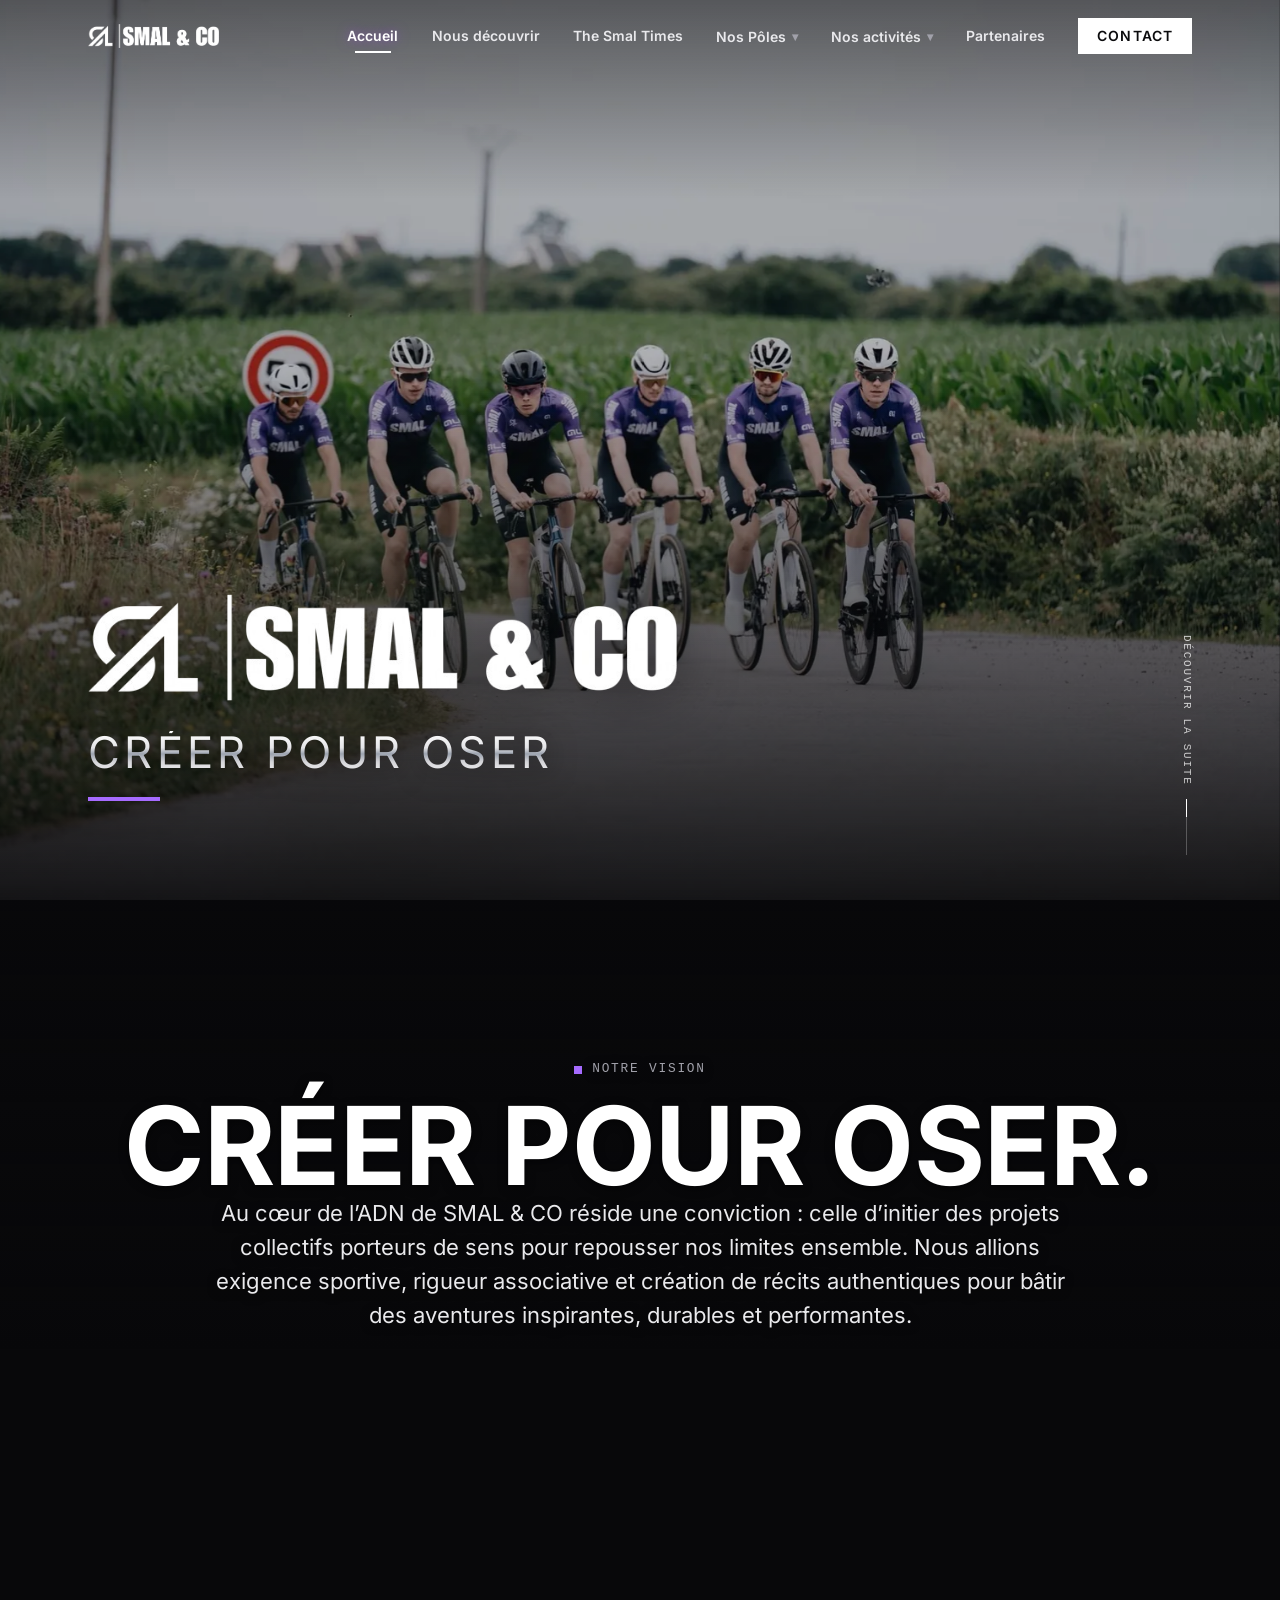
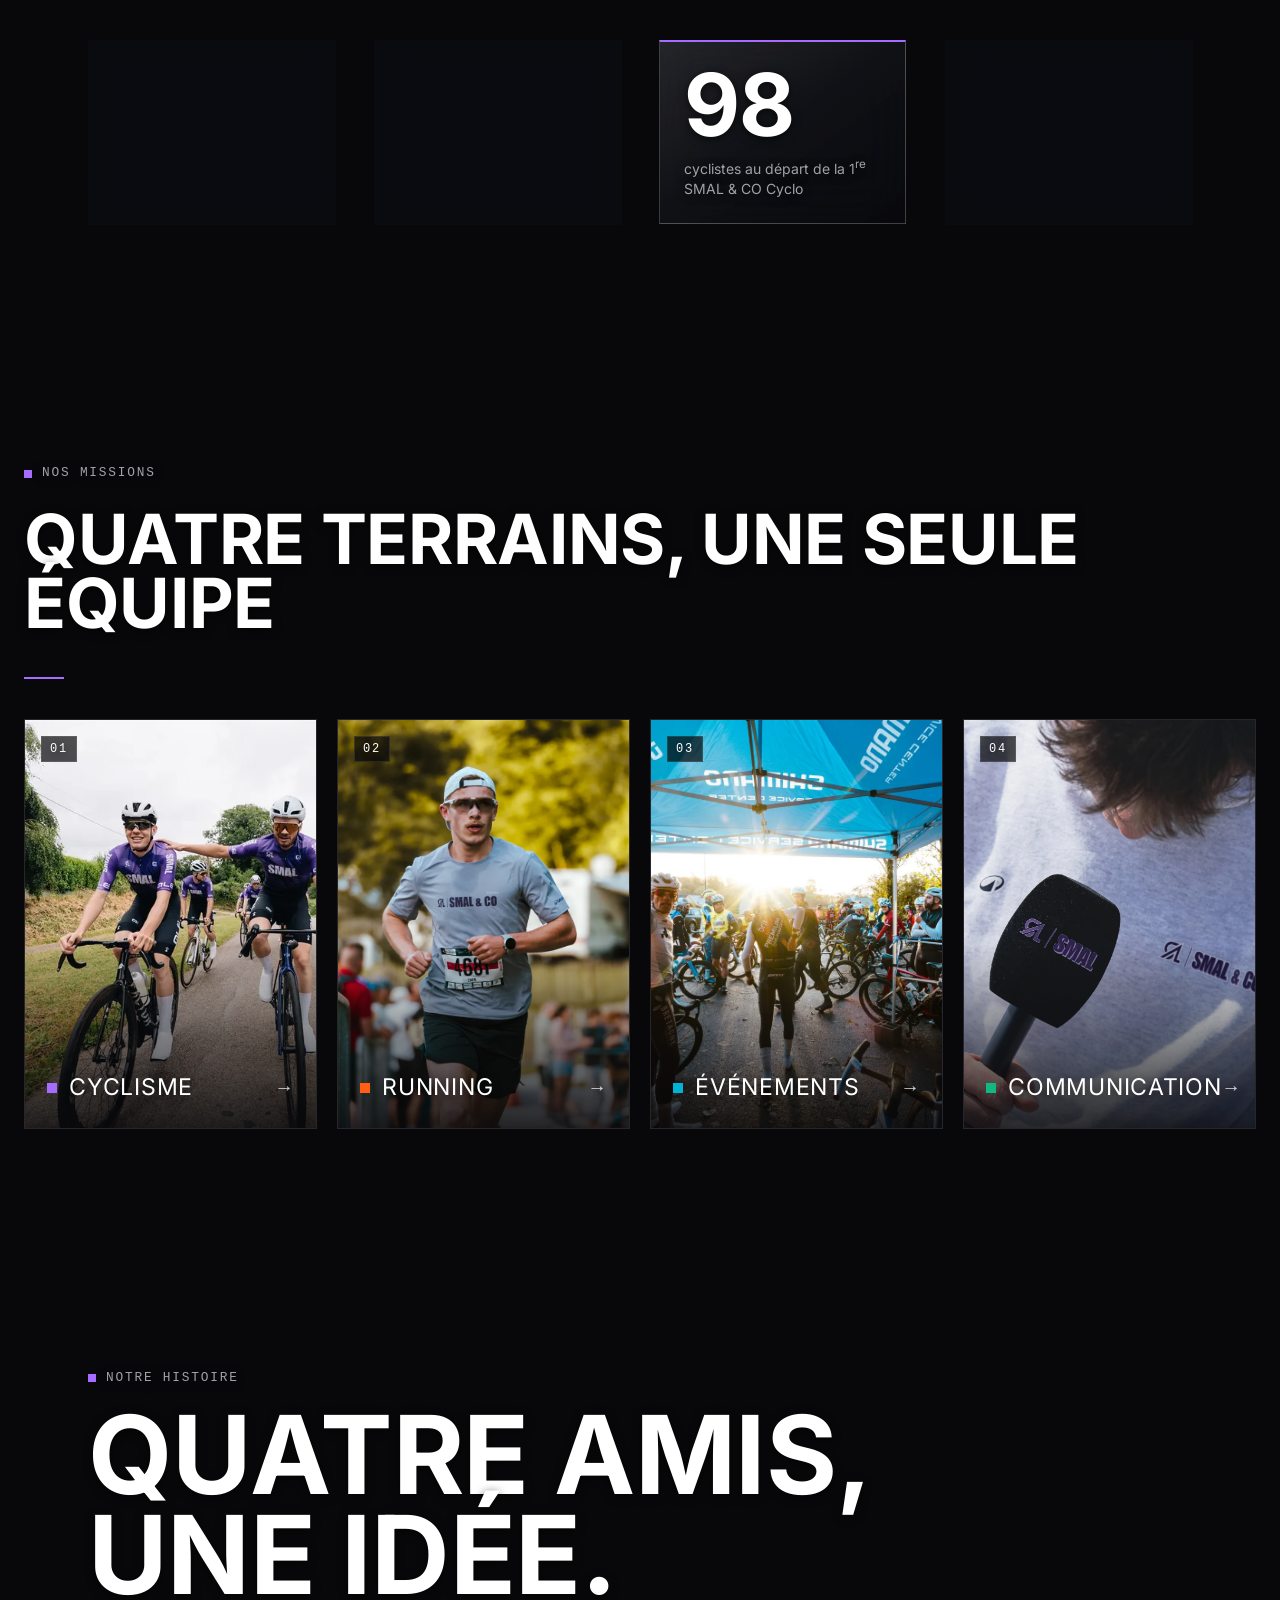
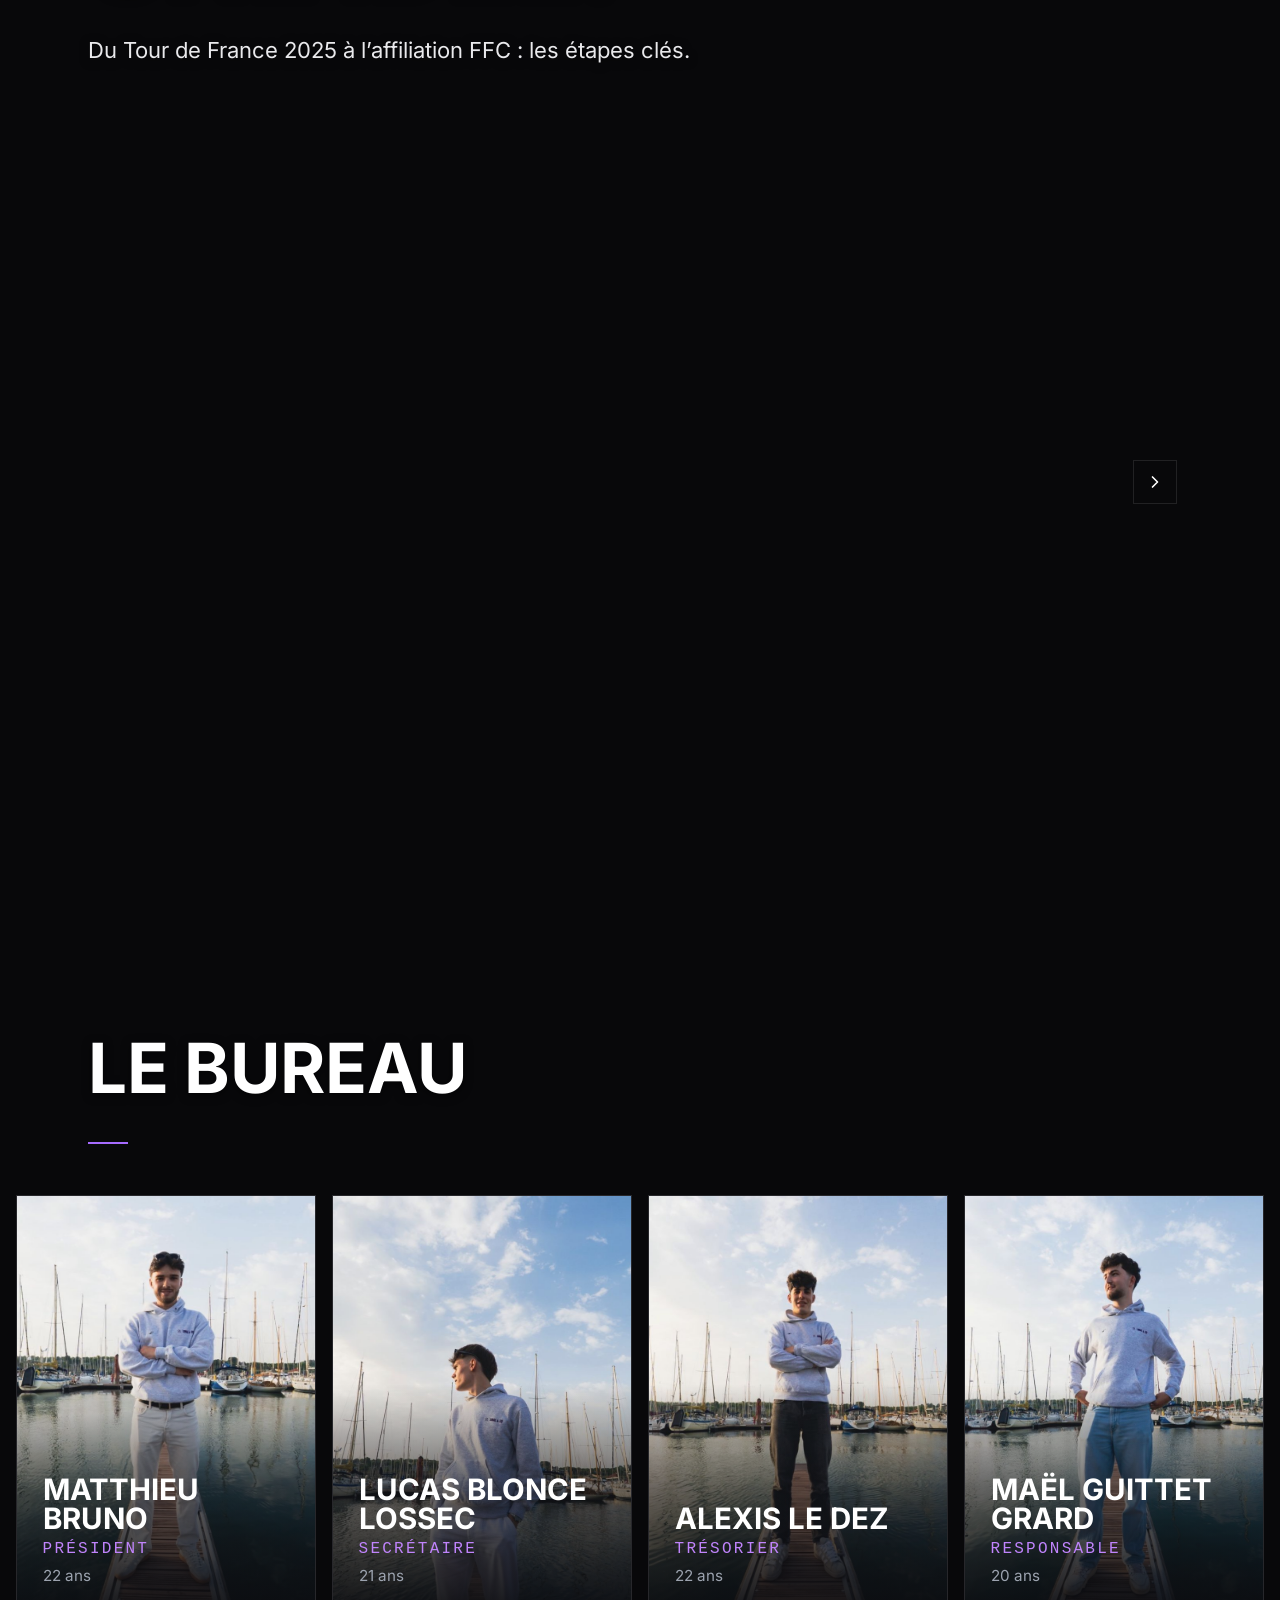
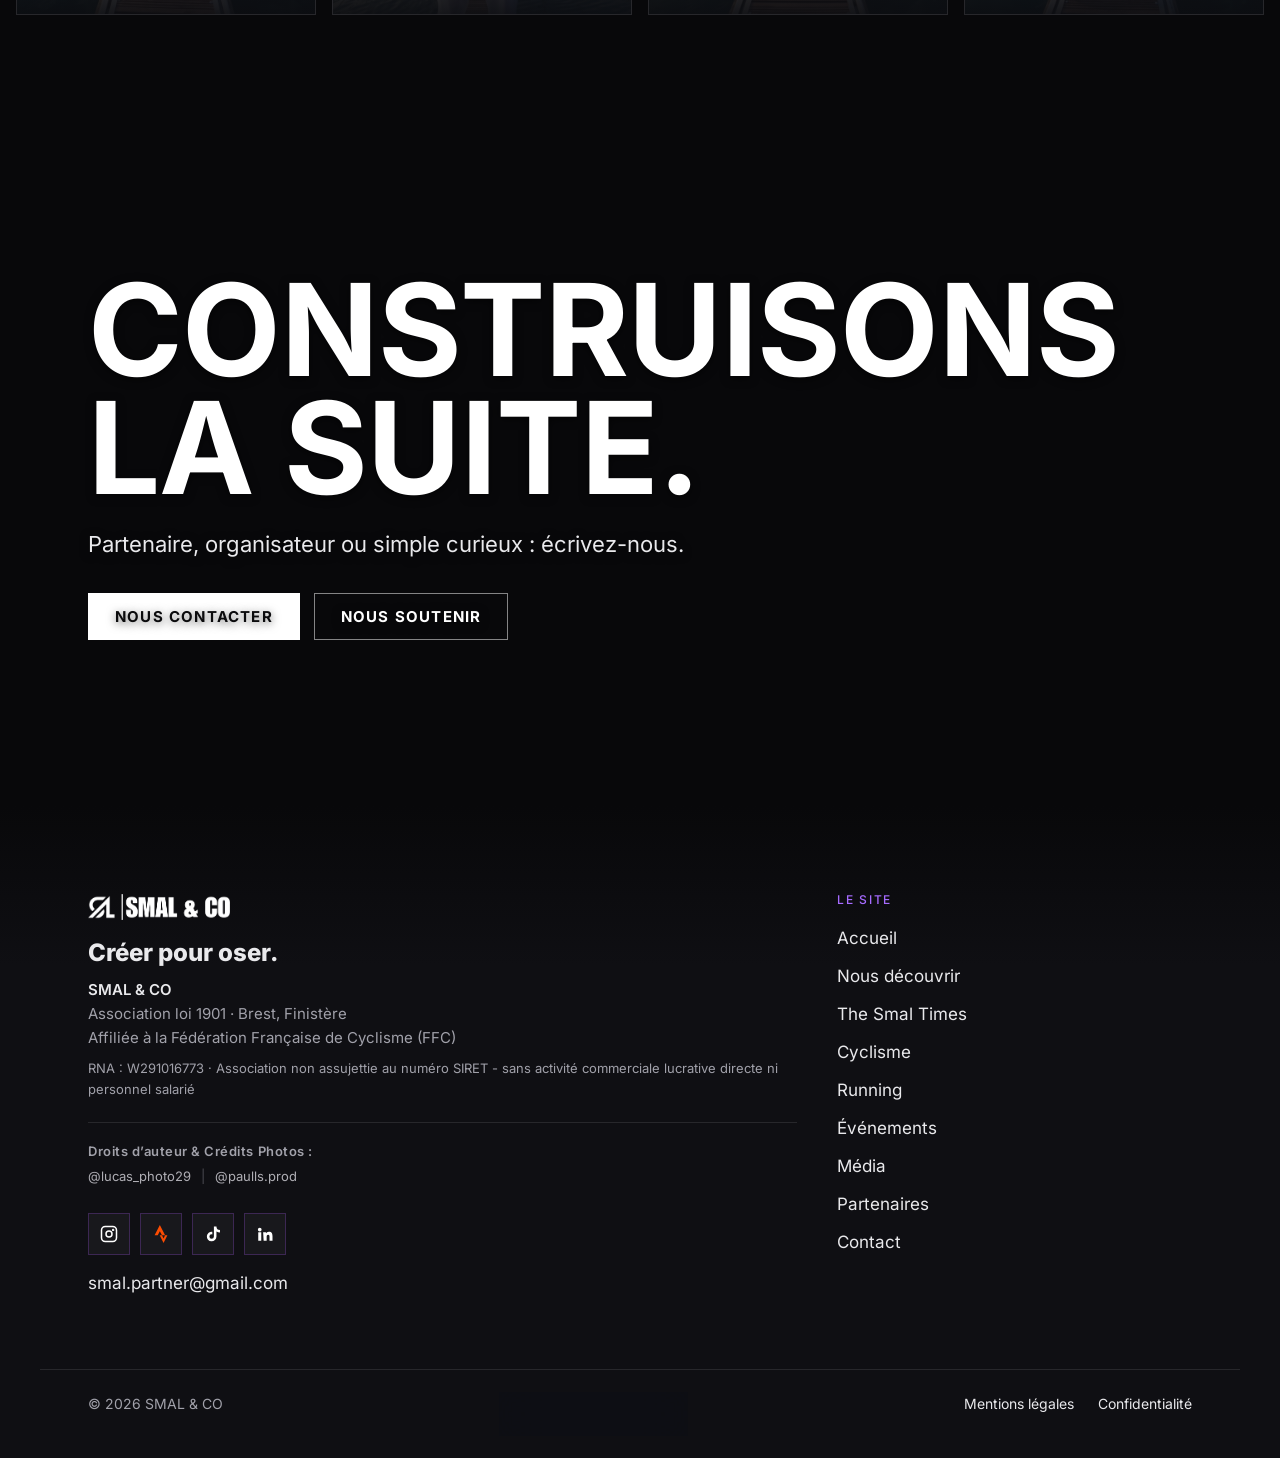
<file: index.html>
<!doctype html>
<html lang="fr">
<head>
<meta charset="utf-8">
<meta name="viewport" content="width=device-width, initial-scale=1">
<meta name="robots" content="noindex, nofollow">
<title>SMAL & CO — Créer pour oser</title>
<meta name="description" content="SMAL & CO, association sportive brestoise : une équipe cycliste affiliée à la FFC, une section running et trail, des événements et un studio de contenus.">
<meta name="theme-color" content="#111215">
<link rel="icon" href="logos/smal-mark.png" type="image/png">
<link rel="canonical" href="https://smal-co-web.pages.dev/">
<meta property="og:type" content="website">
<meta property="og:locale" content="fr_FR">
<meta property="og:site_name" content="SMAL &amp; CO">
<meta property="og:title" content="SMAL & CO — Créer pour oser">
<meta property="og:description" content="SMAL & CO, association sportive brestoise : une équipe cycliste affiliée à la FFC, une section running et trail, des événements et un studio de contenus.">
<meta property="og:url" content="https://smal-co-web.pages.dev/">
<meta property="og:image" content="https://smal-co-web.pages.dev/img/og-default.jpg">
<meta property="og:image:width" content="1200">
<meta property="og:image:height" content="630">
<meta name="twitter:card" content="summary_large_image">
<meta name="twitter:title" content="SMAL & CO — Créer pour oser">
<meta name="twitter:description" content="SMAL & CO, association sportive brestoise : une équipe cycliste affiliée à la FFC, une section running et trail, des événements et un studio de contenus.">
<meta name="twitter:image" content="https://smal-co-web.pages.dev/img/og-default.jpg">
<link rel="manifest" href="site.webmanifest">
<link rel="preload" href="fonts/inter-variable.woff2" as="font" type="font/woff2" crossorigin>
<link rel="stylesheet" href="assets/site.css">
<script type="application/ld+json">
{
 "@context": "https://schema.org",
 "@type": "SportsOrganization",
 "name": "SMAL & CO",
 "legalName": "Association SMAL",
 "url": "https://smal-co-web.pages.dev/",
 "logo": "https://smal-co-web.pages.dev/logos/smal-mark.png",
 "sport": [
  "Cyclisme",
  "Course à pied"
 ],
 "foundingDate": "2026-01-13",
 "address": {
  "@type": "PostalAddress",
  "addressLocality": "Brest",
  "postalCode": "29200",
  "addressRegion": "Bretagne",
  "addressCountry": "FR"
 },
 "sameAs": [
  "https://www.instagram.com/smal__co/",
  "https://www.strava.com/clubs/smal__co",
  "https://www.tiktok.com/@smal__co",
  "https://www.linkedin.com/in/smal-co-a187363a7"
 ]
}
</script>
<script>document.documentElement.classList.add('js')</script>
</head>
<body>
<a class="skip" href="#contenu">Aller au contenu</a>

<header class="top" data-header>
 <div class="wrap top-in">
  <a class="brand" href="/" aria-label="SMAL & CO, accueil"><img src="logos/smal-co-blanc.png" alt="SMAL & CO" width="682" height="125"></a>
  <nav id="menu" class="nav" aria-label="Navigation principale">
   <a class="active" aria-current="page" href="/">Accueil</a>
   <a href="/qui-sommes-nous.html">Nous découvrir</a>
   <a href="/smal-times.html">The Smal Times</a>
   <div class="nav-dd">
    <button class="nav-dd-toggle" type="button" aria-expanded="false" aria-controls="nav-poles">Nos Pôles <span class="chevron-down" aria-hidden="true">▾</span></button>
    <div class="dropdown-menu" id="nav-poles">
    <a class="dropdown-item" href="/cyclisme.html"><span class="dropdown-item-badge">PÔLE 01</span><span class="dropdown-item-title">Team SMAL &amp; CO Cycling</span></a>
    <a class="dropdown-item" href="/running.html"><span class="dropdown-item-badge">PÔLE 02</span><span class="dropdown-item-title">Team SMAL &amp; CO Running</span></a>
    </div>
   </div>
   <div class="nav-dd">
    <button class="nav-dd-toggle" type="button" aria-expanded="false" aria-controls="nav-activites">Nos activités <span class="chevron-down" aria-hidden="true">▾</span></button>
    <div class="dropdown-menu" id="nav-activites">
    <a class="dropdown-item" href="/evenements.html"><span class="dropdown-item-badge">COMMUNAUTÉ</span><span class="dropdown-item-title">Événements &amp; Social Rides</span></a>
    <a class="dropdown-item" href="/communication.html"><span class="dropdown-item-badge">STUDIO</span><span class="dropdown-item-title">Média &amp; Création de contenu</span></a>
    </div>
   </div>
   <a href="/partenaires.html">Partenaires</a>
   <a class="btn btn-small" href="/contact.html">Contact</a>
  </nav>
  <button class="burger" type="button" aria-expanded="false" aria-controls="menu" data-burger><span class="sr">Menu</span><i></i><i></i></button>
 </div>
</header>

<main id="contenu">

<section class="hero hero-logo" data-hero>
 <img width="1600" height="1067" class="hero-img" src="img/hero-peloton.webp" alt="" fetchpriority="high">
 <img width="1600" height="1067" class="hero-img hero-img-blur" src="img/hero-peloton.webp" alt="" aria-hidden="true">
 <div class="hero-veil" aria-hidden="true"></div>
 <div class="hero-shade"></div>
 <div class="wrap hero-in">
  <div class="hero-brand-wrap">
   <h1 class="hero-brand-logo"><img src="logos/smal-co-blanc.png" alt="SMAL & CO" width="682" height="125"></h1>
   <p class="hero-brand-subtitle"><span class="w" style="--i:0">Créer</span> <span class="w" style="--i:1">pour</span> <span class="w" style="--i:2">oser</span></p>
   <span class="hero-bar" aria-hidden="true"></span>
  </div>
 </div>
 <a class="hero-next" href="#vision"><span>Découvrir la suite</span><i aria-hidden="true"></i></a>
</section>


<section class="sec vision-objectifs" id="vision">
 <div class="wrap">
  <p class="rv eyebrow" data-reveal>Notre vision</p>
  <h2 class="rv h-xl" data-reveal>Créer pour oser.</h2>
  <p class="rv lead" data-reveal>Au cœur de l’ADN de SMAL & CO réside une conviction : celle d’initier des projets collectifs porteurs de sens pour repousser nos limites ensemble. Nous allions exigence sportive, rigueur associative et création de récits authentiques pour bâtir des aventures inspirantes, durables et performantes.</p>
 </div>
</section>

<section class="sec numbers">
 <div class="wrap nums">
  <div class="rv num" data-reveal><strong><span data-count="4">4</span></strong><span>fondateurs, statuts adoptés en janvier 2026</span></div>
  <div class="rv num" data-reveal style="--d:80ms"><strong><span data-count="7">7</span></strong><span>membres au lancement de SMAL &amp; CO, en mai 2026</span></div>
  <div class="rv num" data-reveal style="--d:160ms"><strong><span data-count="100">100</span></strong><span>cyclistes au départ de la 1<sup>re</sup> SMAL &amp; CO Cyclo</span></div>
  <div class="rv num" data-reveal style="--d:240ms"><strong><span data-count="3">3</span></strong><span>partenaires majeurs : Hobby Cycles, Overstim.s, PG Tubes</span></div>
 </div>
</section>

<!-- MISSIONS : panneaux épurés (image + mot-clé) -->
<section class="missions-section">
 <div class="missions-container">
  <div class="missions-header">
   <p class="rv eyebrow" data-reveal>Nos missions</p>
   <h2 class="rv missions-title" data-reveal>Quatre terrains, une seule équipe</h2>
  </div>
  <div class="showcase-grid">
   <a href="/cyclisme.html" class="showcase-card">
    <img src="img/maillot2.webp" width="800" height="533" alt="Pôle Cyclisme SMAL & CO" class="showcase-img" loading="lazy" decoding="async">
    <div class="showcase-overlay"></div>
    <div class="showcase-footer"><span class="showcase-label">Cyclisme</span><span class="showcase-arrow" aria-hidden="true">→</span></div>
   </a>
   <a href="/running.html" class="showcase-card">
    <img src="img/running-guerledan.webp" width="1777" height="1000" alt="Coureur SMAL & CO en plein effort à Guerlédan" class="showcase-img img-running" loading="lazy" decoding="async">
    <div class="showcase-overlay"></div>
    <div class="showcase-footer"><span class="showcase-label">Running</span><span class="showcase-arrow" aria-hidden="true">→</span></div>
   </a>
   <a href="/evenements.html" class="showcase-card">
    <img src="img/evenements-cyclo.webp" width="1600" height="900" alt="Cyclistes réunis sous le barnum de la SMAL & CO Cyclo" class="showcase-img img-events" loading="lazy" decoding="async">
    <div class="showcase-overlay"></div>
    <div class="showcase-footer"><span class="showcase-label">Événements</span><span class="showcase-arrow" aria-hidden="true">→</span></div>
   </a>
   <a href="/communication.html" class="showcase-card">
    <img src="img/micro-smal.webp" width="1000" height="1697" alt="Micro SMAL & CO en interview" class="showcase-img img-com" loading="lazy" decoding="async">
    <div class="showcase-overlay"></div>
    <div class="showcase-footer"><span class="showcase-label">Communication</span><span class="showcase-arrow" aria-hidden="true">→</span></div>
   </a>
  </div>
 </div>
</section>

<!-- HISTOIRE -->
<section class="sec" id="histoire">
 <div class="wrap">
  <p class="rv eyebrow" data-reveal>Notre histoire</p>
  <h2 class="rv h-xl" data-reveal>Quatre amis,<br>une idée.</h2>
  <p class="rv lead" data-reveal style="margin:28px 0 clamp(56px,8vw,110px)">Du Tour de France 2025 à l’affiliation FFC : les étapes clés.</p>

  <div class="scroll-gallery-wrapper">
  <ol class="story" id="timeline-track" tabindex="0" aria-label="Frise chronologique, défilement horizontal">
   <li class="step">
    <div class="rv step-txt" data-reveal>
     <time>Juillet 2025</time>
     <h3 class="h-md">L’étincelle du Tour de France</h3>
     <p>Le Tour de France 2025 passe, l’euphorie nous gagne : on lance notre propre aventure. SMAL, c’est d’abord « <em>Studios of Matthieu And Lucas</em> ». Puis Alexis et Maël montent à bord : place aux « <em>Studios of Matthieu, Maël, Alexis & Lucas</em> ».</p>
    </div>
    <div class="rv step-pics step-logo" data-reveal style="--d:120ms"><img width="800" height="800" src="assets/images/histoire/premier-logo-smal.webp" alt="Le tout premier logo SMAL : monogramme et lettrage violets" loading="lazy" decoding="async"></div>
   </li>

   <li class="step">
    <div class="rv step-txt" data-reveal>
     <time>13 janvier 2026</time>
     <h3 class="h-md">L’assemblée constitutive de l’association SMAL</h3>
     <p>Statuts adoptés à l’unanimité, premier bureau élu : l’association SMAL est déclarée à Brest. SMAL & CO n’existe pas encore. Cap fixé : une tenue commune et l’Étape du Tour.</p>
    </div>
    <div class="rv step-card" data-reveal style="--d:120ms"><div><strong>4</strong><span>fondateurs · statuts adoptés à l’unanimité</span></div></div>
   </li>

   <li class="step">
    <div class="rv step-txt" data-reveal>
     <time>Avril 2026</time>
     <h3 class="h-md">Premières courses & naissance du studio de création</h3>
     <p>Trophée Centre Morbihan, Penn ar Bed, Sébaco : les membres s’autofinancent et filment tout en immersion (Reels, TikTok, photos). De ces reportages terrain naît l’idée d’un vrai studio de création.</p>
    </div>
    <div class="rv step-pics" data-reveal style="--d:120ms"><img width="800" height="1422" src="assets/images/histoire/avril2026-off-1.webp" alt="Coulisses de la Penn ar Bed : un membre de SMAL filme depuis la voiture suiveuse" loading="lazy" decoding="async"><img width="800" height="1422" src="assets/images/histoire/avril2026-off-2.webp" alt="Interview d’un coureur à l’arrivée de la Penn ar Bed par l’équipe SMAL" loading="lazy" decoding="async"></div>
   </li>

   <li class="step">
    <div class="rv step-txt" data-reveal>
     <time>22 mai 2026</time>
     <h3 class="h-md">Lancement de SMAL & CO, une tenue civile à sept</h3>
     <p>Le projet grandit : SMAL & CO naît, collectif élargi de SMAL. Les 4 co-fondateurs du bureau sont rejoints par 3 membres actifs. On est sept.</p>
    </div>
    <div class="rv step-pics" data-reveal style="--d:120ms"><img width="800" height="576" src="assets/images/histoire/shooting-civil-1.webp" alt="Les sept membres en sweats SMAL & CO sur le port" loading="lazy" decoding="async"><img width="800" height="1320" src="assets/images/histoire/shooting-civil-3.webp" alt="Deux membres en t-shirts blancs SMAL & CO" loading="lazy" decoding="async"></div>
   </li>

   <li class="step">
    <div class="rv step-txt" data-reveal>
     <time>24 mai 2026</time>
     <h3 class="h-md">Guerlédan : le running entre en scène</h3>
     <p>L’équipe chausse les baskets autour du lac de Guerlédan. Emmenés par Ewen Premel, chef de file de la discipline, la course à pied et le trail deviennent notre deuxième pôle sportif.</p>
    </div>
    <div class="rv step-pics" data-reveal style="--d:120ms"><img width="800" height="450" src="img/guerledan1.webp" alt="Départ de la course de Guerlédan" loading="lazy" decoding="async"><img width="800" height="483" src="img/guerledan2.webp" alt="L’équipe réunie à Guerlédan" loading="lazy" decoding="async"></div>
   </li>

   <li class="step">
    <div class="rv step-txt" data-reveal>
     <time>28 juin 2026</time>
     <h3 class="h-md">Les premières tenues avec Alé Cycling</h3>
     <p>Nos toutes premières tenues cyclistes sont dévoilées, conçues avec le soutien de la marque italienne Alé Cycling.</p>
    </div>
    <div class="rv step-pics" data-reveal style="--d:120ms"><img width="800" height="534" src="assets/images/histoire/shooting-ale-groupe-1.webp" alt="Les membres de SMAL & CO alignés en tenue violette Alé Cycling, lors du shooting en studio" loading="lazy" decoding="async"></div>
   </li>

   <li class="step">
    <div class="rv step-txt" data-reveal>
     <time>19 juillet 2026</time>
     <h3 class="h-md">L’Étape du Tour : premier grand défi collectif</h3>
     <p>Les sept au départ de l’Étape du Tour, direction l’Alpe d’Huez. Une journée d’effort en montagne qui soude l’équipe, et des vacances inoubliables entre potes.</p>
    </div>
    <div class="rv step-pics" data-reveal style="--d:120ms"><img width="800" height="532" src="img/IMG_6418.webp" alt="Les coureurs SMAL & CO dans l’ascension de l’Étape du Tour, face aux sommets alpins" loading="lazy" decoding="async"></div>
   </li>

   <li class="step">
    <div class="rv step-txt" data-reveal>
     <time>Septembre 2026</time>
     <h3 class="h-md">Le Défi KOM Plougastel</h3>
     <p>Notre premier challenge ouvert à tous : un chrono à battre sur notre segment Strava à Plougastel. À la clé pour les vainqueurs homme et femme : maillots et bons d’achat Hobby Cycles.</p>
    </div>
    <div class="rv step-pics" data-reveal style="--d:120ms"><img width="800" height="1067" src="assets/images/histoire/defi-plougastel-1.webp" alt="Couronne rouge peinte sur la route, repère du segment KOM de Plougastel" loading="lazy" decoding="async"><img width="800" height="1067" src="assets/images/histoire/defi-plougastel-2.webp" alt="Couronne bleue peinte sur la route, repère du segment KOM de Plougastel" loading="lazy" decoding="async"></div>
   </li>

   <li class="step">
    <div class="rv step-txt" data-reveal>
     <time>16 septembre 2026</time>
     <h3 class="h-md">Affiliation FFC & création de la Team 2027</h3>
     <p>Officiellement affiliés à la Fédération Française de Cyclisme. La team de compétition SMAL & CO est créée, prête pour 2027.</p>
    </div>
    <div class="rv step-card cobrand" data-reveal style="--d:120ms"><div><div class="cobrand-logos"><img width="682" height="125" src="logos/smal-co-blanc.png" alt="SMAL & CO" loading="lazy" decoding="async"><i aria-hidden="true">×</i><img class="cobrand-ffc" src="logos/ffc.svg" alt="Logo FFC" loading="lazy" decoding="async"></div><span>Club affilié · Team 2027</span></div></div>
   </li>

   <li class="step">
    <div class="rv step-txt" data-reveal>
     <time>Octobre 2026</time>
     <h3 class="h-md">Partenariats officiels & SMAL & CO Cyclo</h3>
     <p>Premiers partenaires majeurs signés : Hobby Cycles, Overstim.s et PG Tubes. Le 18, la section running court à Rennes ; le 25, 1<sup>re</sup> « SMAL & CO CYCLO » avec 100 cyclistes au départ.</p>
     <ul class="partners-strip" aria-label="Premiers partenaires">
      <li><img width="166" height="169" src="logos/hobby-cycles.png" alt="Hobby Cycles" loading="lazy" decoding="async"></li>
      <li><img width="535" height="261" src="logos/overstims.png" alt="Overstim.s" loading="lazy" decoding="async"></li>
      <li><img width="361" height="118" src="logos/pg-tubes.png" alt="PG Tubes" loading="lazy" decoding="async"></li>
     </ul>
    </div>
    <div class="rv step-pics" data-reveal style="--d:120ms"><img width="800" height="450" src="img/rennes1.webp" alt="Coureur SMAL & CO dans les rues de Rennes" loading="lazy" decoding="async"><img width="800" height="1422" src="img/rennes3.webp" alt="Coureur SMAL & CO à Rennes" loading="lazy" decoding="async"></div>
   </li>

   <li class="step is-goal">
    <div class="rv step-txt" data-reveal>
     <time>2027 · Objectif</time>
     <h3 class="h-md">La saison de compétition</h3>
     <p>Structurer l’équipe, courir les épreuves régionales et lancer de nouveaux projets sportifs et médiatiques.</p>
    </div>
    <div class="rv step-card" data-reveal style="--d:120ms"><div><strong>2027</strong><span>on écrit la suite</span></div></div>
   </li>
  </ol>
  <button class="scroll-indicator scroll-prev" id="timeline-prev" type="button" aria-label="Étape précédente" aria-controls="timeline-track"><svg aria-hidden="true" viewBox="0 0 24 24" width="20" height="20" fill="none" stroke="currentColor" stroke-width="2" stroke-linecap="round" stroke-linejoin="round"><path d="M9 6l6 6-6 6"/></svg></button>
  <button class="scroll-indicator scroll-next" id="timeline-next" type="button" aria-label="Étape suivante" aria-controls="timeline-track"><svg aria-hidden="true" viewBox="0 0 24 24" width="20" height="20" fill="none" stroke="currentColor" stroke-width="2" stroke-linecap="round" stroke-linejoin="round"><path d="M9 6l6 6-6 6"/></svg></button>
  </div>
 </div>
</section>

<section class="sec sec-tight sec-alt">
 <div class="wrap">
  <h2 class="rv h-lg" data-reveal>Le bureau</h2>
  <ul class="bureau-grid">
   <li class="bureau-card"><img src="team/matthieu-bruno.jpg" alt="Matthieu Bruno" class="bureau-img" width="800" height="980" loading="lazy" decoding="async"><div class="bureau-overlay"></div><div class="bureau-content"><h3 class="bureau-name">Matthieu Bruno</h3><span class="bureau-role">Président</span><span class="bureau-age">22 ans</span></div></li>
   <li class="bureau-card"><img src="team/lucas-blonce-lossec.jpg" alt="Lucas Blonce Lossec" class="bureau-img" width="800" height="1070" loading="lazy" decoding="async"><div class="bureau-overlay"></div><div class="bureau-content"><h3 class="bureau-name">Lucas Blonce Lossec</h3><span class="bureau-role">Secrétaire</span><span class="bureau-age">21 ans</span></div></li>
   <li class="bureau-card"><img src="team/alexis-le-dez.jpg" alt="Alexis Le Dez" class="bureau-img" width="800" height="1012" loading="lazy" decoding="async"><div class="bureau-overlay"></div><div class="bureau-content"><h3 class="bureau-name">Alexis Le Dez</h3><span class="bureau-role">Trésorier</span><span class="bureau-age">22 ans</span></div></li>
   <li class="bureau-card"><img src="team/mael-guittet-grard.jpg" alt="Maël Guittet Grard" class="bureau-img" width="800" height="1052" loading="lazy" decoding="async"><div class="bureau-overlay"></div><div class="bureau-content"><h3 class="bureau-name">Maël Guittet Grard</h3><span class="bureau-role">Responsable</span><span class="bureau-age">20 ans</span></div></li>
  </ul>
 </div>
</section>

<section class="cta-final">
 <div class="wrap">
  <h2 class="rv h-xl" data-reveal>Construisons la suite.</h2>
  <p class="rv lead" data-reveal>Partenaire, organisateur ou simple curieux : écrivez-nous.</p>
  <div class="rv cta-row" data-reveal><a class="btn" href="/contact.html">Nous contacter</a><a class="btn btn-ghost" href="/partenaires.html#soutenir">Nous soutenir</a></div>
 </div>
</section>
</main>

<footer class="foot">
 <div class="wrap foot-in">
  <div>
   <img class="foot-logo" src="logos/smal-co-blanc.png" alt="SMAL & CO" width="682" height="125" loading="lazy" decoding="async">
   <p class="foot-sig">Créer pour oser.</p>
   <div class="footer-legal-info">
    <p class="association-name">SMAL &amp; CO</p>
    <p>Association loi 1901 · Brest, Finistère</p>
    <p>Affiliée à la Fédération Française de Cyclisme (FFC)</p>
    <p class="legal-registration">RNA : W291016773 · Association non assujettie au numéro SIRET - sans activité commerciale lucrative directe ni personnel salarié</p>
   </div>
   <div class="footer-copyright-section">
    <span class="copyright-title">Droits d’auteur &amp; Crédits Photos :</span>
    <div class="copyright-links">
     <a href="https://instagram.com/lucas_photo29" target="_blank" rel="noopener noreferrer" class="insta-credit">@lucas_photo29</a>
     <span class="separator" aria-hidden="true">|</span>
     <a href="https://instagram.com/paulls.prod" target="_blank" rel="noopener noreferrer" class="insta-credit">@paulls.prod</a>
    </div>
   </div>
   <div class="soc-row"><a class="soc-ico soc-ig" href="https://www.instagram.com/smal__co/" target="_blank" rel="noopener noreferrer" aria-label="Instagram" data-tip="Instagram"><svg viewBox="0 0 24 24" width="18" height="18" fill="none" stroke="currentColor" stroke-width="2" stroke-linecap="round" stroke-linejoin="round" aria-hidden="true"><rect x="2" y="2" width="20" height="20" rx="5"/><circle cx="12" cy="12" r="4"/><circle cx="17.5" cy="6.5" r=".6" fill="currentColor"/></svg></a><a class="soc-ico soc-st" href="https://www.strava.com/clubs/smal__co" target="_blank" rel="noopener noreferrer" aria-label="Strava" data-tip="Strava"><svg viewBox="0 0 24 24" width="18" height="18" fill="currentColor" aria-hidden="true"><path d="M15.39 17.94l-2.09-4.12h-3.07L15.39 24l5.15-10.18h-3.07m-7-5.6l2.84 5.6h4.17L10.46 0l-7 13.82h4.17"/></svg></a><a class="soc-ico soc-tt" href="https://www.tiktok.com/@smal__co" target="_blank" rel="noopener noreferrer" aria-label="TikTok" data-tip="TikTok"><svg viewBox="0 0 24 24" width="18" height="18" fill="currentColor" aria-hidden="true"><path d="M16.6 2h-3.4v13.4a3 3 0 1 1-3-3c.3 0 .6 0 .9.1V9a6.4 6.4 0 1 0 5.5 6.4V8.6a8 8 0 0 0 4.7 1.5V6.7a4.7 4.7 0 0 1-4.7-4.7z"/></svg></a><a class="soc-ico soc-li" href="https://www.linkedin.com/in/smal-co-a187363a7" target="_blank" rel="noopener noreferrer" aria-label="LinkedIn" data-tip="LinkedIn"><svg viewBox="0 0 24 24" width="18" height="18" fill="currentColor" aria-hidden="true"><path d="M4.98 3.5a2.5 2.5 0 1 1 0 5 2.5 2.5 0 0 1 0-5zM3 9.5h4V21H3zM9.5 9.5h3.8v1.6h.1c.5-1 1.8-2 3.8-2 4 0 4.8 2.6 4.8 6V21h-4v-5.2c0-1.3 0-2.9-1.8-2.9s-2 1.4-2 2.8V21h-4z"/></svg></a></div>
   <p><a href="/contact.html" data-u="smal.partner" data-d="gmail.com">smal.partner [arobase] gmail.com</a></p>
  </div>
  <nav aria-label="Pied de page">
   <h2 class="foot-h">Le site</h2>
   <ul><li><a href="/">Accueil</a></li><li><a href="/qui-sommes-nous.html">Nous découvrir</a></li><li><a href="/smal-times.html">The Smal Times</a></li><li><a href="/cyclisme.html">Cyclisme</a></li><li><a href="/running.html">Running</a></li><li><a href="/evenements.html">Événements</a></li><li><a href="/communication.html">Média</a></li><li><a href="/partenaires.html">Partenaires</a></li><li><a href="/contact.html">Contact</a></li></ul>
  </nav>
 </div>
 <div class="wrap foot-bar"><span>© 2026 SMAL & CO</span><div class="sec-glass" data-sec><button class="sec-chip" type="button" aria-expanded="false" aria-controls="sec-panel"><svg class="sec-shield" viewBox="0 0 28 30" aria-hidden="true"><defs><linearGradient id="secG1" x1="0" y1="0" x2="1" y2="1"><stop offset="0" stop-color="#6b7280"/><stop offset=".45" stop-color="#262930"/><stop offset="1" stop-color="#0b0c0f"/></linearGradient><linearGradient id="secG2" x1="0" y1="0" x2="0" y2="1"><stop offset="0" stop-color="#34d399"/><stop offset="1" stop-color="#065f46"/></linearGradient><linearGradient id="secG3" x1="0" y1="0" x2="0" y2="1"><stop offset="0" stop-color="#fff" stop-opacity=".5"/><stop offset="1" stop-color="#fff" stop-opacity="0"/></linearGradient></defs><path d="M14 1l12 4.5v8.2c0 7.3-5 12.9-12 15.3C7 26.6 2 21 2 13.7V5.5z" fill="url(#secG1)" stroke="rgba(255,255,255,.35)" stroke-width=".8"/><path d="M14 4.6l8.8 3.3v6c0 5.4-3.6 9.6-8.8 11.5-5.2-1.9-8.8-6.1-8.8-11.5v-6z" fill="url(#secG2)"/><path d="M14 4.6l8.8 3.3v3.4C18 9.6 10 9.6 5.2 11.3V7.9z" fill="url(#secG3)"/><path d="M10 14.6l2.9 2.9 5.4-5.6" fill="none" stroke="#fff" stroke-width="2.2" stroke-linecap="round" stroke-linejoin="round"/></svg><span class="sec-chip-txt"><span data-sec-label>Site protégé</span><small>Audit quotidien</small></span><span class="sec-dot" aria-hidden="true"></span></button><div class="sec-panel" id="sec-panel" role="dialog" aria-label="Transparence sécurité" hidden><p class="sec-panel-h" data-sec-title>Site protégé &amp; vérifié</p><p class="sec-panel-date" data-sec-date>Chargement du dernier contrôle…</p><ul class="sec-panel-list" data-sec-list></ul><a href="https://github.com/Maattyeux/smal-co-site/actions/workflows/securite.yml" target="_blank" rel="noopener noreferrer">Vérifier l’historique des contrôles</a></div></div><span class="foot-legal"><a href="/mentions-legales.html">Mentions légales</a><a href="/confidentialite.html">Confidentialité</a></span></div>
</footer>

<script src="assets/site.js" defer></script>
</body>
</html>
</file>
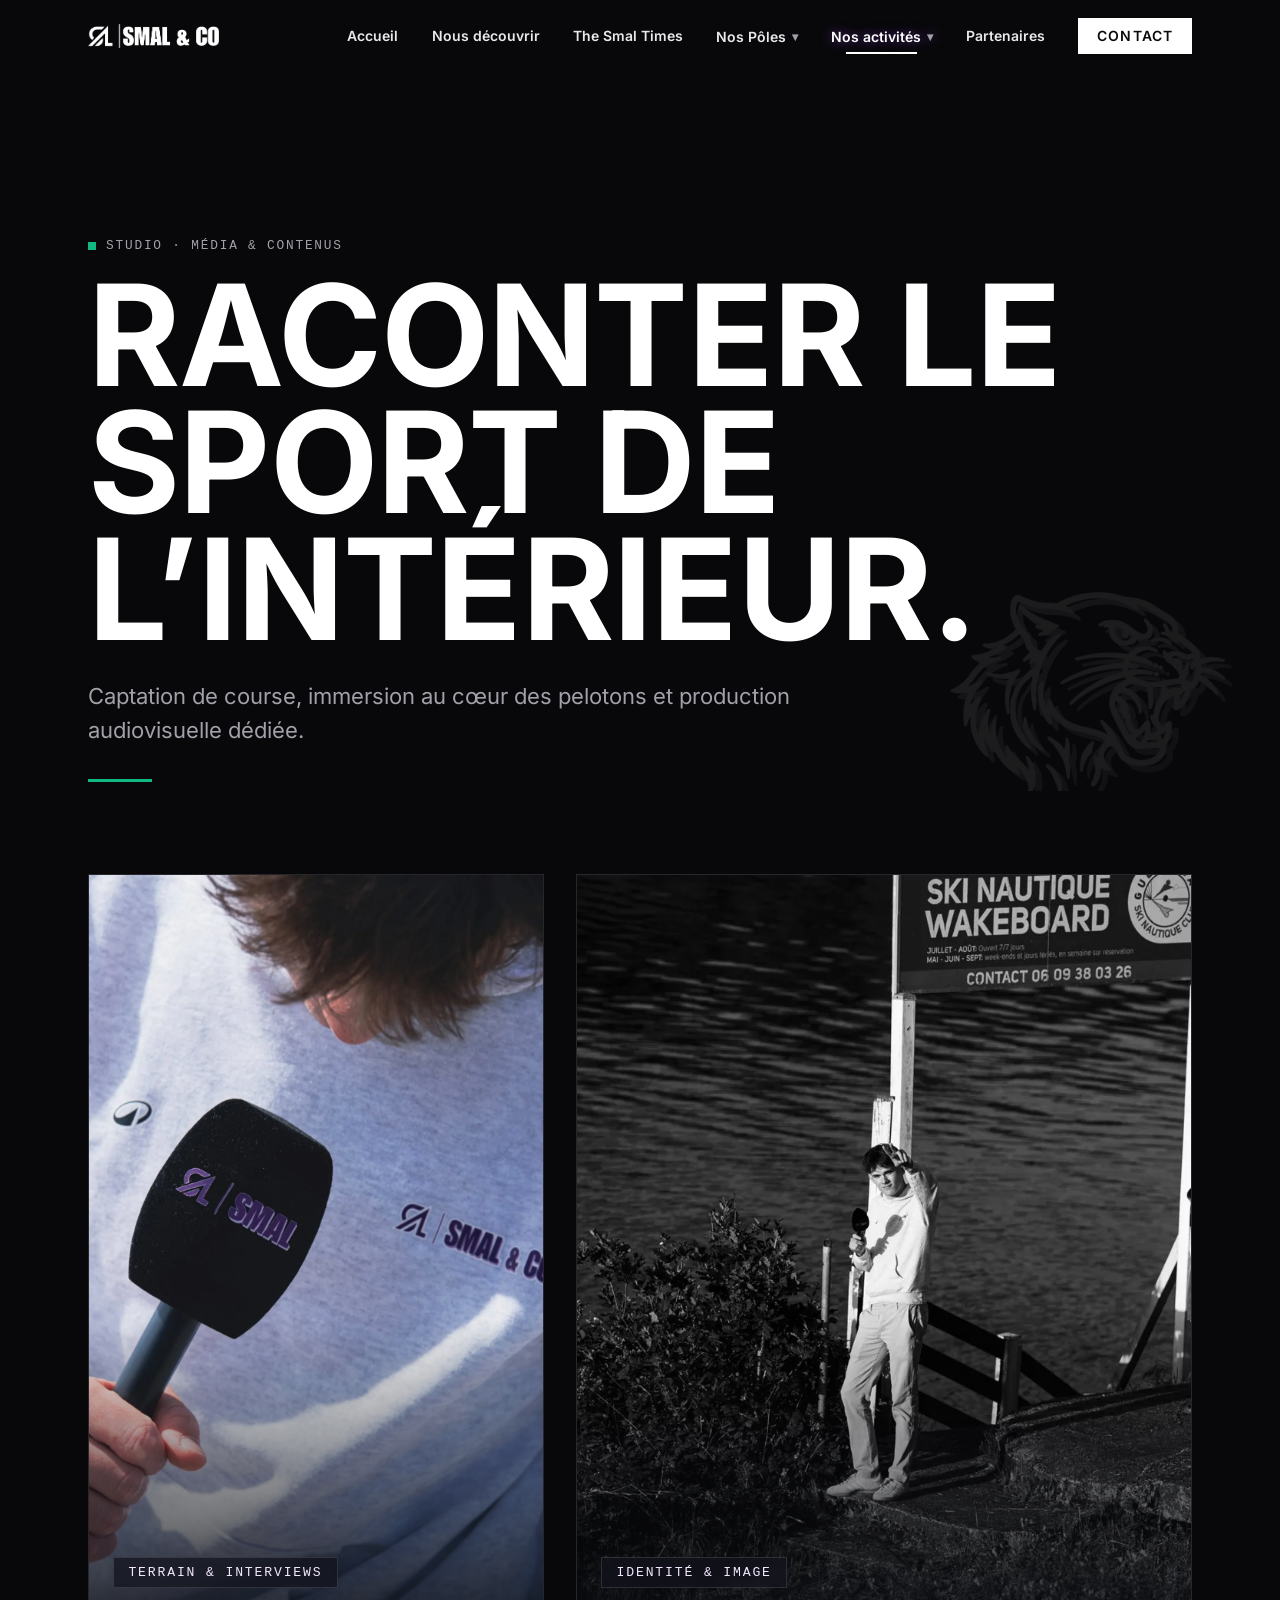
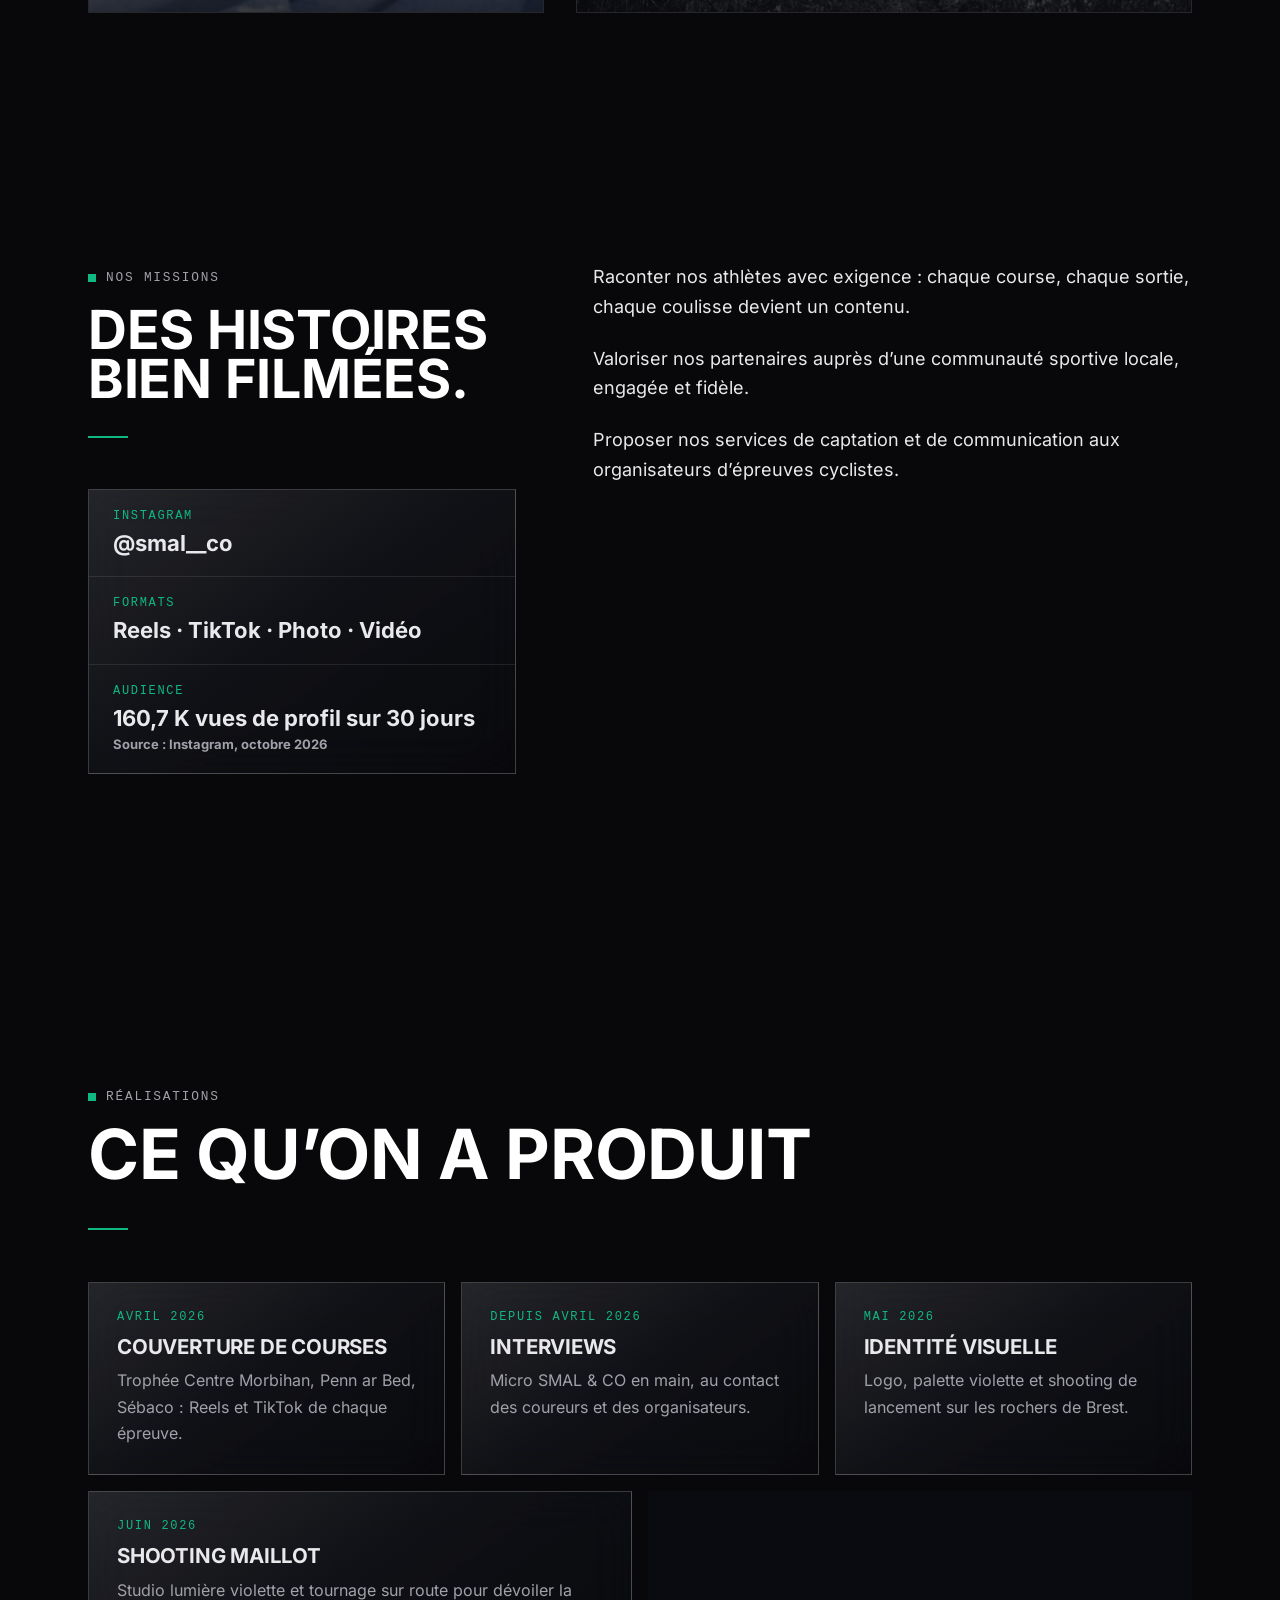
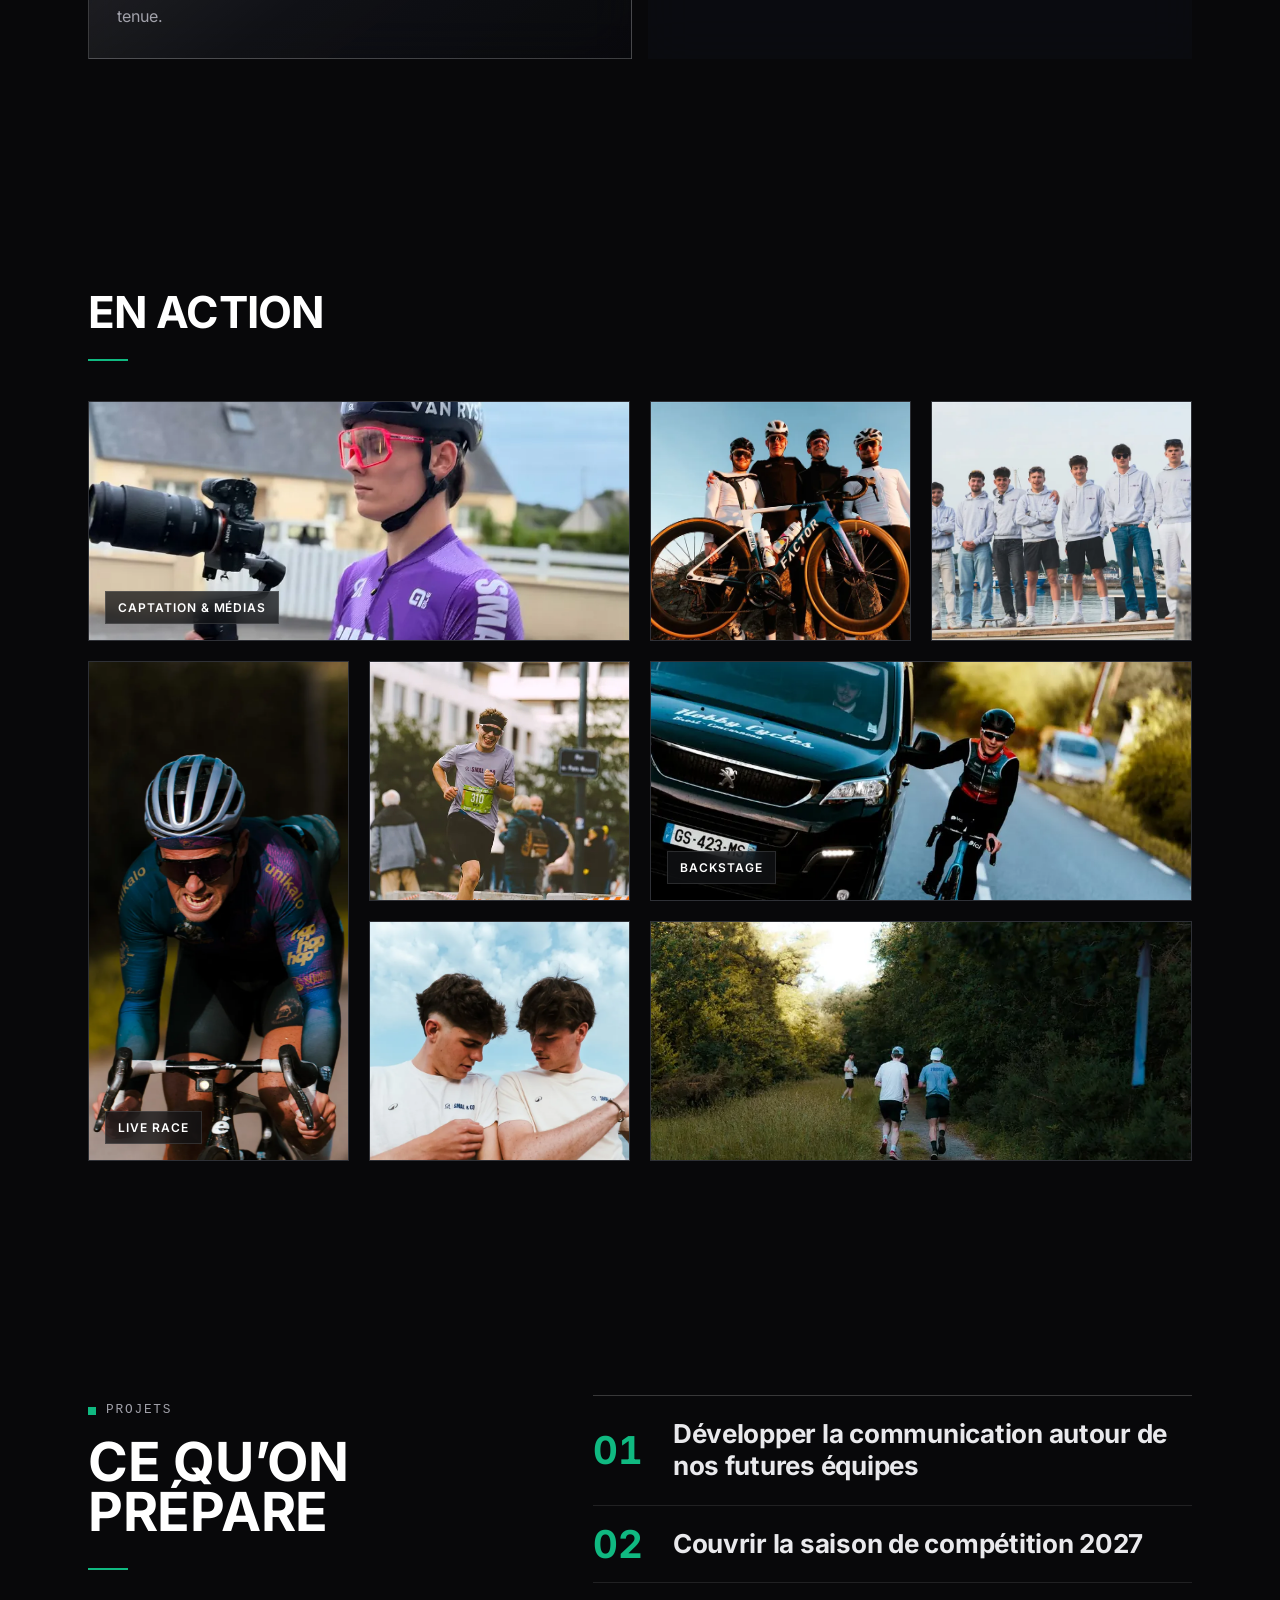
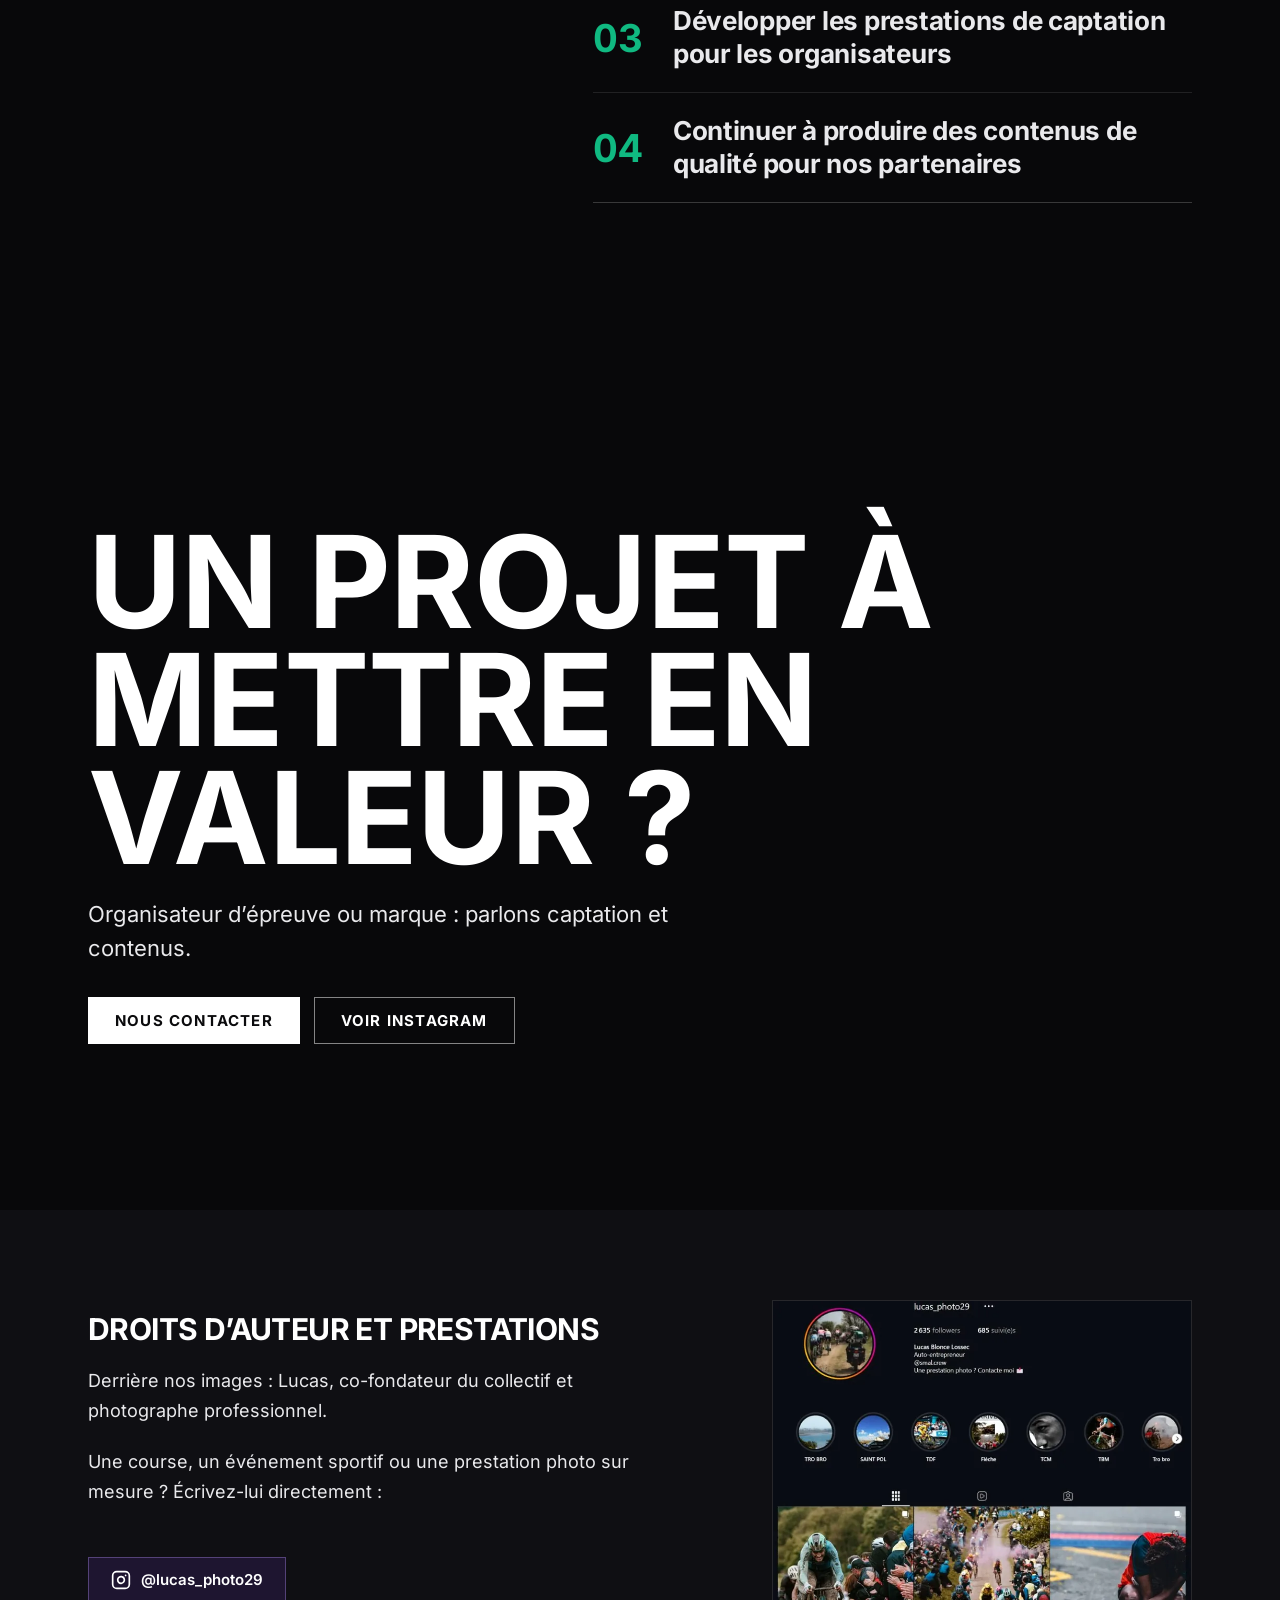
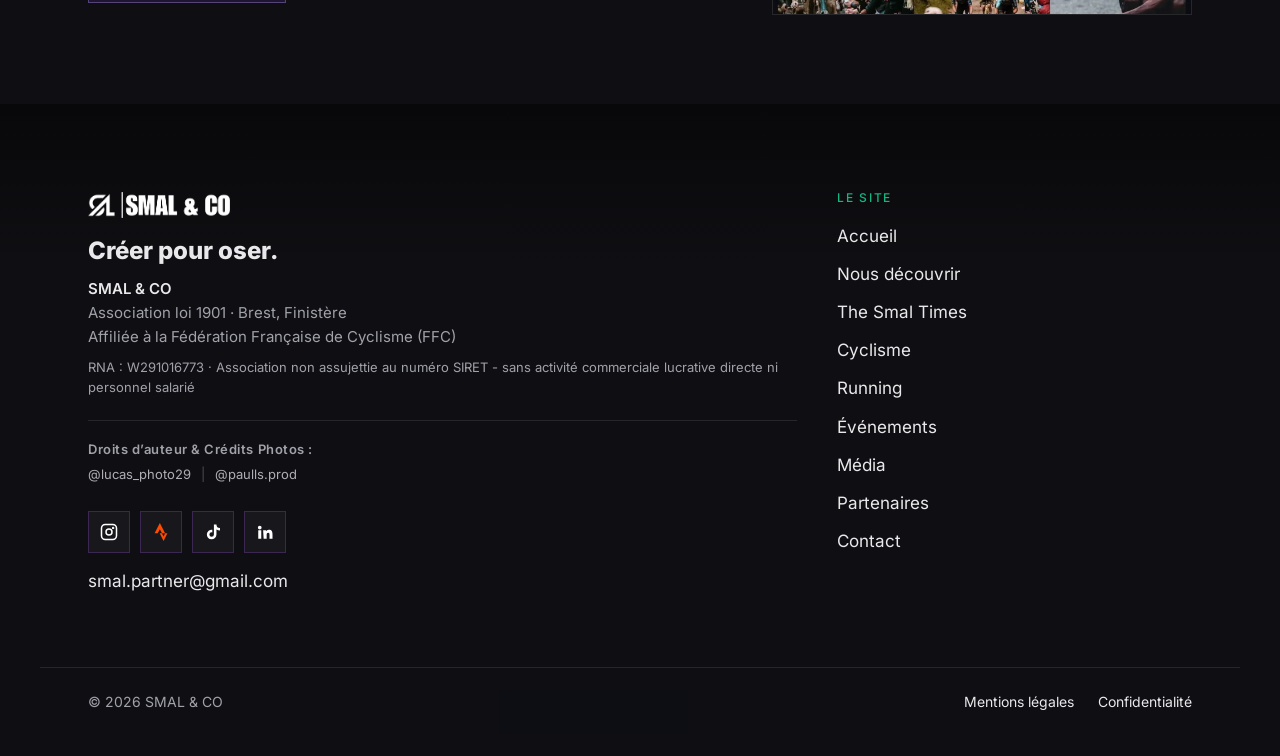
<file: communication.html>
<!doctype html>
<html lang="fr">
<head>
<meta charset="utf-8">
<meta name="viewport" content="width=device-width, initial-scale=1">
<meta name="robots" content="noindex, nofollow">
<title>Communication — SMAL & CO</title>
<meta name="description" content="Le studio de contenus de SMAL & CO : Reels, récits de course et captations d’épreuves cyclistes.">
<meta name="theme-color" content="#111215">
<link rel="icon" href="logos/smal-mark.png" type="image/png">
<link rel="canonical" href="https://smal-co-web.pages.dev/communication.html">
<meta property="og:type" content="website">
<meta property="og:locale" content="fr_FR">
<meta property="og:site_name" content="SMAL &amp; CO">
<meta property="og:title" content="Communication — SMAL & CO">
<meta property="og:description" content="Le studio de contenus de SMAL & CO : Reels, récits de course et captations d’épreuves cyclistes.">
<meta property="og:url" content="https://smal-co-web.pages.dev/communication.html">
<meta property="og:image" content="https://smal-co-web.pages.dev/img/og-default.jpg">
<meta property="og:image:width" content="1200">
<meta property="og:image:height" content="630">
<meta name="twitter:card" content="summary_large_image">
<meta name="twitter:title" content="Communication — SMAL & CO">
<meta name="twitter:description" content="Le studio de contenus de SMAL & CO : Reels, récits de course et captations d’épreuves cyclistes.">
<meta name="twitter:image" content="https://smal-co-web.pages.dev/img/og-default.jpg">
<link rel="manifest" href="site.webmanifest">
<link rel="preload" href="fonts/inter-variable.woff2" as="font" type="font/woff2" crossorigin>
<link rel="stylesheet" href="assets/site.css">
<script>document.documentElement.classList.add('js')</script>
</head>
<body class="pole-media">
<a class="skip" href="#contenu">Aller au contenu</a>

<header class="top" data-header>
 <div class="wrap top-in">
  <a class="brand" href="/" aria-label="SMAL & CO, accueil"><img src="logos/smal-co-blanc.png" alt="SMAL & CO" width="682" height="125"></a>
  <nav id="menu" class="nav" aria-label="Navigation principale">
   <a href="/">Accueil</a>
   <a href="/qui-sommes-nous.html">Nous découvrir</a>
   <a href="/smal-times.html">The Smal Times</a>
   <div class="nav-dd">
    <button class="nav-dd-toggle" type="button" aria-expanded="false" aria-controls="nav-poles">Nos Pôles <span class="chevron-down" aria-hidden="true">▾</span></button>
    <div class="dropdown-menu" id="nav-poles">
    <a class="dropdown-item" href="/cyclisme.html"><span class="dropdown-item-badge">PÔLE 01</span><span class="dropdown-item-title">Team SMAL &amp; CO Cycling</span></a>
    <a class="dropdown-item" href="/running.html"><span class="dropdown-item-badge">PÔLE 02</span><span class="dropdown-item-title">Team SMAL &amp; CO Running</span></a>
    </div>
   </div>
   <div class="nav-dd">
    <button class="nav-dd-toggle active" type="button" aria-expanded="false" aria-controls="nav-activites">Nos activités <span class="chevron-down" aria-hidden="true">▾</span></button>
    <div class="dropdown-menu" id="nav-activites">
    <a class="dropdown-item" href="/evenements.html"><span class="dropdown-item-badge">COMMUNAUTÉ</span><span class="dropdown-item-title">Événements &amp; Social Rides</span></a>
    <a class="dropdown-item active" aria-current="page" href="/communication.html"><span class="dropdown-item-badge">STUDIO</span><span class="dropdown-item-title">Média &amp; Création de contenu</span></a>
    </div>
   </div>
   <a href="/partenaires.html">Partenaires</a>
   <a class="btn btn-small" href="/contact.html">Contact</a>
  </nav>
  <button class="burger" type="button" aria-expanded="false" aria-controls="menu" data-burger><span class="sr">Menu</span><i></i><i></i></button>
 </div>
</header>

<main id="contenu">
<section class="phead">
 <img class="phead-panther" src="img/da/panthere-media.webp" width="320" height="226" alt="" aria-hidden="true">
 <div class="wrap">
  <p class="eyebrow">Studio · Média &amp; contenus</p>
  <h1 class="h-xl">Raconter le sport de l’intérieur.</h1>
  <p class="lead">Captation de course, immersion au cœur des pelotons et production audiovisuelle dédiée.</p>
 </div>
</section>
<!-- Diptyque asymétrique : détail matériel / portrait (défilement libre, sans scroll bloqué) -->
<section class="media-showcase-section">
 <div class="wrap">
  <div class="media-duo-grid">
   <div class="media-duo-card card-detail">
    <img width="1200" height="2036" src="img/communication-micro.webp" alt="Micro officiel SMAL & CO en interview" class="duo-img" fetchpriority="high">
    <div class="duo-overlay"></div>
    <div class="duo-tag">Terrain &amp; Interviews</div>
   </div>
   <div class="media-duo-card card-lifestyle">
    <img width="800" height="1000" src="img/communication-terrain.webp" alt="Membre SMAL & CO en tenue blanche, portrait en pied au bord de l’eau" class="duo-img" loading="lazy" decoding="async">
    <div class="duo-overlay"></div>
    <div class="duo-tag">Identité &amp; Image</div>
   </div>
  </div>
 </div>
</section>

<section class="sec">
 <div class="wrap cols">
  <div>
   <p class="rv eyebrow" data-reveal>Nos missions</p>
   <h2 class="rv h-lg" data-reveal>Des histoires bien filmées.</h2>
   <dl class="rv facts" data-reveal>
    <div><dt>Instagram</dt><dd>@smal__co</dd></div>
    <div><dt>Formats</dt><dd>Reels · TikTok · Photo · Vidéo</dd></div>
    <div><dt>Audience</dt><dd>160,7 K vues de profil sur 30 jours<br><small class="src">Source : Instagram, octobre 2026</small></dd></div>
   </dl>
  </div>
  <div class="rv prose" data-reveal>
   <p>Raconter nos athlètes avec exigence : chaque course, chaque sortie, chaque coulisse devient un contenu.</p>
   <p>Valoriser nos partenaires auprès d’une communauté sportive locale, engagée et fidèle.</p>
   <p>Proposer nos services de captation et de communication aux organisateurs d’épreuves cyclistes.</p>
  </div>
 </div>
</section>

<section class="sec sec-alt">
 <div class="wrap">
  <p class="rv eyebrow" data-reveal>Réalisations</p>
  <h2 class="rv h-lg" data-reveal>Ce qu’on a produit</h2>
  <ul class="list-cards">
   <li class="rv" data-reveal><time>Avril 2026</time><h3>Couverture de courses</h3><p>Trophée Centre Morbihan, Penn ar Bed, Sébaco : Reels et TikTok de chaque épreuve.</p></li>
   <li class="rv" data-reveal style="--d:80ms"><time>Depuis avril 2026</time><h3>Interviews</h3><p>Micro SMAL & CO en main, au contact des coureurs et des organisateurs.</p></li>
   <li class="rv" data-reveal style="--d:160ms"><time>Mai 2026</time><h3>Identité visuelle</h3><p>Logo, palette violette et shooting de lancement sur les rochers de Brest.</p></li>
   <li class="rv" data-reveal><time>Juin 2026</time><h3>Shooting maillot</h3><p>Studio lumière violette et tournage sur route pour dévoiler la tenue.</p></li>
   <li class="rv" data-reveal style="--d:80ms"><time>Juillet 2026</time><h3>Étape du Tour</h3><p>Un plan de contenu complet pour suivre nos sept membres.</p></li>
  </ul>
 </div>
</section>

<section class="action-gallery-section">
 <div class="wrap">
  <h2 class="rv section-title" data-reveal>En action</h2>
  <div class="action-bento-grid">
   <div class="bento-card bento-wide"><img src="img/gimbal.webp" width="800" height="600" alt="Captation vidéo avec stabilisateur" loading="lazy" decoding="async"><div class="bento-tag">Captation &amp; Médias</div></div>
   <div class="bento-card"><img src="img/lancement1.webp" width="800" height="539" alt="Vélos Factor et athlètes SMAL &amp; CO" loading="lazy" decoding="async"></div>
   <div class="bento-card"><img src="img/equipe.webp" width="800" height="576" alt="Collectif SMAL &amp; CO réuni" loading="lazy" decoding="async"></div>
   <div class="bento-card bento-tall"><img src="img/communication-live-race.webp" width="800" height="1422" alt="Cycliste SMAL &amp; CO en tête d’un groupe sur route" loading="lazy" decoding="async"><div class="bento-tag">Live Race</div></div>
   <div class="bento-card"><img src="img/rennes2.webp" width="800" height="460" alt="Coureurs en ville" loading="lazy" decoding="async"></div>
   <div class="bento-card bento-wide"><img src="img/LBL04953.webp" width="800" height="450" alt="Backstage de l’équipe SMAL &amp; CO" loading="lazy" decoding="async"><div class="bento-tag">Backstage</div></div>
   <div class="bento-card"><img src="img/communication-tshirts.webp" width="800" height="640" alt="Deux membres SMAL &amp; CO en tee-shirt blanc sous un ciel bleu" loading="lazy" decoding="async"></div>
   <div class="bento-card bento-wide"><img src="img/run-trail.webp" width="800" height="450" alt="Exploration sentiers bretons" loading="lazy" decoding="async"></div>
  </div>
 </div>
</section>

<section class="sec sec-alt">
 <div class="wrap cols">
  <div>
   <p class="rv eyebrow" data-reveal>Projets</p>
   <h2 class="rv h-lg" data-reveal>Ce qu’on prépare</h2>
  </div>
  <ul class="rv goals" data-reveal>
   <li>Développer la communication autour de nos futures équipes</li>
   <li>Couvrir la saison de compétition 2027</li>
   <li>Développer les prestations de captation pour les organisateurs</li>
   <li>Continuer à produire des contenus de qualité pour nos partenaires</li>
  </ul>
 </div>
</section>

<section class="cta-final">
 <div class="wrap">
  <h2 class="rv h-xl" data-reveal>Un projet à mettre en valeur ?</h2>
  <p class="rv lead" data-reveal>Organisateur d’épreuve ou marque : parlons captation et contenus.</p>
  <div class="rv cta-row" data-reveal><a class="btn" href="/contact.html">Nous contacter</a><a class="btn btn-ghost" href="https://www.instagram.com/smal__co/" rel="noopener noreferrer" target="_blank">Voir Instagram</a></div>
 </div>
</section>

<section class="sec-tight copyright-services-section">
 <div class="wrap services-grid">
  <div class="services-content">
   <h2 class="rv h-md" data-reveal>Droits d’auteur et prestations</h2>
   <div class="rv prose" data-reveal>
    <p>Derrière nos images : Lucas, co-fondateur du collectif et photographe professionnel.</p>
    <p>Une course, un événement sportif ou une prestation photo sur mesure ? Écrivez-lui directement :</p>
   </div>
   <a href="https://instagram.com/lucas_photo29" target="_blank" rel="noopener noreferrer" class="rv insta-badge-pill" data-reveal>
    <svg width="20" height="20" viewBox="0 0 24 24" fill="none" stroke="currentColor" stroke-width="2" stroke-linecap="round" stroke-linejoin="round" aria-hidden="true"><rect x="2" y="2" width="20" height="20" rx="5" ry="5"/><path d="M16 11.37A4 4 0 1 1 12.63 8 4 4 0 0 1 16 11.37z"/><line x1="17.5" y1="6.5" x2="17.51" y2="6.5"/></svg>
    <span>@lucas_photo29</span>
   </a>
  </div>
  <div class="rv services-preview" data-reveal>
   <img width="800" height="599" src="img/1433860e-b16f-4b3f-aa23-d51d71d05199.webp" alt="Compte Instagram Lucas Photo 29" class="insta-preview-img" loading="lazy" decoding="async">
  </div>
 </div>
</section>
</main>

<footer class="foot">
 <div class="wrap foot-in">
  <div>
   <img class="foot-logo" src="logos/smal-co-blanc.png" alt="SMAL & CO" width="682" height="125" loading="lazy" decoding="async">
   <p class="foot-sig">Créer pour oser.</p>
   <div class="footer-legal-info">
    <p class="association-name">SMAL &amp; CO</p>
    <p>Association loi 1901 · Brest, Finistère</p>
    <p>Affiliée à la Fédération Française de Cyclisme (FFC)</p>
    <p class="legal-registration">RNA : W291016773 · Association non assujettie au numéro SIRET - sans activité commerciale lucrative directe ni personnel salarié</p>
   </div>
   <div class="footer-copyright-section">
    <span class="copyright-title">Droits d’auteur &amp; Crédits Photos :</span>
    <div class="copyright-links">
     <a href="https://instagram.com/lucas_photo29" target="_blank" rel="noopener noreferrer" class="insta-credit">@lucas_photo29</a>
     <span class="separator" aria-hidden="true">|</span>
     <a href="https://instagram.com/paulls.prod" target="_blank" rel="noopener noreferrer" class="insta-credit">@paulls.prod</a>
    </div>
   </div>
   <div class="soc-row"><a class="soc-ico soc-ig" href="https://www.instagram.com/smal__co/" target="_blank" rel="noopener noreferrer" aria-label="Instagram" data-tip="Instagram"><svg viewBox="0 0 24 24" width="18" height="18" fill="none" stroke="currentColor" stroke-width="2" stroke-linecap="round" stroke-linejoin="round" aria-hidden="true"><rect x="2" y="2" width="20" height="20" rx="5"/><circle cx="12" cy="12" r="4"/><circle cx="17.5" cy="6.5" r=".6" fill="currentColor"/></svg></a><a class="soc-ico soc-st" href="https://www.strava.com/clubs/smal__co" target="_blank" rel="noopener noreferrer" aria-label="Strava" data-tip="Strava"><svg viewBox="0 0 24 24" width="18" height="18" fill="currentColor" aria-hidden="true"><path d="M15.39 17.94l-2.09-4.12h-3.07L15.39 24l5.15-10.18h-3.07m-7-5.6l2.84 5.6h4.17L10.46 0l-7 13.82h4.17"/></svg></a><a class="soc-ico soc-tt" href="https://www.tiktok.com/@smal__co" target="_blank" rel="noopener noreferrer" aria-label="TikTok" data-tip="TikTok"><svg viewBox="0 0 24 24" width="18" height="18" fill="currentColor" aria-hidden="true"><path d="M16.6 2h-3.4v13.4a3 3 0 1 1-3-3c.3 0 .6 0 .9.1V9a6.4 6.4 0 1 0 5.5 6.4V8.6a8 8 0 0 0 4.7 1.5V6.7a4.7 4.7 0 0 1-4.7-4.7z"/></svg></a><a class="soc-ico soc-li" href="https://www.linkedin.com/in/smal-co-a187363a7" target="_blank" rel="noopener noreferrer" aria-label="LinkedIn" data-tip="LinkedIn"><svg viewBox="0 0 24 24" width="18" height="18" fill="currentColor" aria-hidden="true"><path d="M4.98 3.5a2.5 2.5 0 1 1 0 5 2.5 2.5 0 0 1 0-5zM3 9.5h4V21H3zM9.5 9.5h3.8v1.6h.1c.5-1 1.8-2 3.8-2 4 0 4.8 2.6 4.8 6V21h-4v-5.2c0-1.3 0-2.9-1.8-2.9s-2 1.4-2 2.8V21h-4z"/></svg></a></div>
   <p><a href="/contact.html" data-u="smal.partner" data-d="gmail.com">smal.partner [arobase] gmail.com</a></p>
  </div>
  <nav aria-label="Pied de page">
   <h2 class="foot-h">Le site</h2>
   <ul><li><a href="/">Accueil</a></li><li><a href="/qui-sommes-nous.html">Nous découvrir</a></li><li><a href="/smal-times.html">The Smal Times</a></li><li><a href="/cyclisme.html">Cyclisme</a></li><li><a href="/running.html">Running</a></li><li><a href="/evenements.html">Événements</a></li><li><a href="/communication.html">Média</a></li><li><a href="/partenaires.html">Partenaires</a></li><li><a href="/contact.html">Contact</a></li></ul>
  </nav>
 </div>
 <div class="wrap foot-bar"><span>© 2026 SMAL & CO</span><div class="sec-glass" data-sec><button class="sec-chip" type="button" aria-expanded="false" aria-controls="sec-panel"><svg class="sec-shield" viewBox="0 0 28 30" aria-hidden="true"><defs><linearGradient id="secG1" x1="0" y1="0" x2="1" y2="1"><stop offset="0" stop-color="#6b7280"/><stop offset=".45" stop-color="#262930"/><stop offset="1" stop-color="#0b0c0f"/></linearGradient><linearGradient id="secG2" x1="0" y1="0" x2="0" y2="1"><stop offset="0" stop-color="#34d399"/><stop offset="1" stop-color="#065f46"/></linearGradient><linearGradient id="secG3" x1="0" y1="0" x2="0" y2="1"><stop offset="0" stop-color="#fff" stop-opacity=".5"/><stop offset="1" stop-color="#fff" stop-opacity="0"/></linearGradient></defs><path d="M14 1l12 4.5v8.2c0 7.3-5 12.9-12 15.3C7 26.6 2 21 2 13.7V5.5z" fill="url(#secG1)" stroke="rgba(255,255,255,.35)" stroke-width=".8"/><path d="M14 4.6l8.8 3.3v6c0 5.4-3.6 9.6-8.8 11.5-5.2-1.9-8.8-6.1-8.8-11.5v-6z" fill="url(#secG2)"/><path d="M14 4.6l8.8 3.3v3.4C18 9.6 10 9.6 5.2 11.3V7.9z" fill="url(#secG3)"/><path d="M10 14.6l2.9 2.9 5.4-5.6" fill="none" stroke="#fff" stroke-width="2.2" stroke-linecap="round" stroke-linejoin="round"/></svg><span class="sec-chip-txt"><span data-sec-label>Site protégé</span><small>Audit quotidien</small></span><span class="sec-dot" aria-hidden="true"></span></button><div class="sec-panel" id="sec-panel" role="dialog" aria-label="Transparence sécurité" hidden><p class="sec-panel-h" data-sec-title>Site protégé &amp; vérifié</p><p class="sec-panel-date" data-sec-date>Chargement du dernier contrôle…</p><ul class="sec-panel-list" data-sec-list></ul><a href="https://github.com/Maattyeux/smal-co-site/actions/workflows/securite.yml" target="_blank" rel="noopener noreferrer">Vérifier l’historique des contrôles</a></div></div><span class="foot-legal"><a href="/mentions-legales.html">Mentions légales</a><a href="/confidentialite.html">Confidentialité</a></span></div>
</footer>

<script src="assets/site.js" defer></script>
</body>
</html>
</file>
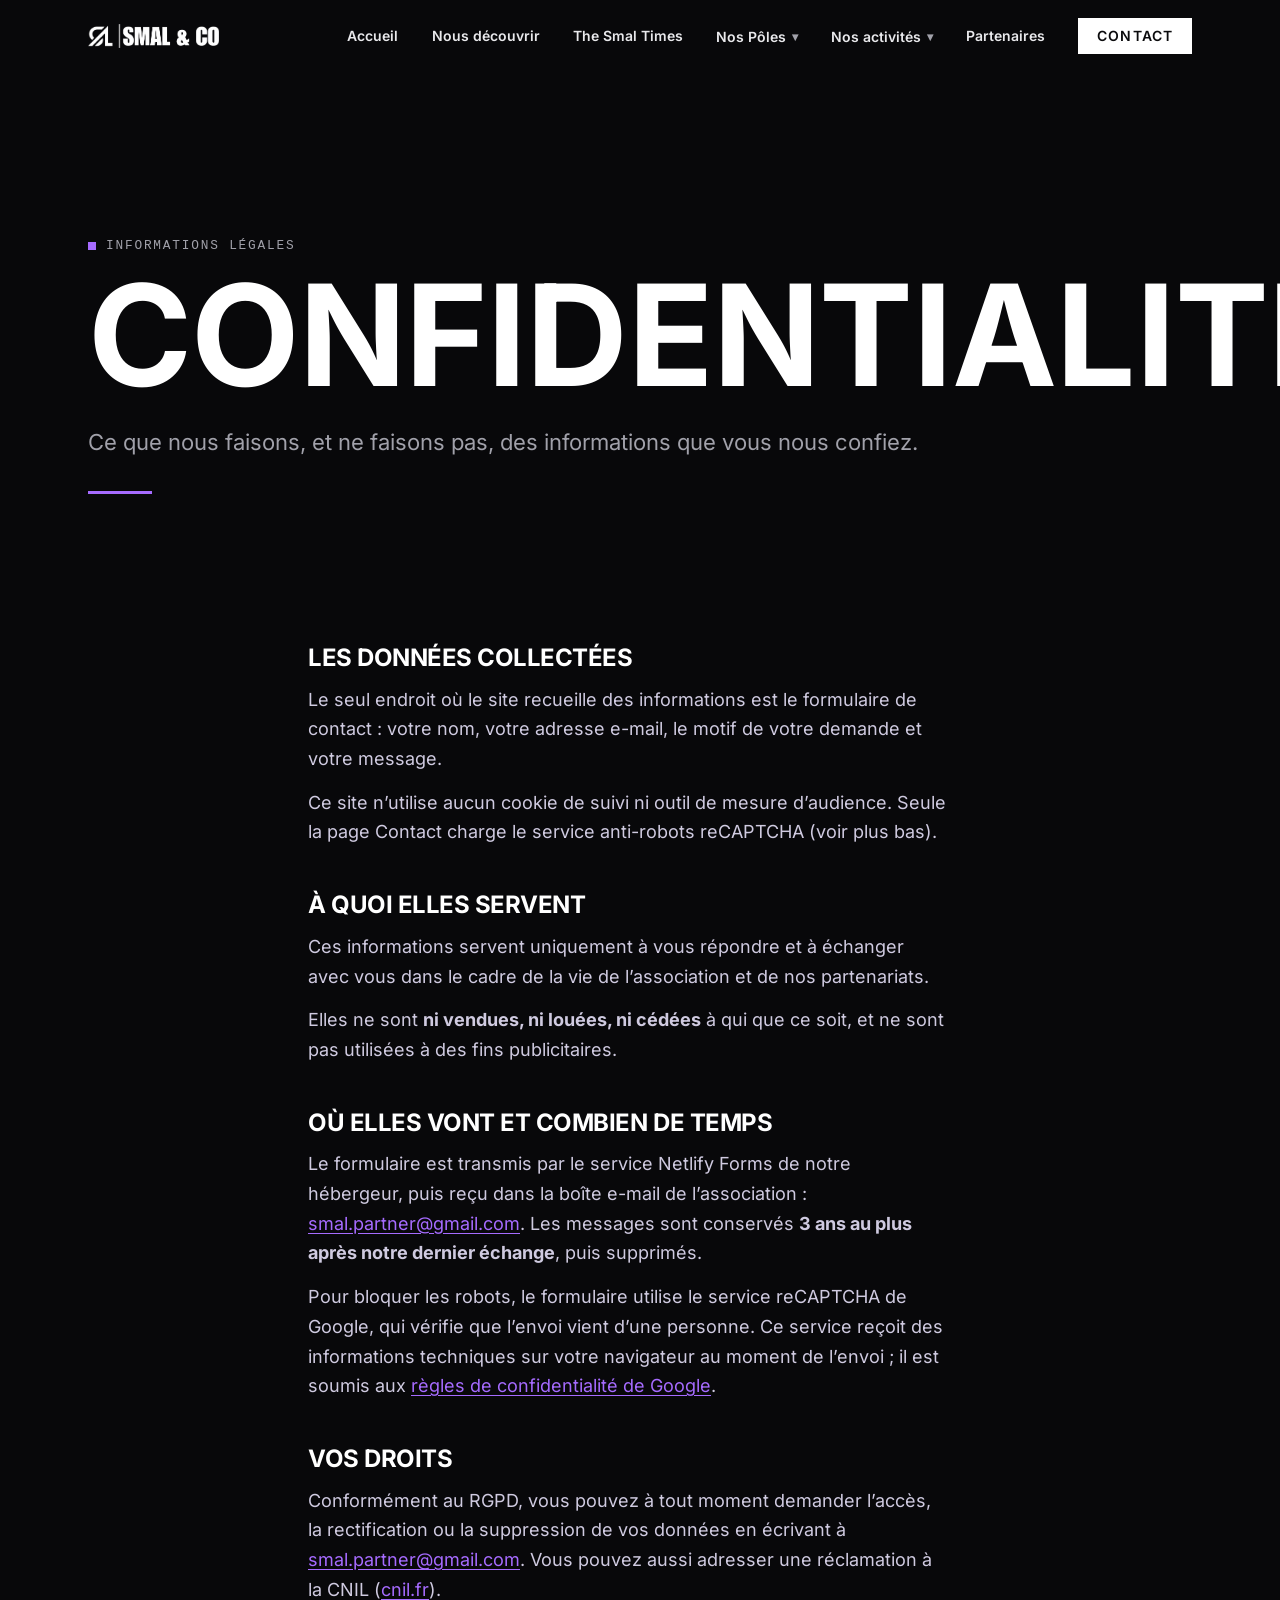
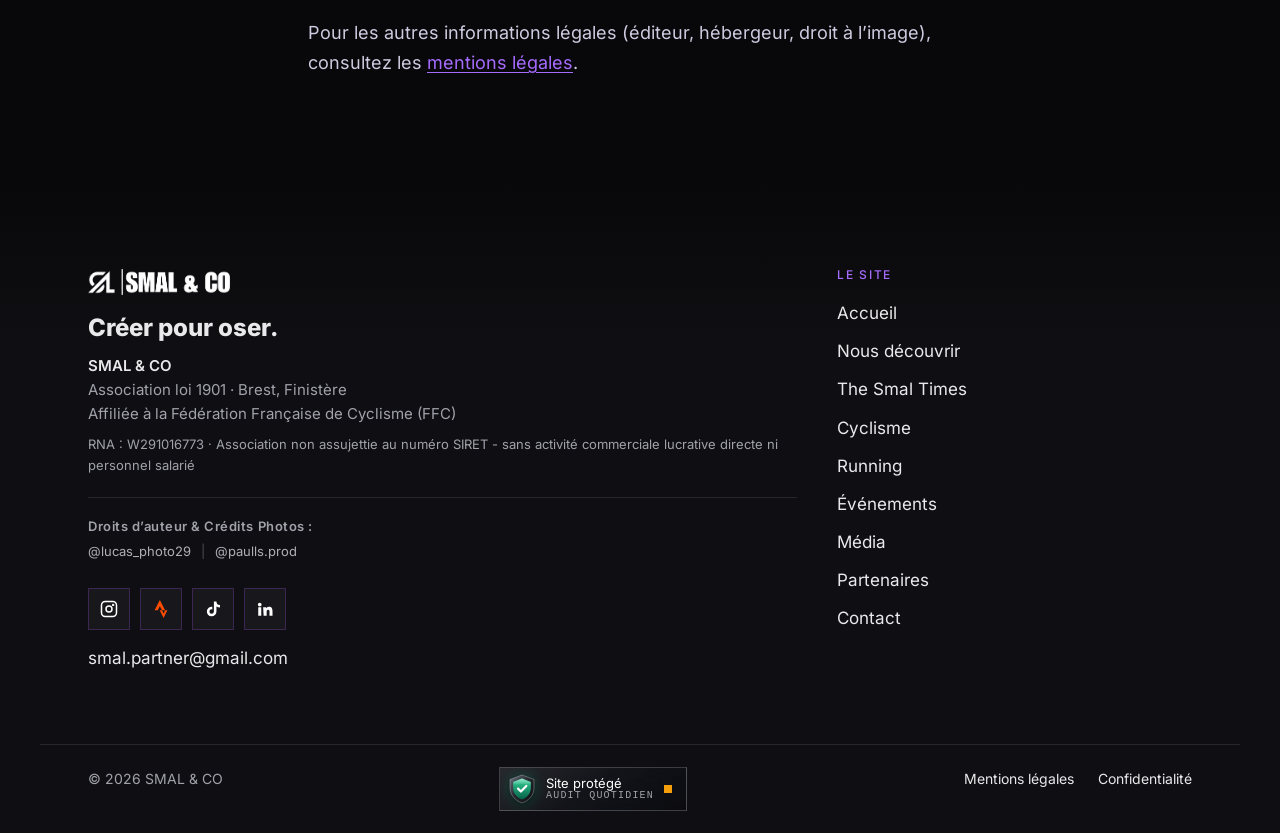
<file: confidentialite.html>
<!doctype html>
<html lang="fr">
<head>
<meta charset="utf-8">
<meta name="viewport" content="width=device-width, initial-scale=1">
<meta name="robots" content="noindex, nofollow">
<title>Confidentialité — SMAL &amp; CO</title>
<meta name="description" content="Politique de confidentialité de SMAL &amp; CO : usage des données du formulaire de contact, sans revente ni cession.">
<meta name="theme-color" content="#111215">
<link rel="icon" href="logos/smal-mark.png" type="image/png">
<link rel="canonical" href="https://smal-co-web.pages.dev/confidentialite.html">
<meta property="og:type" content="website">
<meta property="og:locale" content="fr_FR">
<meta property="og:site_name" content="SMAL &amp; CO">
<meta property="og:title" content="Confidentialité — SMAL &amp; CO">
<meta property="og:description" content="Politique de confidentialité de SMAL &amp; CO : usage des données du formulaire de contact, sans revente ni cession.">
<meta property="og:url" content="https://smal-co-web.pages.dev/confidentialite.html">
<meta property="og:image" content="https://smal-co-web.pages.dev/img/og-default.jpg">
<meta property="og:image:width" content="1200">
<meta property="og:image:height" content="630">
<meta name="twitter:card" content="summary_large_image">
<meta name="twitter:title" content="Confidentialité — SMAL &amp; CO">
<meta name="twitter:description" content="Politique de confidentialité de SMAL &amp; CO : usage des données du formulaire de contact, sans revente ni cession.">
<meta name="twitter:image" content="https://smal-co-web.pages.dev/img/og-default.jpg">
<link rel="manifest" href="site.webmanifest">
<link rel="preload" href="fonts/inter-variable.woff2" as="font" type="font/woff2" crossorigin>
<link rel="stylesheet" href="assets/site.css">
<script>document.documentElement.classList.add('js')</script>
</head>
<body>
<a class="skip" href="#contenu">Aller au contenu</a>

<header class="top" data-header>
 <div class="wrap top-in">
  <a class="brand" href="/" aria-label="SMAL & CO, accueil"><img src="logos/smal-co-blanc.png" alt="SMAL & CO" width="682" height="125"></a>
  <nav id="menu" class="nav" aria-label="Navigation principale">
   <a href="/">Accueil</a>
   <a href="/qui-sommes-nous.html">Nous découvrir</a>
   <a href="/smal-times.html">The Smal Times</a>
   <div class="nav-dd">
    <button class="nav-dd-toggle" type="button" aria-expanded="false" aria-controls="nav-poles">Nos Pôles <span class="chevron-down" aria-hidden="true">▾</span></button>
    <div class="dropdown-menu" id="nav-poles">
    <a class="dropdown-item" href="/cyclisme.html"><span class="dropdown-item-badge">PÔLE 01</span><span class="dropdown-item-title">Team SMAL &amp; CO Cycling</span></a>
    <a class="dropdown-item" href="/running.html"><span class="dropdown-item-badge">PÔLE 02</span><span class="dropdown-item-title">Team SMAL &amp; CO Running</span></a>
    </div>
   </div>
   <div class="nav-dd">
    <button class="nav-dd-toggle" type="button" aria-expanded="false" aria-controls="nav-activites">Nos activités <span class="chevron-down" aria-hidden="true">▾</span></button>
    <div class="dropdown-menu" id="nav-activites">
    <a class="dropdown-item" href="/evenements.html"><span class="dropdown-item-badge">COMMUNAUTÉ</span><span class="dropdown-item-title">Événements &amp; Social Rides</span></a>
    <a class="dropdown-item" href="/communication.html"><span class="dropdown-item-badge">STUDIO</span><span class="dropdown-item-title">Média &amp; Création de contenu</span></a>
    </div>
   </div>
   <a href="/partenaires.html">Partenaires</a>
   <a class="btn btn-small" href="/contact.html">Contact</a>
  </nav>
  <button class="burger" type="button" aria-expanded="false" aria-controls="menu" data-burger><span class="sr">Menu</span><i></i><i></i></button>
 </div>
</header>

<main id="contenu">
<section class="phead">
 <div class="wrap">
  <p class="eyebrow">Informations légales</p>
  <h1 class="h-xl">Confidentialité</h1>
  <p class="lead">Ce que nous faisons, et ne faisons pas, des informations que vous nous confiez.</p>
 </div>
</section>

<section class="sec sec-tight">
 <div class="wrap legal prose">
  <h2 class="h-md">Les données collectées</h2>
  <p>Le seul endroit où le site recueille des informations est le formulaire de contact : votre nom, votre adresse e-mail, le motif de votre demande et votre message.</p>
  <p>Ce site n’utilise aucun cookie de suivi ni outil de mesure d’audience. Seule la page Contact charge le service anti-robots reCAPTCHA (voir plus bas).</p>

  <h2 class="h-md">À quoi elles servent</h2>
  <p>Ces informations servent uniquement à vous répondre et à échanger avec vous dans le cadre de la vie de l’association et de nos partenariats.</p>
  <p>Elles ne sont <strong>ni vendues, ni louées, ni cédées</strong> à qui que ce soit, et ne sont pas utilisées à des fins publicitaires.</p>

  <h2 class="h-md">Où elles vont et combien de temps</h2>
  <p>Le formulaire est transmis par le service Netlify Forms de notre hébergeur, puis reçu dans la boîte e-mail de l’association : <a href="/contact.html" data-u="smal.partner" data-d="gmail.com">smal.partner [arobase] gmail.com</a>. Les messages sont conservés <strong>3 ans au plus après notre dernier échange</strong>, puis supprimés.</p>
  <p>Pour bloquer les robots, le formulaire utilise le service reCAPTCHA de Google, qui vérifie que l’envoi vient d’une personne. Ce service reçoit des informations techniques sur votre navigateur au moment de l’envoi ; il est soumis aux <a href="https://policies.google.com/privacy" target="_blank" rel="noopener noreferrer">règles de confidentialité de Google</a>.</p>

  <h2 class="h-md">Vos droits</h2>
  <p>Conformément au RGPD, vous pouvez à tout moment demander l’accès, la rectification ou la suppression de vos données en écrivant à <a href="/contact.html" data-u="smal.partner" data-d="gmail.com">smal.partner [arobase] gmail.com</a>. Vous pouvez aussi adresser une réclamation à la CNIL (<a href="https://www.cnil.fr" target="_blank" rel="noopener noreferrer">cnil.fr</a>).</p>
  <p>Pour les autres informations légales (éditeur, hébergeur, droit à l’image), consultez les <a href="/mentions-legales.html">mentions légales</a>.</p>
 </div>
</section>
</main>

<footer class="foot">
 <div class="wrap foot-in">
  <div>
   <img class="foot-logo" src="logos/smal-co-blanc.png" alt="SMAL & CO" width="682" height="125" loading="lazy" decoding="async">
   <p class="foot-sig">Créer pour oser.</p>
   <div class="footer-legal-info">
    <p class="association-name">SMAL &amp; CO</p>
    <p>Association loi 1901 · Brest, Finistère</p>
    <p>Affiliée à la Fédération Française de Cyclisme (FFC)</p>
    <p class="legal-registration">RNA : W291016773 · Association non assujettie au numéro SIRET - sans activité commerciale lucrative directe ni personnel salarié</p>
   </div>
   <div class="footer-copyright-section">
    <span class="copyright-title">Droits d’auteur &amp; Crédits Photos :</span>
    <div class="copyright-links">
     <a href="https://instagram.com/lucas_photo29" target="_blank" rel="noopener noreferrer" class="insta-credit">@lucas_photo29</a>
     <span class="separator" aria-hidden="true">|</span>
     <a href="https://instagram.com/paulls.prod" target="_blank" rel="noopener noreferrer" class="insta-credit">@paulls.prod</a>
    </div>
   </div>
   <div class="soc-row"><a class="soc-ico soc-ig" href="https://www.instagram.com/smal__co/" target="_blank" rel="noopener noreferrer" aria-label="Instagram" data-tip="Instagram"><svg viewBox="0 0 24 24" width="18" height="18" fill="none" stroke="currentColor" stroke-width="2" stroke-linecap="round" stroke-linejoin="round" aria-hidden="true"><rect x="2" y="2" width="20" height="20" rx="5"/><circle cx="12" cy="12" r="4"/><circle cx="17.5" cy="6.5" r=".6" fill="currentColor"/></svg></a><a class="soc-ico soc-st" href="https://www.strava.com/clubs/smal__co" target="_blank" rel="noopener noreferrer" aria-label="Strava" data-tip="Strava"><svg viewBox="0 0 24 24" width="18" height="18" fill="currentColor" aria-hidden="true"><path d="M15.39 17.94l-2.09-4.12h-3.07L15.39 24l5.15-10.18h-3.07m-7-5.6l2.84 5.6h4.17L10.46 0l-7 13.82h4.17"/></svg></a><a class="soc-ico soc-tt" href="https://www.tiktok.com/@smal__co" target="_blank" rel="noopener noreferrer" aria-label="TikTok" data-tip="TikTok"><svg viewBox="0 0 24 24" width="18" height="18" fill="currentColor" aria-hidden="true"><path d="M16.6 2h-3.4v13.4a3 3 0 1 1-3-3c.3 0 .6 0 .9.1V9a6.4 6.4 0 1 0 5.5 6.4V8.6a8 8 0 0 0 4.7 1.5V6.7a4.7 4.7 0 0 1-4.7-4.7z"/></svg></a><a class="soc-ico soc-li" href="https://www.linkedin.com/in/smal-co-a187363a7" target="_blank" rel="noopener noreferrer" aria-label="LinkedIn" data-tip="LinkedIn"><svg viewBox="0 0 24 24" width="18" height="18" fill="currentColor" aria-hidden="true"><path d="M4.98 3.5a2.5 2.5 0 1 1 0 5 2.5 2.5 0 0 1 0-5zM3 9.5h4V21H3zM9.5 9.5h3.8v1.6h.1c.5-1 1.8-2 3.8-2 4 0 4.8 2.6 4.8 6V21h-4v-5.2c0-1.3 0-2.9-1.8-2.9s-2 1.4-2 2.8V21h-4z"/></svg></a></div>
   <p><a href="/contact.html" data-u="smal.partner" data-d="gmail.com">smal.partner [arobase] gmail.com</a></p>
  </div>
  <nav aria-label="Pied de page">
   <h2 class="foot-h">Le site</h2>
   <ul><li><a href="/">Accueil</a></li><li><a href="/qui-sommes-nous.html">Nous découvrir</a></li><li><a href="/smal-times.html">The Smal Times</a></li><li><a href="/cyclisme.html">Cyclisme</a></li><li><a href="/running.html">Running</a></li><li><a href="/evenements.html">Événements</a></li><li><a href="/communication.html">Média</a></li><li><a href="/partenaires.html">Partenaires</a></li><li><a href="/contact.html">Contact</a></li></ul>
  </nav>
 </div>
 <div class="wrap foot-bar"><span>© 2026 SMAL & CO</span><div class="sec-glass" data-sec><button class="sec-chip" type="button" aria-expanded="false" aria-controls="sec-panel"><svg class="sec-shield" viewBox="0 0 28 30" aria-hidden="true"><defs><linearGradient id="secG1" x1="0" y1="0" x2="1" y2="1"><stop offset="0" stop-color="#6b7280"/><stop offset=".45" stop-color="#262930"/><stop offset="1" stop-color="#0b0c0f"/></linearGradient><linearGradient id="secG2" x1="0" y1="0" x2="0" y2="1"><stop offset="0" stop-color="#34d399"/><stop offset="1" stop-color="#065f46"/></linearGradient><linearGradient id="secG3" x1="0" y1="0" x2="0" y2="1"><stop offset="0" stop-color="#fff" stop-opacity=".5"/><stop offset="1" stop-color="#fff" stop-opacity="0"/></linearGradient></defs><path d="M14 1l12 4.5v8.2c0 7.3-5 12.9-12 15.3C7 26.6 2 21 2 13.7V5.5z" fill="url(#secG1)" stroke="rgba(255,255,255,.35)" stroke-width=".8"/><path d="M14 4.6l8.8 3.3v6c0 5.4-3.6 9.6-8.8 11.5-5.2-1.9-8.8-6.1-8.8-11.5v-6z" fill="url(#secG2)"/><path d="M14 4.6l8.8 3.3v3.4C18 9.6 10 9.6 5.2 11.3V7.9z" fill="url(#secG3)"/><path d="M10 14.6l2.9 2.9 5.4-5.6" fill="none" stroke="#fff" stroke-width="2.2" stroke-linecap="round" stroke-linejoin="round"/></svg><span class="sec-chip-txt"><span data-sec-label>Site protégé</span><small>Audit quotidien</small></span><span class="sec-dot" aria-hidden="true"></span></button><div class="sec-panel" id="sec-panel" role="dialog" aria-label="Transparence sécurité" hidden><p class="sec-panel-h" data-sec-title>Site protégé &amp; vérifié</p><p class="sec-panel-date" data-sec-date>Chargement du dernier contrôle…</p><ul class="sec-panel-list" data-sec-list></ul><a href="https://github.com/Maattyeux/smal-co-site/actions/workflows/securite.yml" target="_blank" rel="noopener noreferrer">Vérifier l’historique des contrôles</a></div></div><span class="foot-legal"><a href="/mentions-legales.html">Mentions légales</a><a href="/confidentialite.html">Confidentialité</a></span></div>
</footer>

<script src="assets/site.js" defer></script>
</body>
</html>
</file>
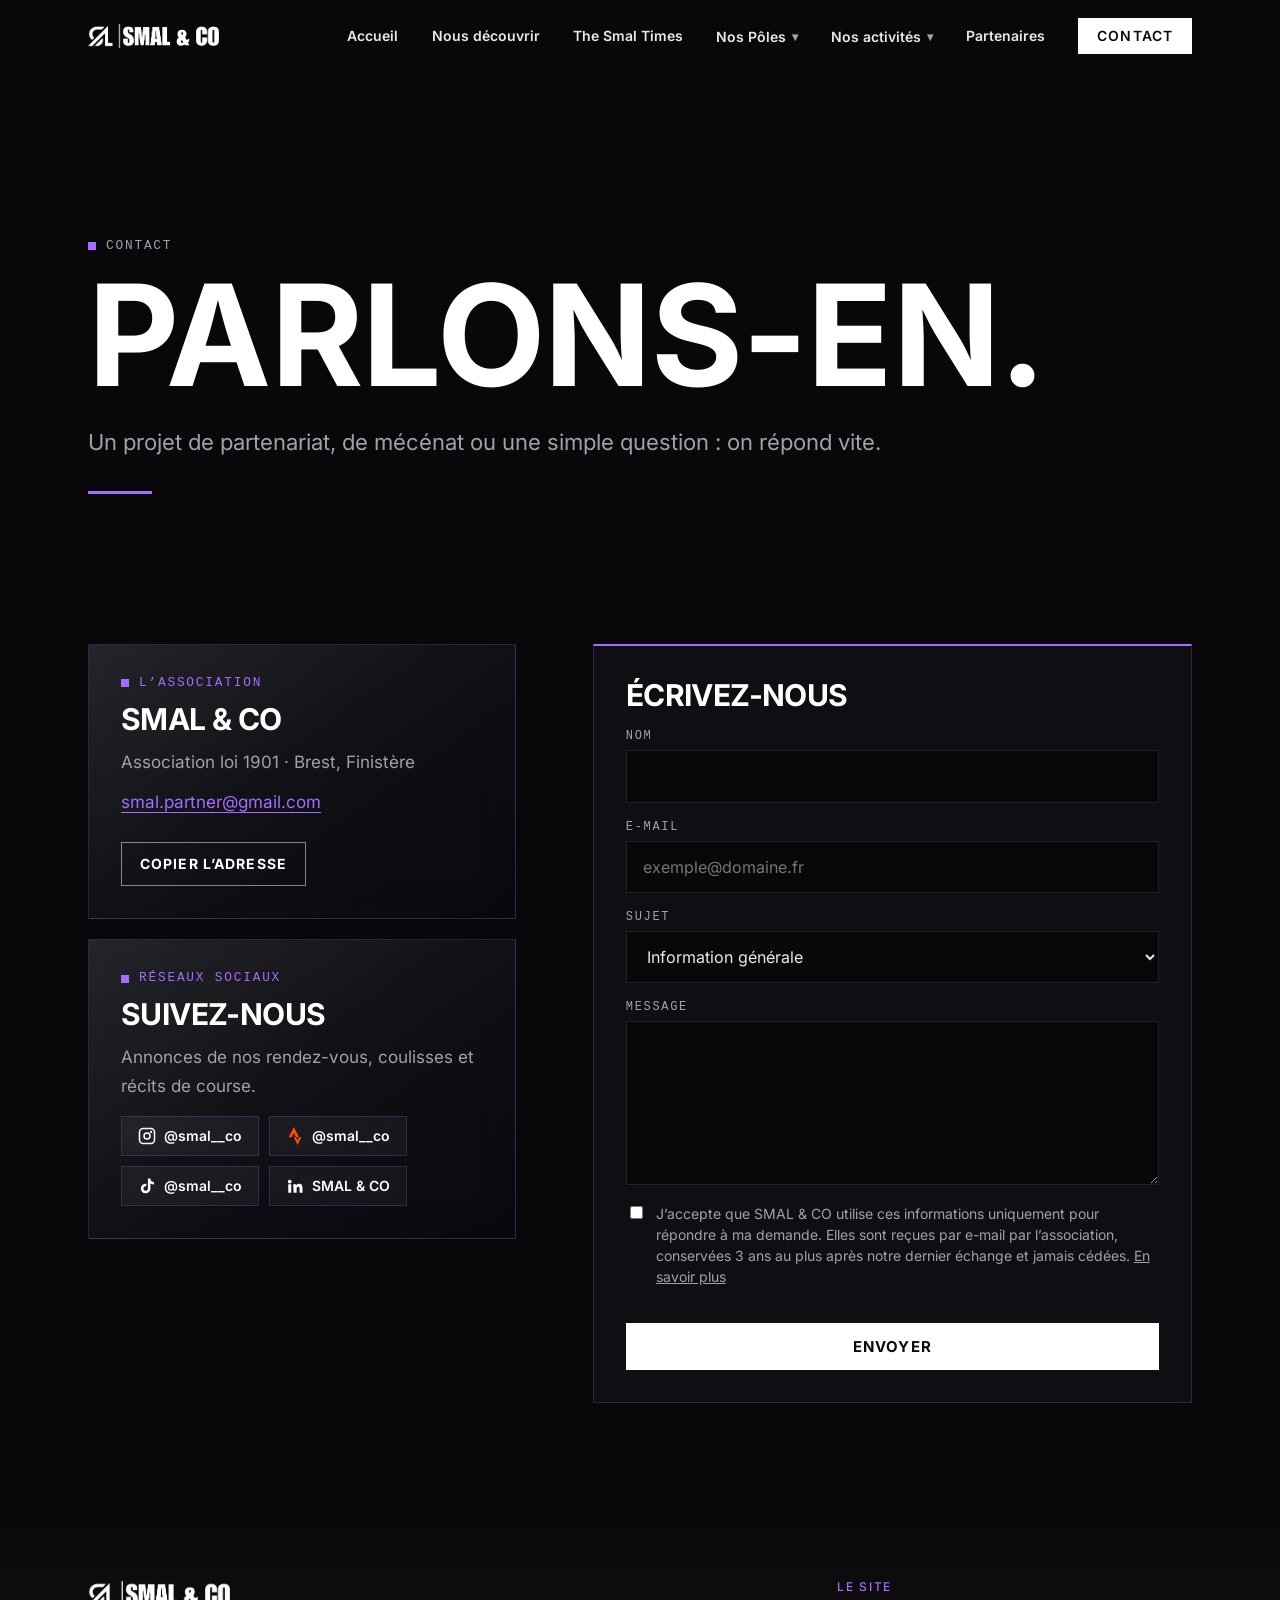
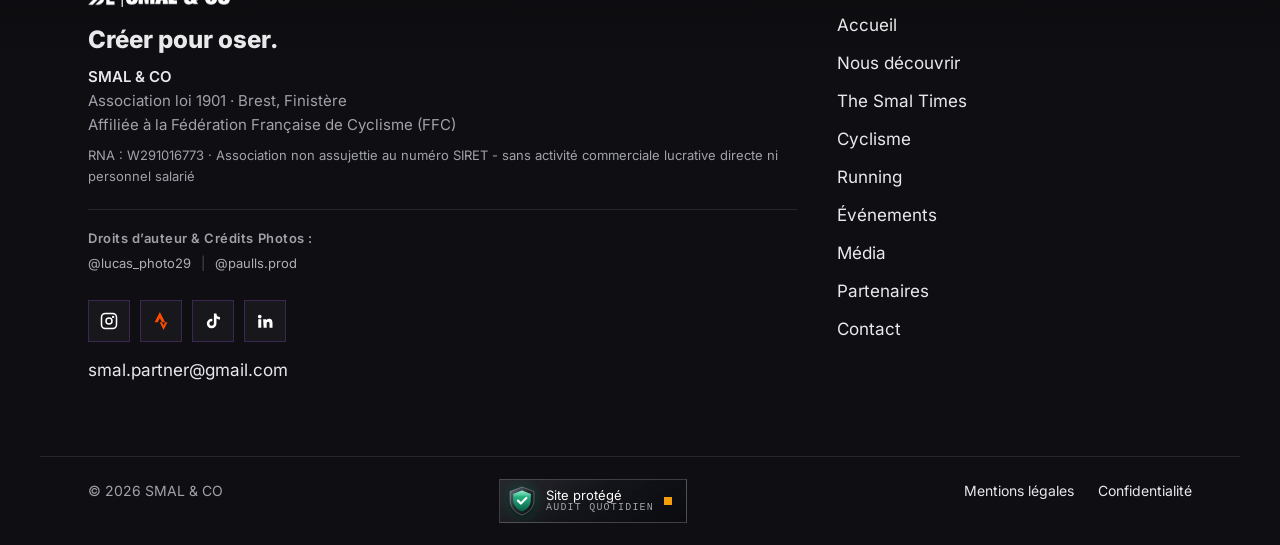
<file: contact.html>
<!doctype html>
<html lang="fr">
<head>
<meta charset="utf-8">
<meta name="viewport" content="width=device-width, initial-scale=1">
<meta name="robots" content="noindex, nofollow">
<title>Contact — SMAL & CO</title>
<meta name="description" content="Contacter SMAL & CO : partenariat, mécénat ou demande d’information.">
<meta name="theme-color" content="#111215">
<link rel="icon" href="logos/smal-mark.png" type="image/png">
<link rel="canonical" href="https://smal-co-web.pages.dev/contact.html">
<meta property="og:type" content="website">
<meta property="og:locale" content="fr_FR">
<meta property="og:site_name" content="SMAL &amp; CO">
<meta property="og:title" content="Contact — SMAL & CO">
<meta property="og:description" content="Contacter SMAL & CO : partenariat, mécénat ou demande d’information.">
<meta property="og:url" content="https://smal-co-web.pages.dev/contact.html">
<meta property="og:image" content="https://smal-co-web.pages.dev/img/og-default.jpg">
<meta property="og:image:width" content="1200">
<meta property="og:image:height" content="630">
<meta name="twitter:card" content="summary_large_image">
<meta name="twitter:title" content="Contact — SMAL & CO">
<meta name="twitter:description" content="Contacter SMAL & CO : partenariat, mécénat ou demande d’information.">
<meta name="twitter:image" content="https://smal-co-web.pages.dev/img/og-default.jpg">
<link rel="manifest" href="site.webmanifest">
<link rel="preload" href="fonts/inter-variable.woff2" as="font" type="font/woff2" crossorigin>
<link rel="stylesheet" href="assets/site.css">
<script>document.documentElement.classList.add('js')</script>
</head>
<body>
<a class="skip" href="#contenu">Aller au contenu</a>

<header class="top" data-header>
 <div class="wrap top-in">
  <a class="brand" href="/" aria-label="SMAL & CO, accueil"><img src="logos/smal-co-blanc.png" alt="SMAL & CO" width="682" height="125"></a>
  <nav id="menu" class="nav" aria-label="Navigation principale">
   <a href="/">Accueil</a>
   <a href="/qui-sommes-nous.html">Nous découvrir</a>
   <a href="/smal-times.html">The Smal Times</a>
   <div class="nav-dd">
    <button class="nav-dd-toggle" type="button" aria-expanded="false" aria-controls="nav-poles">Nos Pôles <span class="chevron-down" aria-hidden="true">▾</span></button>
    <div class="dropdown-menu" id="nav-poles">
    <a class="dropdown-item" href="/cyclisme.html"><span class="dropdown-item-badge">PÔLE 01</span><span class="dropdown-item-title">Team SMAL &amp; CO Cycling</span></a>
    <a class="dropdown-item" href="/running.html"><span class="dropdown-item-badge">PÔLE 02</span><span class="dropdown-item-title">Team SMAL &amp; CO Running</span></a>
    </div>
   </div>
   <div class="nav-dd">
    <button class="nav-dd-toggle" type="button" aria-expanded="false" aria-controls="nav-activites">Nos activités <span class="chevron-down" aria-hidden="true">▾</span></button>
    <div class="dropdown-menu" id="nav-activites">
    <a class="dropdown-item" href="/evenements.html"><span class="dropdown-item-badge">COMMUNAUTÉ</span><span class="dropdown-item-title">Événements &amp; Social Rides</span></a>
    <a class="dropdown-item" href="/communication.html"><span class="dropdown-item-badge">STUDIO</span><span class="dropdown-item-title">Média &amp; Création de contenu</span></a>
    </div>
   </div>
   <a href="/partenaires.html">Partenaires</a>
   <a class="btn btn-small active" aria-current="page" href="/contact.html">Contact</a>
  </nav>
  <button class="burger" type="button" aria-expanded="false" aria-controls="menu" data-burger><span class="sr">Menu</span><i></i><i></i></button>
 </div>
</header>

<main id="contenu">
<section class="phead">
 <div class="wrap">
  <p class="eyebrow">Contact</p>
  <h1 class="h-xl">Parlons-en.</h1>
  <p class="lead">Un projet de partenariat, de mécénat ou une simple question : on répond vite.</p>
 </div>
</section>

<section class="sec sec-tight sec-glow">
 <div class="wrap cols">
  <div class="cards">
   <div class="rv card" data-reveal>
    <p class="eyebrow" style="margin:0">L’association</p>
    <h2 class="h-md">SMAL & CO</h2>
    <p class="muted">Association loi 1901 · Brest, Finistère</p>
    <a class="link" href="/contact.html" data-u="smal.partner" data-d="gmail.com">smal.partner [arobase] gmail.com</a>
    <button class="btn btn-ghost copy-btn" type="button" data-copy="" data-u="smal.partner" data-d="gmail.com">Copier l’adresse</button>
   </div>
   <div class="rv card" data-reveal style="--d:80ms">
    <p class="eyebrow" style="margin:0">Réseaux sociaux</p>
    <h2 class="h-md">Suivez-nous</h2>
    <p class="muted">Annonces de nos rendez-vous, coulisses et récits de course.</p>
    <div class="soc-pills">
     <a class="soc-pill soc-ig" href="https://www.instagram.com/smal__co/" target="_blank" rel="noopener noreferrer" aria-label="Instagram @smal__co"><svg viewBox="0 0 24 24" width="18" height="18" fill="none" stroke="currentColor" stroke-width="2" stroke-linecap="round" stroke-linejoin="round" aria-hidden="true"><rect x="2" y="2" width="20" height="20" rx="5"/><circle cx="12" cy="12" r="4"/><circle cx="17.5" cy="6.5" r=".6" fill="currentColor"/></svg><span>@smal__co</span></a>
     <a class="soc-pill soc-st" href="https://www.strava.com/clubs/smal__co" target="_blank" rel="noopener noreferrer" aria-label="Strava @smal__co"><svg viewBox="0 0 24 24" width="18" height="18" fill="currentColor" aria-hidden="true"><path d="M15.39 17.94l-2.09-4.12h-3.07L15.39 24l5.15-10.18h-3.07m-7-5.6l2.84 5.6h4.17L10.46 0l-7 13.82h4.17"/></svg><span>@smal__co</span></a>
     <a class="soc-pill soc-tt" href="https://www.tiktok.com/@smal__co" target="_blank" rel="noopener noreferrer" aria-label="TikTok @smal__co"><svg viewBox="0 0 24 24" width="18" height="18" fill="currentColor" aria-hidden="true"><path d="M16.6 2h-3.4v13.4a3 3 0 1 1-3-3c.3 0 .6 0 .9.1V9a6.4 6.4 0 1 0 5.5 6.4V8.6a8 8 0 0 0 4.7 1.5V6.7a4.7 4.7 0 0 1-4.7-4.7z"/></svg><span>@smal__co</span></a>
     <a class="soc-pill soc-li" href="https://www.linkedin.com/in/smal-co-a187363a7" target="_blank" rel="noopener noreferrer" aria-label="LinkedIn SMAL &amp; CO"><svg viewBox="0 0 24 24" width="18" height="18" fill="currentColor" aria-hidden="true"><path d="M4.98 3.5a2.5 2.5 0 1 1 0 5 2.5 2.5 0 0 1 0-5zM3 9.5h4V21H3zM9.5 9.5h3.8v1.6h.1c.5-1 1.8-2 3.8-2 4 0 4.8 2.6 4.8 6V21h-4v-5.2c0-1.3 0-2.9-1.8-2.9s-2 1.4-2 2.8V21h-4z"/></svg><span>SMAL &amp; CO</span></a>
    </div>
   </div>
  </div>

   <form class="rv form card" data-reveal name="contact" method="POST" action="/merci.html" data-netlify="true" netlify-honeypot="bot-field" data-netlify-recaptcha="true">
   <input type="hidden" name="form-name" value="contact" />
   <input type="hidden" name="subject" value="REPONSE CONTACT SITE WEB - Nouveau message reçu" />
   <p style="display:none;"><label>Ne pas remplir : <input name="bot-field" tabindex="-1" autocomplete="off" /></label></p>
   <h2 class="h-md">Écrivez-nous</h2>
   <label>Nom<input name="nom" required autocomplete="name" maxlength="100"></label>
   <label>E-mail<input name="email" type="email" required autocomplete="email" inputmode="email" placeholder="exemple@domaine.fr" maxlength="254" pattern="[^@\s]+@[^@\s]+\.[A-Za-z]{2,}" title="Adresse e-mail complète, par exemple prenom@exemple.fr"></label>
   <label>Sujet
    <select name="motif_contact" id="contact-subject">
     <option value="Information générale">Information générale</option>
     <option value="Partenariat Global">Partenariat Global · Partenaire Majeur SMAL & CO</option>
     <option value="Partenariat Cyclisme">Partenariat Cyclisme · Team SMAL &amp; CO Cycling</option>
     <option value="Partenariat Running">Partenariat Running · Team SMAL &amp; CO Running</option>
    </select>
   </label>
   <label>Message<textarea name="message" rows="6" required minlength="10" maxlength="5000"></textarea></label>
   <label class="check"><input type="checkbox" name="consentement" value="Accepté" required><span>J’accepte que SMAL &amp; CO utilise ces informations uniquement pour répondre à ma demande. Elles sont reçues par e-mail par l’association, conservées 3 ans au plus après notre dernier échange et jamais cédées. <a href="/confidentialite.html">En savoir plus</a></span></label>
   <div data-netlify-recaptcha="true"></div>
   <button class="btn" type="submit">Envoyer</button>
  </form>
  <div class="success" data-success hidden role="status" aria-live="polite">
   <div class="success-bike-anim" aria-hidden="true">
    <div class="success-floor"></div>
    <div class="success-streak"></div>
    <div class="success-rider-wrap">
     <div class="success-glow"></div>
     <span class="success-spark"></span><span class="success-spark"></span><span class="success-spark"></span><span class="success-spark"></span><span class="success-spark"></span>
     <svg class="success-bike" viewBox="0 0 120 70" width="220" height="128" fill="none" stroke="currentColor" stroke-width="3" stroke-linecap="round" stroke-linejoin="round">
      <defs><linearGradient id="trail-grad" gradientUnits="userSpaceOnUse" x1="-90" x2="18" y1="0" y2="0"><stop offset="0" stop-color="#ff5e14" stop-opacity="0"/><stop offset=".6" stop-color="#ff5e14"/><stop offset="1" stop-color="#8b24d6"/></linearGradient></defs>
      <path class="success-trail" d="M-90 40H18" stroke="url(#trail-grad)" stroke-width="4"/>
      <g class="success-bike-body">
       <g class="success-wheel"><circle cx="25" cy="52" r="15"/><path d="M25 37v30M10 52h30" stroke-width="1.5"/></g>
       <g class="success-wheel"><circle cx="92" cy="52" r="15"/><path d="M92 37v30M77 52h30" stroke-width="1.5"/></g>
       <path d="M25 52h27l-7-26zM45 26l35 3-28 23M80 29l12 23M80 29l3-6h6M40 25h10"/>
       <path d="M47 22l25-7M72 15l15 12M47 22l12 15-6 16" stroke="#fff"/>
       <circle cx="78" cy="9" r="5" fill="#fff" stroke="none"/>
      </g>
     </svg>
    </div>
   </div>
   <div class="success-message">
    <h2 class="success-title" tabindex="-1">MESSAGE ENVOYÉ&nbsp;!</h2>
    <p class="muted">Merci pour votre confiance. L’équipe SMAL &amp; CO vous recontacte dans les plus brefs délais.</p>
    <button class="btn btn-ghost success-reset" type="button" data-success-reset>Envoyer un autre message</button>
   </div>
  </div>
  </div>
 </div>
</section>
</main>

<footer class="foot">
 <div class="wrap foot-in">
  <div>
   <img class="foot-logo" src="logos/smal-co-blanc.png" alt="SMAL & CO" width="682" height="125" loading="lazy" decoding="async">
   <p class="foot-sig">Créer pour oser.</p>
   <div class="footer-legal-info">
    <p class="association-name">SMAL &amp; CO</p>
    <p>Association loi 1901 · Brest, Finistère</p>
    <p>Affiliée à la Fédération Française de Cyclisme (FFC)</p>
    <p class="legal-registration">RNA : W291016773 · Association non assujettie au numéro SIRET - sans activité commerciale lucrative directe ni personnel salarié</p>
   </div>
   <div class="footer-copyright-section">
    <span class="copyright-title">Droits d’auteur &amp; Crédits Photos :</span>
    <div class="copyright-links">
     <a href="https://instagram.com/lucas_photo29" target="_blank" rel="noopener noreferrer" class="insta-credit">@lucas_photo29</a>
     <span class="separator" aria-hidden="true">|</span>
     <a href="https://instagram.com/paulls.prod" target="_blank" rel="noopener noreferrer" class="insta-credit">@paulls.prod</a>
    </div>
   </div>
   <div class="soc-row"><a class="soc-ico soc-ig" href="https://www.instagram.com/smal__co/" target="_blank" rel="noopener noreferrer" aria-label="Instagram" data-tip="Instagram"><svg viewBox="0 0 24 24" width="18" height="18" fill="none" stroke="currentColor" stroke-width="2" stroke-linecap="round" stroke-linejoin="round" aria-hidden="true"><rect x="2" y="2" width="20" height="20" rx="5"/><circle cx="12" cy="12" r="4"/><circle cx="17.5" cy="6.5" r=".6" fill="currentColor"/></svg></a><a class="soc-ico soc-st" href="https://www.strava.com/clubs/smal__co" target="_blank" rel="noopener noreferrer" aria-label="Strava" data-tip="Strava"><svg viewBox="0 0 24 24" width="18" height="18" fill="currentColor" aria-hidden="true"><path d="M15.39 17.94l-2.09-4.12h-3.07L15.39 24l5.15-10.18h-3.07m-7-5.6l2.84 5.6h4.17L10.46 0l-7 13.82h4.17"/></svg></a><a class="soc-ico soc-tt" href="https://www.tiktok.com/@smal__co" target="_blank" rel="noopener noreferrer" aria-label="TikTok" data-tip="TikTok"><svg viewBox="0 0 24 24" width="18" height="18" fill="currentColor" aria-hidden="true"><path d="M16.6 2h-3.4v13.4a3 3 0 1 1-3-3c.3 0 .6 0 .9.1V9a6.4 6.4 0 1 0 5.5 6.4V8.6a8 8 0 0 0 4.7 1.5V6.7a4.7 4.7 0 0 1-4.7-4.7z"/></svg></a><a class="soc-ico soc-li" href="https://www.linkedin.com/in/smal-co-a187363a7" target="_blank" rel="noopener noreferrer" aria-label="LinkedIn" data-tip="LinkedIn"><svg viewBox="0 0 24 24" width="18" height="18" fill="currentColor" aria-hidden="true"><path d="M4.98 3.5a2.5 2.5 0 1 1 0 5 2.5 2.5 0 0 1 0-5zM3 9.5h4V21H3zM9.5 9.5h3.8v1.6h.1c.5-1 1.8-2 3.8-2 4 0 4.8 2.6 4.8 6V21h-4v-5.2c0-1.3 0-2.9-1.8-2.9s-2 1.4-2 2.8V21h-4z"/></svg></a></div>
   <p><a href="/contact.html" data-u="smal.partner" data-d="gmail.com">smal.partner [arobase] gmail.com</a></p>
  </div>
  <nav aria-label="Pied de page">
   <h2 class="foot-h">Le site</h2>
   <ul><li><a href="/">Accueil</a></li><li><a href="/qui-sommes-nous.html">Nous découvrir</a></li><li><a href="/smal-times.html">The Smal Times</a></li><li><a href="/cyclisme.html">Cyclisme</a></li><li><a href="/running.html">Running</a></li><li><a href="/evenements.html">Événements</a></li><li><a href="/communication.html">Média</a></li><li><a href="/partenaires.html">Partenaires</a></li><li><a href="/contact.html">Contact</a></li></ul>
  </nav>
 </div>
 <div class="wrap foot-bar"><span>© 2026 SMAL & CO</span><div class="sec-glass" data-sec><button class="sec-chip" type="button" aria-expanded="false" aria-controls="sec-panel"><svg class="sec-shield" viewBox="0 0 28 30" aria-hidden="true"><defs><linearGradient id="secG1" x1="0" y1="0" x2="1" y2="1"><stop offset="0" stop-color="#6b7280"/><stop offset=".45" stop-color="#262930"/><stop offset="1" stop-color="#0b0c0f"/></linearGradient><linearGradient id="secG2" x1="0" y1="0" x2="0" y2="1"><stop offset="0" stop-color="#34d399"/><stop offset="1" stop-color="#065f46"/></linearGradient><linearGradient id="secG3" x1="0" y1="0" x2="0" y2="1"><stop offset="0" stop-color="#fff" stop-opacity=".5"/><stop offset="1" stop-color="#fff" stop-opacity="0"/></linearGradient></defs><path d="M14 1l12 4.5v8.2c0 7.3-5 12.9-12 15.3C7 26.6 2 21 2 13.7V5.5z" fill="url(#secG1)" stroke="rgba(255,255,255,.35)" stroke-width=".8"/><path d="M14 4.6l8.8 3.3v6c0 5.4-3.6 9.6-8.8 11.5-5.2-1.9-8.8-6.1-8.8-11.5v-6z" fill="url(#secG2)"/><path d="M14 4.6l8.8 3.3v3.4C18 9.6 10 9.6 5.2 11.3V7.9z" fill="url(#secG3)"/><path d="M10 14.6l2.9 2.9 5.4-5.6" fill="none" stroke="#fff" stroke-width="2.2" stroke-linecap="round" stroke-linejoin="round"/></svg><span class="sec-chip-txt"><span data-sec-label>Site protégé</span><small>Audit quotidien</small></span><span class="sec-dot" aria-hidden="true"></span></button><div class="sec-panel" id="sec-panel" role="dialog" aria-label="Transparence sécurité" hidden><p class="sec-panel-h" data-sec-title>Site protégé &amp; vérifié</p><p class="sec-panel-date" data-sec-date>Chargement du dernier contrôle…</p><ul class="sec-panel-list" data-sec-list></ul><a href="https://github.com/Maattyeux/smal-co-site/actions/workflows/securite.yml" target="_blank" rel="noopener noreferrer">Vérifier l’historique des contrôles</a></div></div><span class="foot-legal"><a href="/mentions-legales.html">Mentions légales</a><a href="/confidentialite.html">Confidentialité</a></span></div>
</footer>

<script src="assets/site.js" defer></script>
</body>
</html>
</file>
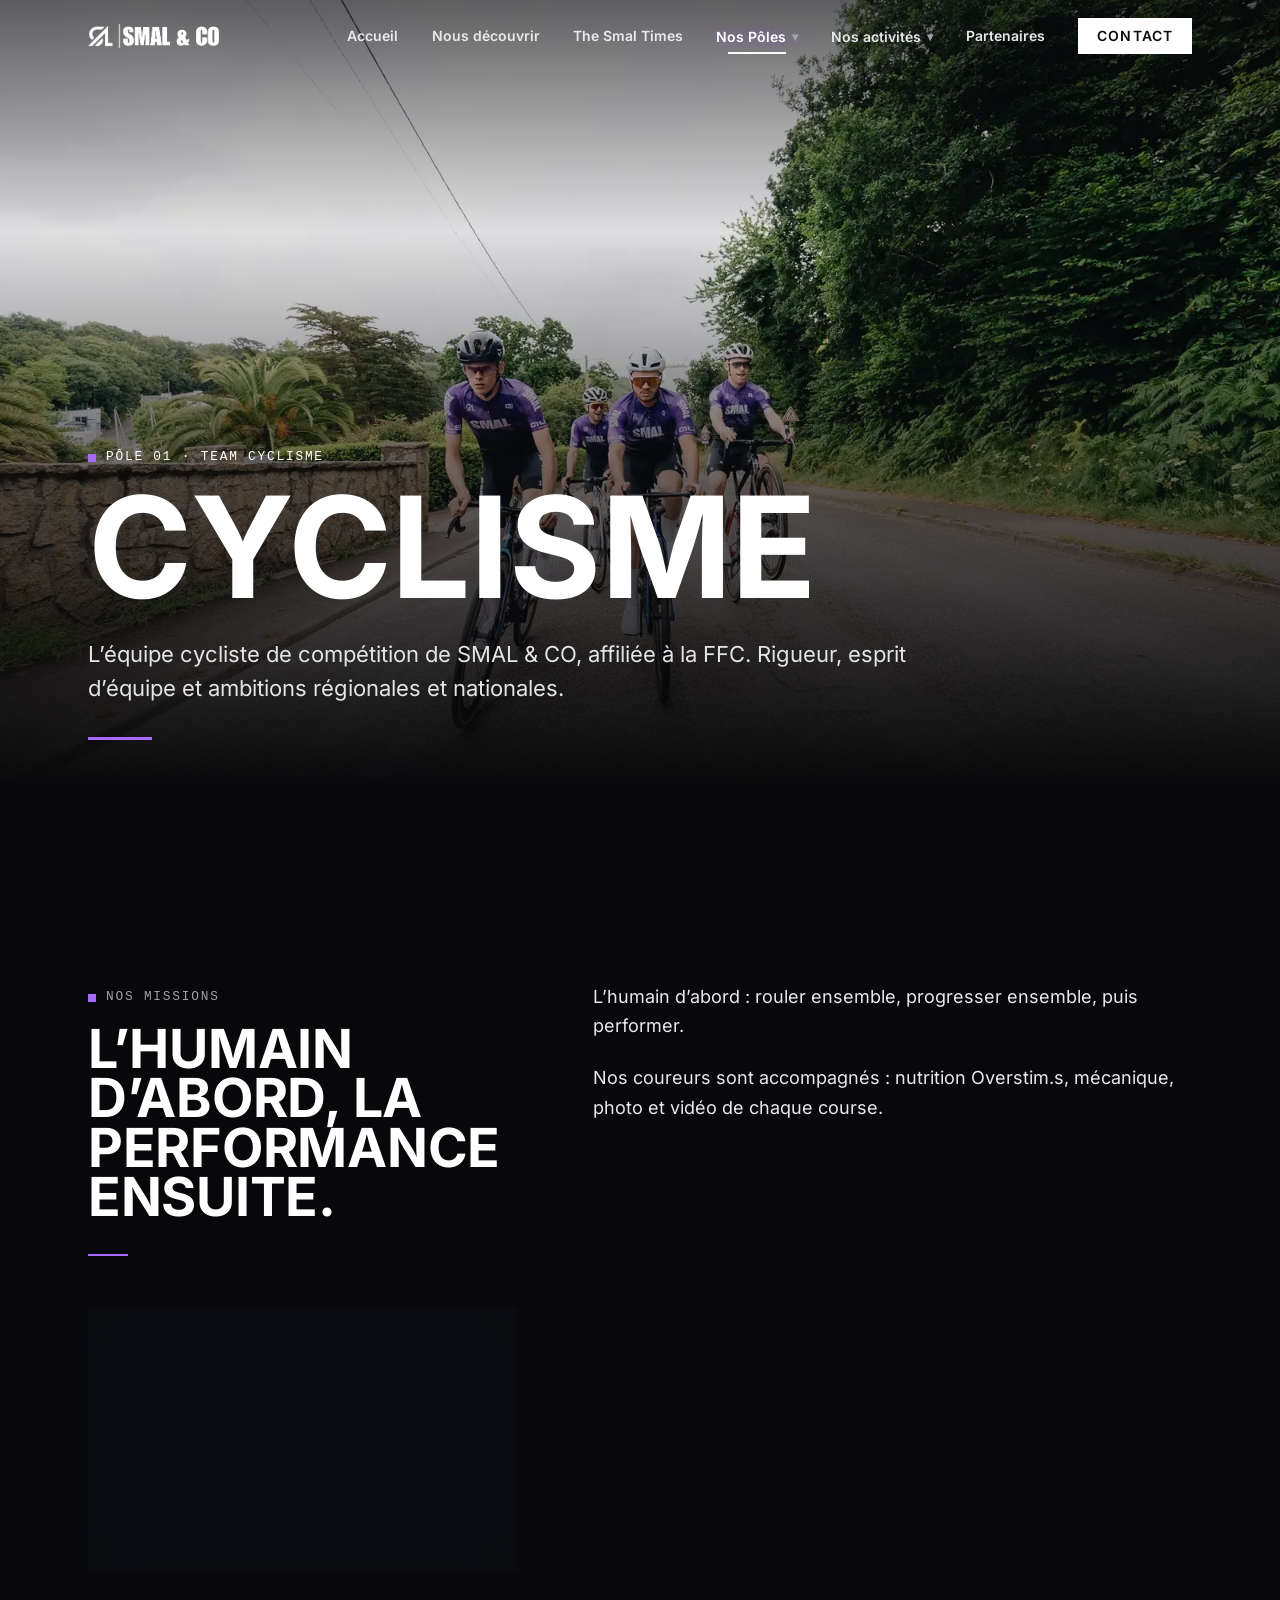
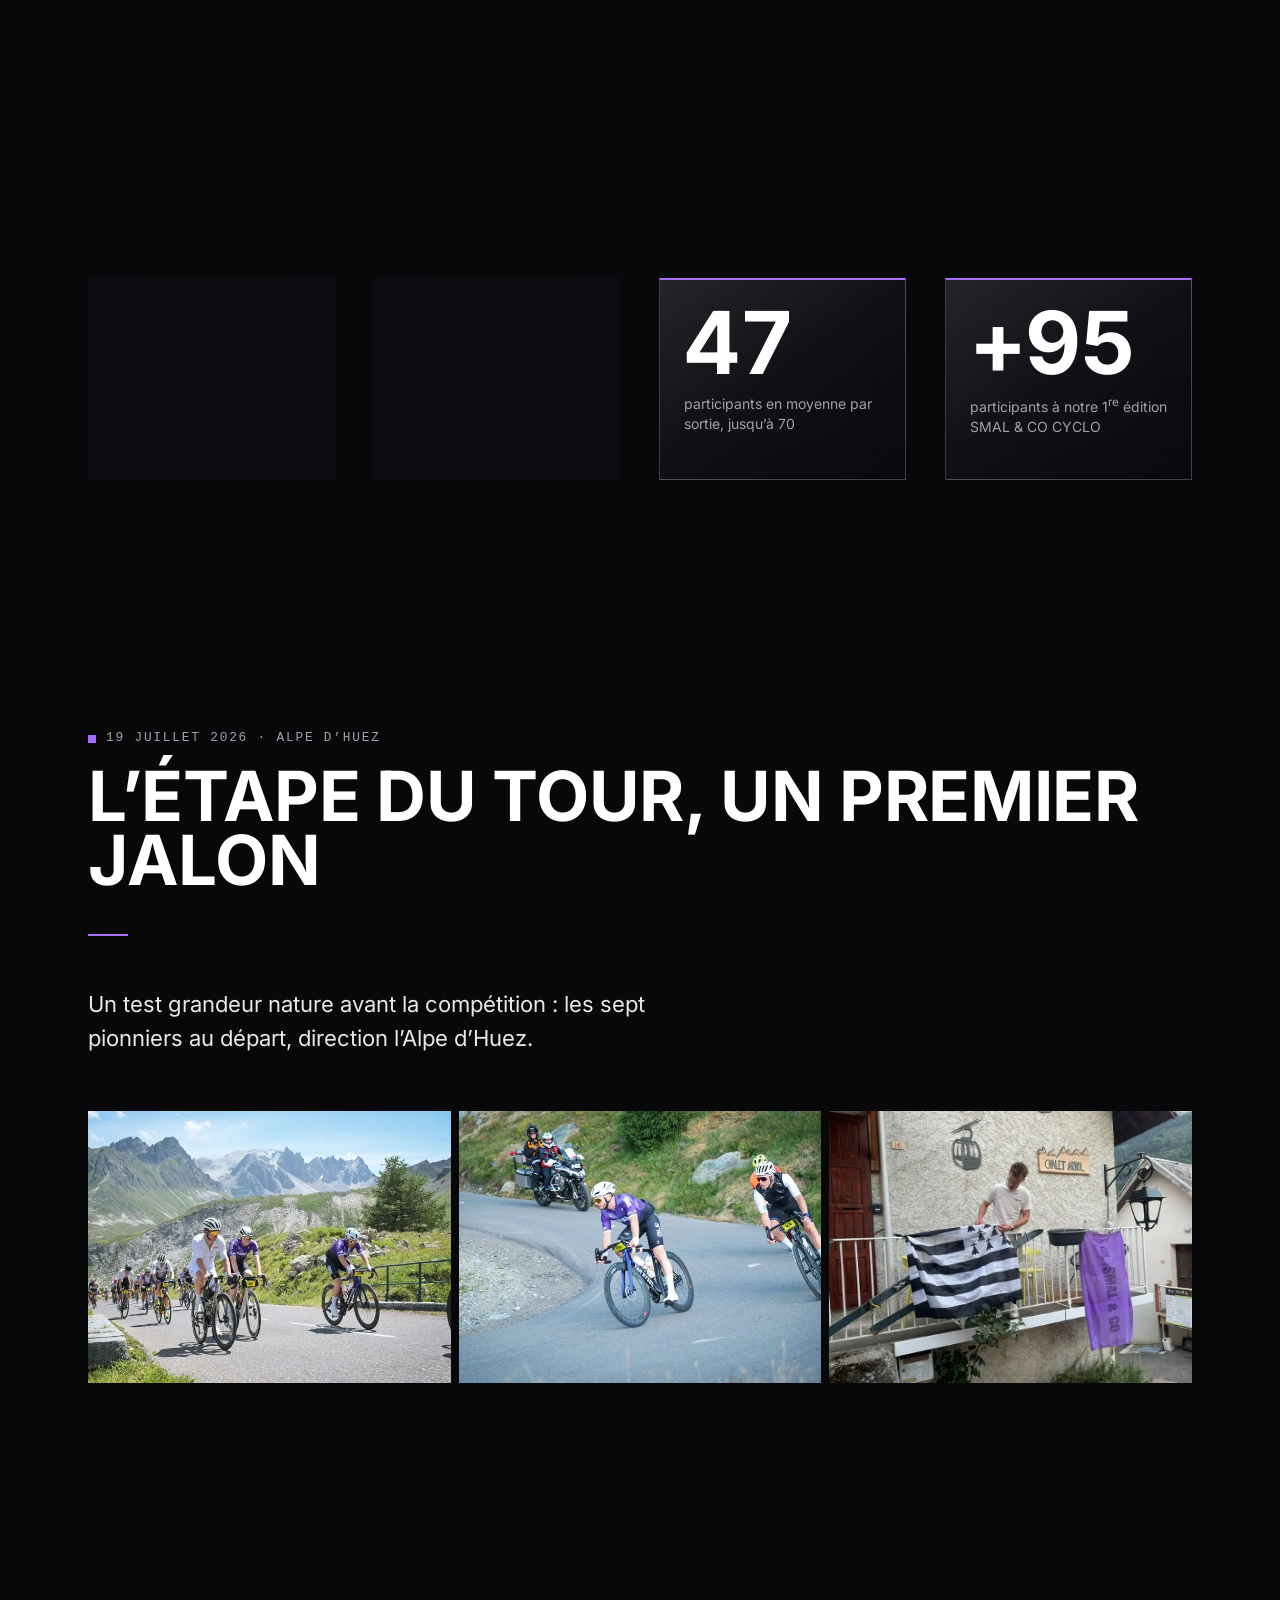
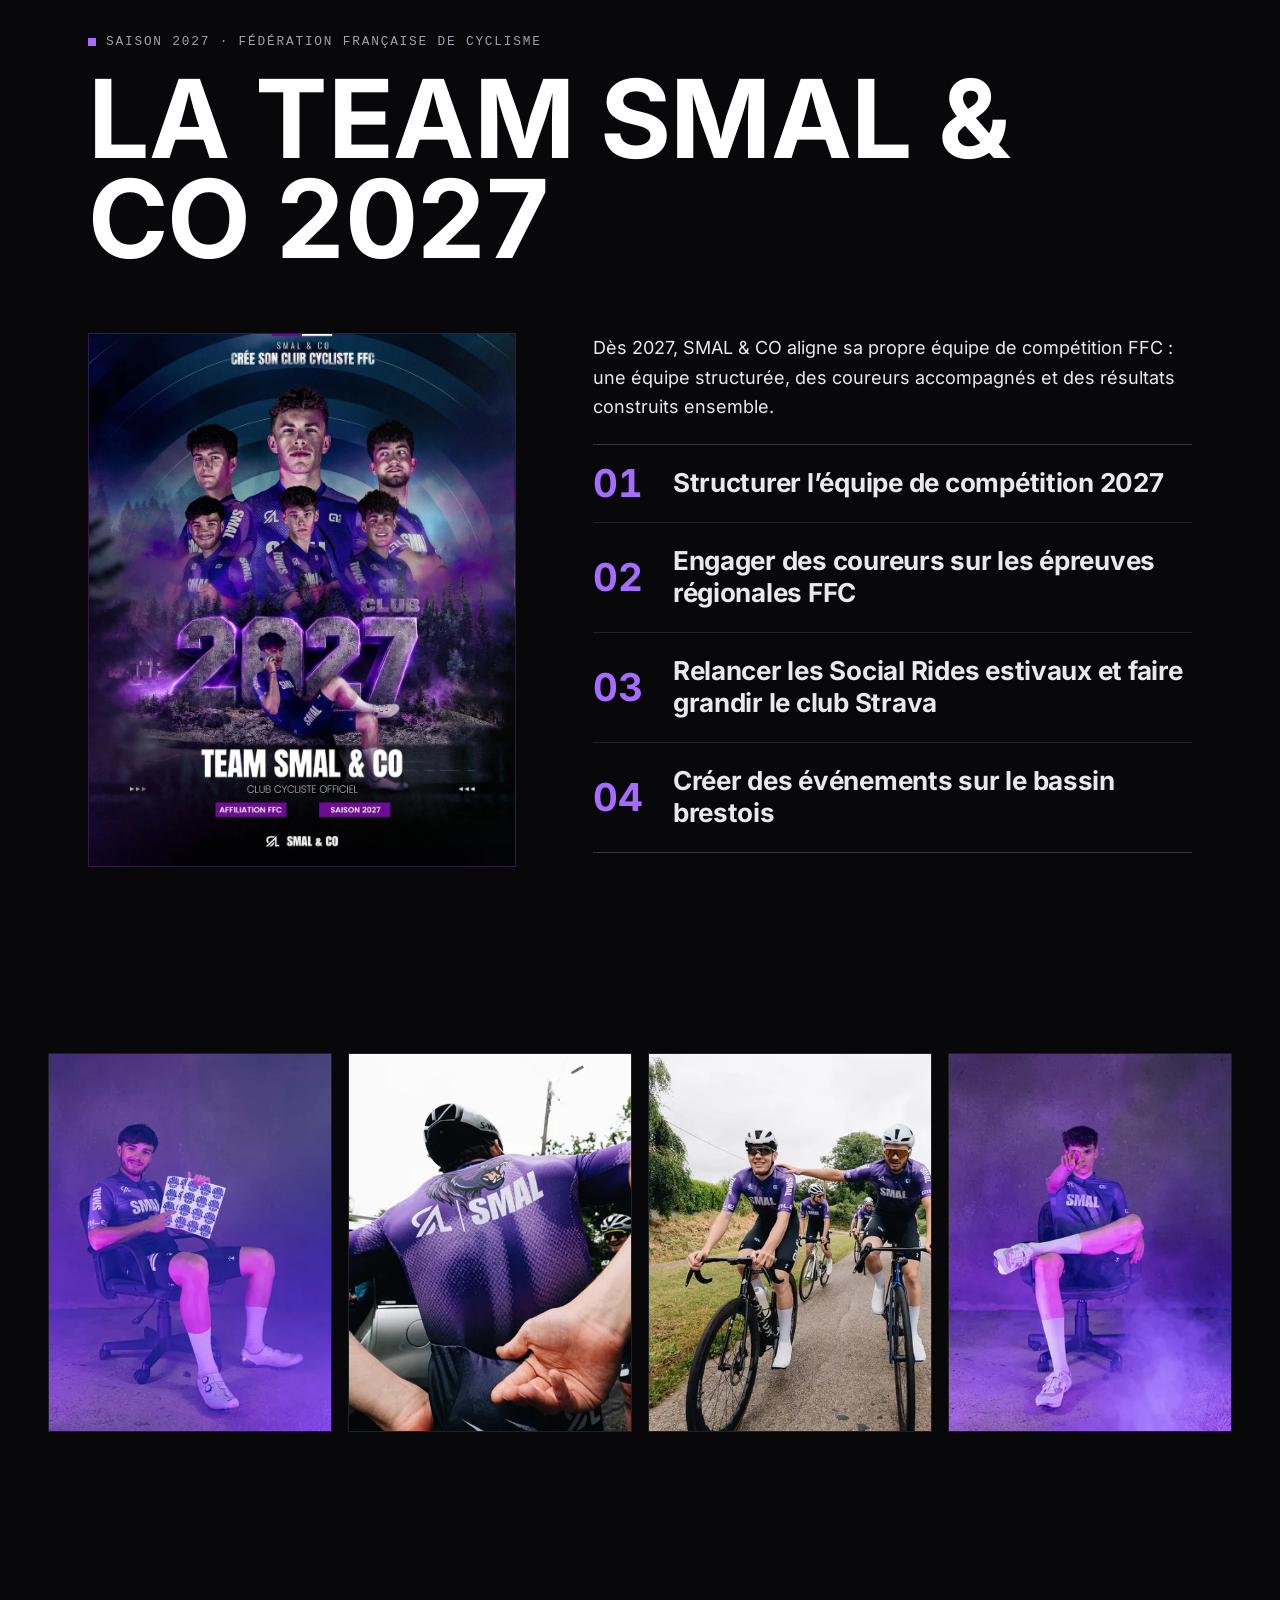
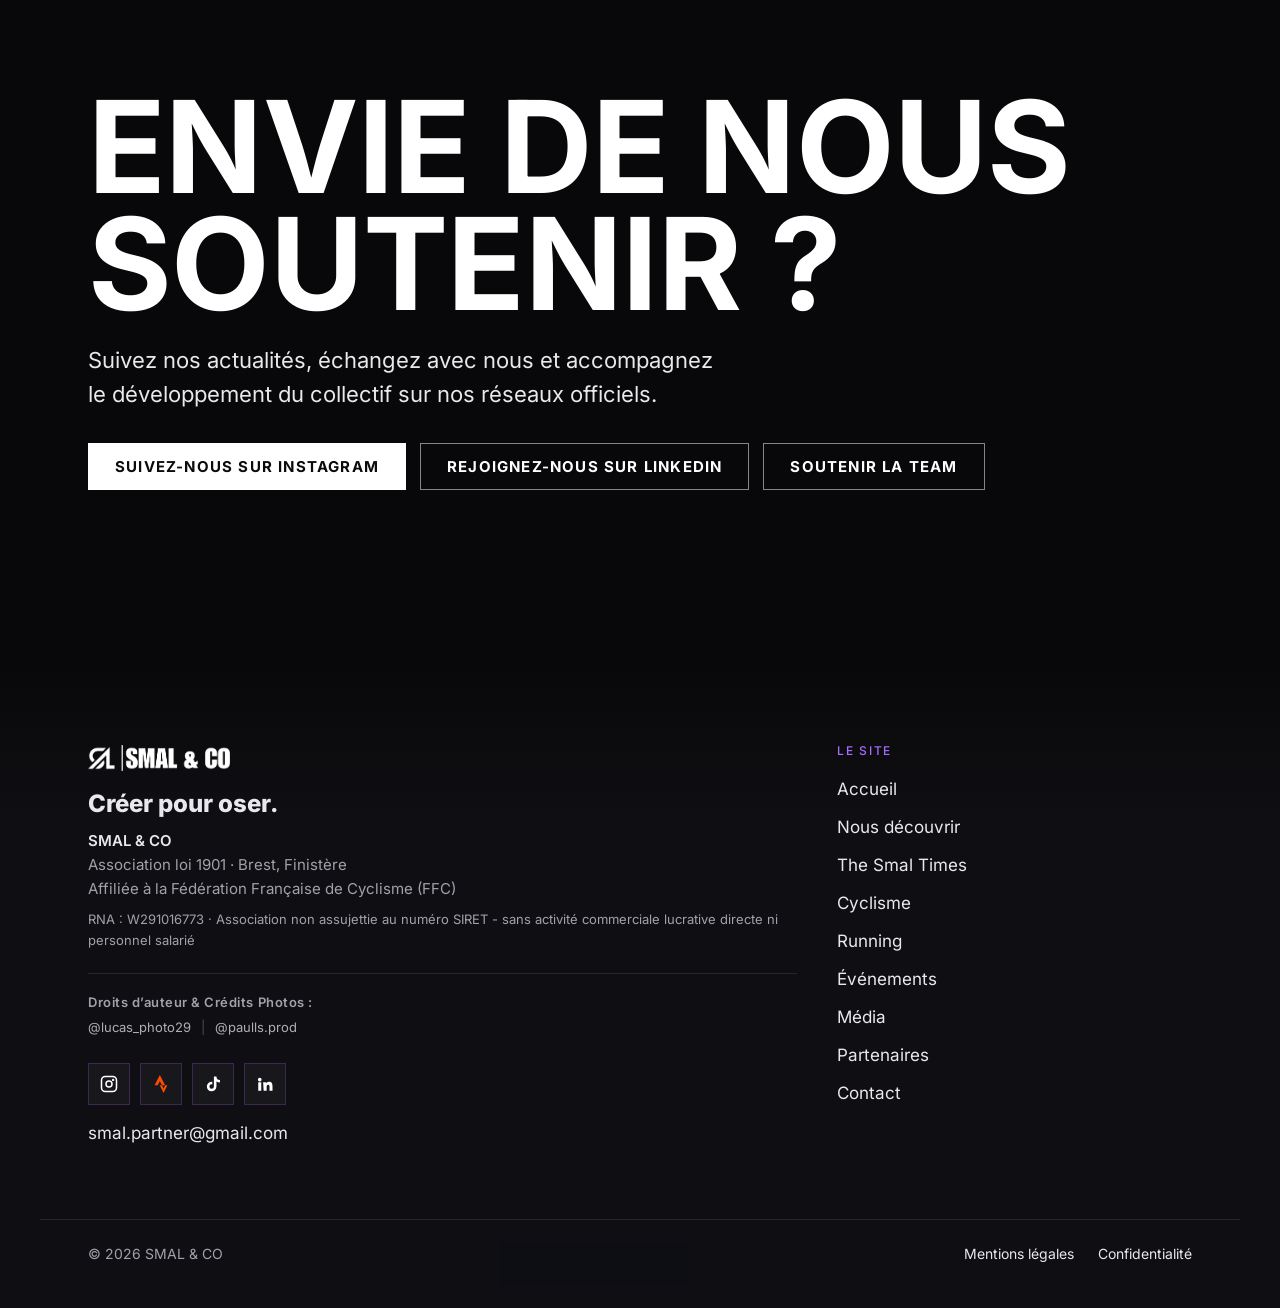
<file: cyclisme.html>
<!doctype html>
<html lang="fr">
<head>
<meta charset="utf-8">
<meta name="viewport" content="width=device-width, initial-scale=1">
<meta name="robots" content="noindex, nofollow">
<title>Cyclisme — SMAL & CO</title>
<meta name="description" content="La section cyclisme de SMAL & CO : une équipe affiliée à la FFC, des Social Rides estivaux ouverts à tous et la saison de compétition 2027.">
<meta name="theme-color" content="#111215">
<link rel="icon" href="logos/smal-mark.png" type="image/png">
<link rel="canonical" href="https://smal-co-web.pages.dev/cyclisme.html">
<meta property="og:type" content="website">
<meta property="og:locale" content="fr_FR">
<meta property="og:site_name" content="SMAL &amp; CO">
<meta property="og:title" content="Cyclisme — SMAL & CO">
<meta property="og:description" content="La section cyclisme de SMAL & CO : une équipe affiliée à la FFC, des Social Rides estivaux ouverts à tous et la saison de compétition 2027.">
<meta property="og:url" content="https://smal-co-web.pages.dev/cyclisme.html">
<meta property="og:image" content="https://smal-co-web.pages.dev/img/og-default.jpg">
<meta property="og:image:width" content="1200">
<meta property="og:image:height" content="630">
<meta name="twitter:card" content="summary_large_image">
<meta name="twitter:title" content="Cyclisme — SMAL & CO">
<meta name="twitter:description" content="La section cyclisme de SMAL & CO : une équipe affiliée à la FFC, des Social Rides estivaux ouverts à tous et la saison de compétition 2027.">
<meta name="twitter:image" content="https://smal-co-web.pages.dev/img/og-default.jpg">
<link rel="manifest" href="site.webmanifest">
<link rel="preload" href="fonts/inter-variable.woff2" as="font" type="font/woff2" crossorigin>
<link rel="stylesheet" href="assets/site.css">
<script>document.documentElement.classList.add('js')</script>
</head>
<body class="pole-cycling">
<a class="skip" href="#contenu">Aller au contenu</a>

<header class="top" data-header>
 <div class="wrap top-in">
  <a class="brand" href="/" aria-label="SMAL & CO, accueil"><img src="logos/smal-co-blanc.png" alt="SMAL & CO" width="682" height="125"></a>
  <nav id="menu" class="nav" aria-label="Navigation principale">
   <a href="/">Accueil</a>
   <a href="/qui-sommes-nous.html">Nous découvrir</a>
   <a href="/smal-times.html">The Smal Times</a>
   <div class="nav-dd">
    <button class="nav-dd-toggle active" type="button" aria-expanded="false" aria-controls="nav-poles">Nos Pôles <span class="chevron-down" aria-hidden="true">▾</span></button>
    <div class="dropdown-menu" id="nav-poles">
    <a class="dropdown-item active" aria-current="page" href="/cyclisme.html"><span class="dropdown-item-badge">PÔLE 01</span><span class="dropdown-item-title">Team SMAL &amp; CO Cycling</span></a>
    <a class="dropdown-item" href="/running.html"><span class="dropdown-item-badge">PÔLE 02</span><span class="dropdown-item-title">Team SMAL &amp; CO Running</span></a>
    </div>
   </div>
   <div class="nav-dd">
    <button class="nav-dd-toggle" type="button" aria-expanded="false" aria-controls="nav-activites">Nos activités <span class="chevron-down" aria-hidden="true">▾</span></button>
    <div class="dropdown-menu" id="nav-activites">
    <a class="dropdown-item" href="/evenements.html"><span class="dropdown-item-badge">COMMUNAUTÉ</span><span class="dropdown-item-title">Événements &amp; Social Rides</span></a>
    <a class="dropdown-item" href="/communication.html"><span class="dropdown-item-badge">STUDIO</span><span class="dropdown-item-title">Média &amp; Création de contenu</span></a>
    </div>
   </div>
   <a href="/partenaires.html">Partenaires</a>
   <a class="btn btn-small" href="/contact.html">Contact</a>
  </nav>
  <button class="burger" type="button" aria-expanded="false" aria-controls="menu" data-burger><span class="sr">Menu</span><i></i><i></i></button>
 </div>
</header>

<main id="contenu">
<section class="phead phead-photo">
 <img class="phead-bg" width="1600" height="1067" src="img/equipe-route.webp" alt="Les coureurs de SMAL & CO roulent de face sur une route bretonne, en maillot violet" style="object-position:center 70%" fetchpriority="high">
 <img class="phead-panther" src="img/da/panthere-cycling.webp" width="320" height="226" alt="" aria-hidden="true">
 <div class="wrap">
  <p class="eyebrow">Pôle 01 · Team cyclisme</p>
  <h1 class="h-xl">Cyclisme</h1>
  <p class="lead">L’équipe cycliste de compétition de SMAL & CO, affiliée à la FFC. Rigueur, esprit d’équipe et ambitions régionales et nationales.</p>
 </div>
</section>

<!-- MISSIONS -->
<section class="sec">
 <div class="wrap cols">
  <div>
   <p class="rv eyebrow" data-reveal>Nos missions</p>
   <h2 class="rv h-lg" data-reveal>L’humain d’abord, la performance ensuite.</h2>
   <dl class="rv facts" data-reveal>
    <div><dt>Affiliation</dt><dd>FFC · 16 septembre 2026</dd></div>
    <div><dt>Effectif</dt><dd>15 licenciés FFC (10 Team)</dd></div>
    <div><dt>Partenaire</dt><dd>Hobby Cycles Brest</dd></div>
   </dl>
  </div>
  <div class="rv prose" data-reveal>
   <p>L’humain d’abord : rouler ensemble, progresser ensemble, puis performer.</p>
   <p>Nos coureurs sont accompagnés : nutrition Overstim.s, mécanique, photo et vidéo de chaque course.</p>
  </div>
 </div>
</section>

<section class="sec numbers">
 <div class="wrap nums">
  <div class="rv num" data-reveal><strong><span data-count="10">10</span></strong><span>membres de la Team, sur 15 licenciés FFC</span></div>
  <div class="rv num" data-reveal style="--d:80ms"><strong><span data-count="11">11</span></strong><span>Social Rides estivaux organisés au départ d’Hobby Cycles</span></div>
  <div class="rv num" data-reveal style="--d:160ms"><strong><span data-count="50">50</span></strong><span>participants en moyenne par sortie, jusqu’à 70</span></div>
  <div class="rv num" data-reveal style="--d:240ms"><strong>+<span data-count="100">100</span></strong><span>participants à notre 1<sup>re</sup> édition SMAL & CO CYCLO</span></div>
 </div>
</section>

<!-- ÉTAPE DU TOUR : un jalon de préparation -->
<section class="sec sec-tight">
 <div class="wrap">
  <p class="rv eyebrow" data-reveal>19 juillet 2026 · Alpe d’Huez</p>
  <h2 class="rv h-lg" data-reveal>L’Étape du Tour, un premier jalon</h2>
  <p class="rv lead" data-reveal>Un test grandeur nature avant la compétition : les sept pionniers au départ, direction l’Alpe d’Huez.</p>
  <div class="rv event-gallery" data-reveal style="margin-top:clamp(28px,4vw,48px)">
   <img width="800" height="532" src="img/IMG_6418.webp" alt="Les coureurs SMAL & CO dans l’ascension, face aux sommets alpins" loading="lazy" decoding="async">
   <img width="800" height="533" src="img/IMG_6404.webp" alt="Un coureur SMAL & CO en maillot violet négocie un virage en montée" loading="lazy" decoding="async">
   <img width="800" height="600" src="img/IMG_7129.webp" alt="Drapeaux breton et SMAL & CO au balcon du chalet de l’équipe" loading="lazy" decoding="async">
  </div>
 </div>
</section>

<!-- TEAM 2027 FFC -->
<section class="sec sec-alt" id="team-2027">
 <div class="wrap">
  <p class="rv eyebrow" data-reveal>Saison 2027 · Fédération Française de Cyclisme</p>
  <h2 class="rv h-xl" data-reveal>La Team SMAL & CO 2027</h2>
  <div class="cols" style="margin-top:clamp(32px,5vw,64px)">
   <div>
    <img class="rv team-poster" data-reveal width="1000" height="1250" src="img/affiche-team-2027-ffc.webp" alt="Affiche officielle Team 2027 FFC - SMAL & CO" loading="lazy" decoding="async">
   </div>
   <div>
    <div class="rv prose" data-reveal>
     <p>Dès 2027, SMAL & CO aligne sa propre équipe de compétition FFC : une équipe structurée, des coureurs accompagnés et des résultats construits ensemble.</p>
    </div>
    <ul class="rv goals" data-reveal>
     <li>Structurer l’équipe de compétition 2027</li>
     <li>Engager des coureurs sur les épreuves régionales FFC</li>
     <li>Relancer les Social Rides estivaux et faire grandir le club Strava</li>
     <li>Créer des événements sur le bassin brestois</li>
    </ul>
   </div>
  </div>
 </div>
</section>

<section class="cyclisme-bottom-gallery">
 <img width="800" height="533" src="img/shooting-chaise.webp" alt="Shooting maillot SMAL" class="bottom-gallery-img" loading="lazy" decoding="async">
 <img width="800" height="533" src="img/cyclo-dos.webp" alt="Cycliste de dos maillot SMAL" class="bottom-gallery-img" loading="lazy" decoding="async">
 <img width="800" height="533" src="img/maillot2.webp" alt="Deux cyclistes sur la route" class="bottom-gallery-img" loading="lazy" decoding="async">
 <img width="800" height="533" src="img/shooting-jambes-croisees.webp" alt="Pose avec le maillot SMAL" class="bottom-gallery-img" loading="lazy" decoding="async">
</section>

<section class="cta-final">
 <div class="wrap">
  <h2 class="rv h-xl" data-reveal>Envie de nous soutenir ?</h2>
  <p class="rv lead" data-reveal>Suivez nos actualités, échangez avec nous et accompagnez le développement du collectif sur nos réseaux officiels.</p>
  <div class="rv cta-row" data-reveal><a class="btn" href="https://www.instagram.com/smal__co" target="_blank" rel="noopener noreferrer">Suivez-nous sur Instagram</a><a class="btn btn-ghost" href="https://www.linkedin.com/in/smal-co-a187363a7" target="_blank" rel="noopener noreferrer">Rejoignez-nous sur LinkedIn</a><a class="btn btn-ghost" href="/partenaires.html#sponsor-titre">Soutenir la Team</a></div>
 </div>
</section>
</main>

<footer class="foot">
 <div class="wrap foot-in">
  <div>
   <img class="foot-logo" src="logos/smal-co-blanc.png" alt="SMAL & CO" width="682" height="125" loading="lazy" decoding="async">
   <p class="foot-sig">Créer pour oser.</p>
   <div class="footer-legal-info">
    <p class="association-name">SMAL &amp; CO</p>
    <p>Association loi 1901 · Brest, Finistère</p>
    <p>Affiliée à la Fédération Française de Cyclisme (FFC)</p>
    <p class="legal-registration">RNA : W291016773 · Association non assujettie au numéro SIRET - sans activité commerciale lucrative directe ni personnel salarié</p>
   </div>
   <div class="footer-copyright-section">
    <span class="copyright-title">Droits d’auteur &amp; Crédits Photos :</span>
    <div class="copyright-links">
     <a href="https://instagram.com/lucas_photo29" target="_blank" rel="noopener noreferrer" class="insta-credit">@lucas_photo29</a>
     <span class="separator" aria-hidden="true">|</span>
     <a href="https://instagram.com/paulls.prod" target="_blank" rel="noopener noreferrer" class="insta-credit">@paulls.prod</a>
    </div>
   </div>
   <div class="soc-row"><a class="soc-ico soc-ig" href="https://www.instagram.com/smal__co/" target="_blank" rel="noopener noreferrer" aria-label="Instagram" data-tip="Instagram"><svg viewBox="0 0 24 24" width="18" height="18" fill="none" stroke="currentColor" stroke-width="2" stroke-linecap="round" stroke-linejoin="round" aria-hidden="true"><rect x="2" y="2" width="20" height="20" rx="5"/><circle cx="12" cy="12" r="4"/><circle cx="17.5" cy="6.5" r=".6" fill="currentColor"/></svg></a><a class="soc-ico soc-st" href="https://www.strava.com/clubs/smal__co" target="_blank" rel="noopener noreferrer" aria-label="Strava" data-tip="Strava"><svg viewBox="0 0 24 24" width="18" height="18" fill="currentColor" aria-hidden="true"><path d="M15.39 17.94l-2.09-4.12h-3.07L15.39 24l5.15-10.18h-3.07m-7-5.6l2.84 5.6h4.17L10.46 0l-7 13.82h4.17"/></svg></a><a class="soc-ico soc-tt" href="https://www.tiktok.com/@smal__co" target="_blank" rel="noopener noreferrer" aria-label="TikTok" data-tip="TikTok"><svg viewBox="0 0 24 24" width="18" height="18" fill="currentColor" aria-hidden="true"><path d="M16.6 2h-3.4v13.4a3 3 0 1 1-3-3c.3 0 .6 0 .9.1V9a6.4 6.4 0 1 0 5.5 6.4V8.6a8 8 0 0 0 4.7 1.5V6.7a4.7 4.7 0 0 1-4.7-4.7z"/></svg></a><a class="soc-ico soc-li" href="https://www.linkedin.com/in/smal-co-a187363a7" target="_blank" rel="noopener noreferrer" aria-label="LinkedIn" data-tip="LinkedIn"><svg viewBox="0 0 24 24" width="18" height="18" fill="currentColor" aria-hidden="true"><path d="M4.98 3.5a2.5 2.5 0 1 1 0 5 2.5 2.5 0 0 1 0-5zM3 9.5h4V21H3zM9.5 9.5h3.8v1.6h.1c.5-1 1.8-2 3.8-2 4 0 4.8 2.6 4.8 6V21h-4v-5.2c0-1.3 0-2.9-1.8-2.9s-2 1.4-2 2.8V21h-4z"/></svg></a></div>
   <p><a href="/contact.html" data-u="smal.partner" data-d="gmail.com">smal.partner [arobase] gmail.com</a></p>
  </div>
  <nav aria-label="Pied de page">
   <h2 class="foot-h">Le site</h2>
   <ul><li><a href="/">Accueil</a></li><li><a href="/qui-sommes-nous.html">Nous découvrir</a></li><li><a href="/smal-times.html">The Smal Times</a></li><li><a href="/cyclisme.html">Cyclisme</a></li><li><a href="/running.html">Running</a></li><li><a href="/evenements.html">Événements</a></li><li><a href="/communication.html">Média</a></li><li><a href="/partenaires.html">Partenaires</a></li><li><a href="/contact.html">Contact</a></li></ul>
  </nav>
 </div>
 <div class="wrap foot-bar"><span>© 2026 SMAL & CO</span><div class="sec-glass" data-sec><button class="sec-chip" type="button" aria-expanded="false" aria-controls="sec-panel"><svg class="sec-shield" viewBox="0 0 28 30" aria-hidden="true"><defs><linearGradient id="secG1" x1="0" y1="0" x2="1" y2="1"><stop offset="0" stop-color="#6b7280"/><stop offset=".45" stop-color="#262930"/><stop offset="1" stop-color="#0b0c0f"/></linearGradient><linearGradient id="secG2" x1="0" y1="0" x2="0" y2="1"><stop offset="0" stop-color="#34d399"/><stop offset="1" stop-color="#065f46"/></linearGradient><linearGradient id="secG3" x1="0" y1="0" x2="0" y2="1"><stop offset="0" stop-color="#fff" stop-opacity=".5"/><stop offset="1" stop-color="#fff" stop-opacity="0"/></linearGradient></defs><path d="M14 1l12 4.5v8.2c0 7.3-5 12.9-12 15.3C7 26.6 2 21 2 13.7V5.5z" fill="url(#secG1)" stroke="rgba(255,255,255,.35)" stroke-width=".8"/><path d="M14 4.6l8.8 3.3v6c0 5.4-3.6 9.6-8.8 11.5-5.2-1.9-8.8-6.1-8.8-11.5v-6z" fill="url(#secG2)"/><path d="M14 4.6l8.8 3.3v3.4C18 9.6 10 9.6 5.2 11.3V7.9z" fill="url(#secG3)"/><path d="M10 14.6l2.9 2.9 5.4-5.6" fill="none" stroke="#fff" stroke-width="2.2" stroke-linecap="round" stroke-linejoin="round"/></svg><span class="sec-chip-txt"><span data-sec-label>Site protégé</span><small>Audit quotidien</small></span><span class="sec-dot" aria-hidden="true"></span></button><div class="sec-panel" id="sec-panel" role="dialog" aria-label="Transparence sécurité" hidden><p class="sec-panel-h" data-sec-title>Site protégé &amp; vérifié</p><p class="sec-panel-date" data-sec-date>Chargement du dernier contrôle…</p><ul class="sec-panel-list" data-sec-list></ul><a href="https://github.com/Maattyeux/smal-co-site/actions/workflows/securite.yml" target="_blank" rel="noopener noreferrer">Vérifier l’historique des contrôles</a></div></div><span class="foot-legal"><a href="/mentions-legales.html">Mentions légales</a><a href="/confidentialite.html">Confidentialité</a></span></div>
</footer>

<script src="assets/site.js" defer></script>
</body>
</html>
</file>
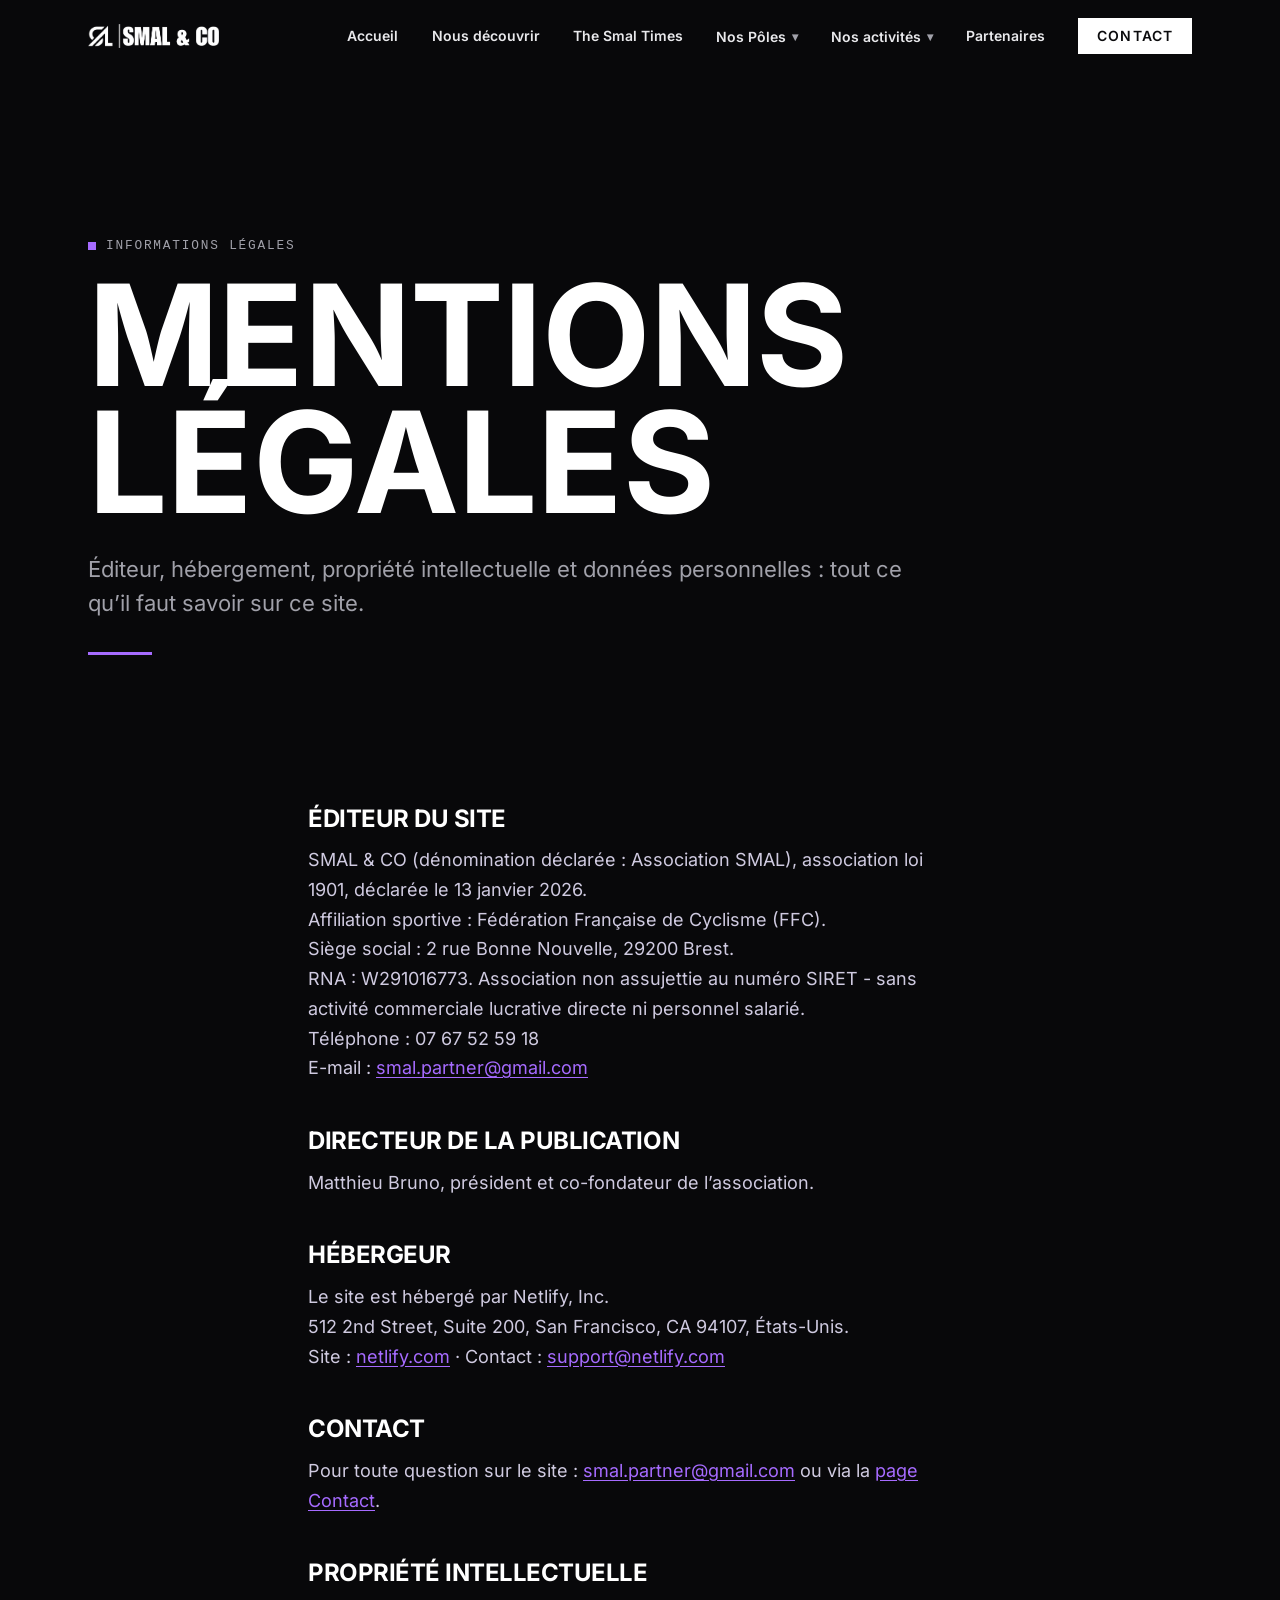
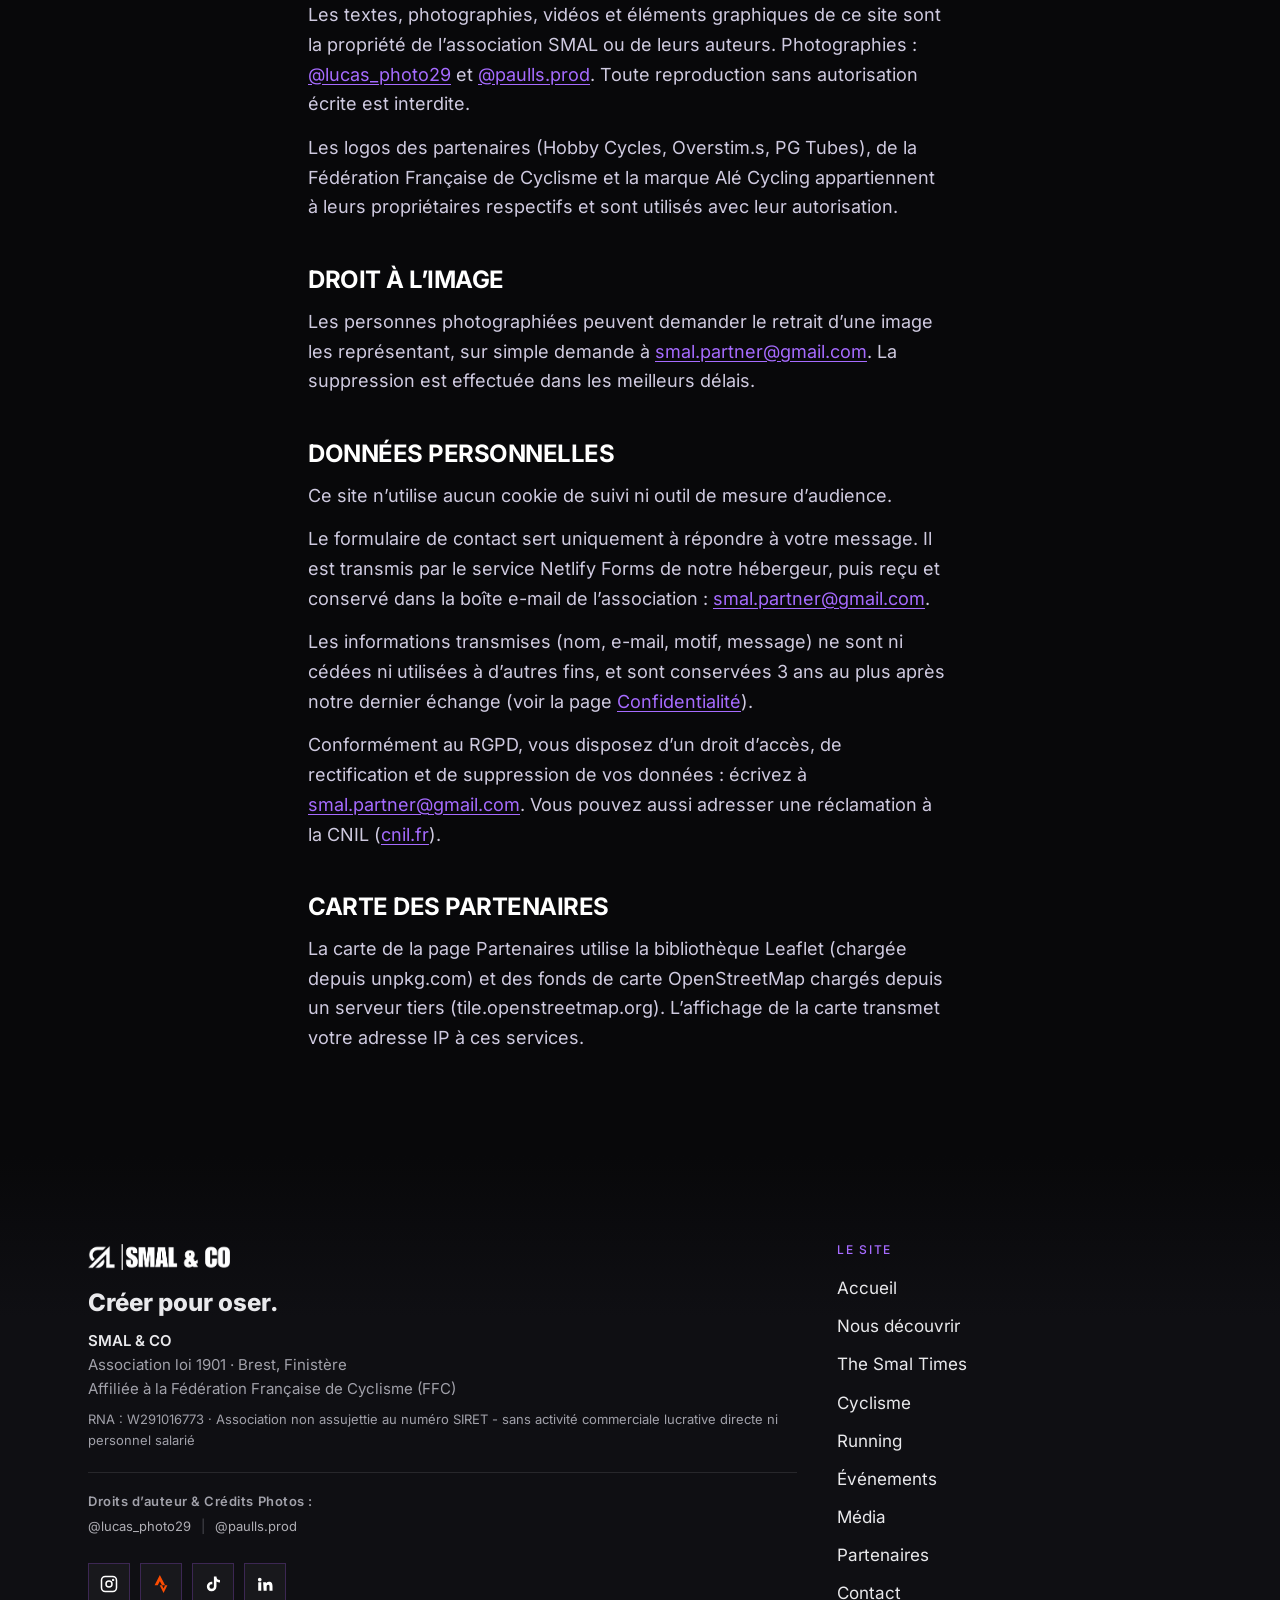
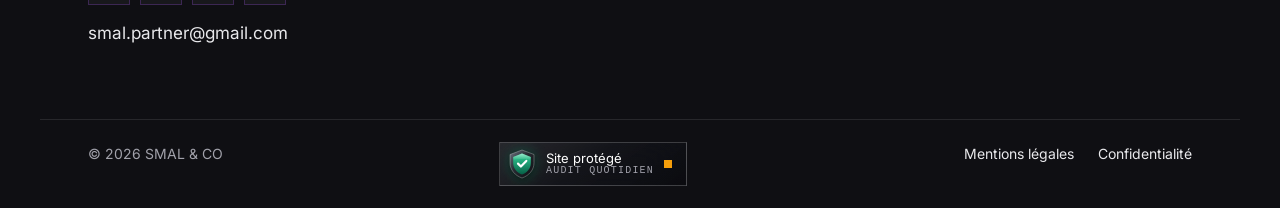
<file: mentions-legales.html>
<!doctype html>
<html lang="fr">
<head>
<meta charset="utf-8">
<meta name="viewport" content="width=device-width, initial-scale=1">
<meta name="robots" content="noindex, nofollow">
<title>Mentions légales — SMAL &amp; CO</title>
<meta name="description" content="Mentions légales et politique de confidentialité du site de SMAL &amp; CO, association loi 1901 à Brest.">
<meta name="theme-color" content="#111215">
<link rel="icon" href="logos/smal-mark.png" type="image/png">
<link rel="canonical" href="https://smal-co-web.pages.dev/mentions-legales.html">
<meta property="og:type" content="website">
<meta property="og:locale" content="fr_FR">
<meta property="og:site_name" content="SMAL &amp; CO">
<meta property="og:title" content="Mentions légales — SMAL &amp; CO">
<meta property="og:description" content="Mentions légales et politique de confidentialité du site de SMAL &amp; CO, association loi 1901 à Brest.">
<meta property="og:url" content="https://smal-co-web.pages.dev/mentions-legales.html">
<meta property="og:image" content="https://smal-co-web.pages.dev/img/og-default.jpg">
<meta property="og:image:width" content="1200">
<meta property="og:image:height" content="630">
<meta name="twitter:card" content="summary_large_image">
<meta name="twitter:title" content="Mentions légales — SMAL &amp; CO">
<meta name="twitter:description" content="Mentions légales et politique de confidentialité du site de SMAL &amp; CO, association loi 1901 à Brest.">
<meta name="twitter:image" content="https://smal-co-web.pages.dev/img/og-default.jpg">
<link rel="manifest" href="site.webmanifest">
<link rel="preload" href="fonts/inter-variable.woff2" as="font" type="font/woff2" crossorigin>
<link rel="stylesheet" href="assets/site.css">
<script>document.documentElement.classList.add('js')</script>
</head>
<body>
<a class="skip" href="#contenu">Aller au contenu</a>

<header class="top" data-header>
 <div class="wrap top-in">
  <a class="brand" href="/" aria-label="SMAL & CO, accueil"><img src="logos/smal-co-blanc.png" alt="SMAL & CO" width="682" height="125"></a>
  <nav id="menu" class="nav" aria-label="Navigation principale">
   <a href="/">Accueil</a>
   <a href="/qui-sommes-nous.html">Nous découvrir</a>
   <a href="/smal-times.html">The Smal Times</a>
   <div class="nav-dd">
    <button class="nav-dd-toggle" type="button" aria-expanded="false" aria-controls="nav-poles">Nos Pôles <span class="chevron-down" aria-hidden="true">▾</span></button>
    <div class="dropdown-menu" id="nav-poles">
    <a class="dropdown-item" href="/cyclisme.html"><span class="dropdown-item-badge">PÔLE 01</span><span class="dropdown-item-title">Team SMAL &amp; CO Cycling</span></a>
    <a class="dropdown-item" href="/running.html"><span class="dropdown-item-badge">PÔLE 02</span><span class="dropdown-item-title">Team SMAL &amp; CO Running</span></a>
    </div>
   </div>
   <div class="nav-dd">
    <button class="nav-dd-toggle" type="button" aria-expanded="false" aria-controls="nav-activites">Nos activités <span class="chevron-down" aria-hidden="true">▾</span></button>
    <div class="dropdown-menu" id="nav-activites">
    <a class="dropdown-item" href="/evenements.html"><span class="dropdown-item-badge">COMMUNAUTÉ</span><span class="dropdown-item-title">Événements &amp; Social Rides</span></a>
    <a class="dropdown-item" href="/communication.html"><span class="dropdown-item-badge">STUDIO</span><span class="dropdown-item-title">Média &amp; Création de contenu</span></a>
    </div>
   </div>
   <a href="/partenaires.html">Partenaires</a>
   <a class="btn btn-small" href="/contact.html">Contact</a>
  </nav>
  <button class="burger" type="button" aria-expanded="false" aria-controls="menu" data-burger><span class="sr">Menu</span><i></i><i></i></button>
 </div>
</header>

<main id="contenu">
<section class="phead">
 <div class="wrap">
  <p class="eyebrow">Informations légales</p>
  <h1 class="h-xl">Mentions légales</h1>
  <p class="lead">Éditeur, hébergement, propriété intellectuelle et données personnelles : tout ce qu’il faut savoir sur ce site.</p>
 </div>
</section>

<section class="sec sec-tight">
 <div class="wrap legal prose">
  <h2 class="h-md">Éditeur du site</h2>
  <p>SMAL &amp; CO (dénomination déclarée : Association SMAL), association loi 1901, déclarée le 13 janvier 2026.<br>
  Affiliation sportive : Fédération Française de Cyclisme (FFC).<br>
  Siège social : 2 rue Bonne Nouvelle, 29200 Brest.<br>
  RNA : W291016773. Association non assujettie au numéro SIRET - sans activité commerciale lucrative directe ni personnel salarié.<br>
  Téléphone : 07 67 52 59 18<br>
  E-mail : <a href="/contact.html" data-u="smal.partner" data-d="gmail.com">smal.partner [arobase] gmail.com</a></p>

  <h2 class="h-md">Directeur de la publication</h2>
  <p>Matthieu Bruno, président et co-fondateur de l’association.</p>

  <h2 class="h-md">Hébergeur</h2>
  <p>Le site est hébergé par Netlify, Inc.<br>
  512 2nd Street, Suite 200, San Francisco, CA 94107, États-Unis.<br>
  Site : <a href="https://www.netlify.com" target="_blank" rel="noopener noreferrer">netlify.com</a> · Contact : <a href="mailto:support@netlify.com">support@netlify.com</a></p>

  <h2 class="h-md">Contact</h2>
  <p>Pour toute question sur le site : <a href="/contact.html" data-u="smal.partner" data-d="gmail.com">smal.partner [arobase] gmail.com</a> ou via la <a href="/contact.html">page Contact</a>.</p>

  <h2 class="h-md">Propriété intellectuelle</h2>
  <p>Les textes, photographies, vidéos et éléments graphiques de ce site sont la propriété de l’association SMAL ou de leurs auteurs. Photographies : <a href="https://instagram.com/lucas_photo29" target="_blank" rel="noopener noreferrer">@lucas_photo29</a> et <a href="https://instagram.com/paulls.prod" target="_blank" rel="noopener noreferrer">@paulls.prod</a>. Toute reproduction sans autorisation écrite est interdite.</p>
  <!-- TODO: vérifier et conserver la preuve des autorisations d’usage des logos partenaires et de la marque Alé Cycling -->
  <p>Les logos des partenaires (Hobby Cycles, Overstim.s, PG Tubes), de la Fédération Française de Cyclisme et la marque Alé Cycling appartiennent à leurs propriétaires respectifs et sont utilisés avec leur autorisation.</p>

  <h2 class="h-md">Droit à l’image</h2>
  <p>Les personnes photographiées peuvent demander le retrait d’une image les représentant, sur simple demande à <a href="/contact.html" data-u="smal.partner" data-d="gmail.com">smal.partner [arobase] gmail.com</a>. La suppression est effectuée dans les meilleurs délais.</p>

  <h2 class="h-md">Données personnelles</h2>
  <p>Ce site n’utilise aucun cookie de suivi ni outil de mesure d’audience.</p>
  <p>Le formulaire de contact sert uniquement à répondre à votre message. Il est transmis par le service Netlify Forms de notre hébergeur, puis reçu et conservé dans la boîte e-mail de l’association : <a href="/contact.html" data-u="smal.partner" data-d="gmail.com">smal.partner [arobase] gmail.com</a>.</p>
  <p>Les informations transmises (nom, e-mail, motif, message) ne sont ni cédées ni utilisées à d’autres fins, et sont conservées 3 ans au plus après notre dernier échange (voir la page <a href="/confidentialite.html">Confidentialité</a>).</p>
  <p>Conformément au RGPD, vous disposez d’un droit d’accès, de rectification et de suppression de vos données : écrivez à <a href="/contact.html" data-u="smal.partner" data-d="gmail.com">smal.partner [arobase] gmail.com</a>. Vous pouvez aussi adresser une réclamation à la CNIL (<a href="https://www.cnil.fr" target="_blank" rel="noopener noreferrer">cnil.fr</a>).</p>

  <h2 class="h-md">Carte des partenaires</h2>
  <p>La carte de la page Partenaires utilise la bibliothèque Leaflet (chargée depuis unpkg.com) et des fonds de carte OpenStreetMap chargés depuis un serveur tiers (tile.openstreetmap.org). L’affichage de la carte transmet votre adresse IP à ces services.</p>
 </div>
</section>
</main>

<footer class="foot">
 <div class="wrap foot-in">
  <div>
   <img class="foot-logo" src="logos/smal-co-blanc.png" alt="SMAL & CO" width="682" height="125" loading="lazy" decoding="async">
   <p class="foot-sig">Créer pour oser.</p>
   <div class="footer-legal-info">
    <p class="association-name">SMAL &amp; CO</p>
    <p>Association loi 1901 · Brest, Finistère</p>
    <p>Affiliée à la Fédération Française de Cyclisme (FFC)</p>
    <p class="legal-registration">RNA : W291016773 · Association non assujettie au numéro SIRET - sans activité commerciale lucrative directe ni personnel salarié</p>
   </div>
   <div class="footer-copyright-section">
    <span class="copyright-title">Droits d’auteur &amp; Crédits Photos :</span>
    <div class="copyright-links">
     <a href="https://instagram.com/lucas_photo29" target="_blank" rel="noopener noreferrer" class="insta-credit">@lucas_photo29</a>
     <span class="separator" aria-hidden="true">|</span>
     <a href="https://instagram.com/paulls.prod" target="_blank" rel="noopener noreferrer" class="insta-credit">@paulls.prod</a>
    </div>
   </div>
   <div class="soc-row"><a class="soc-ico soc-ig" href="https://www.instagram.com/smal__co/" target="_blank" rel="noopener noreferrer" aria-label="Instagram" data-tip="Instagram"><svg viewBox="0 0 24 24" width="18" height="18" fill="none" stroke="currentColor" stroke-width="2" stroke-linecap="round" stroke-linejoin="round" aria-hidden="true"><rect x="2" y="2" width="20" height="20" rx="5"/><circle cx="12" cy="12" r="4"/><circle cx="17.5" cy="6.5" r=".6" fill="currentColor"/></svg></a><a class="soc-ico soc-st" href="https://www.strava.com/clubs/smal__co" target="_blank" rel="noopener noreferrer" aria-label="Strava" data-tip="Strava"><svg viewBox="0 0 24 24" width="18" height="18" fill="currentColor" aria-hidden="true"><path d="M15.39 17.94l-2.09-4.12h-3.07L15.39 24l5.15-10.18h-3.07m-7-5.6l2.84 5.6h4.17L10.46 0l-7 13.82h4.17"/></svg></a><a class="soc-ico soc-tt" href="https://www.tiktok.com/@smal__co" target="_blank" rel="noopener noreferrer" aria-label="TikTok" data-tip="TikTok"><svg viewBox="0 0 24 24" width="18" height="18" fill="currentColor" aria-hidden="true"><path d="M16.6 2h-3.4v13.4a3 3 0 1 1-3-3c.3 0 .6 0 .9.1V9a6.4 6.4 0 1 0 5.5 6.4V8.6a8 8 0 0 0 4.7 1.5V6.7a4.7 4.7 0 0 1-4.7-4.7z"/></svg></a><a class="soc-ico soc-li" href="https://www.linkedin.com/in/smal-co-a187363a7" target="_blank" rel="noopener noreferrer" aria-label="LinkedIn" data-tip="LinkedIn"><svg viewBox="0 0 24 24" width="18" height="18" fill="currentColor" aria-hidden="true"><path d="M4.98 3.5a2.5 2.5 0 1 1 0 5 2.5 2.5 0 0 1 0-5zM3 9.5h4V21H3zM9.5 9.5h3.8v1.6h.1c.5-1 1.8-2 3.8-2 4 0 4.8 2.6 4.8 6V21h-4v-5.2c0-1.3 0-2.9-1.8-2.9s-2 1.4-2 2.8V21h-4z"/></svg></a></div>
   <p><a href="/contact.html" data-u="smal.partner" data-d="gmail.com">smal.partner [arobase] gmail.com</a></p>
  </div>
  <nav aria-label="Pied de page">
   <h2 class="foot-h">Le site</h2>
   <ul><li><a href="/">Accueil</a></li><li><a href="/qui-sommes-nous.html">Nous découvrir</a></li><li><a href="/smal-times.html">The Smal Times</a></li><li><a href="/cyclisme.html">Cyclisme</a></li><li><a href="/running.html">Running</a></li><li><a href="/evenements.html">Événements</a></li><li><a href="/communication.html">Média</a></li><li><a href="/partenaires.html">Partenaires</a></li><li><a href="/contact.html">Contact</a></li></ul>
  </nav>
 </div>
 <div class="wrap foot-bar"><span>© 2026 SMAL & CO</span><div class="sec-glass" data-sec><button class="sec-chip" type="button" aria-expanded="false" aria-controls="sec-panel"><svg class="sec-shield" viewBox="0 0 28 30" aria-hidden="true"><defs><linearGradient id="secG1" x1="0" y1="0" x2="1" y2="1"><stop offset="0" stop-color="#6b7280"/><stop offset=".45" stop-color="#262930"/><stop offset="1" stop-color="#0b0c0f"/></linearGradient><linearGradient id="secG2" x1="0" y1="0" x2="0" y2="1"><stop offset="0" stop-color="#34d399"/><stop offset="1" stop-color="#065f46"/></linearGradient><linearGradient id="secG3" x1="0" y1="0" x2="0" y2="1"><stop offset="0" stop-color="#fff" stop-opacity=".5"/><stop offset="1" stop-color="#fff" stop-opacity="0"/></linearGradient></defs><path d="M14 1l12 4.5v8.2c0 7.3-5 12.9-12 15.3C7 26.6 2 21 2 13.7V5.5z" fill="url(#secG1)" stroke="rgba(255,255,255,.35)" stroke-width=".8"/><path d="M14 4.6l8.8 3.3v6c0 5.4-3.6 9.6-8.8 11.5-5.2-1.9-8.8-6.1-8.8-11.5v-6z" fill="url(#secG2)"/><path d="M14 4.6l8.8 3.3v3.4C18 9.6 10 9.6 5.2 11.3V7.9z" fill="url(#secG3)"/><path d="M10 14.6l2.9 2.9 5.4-5.6" fill="none" stroke="#fff" stroke-width="2.2" stroke-linecap="round" stroke-linejoin="round"/></svg><span class="sec-chip-txt"><span data-sec-label>Site protégé</span><small>Audit quotidien</small></span><span class="sec-dot" aria-hidden="true"></span></button><div class="sec-panel" id="sec-panel" role="dialog" aria-label="Transparence sécurité" hidden><p class="sec-panel-h" data-sec-title>Site protégé &amp; vérifié</p><p class="sec-panel-date" data-sec-date>Chargement du dernier contrôle…</p><ul class="sec-panel-list" data-sec-list></ul><a href="https://github.com/Maattyeux/smal-co-site/actions/workflows/securite.yml" target="_blank" rel="noopener noreferrer">Vérifier l’historique des contrôles</a></div></div><span class="foot-legal"><a href="/mentions-legales.html">Mentions légales</a><a href="/confidentialite.html">Confidentialité</a></span></div>
</footer>

<script src="assets/site.js" defer></script>
</body>
</html>
</file>
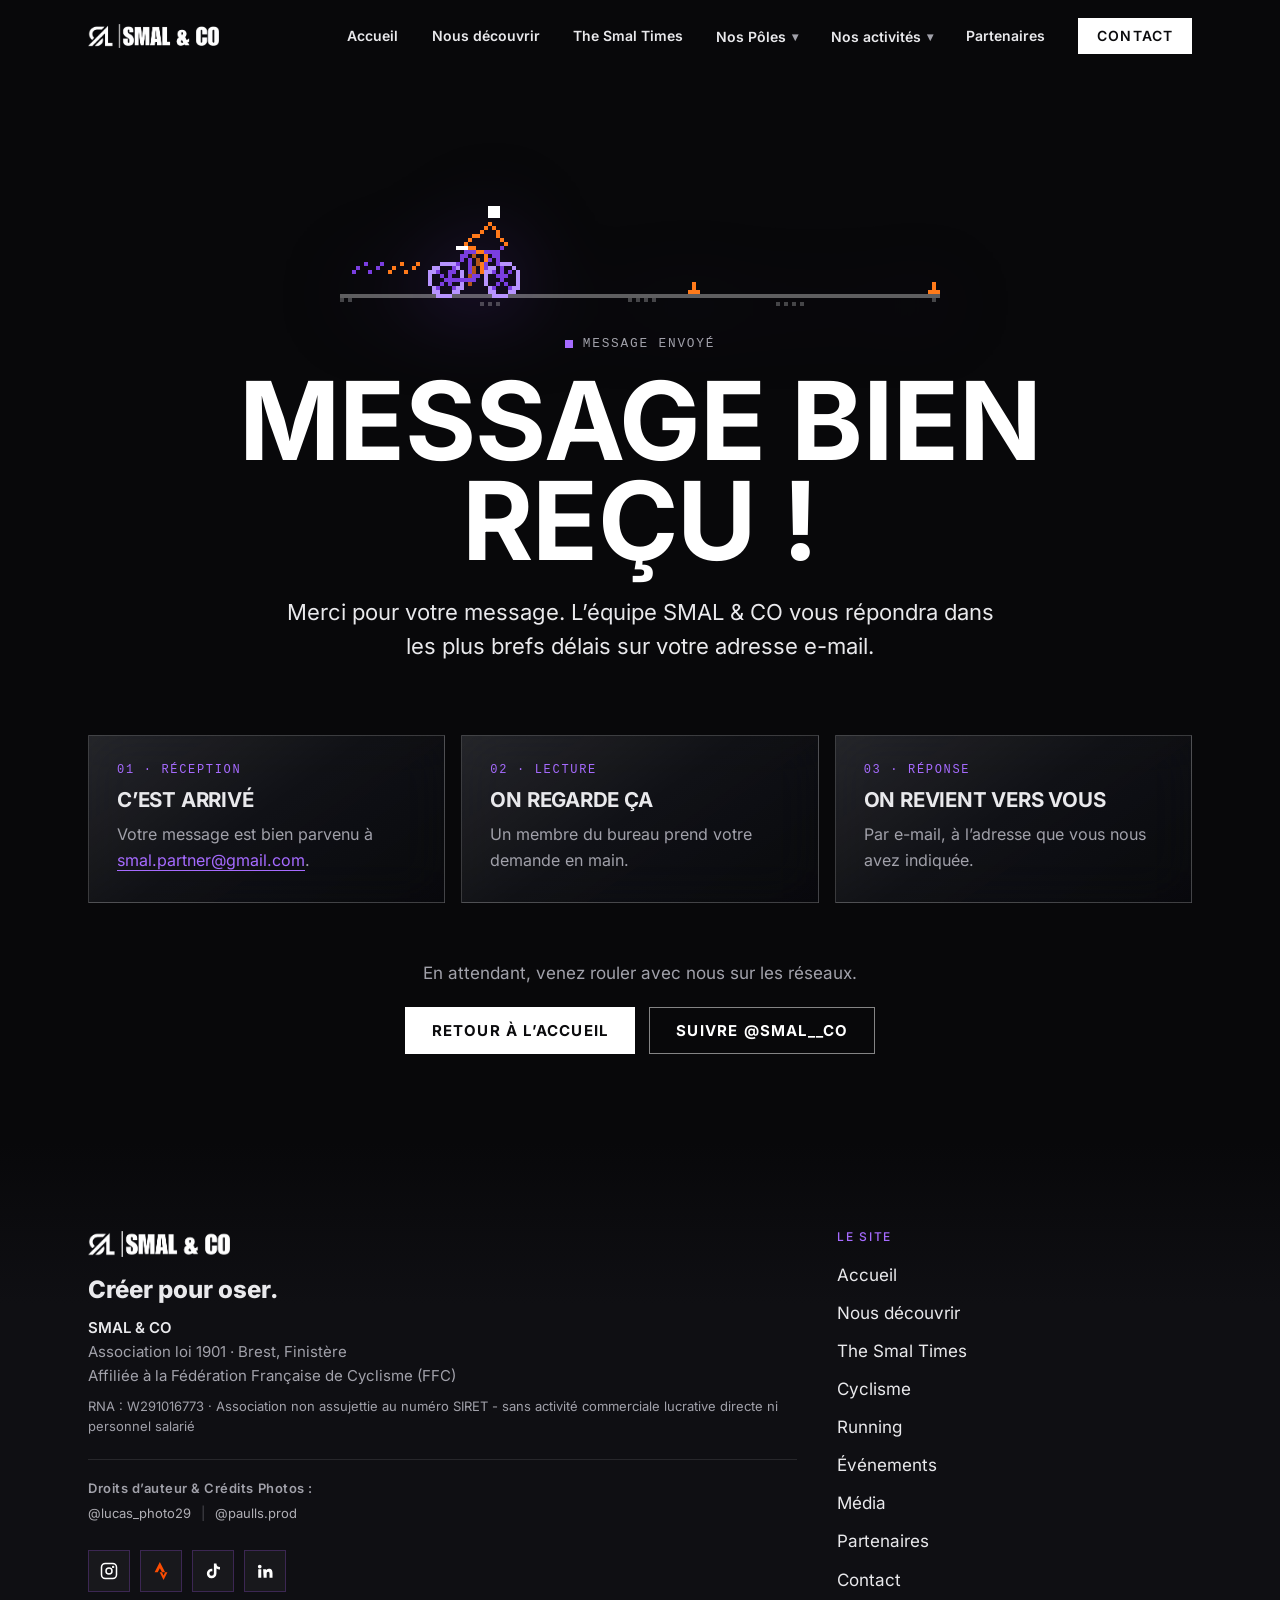
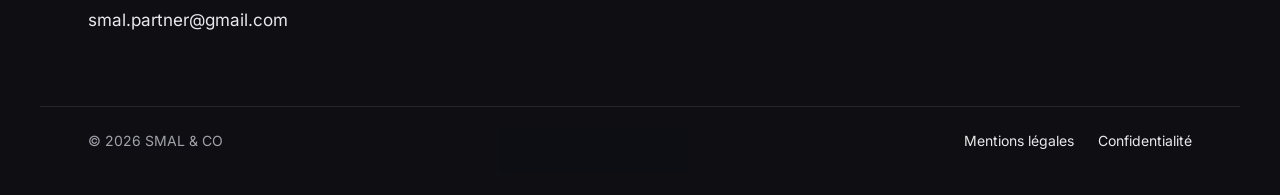
<file: merci.html>
<!doctype html>
<html lang="fr">
<head>
<meta charset="utf-8">
<meta name="viewport" content="width=device-width, initial-scale=1">
<title>Merci — SMAL & CO</title>
<meta name="description" content="Contacter SMAL & CO : partenariat, adhésion, presse ou événement.">
<meta name="robots" content="noindex, nofollow">
<meta name="theme-color" content="#111215">
<link rel="icon" href="logos/smal-mark.png" type="image/png">
<link rel="canonical" href="https://smal-co-web.pages.dev/merci.html">
<meta property="og:type" content="website">
<meta property="og:locale" content="fr_FR">
<meta property="og:site_name" content="SMAL &amp; CO">
<meta property="og:title" content="Merci — SMAL & CO">
<meta property="og:description" content="Contacter SMAL & CO : partenariat, adhésion, presse ou événement.">
<meta property="og:url" content="https://smal-co-web.pages.dev/merci.html">
<meta property="og:image" content="https://smal-co-web.pages.dev/img/og-default.jpg">
<meta property="og:image:width" content="1200">
<meta property="og:image:height" content="630">
<meta name="twitter:card" content="summary_large_image">
<meta name="twitter:title" content="Merci — SMAL & CO">
<meta name="twitter:description" content="Contacter SMAL & CO : partenariat, adhésion, presse ou événement.">
<meta name="twitter:image" content="https://smal-co-web.pages.dev/img/og-default.jpg">
<link rel="manifest" href="site.webmanifest">
<link rel="preload" href="fonts/inter-variable.woff2" as="font" type="font/woff2" crossorigin>
<link rel="stylesheet" href="assets/site.css">
<script>document.documentElement.classList.add('js')</script>
</head>
<body>
<a class="skip" href="#contenu">Aller au contenu</a>

<header class="top" data-header>
 <div class="wrap top-in">
  <a class="brand" href="/" aria-label="SMAL & CO, accueil"><img src="logos/smal-co-blanc.png" alt="SMAL & CO" width="682" height="125"></a>
  <nav id="menu" class="nav" aria-label="Navigation principale">
   <a href="/">Accueil</a>
   <a href="/qui-sommes-nous.html">Nous découvrir</a>
   <a href="/smal-times.html">The Smal Times</a>
   <div class="nav-dd">
    <button class="nav-dd-toggle" type="button" aria-expanded="false" aria-controls="nav-poles">Nos Pôles <span class="chevron-down" aria-hidden="true">▾</span></button>
    <div class="dropdown-menu" id="nav-poles">
    <a class="dropdown-item" href="/cyclisme.html"><span class="dropdown-item-badge">PÔLE 01</span><span class="dropdown-item-title">Team SMAL &amp; CO Cycling</span></a>
    <a class="dropdown-item" href="/running.html"><span class="dropdown-item-badge">PÔLE 02</span><span class="dropdown-item-title">Team SMAL &amp; CO Running</span></a>
    </div>
   </div>
   <div class="nav-dd">
    <button class="nav-dd-toggle" type="button" aria-expanded="false" aria-controls="nav-activites">Nos activités <span class="chevron-down" aria-hidden="true">▾</span></button>
    <div class="dropdown-menu" id="nav-activites">
    <a class="dropdown-item" href="/evenements.html"><span class="dropdown-item-badge">COMMUNAUTÉ</span><span class="dropdown-item-title">Événements &amp; Social Rides</span></a>
    <a class="dropdown-item" href="/communication.html"><span class="dropdown-item-badge">STUDIO</span><span class="dropdown-item-title">Média &amp; Création de contenu</span></a>
    </div>
   </div>
   <a href="/partenaires.html">Partenaires</a>
   <a class="btn btn-small" href="/contact.html">Contact</a>
  </nav>
  <button class="burger" type="button" aria-expanded="false" aria-controls="menu" data-burger><span class="sr">Menu</span><i></i><i></i></button>
 </div>
</header>

<main id="contenu">
<section class="merci">
 <div class="wrap merci-in">
  <div class="trex-bike-stage" aria-hidden="true"><canvas id="bikeRunnerCanvas" width="600" height="140"></canvas></div>
  <p class="eyebrow merci-eyebrow">Message envoyé</p>
  <h1 class="h-xl merci-title">Message bien reçu !</h1>
  <p class="lead merci-lead">Merci pour votre message. L’équipe SMAL & CO vous répondra dans les plus brefs délais sur votre adresse e-mail.</p>
  <ul class="list-cards merci-steps">
   <li class="rv" data-reveal><span class="k">01 · Réception</span><h3>C’est arrivé</h3><p>Votre message est bien parvenu à <a class="link" href="/contact.html" data-u="smal.partner" data-d="gmail.com">smal.partner [arobase] gmail.com</a>.</p></li>
   <li class="rv" data-reveal style="--d:80ms"><span class="k">02 · Lecture</span><h3>On regarde ça</h3><p>Un membre du bureau prend votre demande en main.</p></li>
   <li class="rv" data-reveal style="--d:160ms"><span class="k">03 · Réponse</span><h3>On revient vers vous</h3><p>Par e-mail, à l’adresse que vous nous avez indiquée.</p></li>
  </ul>
  <p class="merci-wait">En attendant, venez rouler avec nous sur les réseaux.</p>
  <div class="cta-row merci-cta"><a class="btn" href="/">Retour à l’accueil</a><a class="btn btn-ghost" href="https://www.instagram.com/smal__co/" target="_blank" rel="noopener noreferrer">Suivre @smal__co</a></div>
 </div>
</section>
</main>

<footer class="foot">
 <div class="wrap foot-in">
  <div>
   <img class="foot-logo" src="logos/smal-co-blanc.png" alt="SMAL & CO" width="682" height="125" loading="lazy" decoding="async">
   <p class="foot-sig">Créer pour oser.</p>
   <div class="footer-legal-info">
    <p class="association-name">SMAL &amp; CO</p>
    <p>Association loi 1901 · Brest, Finistère</p>
    <p>Affiliée à la Fédération Française de Cyclisme (FFC)</p>
    <p class="legal-registration">RNA : W291016773 · Association non assujettie au numéro SIRET - sans activité commerciale lucrative directe ni personnel salarié</p>
   </div>
   <div class="footer-copyright-section">
    <span class="copyright-title">Droits d’auteur &amp; Crédits Photos :</span>
    <div class="copyright-links">
     <a href="https://instagram.com/lucas_photo29" target="_blank" rel="noopener noreferrer" class="insta-credit">@lucas_photo29</a>
     <span class="separator" aria-hidden="true">|</span>
     <a href="https://instagram.com/paulls.prod" target="_blank" rel="noopener noreferrer" class="insta-credit">@paulls.prod</a>
    </div>
   </div>
   <div class="soc-row"><a class="soc-ico soc-ig" href="https://www.instagram.com/smal__co/" target="_blank" rel="noopener noreferrer" aria-label="Instagram" data-tip="Instagram"><svg viewBox="0 0 24 24" width="18" height="18" fill="none" stroke="currentColor" stroke-width="2" stroke-linecap="round" stroke-linejoin="round" aria-hidden="true"><rect x="2" y="2" width="20" height="20" rx="5"/><circle cx="12" cy="12" r="4"/><circle cx="17.5" cy="6.5" r=".6" fill="currentColor"/></svg></a><a class="soc-ico soc-st" href="https://www.strava.com/clubs/smal__co" target="_blank" rel="noopener noreferrer" aria-label="Strava" data-tip="Strava"><svg viewBox="0 0 24 24" width="18" height="18" fill="currentColor" aria-hidden="true"><path d="M15.39 17.94l-2.09-4.12h-3.07L15.39 24l5.15-10.18h-3.07m-7-5.6l2.84 5.6h4.17L10.46 0l-7 13.82h4.17"/></svg></a><a class="soc-ico soc-tt" href="https://www.tiktok.com/@smal__co" target="_blank" rel="noopener noreferrer" aria-label="TikTok" data-tip="TikTok"><svg viewBox="0 0 24 24" width="18" height="18" fill="currentColor" aria-hidden="true"><path d="M16.6 2h-3.4v13.4a3 3 0 1 1-3-3c.3 0 .6 0 .9.1V9a6.4 6.4 0 1 0 5.5 6.4V8.6a8 8 0 0 0 4.7 1.5V6.7a4.7 4.7 0 0 1-4.7-4.7z"/></svg></a><a class="soc-ico soc-li" href="https://www.linkedin.com/in/smal-co-a187363a7" target="_blank" rel="noopener noreferrer" aria-label="LinkedIn" data-tip="LinkedIn"><svg viewBox="0 0 24 24" width="18" height="18" fill="currentColor" aria-hidden="true"><path d="M4.98 3.5a2.5 2.5 0 1 1 0 5 2.5 2.5 0 0 1 0-5zM3 9.5h4V21H3zM9.5 9.5h3.8v1.6h.1c.5-1 1.8-2 3.8-2 4 0 4.8 2.6 4.8 6V21h-4v-5.2c0-1.3 0-2.9-1.8-2.9s-2 1.4-2 2.8V21h-4z"/></svg></a></div>
   <p><a href="/contact.html" data-u="smal.partner" data-d="gmail.com">smal.partner [arobase] gmail.com</a></p>
  </div>
  <nav aria-label="Pied de page">
   <h2 class="foot-h">Le site</h2>
   <ul><li><a href="/">Accueil</a></li><li><a href="/qui-sommes-nous.html">Nous découvrir</a></li><li><a href="/smal-times.html">The Smal Times</a></li><li><a href="/cyclisme.html">Cyclisme</a></li><li><a href="/running.html">Running</a></li><li><a href="/evenements.html">Événements</a></li><li><a href="/communication.html">Média</a></li><li><a href="/partenaires.html">Partenaires</a></li><li><a href="/contact.html">Contact</a></li></ul>
  </nav>
 </div>
 <div class="wrap foot-bar"><span>© 2026 SMAL & CO</span><div class="sec-glass" data-sec><button class="sec-chip" type="button" aria-expanded="false" aria-controls="sec-panel"><svg class="sec-shield" viewBox="0 0 28 30" aria-hidden="true"><defs><linearGradient id="secG1" x1="0" y1="0" x2="1" y2="1"><stop offset="0" stop-color="#6b7280"/><stop offset=".45" stop-color="#262930"/><stop offset="1" stop-color="#0b0c0f"/></linearGradient><linearGradient id="secG2" x1="0" y1="0" x2="0" y2="1"><stop offset="0" stop-color="#34d399"/><stop offset="1" stop-color="#065f46"/></linearGradient><linearGradient id="secG3" x1="0" y1="0" x2="0" y2="1"><stop offset="0" stop-color="#fff" stop-opacity=".5"/><stop offset="1" stop-color="#fff" stop-opacity="0"/></linearGradient></defs><path d="M14 1l12 4.5v8.2c0 7.3-5 12.9-12 15.3C7 26.6 2 21 2 13.7V5.5z" fill="url(#secG1)" stroke="rgba(255,255,255,.35)" stroke-width=".8"/><path d="M14 4.6l8.8 3.3v6c0 5.4-3.6 9.6-8.8 11.5-5.2-1.9-8.8-6.1-8.8-11.5v-6z" fill="url(#secG2)"/><path d="M14 4.6l8.8 3.3v3.4C18 9.6 10 9.6 5.2 11.3V7.9z" fill="url(#secG3)"/><path d="M10 14.6l2.9 2.9 5.4-5.6" fill="none" stroke="#fff" stroke-width="2.2" stroke-linecap="round" stroke-linejoin="round"/></svg><span class="sec-chip-txt"><span data-sec-label>Site protégé</span><small>Audit quotidien</small></span><span class="sec-dot" aria-hidden="true"></span></button><div class="sec-panel" id="sec-panel" role="dialog" aria-label="Transparence sécurité" hidden><p class="sec-panel-h" data-sec-title>Site protégé &amp; vérifié</p><p class="sec-panel-date" data-sec-date>Chargement du dernier contrôle…</p><ul class="sec-panel-list" data-sec-list></ul><a href="https://github.com/Maattyeux/smal-co-site/actions/workflows/securite.yml" target="_blank" rel="noopener noreferrer">Vérifier l’historique des contrôles</a></div></div><span class="foot-legal"><a href="/mentions-legales.html">Mentions légales</a><a href="/confidentialite.html">Confidentialité</a></span></div>
</footer>

<script src="assets/site.js" defer></script>
</body>
</html>
</file>
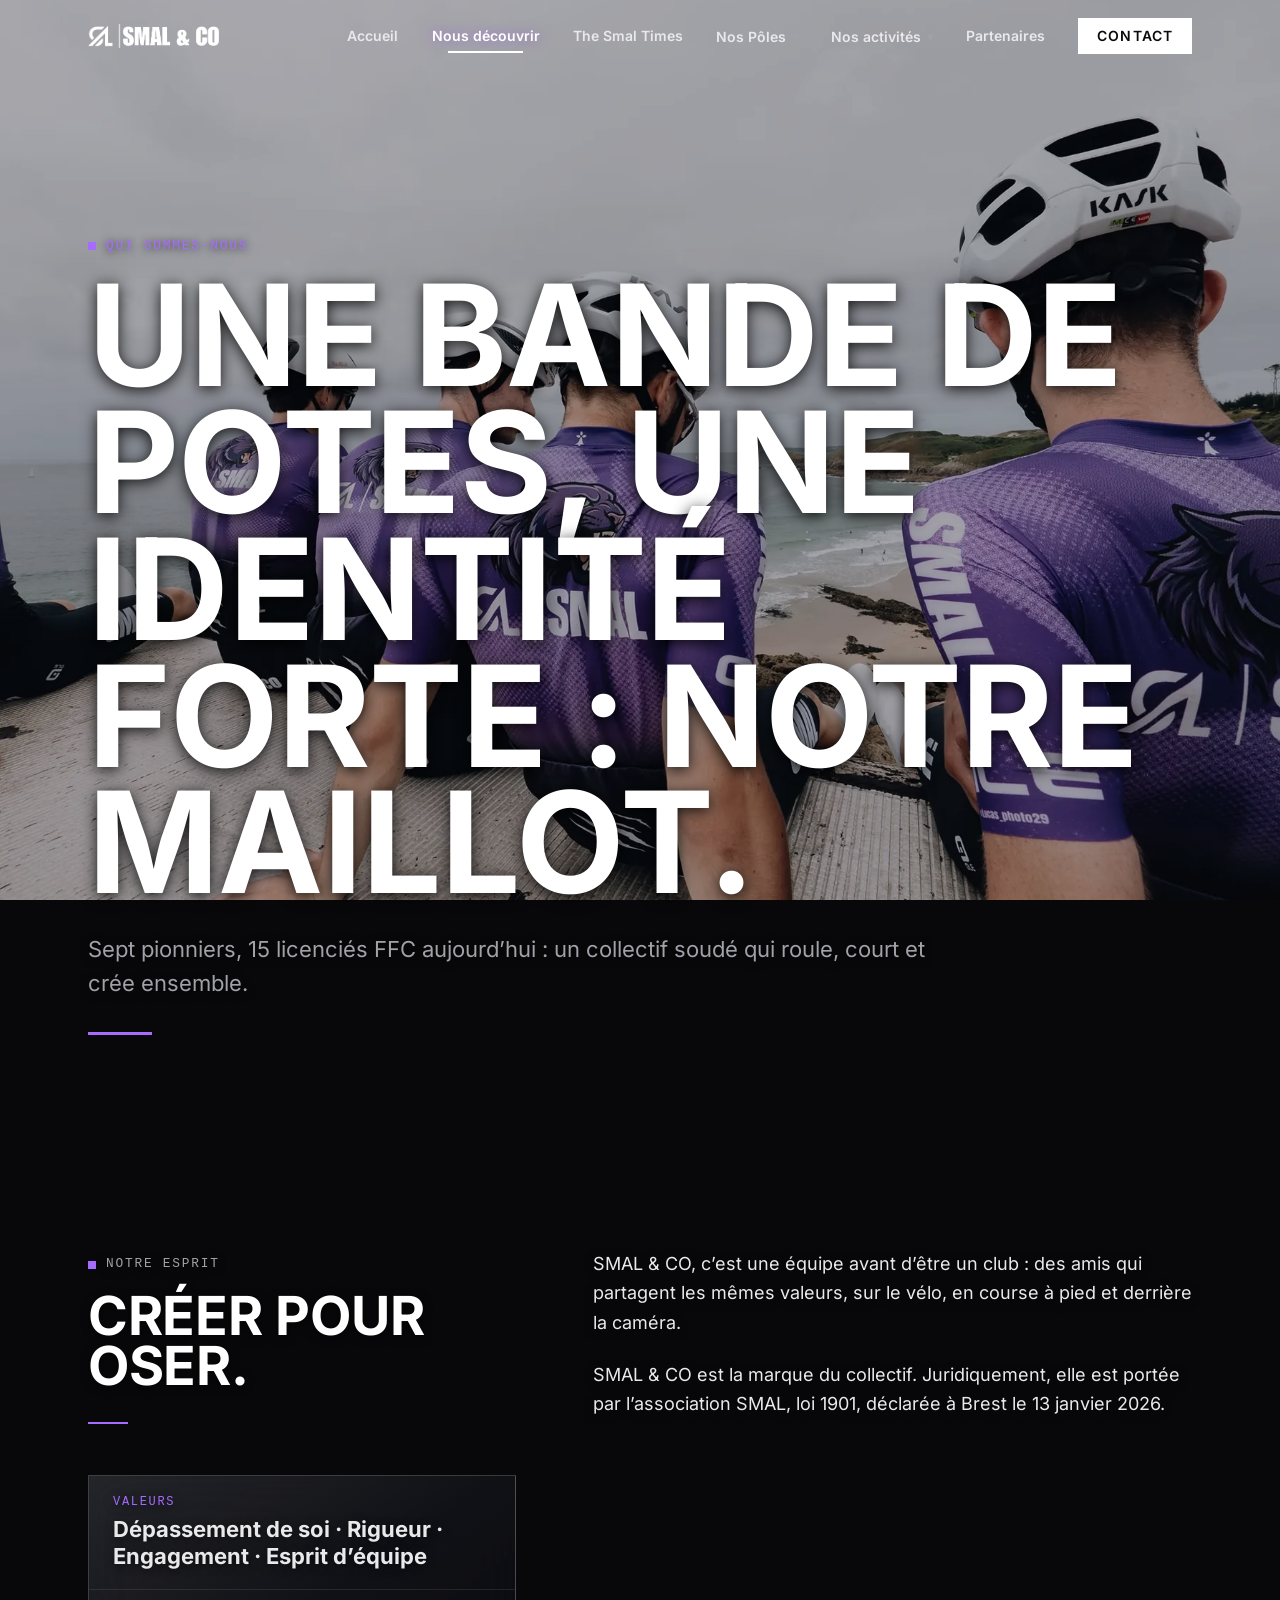
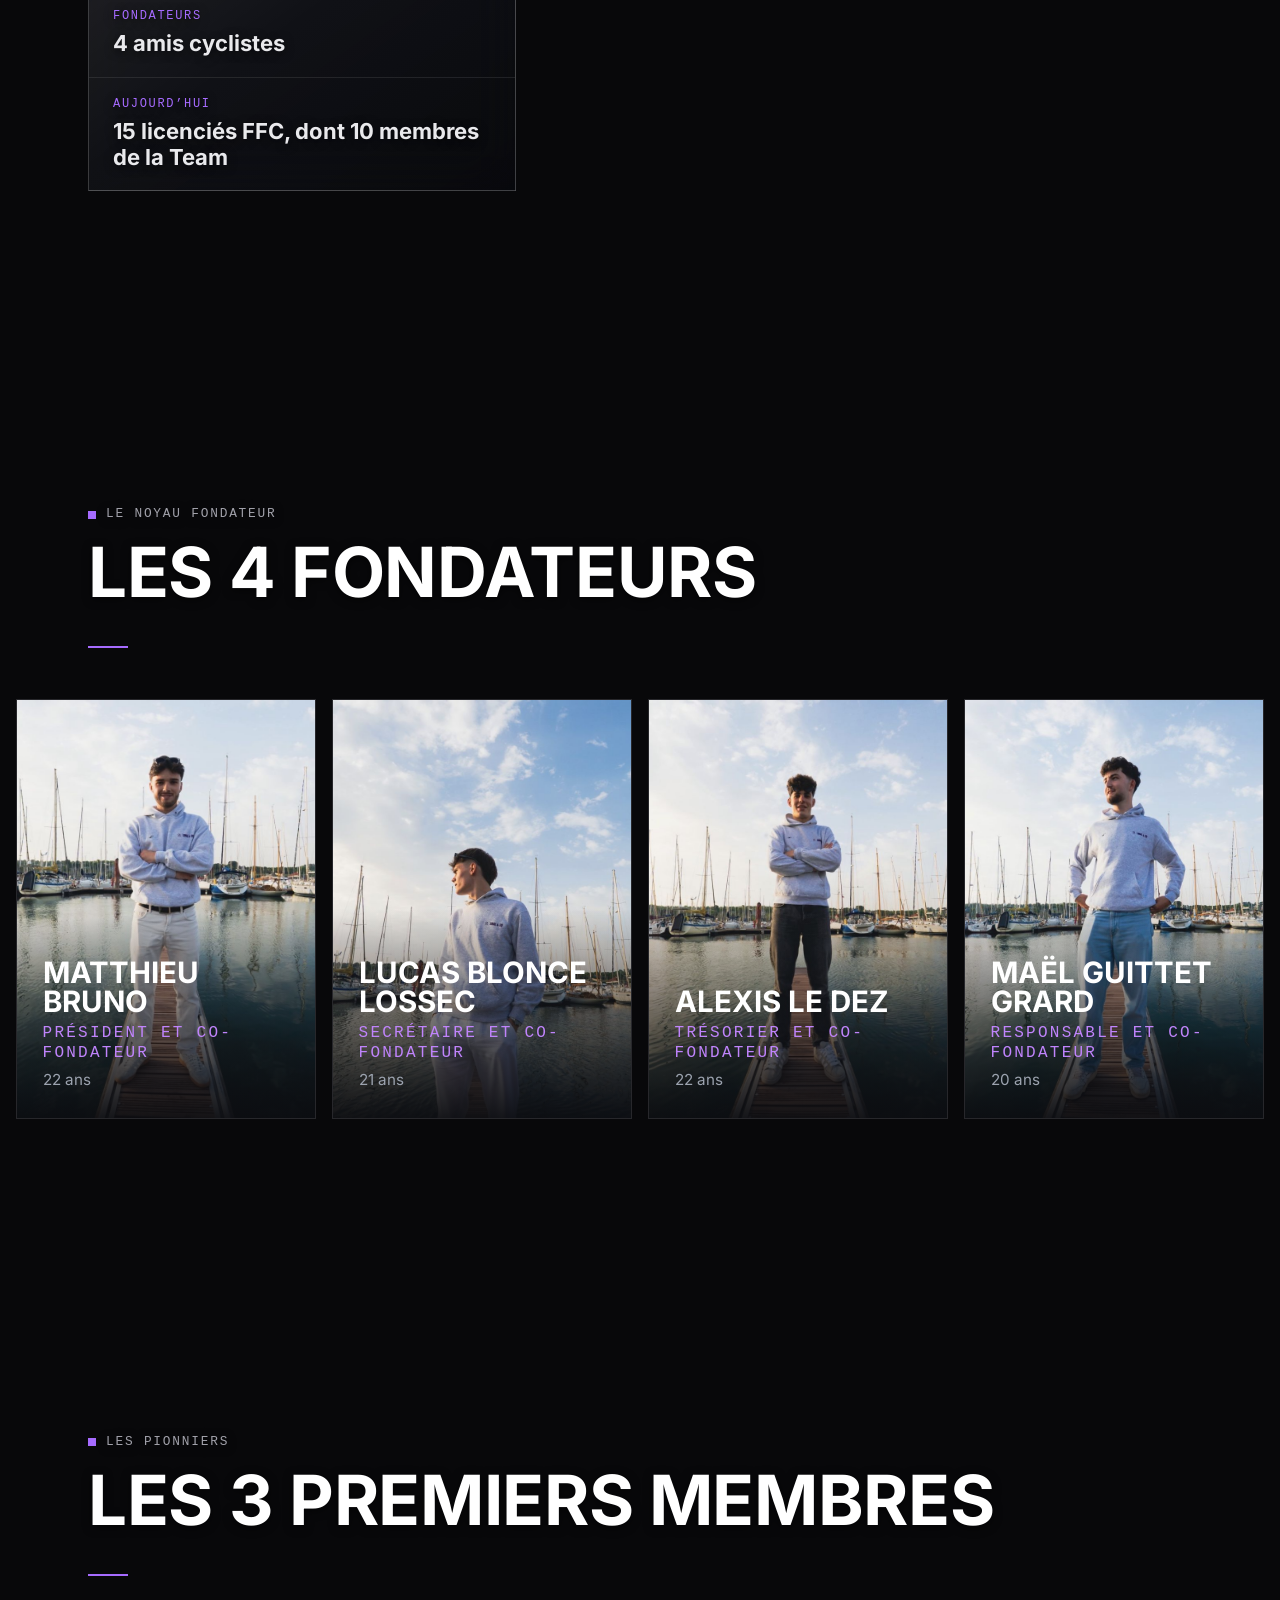
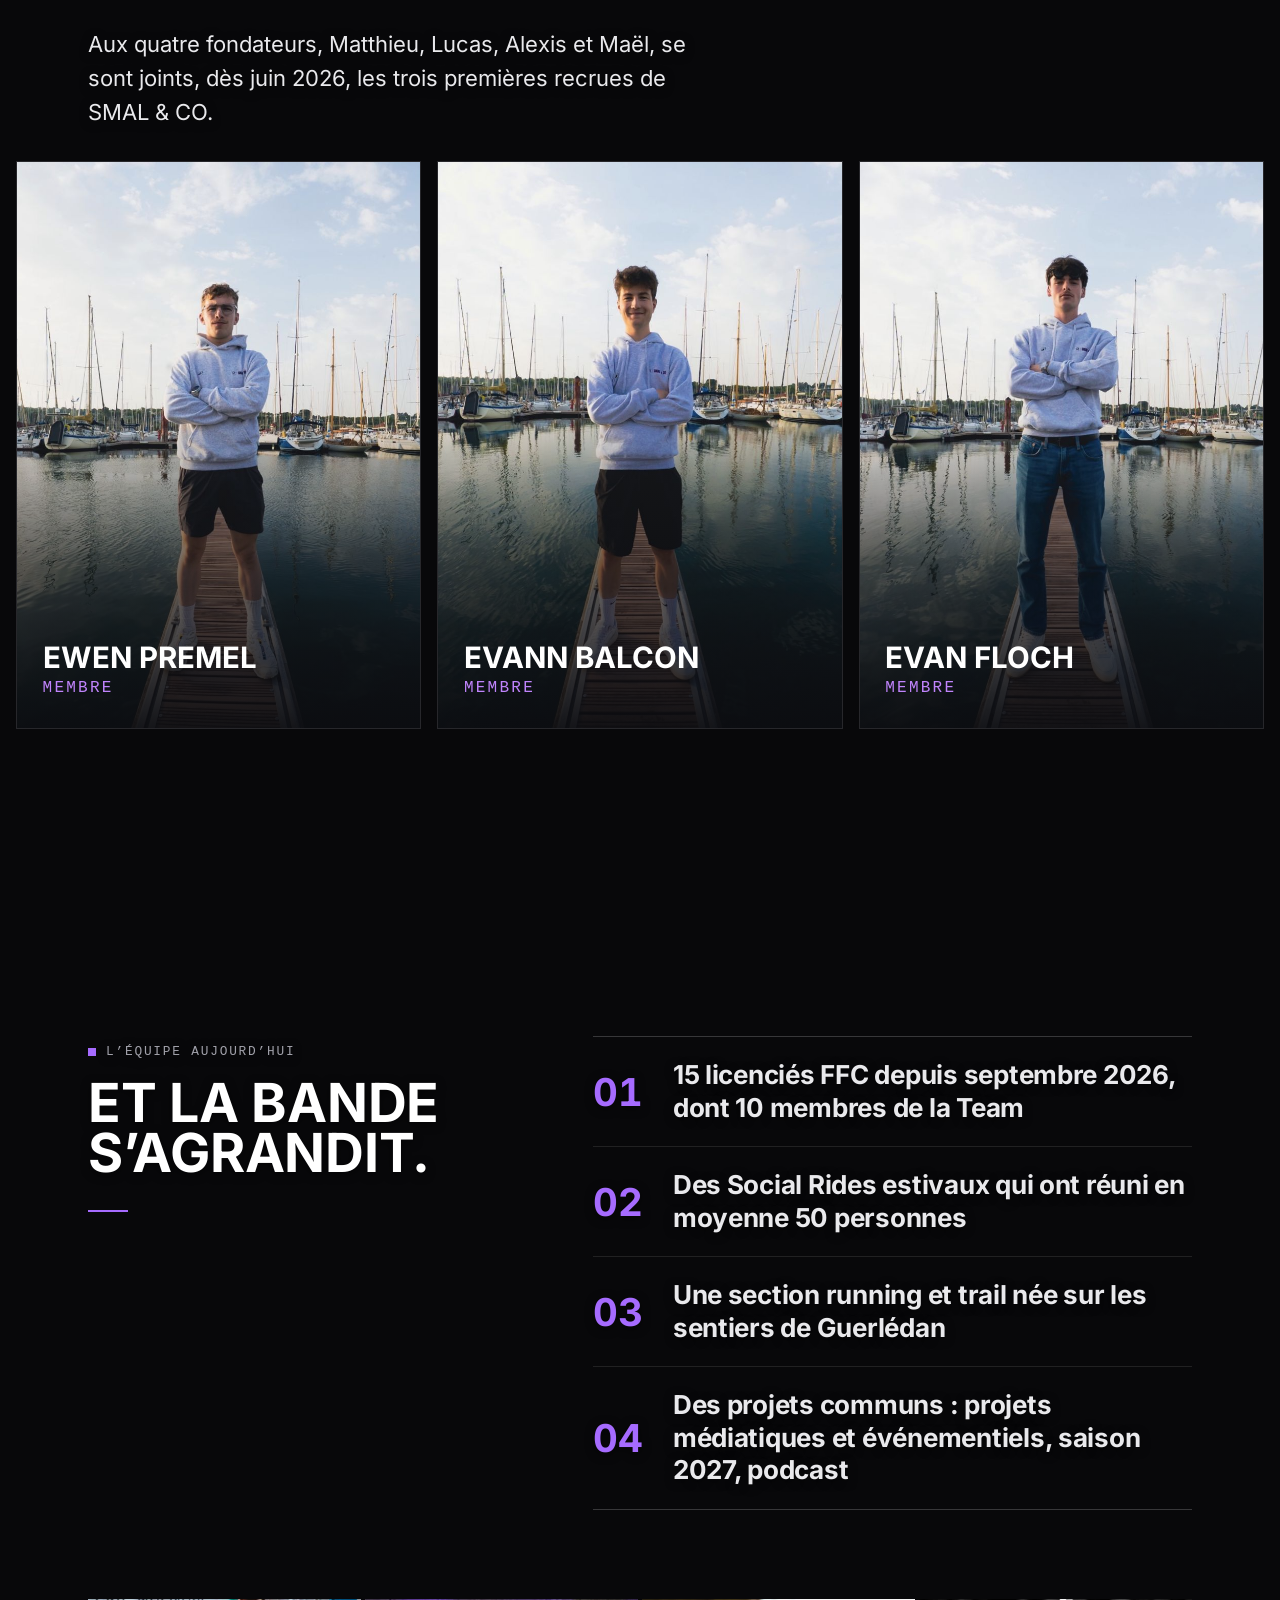
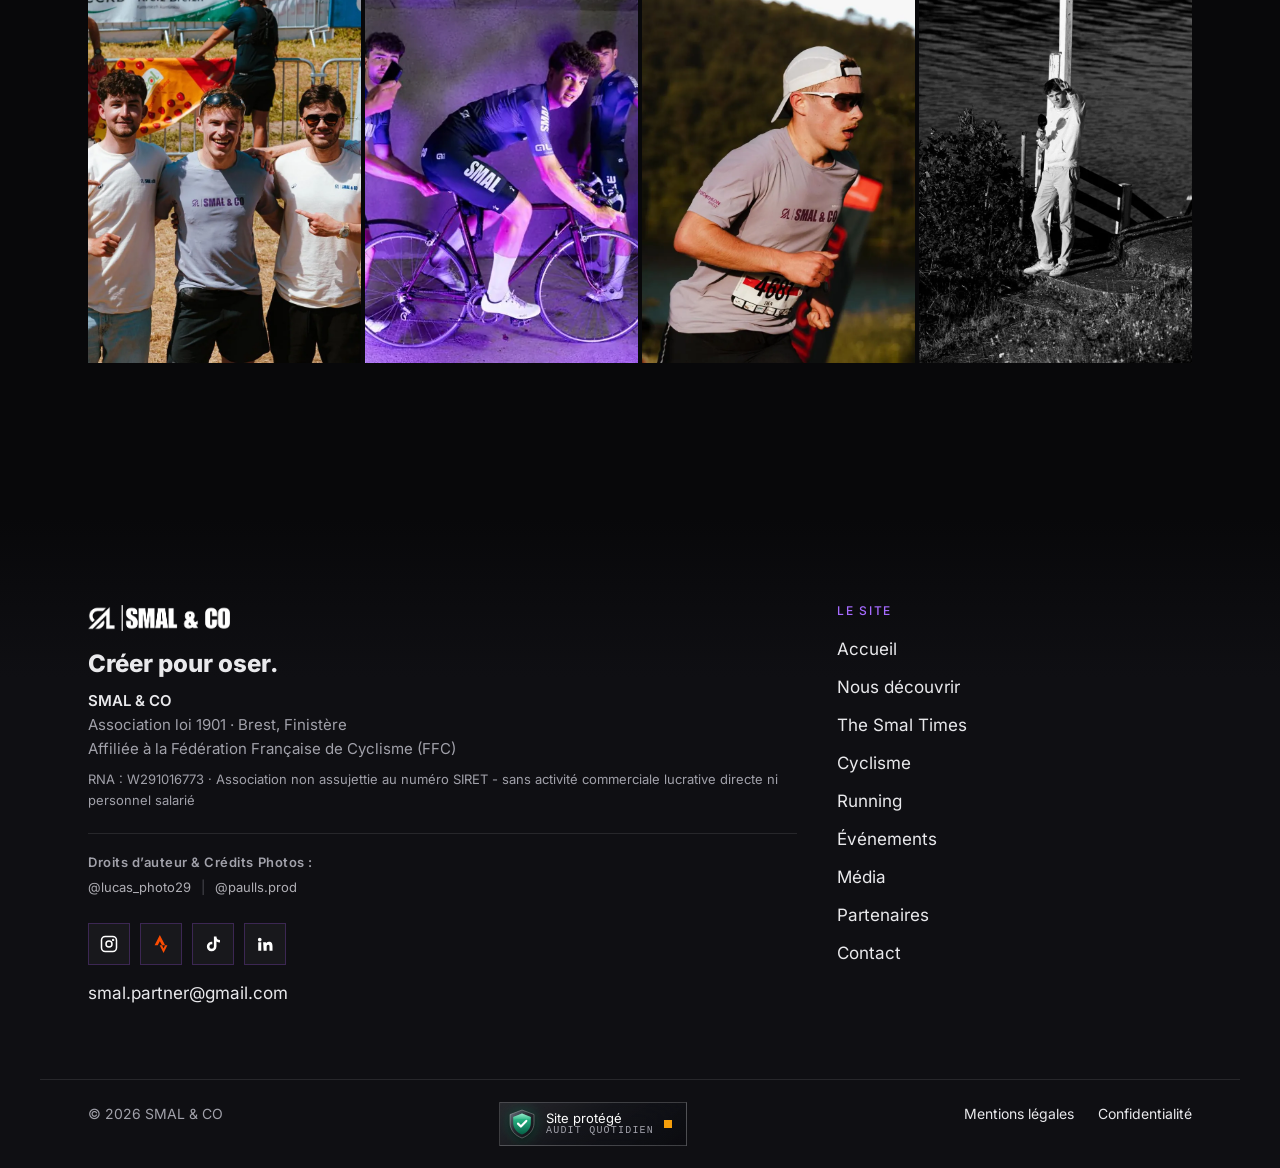
<file: qui-sommes-nous.html>
<!doctype html>
<html lang="fr">
<head>
<meta charset="utf-8">
<meta name="viewport" content="width=device-width, initial-scale=1">
<meta name="robots" content="noindex, nofollow">
<title>Qui sommes-nous — SMAL & CO</title>
<meta name="description" content="SMAL & CO, une bande de potes devenue association : les quatre fondateurs, les sept pionniers et une communauté qui s’agrandit à Brest.">
<meta name="theme-color" content="#111215">
<link rel="icon" href="logos/smal-mark.png" type="image/png">
<link rel="canonical" href="https://smal-co-web.pages.dev/qui-sommes-nous.html">
<meta property="og:type" content="website">
<meta property="og:locale" content="fr_FR">
<meta property="og:site_name" content="SMAL &amp; CO">
<meta property="og:title" content="Qui sommes-nous — SMAL & CO">
<meta property="og:description" content="SMAL & CO, une bande de potes devenue association : les quatre fondateurs, les sept pionniers et une communauté qui s’agrandit à Brest.">
<meta property="og:url" content="https://smal-co-web.pages.dev/qui-sommes-nous.html">
<meta property="og:image" content="https://smal-co-web.pages.dev/img/og-default.jpg">
<meta property="og:image:width" content="1200">
<meta property="og:image:height" content="630">
<meta name="twitter:card" content="summary_large_image">
<meta name="twitter:title" content="Qui sommes-nous — SMAL & CO">
<meta name="twitter:description" content="SMAL & CO, une bande de potes devenue association : les quatre fondateurs, les sept pionniers et une communauté qui s’agrandit à Brest.">
<meta name="twitter:image" content="https://smal-co-web.pages.dev/img/og-default.jpg">
<link rel="manifest" href="site.webmanifest">
<link rel="preload" href="fonts/inter-variable.woff2" as="font" type="font/woff2" crossorigin>
<link rel="stylesheet" href="assets/site.css">
<script>document.documentElement.classList.add('js')</script>
</head>
<body>
<a class="skip" href="#contenu">Aller au contenu</a>

<header class="top" data-header>
 <div class="wrap top-in">
  <a class="brand" href="/" aria-label="SMAL & CO, accueil"><img src="logos/smal-co-blanc.png" alt="SMAL & CO" width="682" height="125"></a>
  <nav id="menu" class="nav" aria-label="Navigation principale">
   <a href="/">Accueil</a>
   <a class="active" aria-current="page" href="/qui-sommes-nous.html">Nous découvrir</a>
   <a href="/smal-times.html">The Smal Times</a>
   <div class="nav-dd">
    <button class="nav-dd-toggle" type="button" aria-expanded="false" aria-controls="nav-poles">Nos Pôles <span class="chevron-down" aria-hidden="true">▾</span></button>
    <div class="dropdown-menu" id="nav-poles">
    <a class="dropdown-item" href="/cyclisme.html"><span class="dropdown-item-badge">PÔLE 01</span><span class="dropdown-item-title">Team SMAL &amp; CO Cycling</span></a>
    <a class="dropdown-item" href="/running.html"><span class="dropdown-item-badge">PÔLE 02</span><span class="dropdown-item-title">Team SMAL &amp; CO Running</span></a>
    </div>
   </div>
   <div class="nav-dd">
    <button class="nav-dd-toggle" type="button" aria-expanded="false" aria-controls="nav-activites">Nos activités <span class="chevron-down" aria-hidden="true">▾</span></button>
    <div class="dropdown-menu" id="nav-activites">
    <a class="dropdown-item" href="/evenements.html"><span class="dropdown-item-badge">COMMUNAUTÉ</span><span class="dropdown-item-title">Événements &amp; Social Rides</span></a>
    <a class="dropdown-item" href="/communication.html"><span class="dropdown-item-badge">STUDIO</span><span class="dropdown-item-title">Média &amp; Création de contenu</span></a>
    </div>
   </div>
   <a href="/partenaires.html">Partenaires</a>
   <a class="btn btn-small" href="/contact.html">Contact</a>
  </nav>
  <button class="burger" type="button" aria-expanded="false" aria-controls="menu" data-burger><span class="sr">Menu</span><i></i><i></i></button>
 </div>
</header>

<main id="contenu">
<!-- Fond fixe : net en haut, puis flou + voile progressifs au défilement (--b posé par site.js) -->
<div class="backdrop" data-backdrop="500" aria-hidden="true">
 <img class="backdrop-img" width="1920" height="1281" src="img/fond-shooting-9999.webp" alt="" fetchpriority="high">
 <img class="backdrop-img backdrop-blur" width="1920" height="1281" src="img/fond-shooting-9999.webp" alt="">
 <div class="backdrop-veil"></div>
</div>
<section class="phead phead-over">
 <div class="wrap">
  <p class="eyebrow">Qui sommes-nous</p>
  <h1 class="h-xl">Une bande de potes, une identité forte : notre maillot.</h1>
  <p class="lead">Sept pionniers, 15 licenciés FFC aujourd’hui : un collectif soudé qui roule, court et crée ensemble.</p>
 </div>
</section>

<!-- ESPRIT -->
<section class="sec">
 <div class="wrap cols">
  <div>
   <p class="rv eyebrow" data-reveal>Notre esprit</p>
   <h2 class="rv h-lg" data-reveal>Créer pour oser.</h2>
   <dl class="rv facts" data-reveal>
    <div><dt>Valeurs</dt><dd>Dépassement de soi · Rigueur · Engagement · Esprit d’équipe</dd></div>
    <div><dt>Fondateurs</dt><dd>4 amis cyclistes</dd></div>
    <div><dt>Aujourd’hui</dt><dd>15 licenciés FFC, dont 10 membres de la Team</dd></div>
   </dl>
  </div>
  <div class="rv prose" data-reveal>
   <p>SMAL & CO, c’est une équipe avant d’être un club : des amis qui partagent les mêmes valeurs, sur le vélo, en course à pied et derrière la caméra.</p>
   <p>SMAL &amp; CO est la marque du collectif. Juridiquement, elle est portée par l’association SMAL, loi 1901, déclarée à Brest le 13 janvier 2026.</p>
  </div>
 </div>
</section>

<!-- FONDATEURS -->
<section class="sec sec-alt">
 <div class="wrap">
  <p class="rv eyebrow" data-reveal>Le noyau fondateur</p>
  <h2 class="rv h-lg" data-reveal>Les 4 fondateurs</h2>
  <ul class="bureau-grid bureau-grid-lg">
   <li class="bureau-card"><img src="team/matthieu-bruno.jpg" alt="Matthieu Bruno" class="bureau-img" width="800" height="980" loading="lazy" decoding="async"><div class="bureau-overlay"></div><div class="bureau-content"><h3 class="bureau-name">Matthieu Bruno</h3><span class="bureau-role">Président et Co-fondateur</span><span class="bureau-age">22 ans</span></div></li>
   <li class="bureau-card"><img src="team/lucas-blonce-lossec.jpg" alt="Lucas Blonce Lossec" class="bureau-img" width="800" height="1070" loading="lazy" decoding="async"><div class="bureau-overlay"></div><div class="bureau-content"><h3 class="bureau-name">Lucas Blonce Lossec</h3><span class="bureau-role">Secrétaire et Co-fondateur</span><span class="bureau-age">21 ans</span></div></li>
   <li class="bureau-card"><img src="team/alexis-le-dez.jpg" alt="Alexis Le Dez" class="bureau-img" width="800" height="1012" loading="lazy" decoding="async"><div class="bureau-overlay"></div><div class="bureau-content"><h3 class="bureau-name">Alexis Le Dez</h3><span class="bureau-role">Trésorier et Co-fondateur</span><span class="bureau-age">22 ans</span></div></li>
   <li class="bureau-card"><img src="team/mael-guittet-grard.jpg" alt="Maël Guittet Grard" class="bureau-img" width="800" height="1052" loading="lazy" decoding="async"><div class="bureau-overlay"></div><div class="bureau-content"><h3 class="bureau-name">Maël Guittet Grard</h3><span class="bureau-role">Responsable et Co-fondateur</span><span class="bureau-age">20 ans</span></div></li>
  </ul>
 </div>
</section>

<!-- PIONNIERS -->
<section class="sec">
 <div class="wrap">
  <p class="rv eyebrow" data-reveal>Les pionniers</p>
  <h2 class="rv h-lg" data-reveal>Les 3 premiers membres</h2>
  <p class="rv lead" data-reveal>Aux quatre fondateurs, Matthieu, Lucas, Alexis et Maël, se sont joints, dès juin 2026, les trois premières recrues de SMAL & CO.</p>
  <ul class="bureau-grid bureau-grid-3">
   <li class="bureau-card"><img src="team/ewen-premel.jpg" alt="Ewen Premel" class="bureau-img" width="800" height="1106" loading="lazy" decoding="async"><div class="bureau-overlay"></div><div class="bureau-content"><h3 class="bureau-name">Ewen Premel</h3><span class="bureau-role">Membre</span></div></li>
   <li class="bureau-card"><img src="team/evann-balcon.jpg" alt="Evann Balcon" class="bureau-img" width="800" height="1142" loading="lazy" decoding="async"><div class="bureau-overlay"></div><div class="bureau-content"><h3 class="bureau-name">Evann Balcon</h3><span class="bureau-role">Membre</span></div></li>
   <li class="bureau-card"><img src="team/evan-floch.jpg" alt="Evan Floch" class="bureau-img" width="800" height="1104" loading="lazy" decoding="async"><div class="bureau-overlay"></div><div class="bureau-content"><h3 class="bureau-name">Evan Floch</h3><span class="bureau-role">Membre</span></div></li>
  </ul>
 </div>
</section>

<!-- AUJOURD'HUI -->
<section class="sec sec-alt">
 <div class="wrap cols">
  <div>
   <p class="rv eyebrow" data-reveal>L’équipe aujourd’hui</p>
   <h2 class="rv h-lg" data-reveal>Et la bande s’agrandit.</h2>
  </div>
  <ul class="rv goals" data-reveal>
   <li>15 licenciés FFC depuis septembre 2026, dont 10 membres de la Team</li>
   <li>Des Social Rides estivaux qui ont réuni en moyenne 50 personnes</li>
   <li>Une section running et trail née sur les sentiers de Guerlédan</li>
   <li>Des projets communs : projets médiatiques et événementiels, saison 2027, podcast</li>
  </ul>
 </div>
 <div class="wrap mosaic">
  <img width="800" height="1000" src="img/qui-sommes-nous-1.webp" alt="Équipe SMAL & CO à Guerlédan" loading="lazy" decoding="async">
  <img width="800" height="533" src="img/qui-sommes-nous-2.webp" alt="Shooting maillot studio SMAL & CO" loading="lazy" decoding="async">
  <img width="800" height="1422" src="img/qui-sommes-nous-3.webp" alt="Membre du club SMAL & CO à Guerlédan" loading="lazy" decoding="async">
  <img width="800" height="1067" src="img/qui-sommes-nous-4.webp" alt="Course trail Guerlédan" loading="lazy" decoding="async">
 </div>
</section>

</main>

<footer class="foot">
 <div class="wrap foot-in">
  <div>
   <img class="foot-logo" src="logos/smal-co-blanc.png" alt="SMAL & CO" width="682" height="125" loading="lazy" decoding="async">
   <p class="foot-sig">Créer pour oser.</p>
   <div class="footer-legal-info">
    <p class="association-name">SMAL &amp; CO</p>
    <p>Association loi 1901 · Brest, Finistère</p>
    <p>Affiliée à la Fédération Française de Cyclisme (FFC)</p>
    <p class="legal-registration">RNA : W291016773 · Association non assujettie au numéro SIRET - sans activité commerciale lucrative directe ni personnel salarié</p>
   </div>
   <div class="footer-copyright-section">
    <span class="copyright-title">Droits d’auteur &amp; Crédits Photos :</span>
    <div class="copyright-links">
     <a href="https://instagram.com/lucas_photo29" target="_blank" rel="noopener noreferrer" class="insta-credit">@lucas_photo29</a>
     <span class="separator" aria-hidden="true">|</span>
     <a href="https://instagram.com/paulls.prod" target="_blank" rel="noopener noreferrer" class="insta-credit">@paulls.prod</a>
    </div>
   </div>
   <div class="soc-row"><a class="soc-ico soc-ig" href="https://www.instagram.com/smal__co/" target="_blank" rel="noopener noreferrer" aria-label="Instagram" data-tip="Instagram"><svg viewBox="0 0 24 24" width="18" height="18" fill="none" stroke="currentColor" stroke-width="2" stroke-linecap="round" stroke-linejoin="round" aria-hidden="true"><rect x="2" y="2" width="20" height="20" rx="5"/><circle cx="12" cy="12" r="4"/><circle cx="17.5" cy="6.5" r=".6" fill="currentColor"/></svg></a><a class="soc-ico soc-st" href="https://www.strava.com/clubs/smal__co" target="_blank" rel="noopener noreferrer" aria-label="Strava" data-tip="Strava"><svg viewBox="0 0 24 24" width="18" height="18" fill="currentColor" aria-hidden="true"><path d="M15.39 17.94l-2.09-4.12h-3.07L15.39 24l5.15-10.18h-3.07m-7-5.6l2.84 5.6h4.17L10.46 0l-7 13.82h4.17"/></svg></a><a class="soc-ico soc-tt" href="https://www.tiktok.com/@smal__co" target="_blank" rel="noopener noreferrer" aria-label="TikTok" data-tip="TikTok"><svg viewBox="0 0 24 24" width="18" height="18" fill="currentColor" aria-hidden="true"><path d="M16.6 2h-3.4v13.4a3 3 0 1 1-3-3c.3 0 .6 0 .9.1V9a6.4 6.4 0 1 0 5.5 6.4V8.6a8 8 0 0 0 4.7 1.5V6.7a4.7 4.7 0 0 1-4.7-4.7z"/></svg></a><a class="soc-ico soc-li" href="https://www.linkedin.com/in/smal-co-a187363a7" target="_blank" rel="noopener noreferrer" aria-label="LinkedIn" data-tip="LinkedIn"><svg viewBox="0 0 24 24" width="18" height="18" fill="currentColor" aria-hidden="true"><path d="M4.98 3.5a2.5 2.5 0 1 1 0 5 2.5 2.5 0 0 1 0-5zM3 9.5h4V21H3zM9.5 9.5h3.8v1.6h.1c.5-1 1.8-2 3.8-2 4 0 4.8 2.6 4.8 6V21h-4v-5.2c0-1.3 0-2.9-1.8-2.9s-2 1.4-2 2.8V21h-4z"/></svg></a></div>
   <p><a href="/contact.html" data-u="smal.partner" data-d="gmail.com">smal.partner [arobase] gmail.com</a></p>
  </div>
  <nav aria-label="Pied de page">
   <h2 class="foot-h">Le site</h2>
   <ul><li><a href="/">Accueil</a></li><li><a href="/qui-sommes-nous.html">Nous découvrir</a></li><li><a href="/smal-times.html">The Smal Times</a></li><li><a href="/cyclisme.html">Cyclisme</a></li><li><a href="/running.html">Running</a></li><li><a href="/evenements.html">Événements</a></li><li><a href="/communication.html">Média</a></li><li><a href="/partenaires.html">Partenaires</a></li><li><a href="/contact.html">Contact</a></li></ul>
  </nav>
 </div>
 <div class="wrap foot-bar"><span>© 2026 SMAL & CO</span><div class="sec-glass" data-sec><button class="sec-chip" type="button" aria-expanded="false" aria-controls="sec-panel"><svg class="sec-shield" viewBox="0 0 28 30" aria-hidden="true"><defs><linearGradient id="secG1" x1="0" y1="0" x2="1" y2="1"><stop offset="0" stop-color="#6b7280"/><stop offset=".45" stop-color="#262930"/><stop offset="1" stop-color="#0b0c0f"/></linearGradient><linearGradient id="secG2" x1="0" y1="0" x2="0" y2="1"><stop offset="0" stop-color="#34d399"/><stop offset="1" stop-color="#065f46"/></linearGradient><linearGradient id="secG3" x1="0" y1="0" x2="0" y2="1"><stop offset="0" stop-color="#fff" stop-opacity=".5"/><stop offset="1" stop-color="#fff" stop-opacity="0"/></linearGradient></defs><path d="M14 1l12 4.5v8.2c0 7.3-5 12.9-12 15.3C7 26.6 2 21 2 13.7V5.5z" fill="url(#secG1)" stroke="rgba(255,255,255,.35)" stroke-width=".8"/><path d="M14 4.6l8.8 3.3v6c0 5.4-3.6 9.6-8.8 11.5-5.2-1.9-8.8-6.1-8.8-11.5v-6z" fill="url(#secG2)"/><path d="M14 4.6l8.8 3.3v3.4C18 9.6 10 9.6 5.2 11.3V7.9z" fill="url(#secG3)"/><path d="M10 14.6l2.9 2.9 5.4-5.6" fill="none" stroke="#fff" stroke-width="2.2" stroke-linecap="round" stroke-linejoin="round"/></svg><span class="sec-chip-txt"><span data-sec-label>Site protégé</span><small>Audit quotidien</small></span><span class="sec-dot" aria-hidden="true"></span></button><div class="sec-panel" id="sec-panel" role="dialog" aria-label="Transparence sécurité" hidden><p class="sec-panel-h" data-sec-title>Site protégé &amp; vérifié</p><p class="sec-panel-date" data-sec-date>Chargement du dernier contrôle…</p><ul class="sec-panel-list" data-sec-list></ul><a href="https://github.com/Maattyeux/smal-co-site/actions/workflows/securite.yml" target="_blank" rel="noopener noreferrer">Vérifier l’historique des contrôles</a></div></div><span class="foot-legal"><a href="/mentions-legales.html">Mentions légales</a><a href="/confidentialite.html">Confidentialité</a></span></div>
</footer>

<script src="assets/site.js" defer></script>
</body>
</html>
</file>
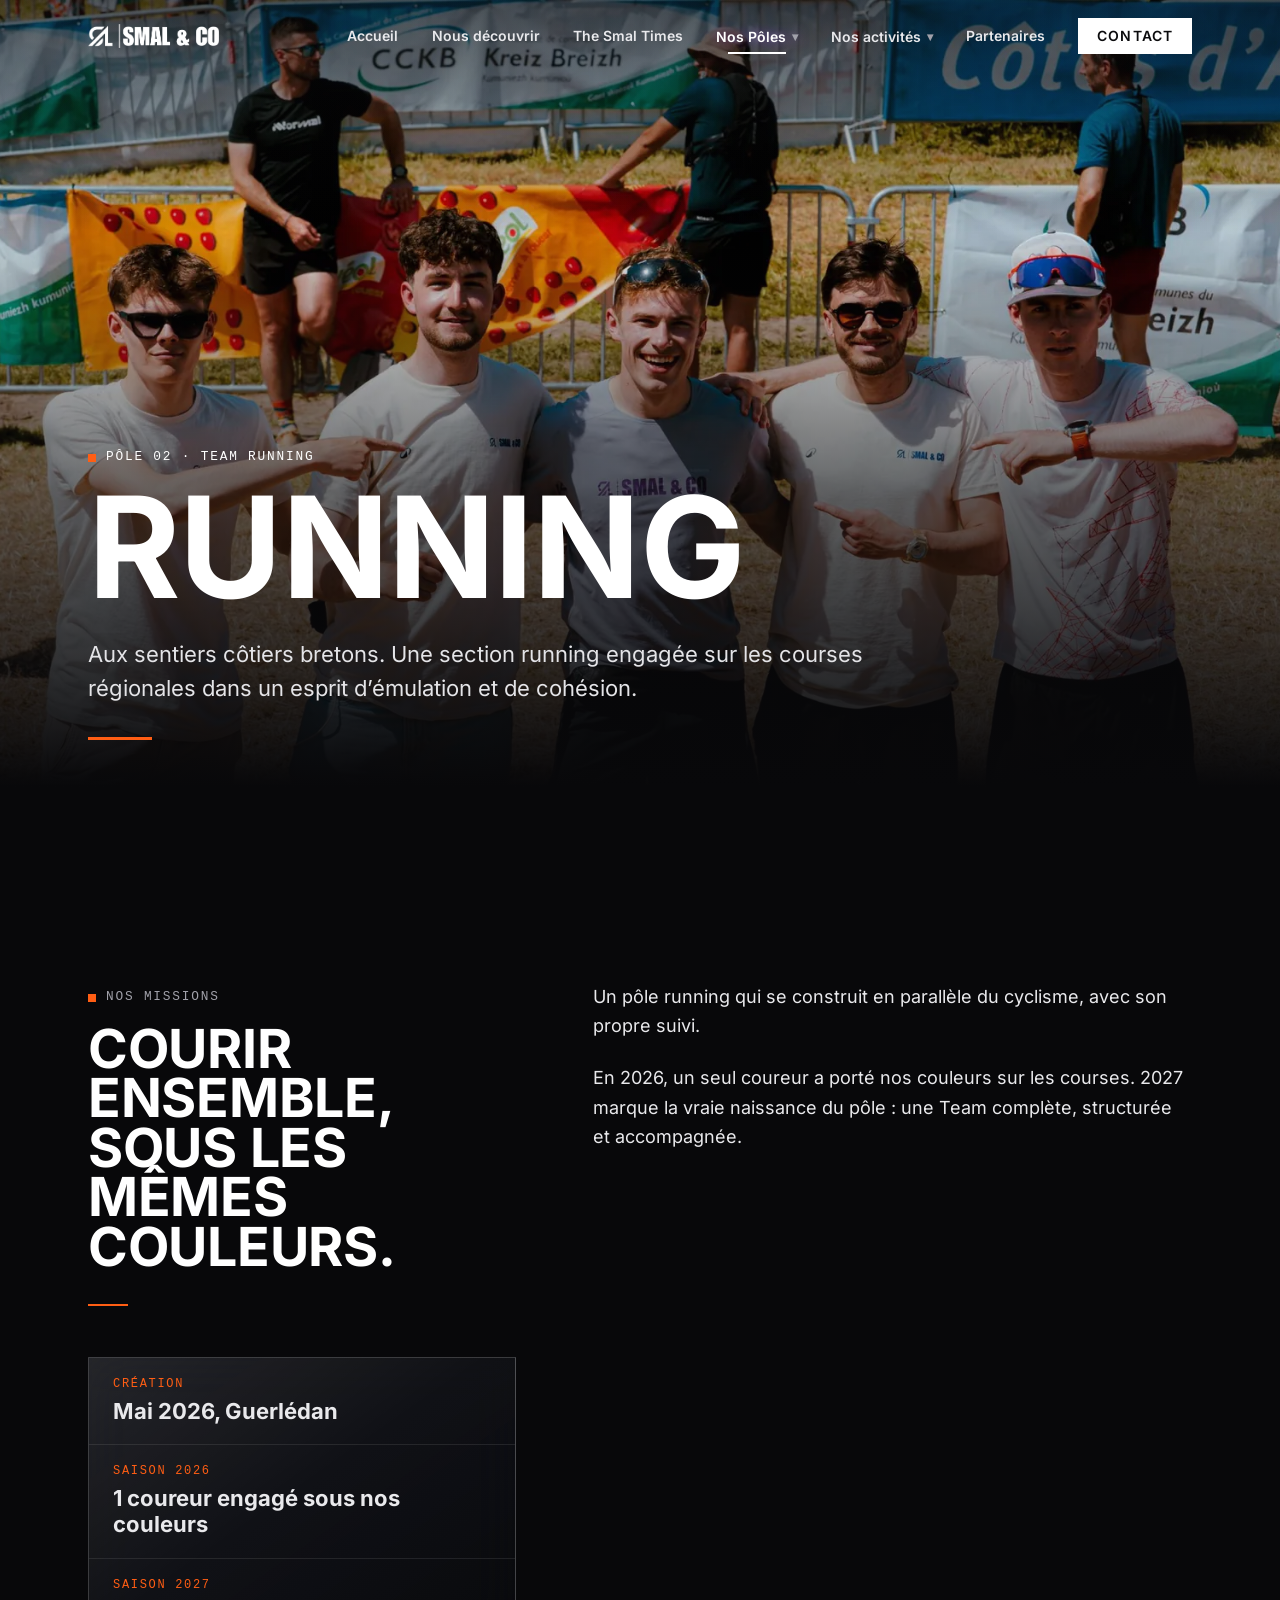
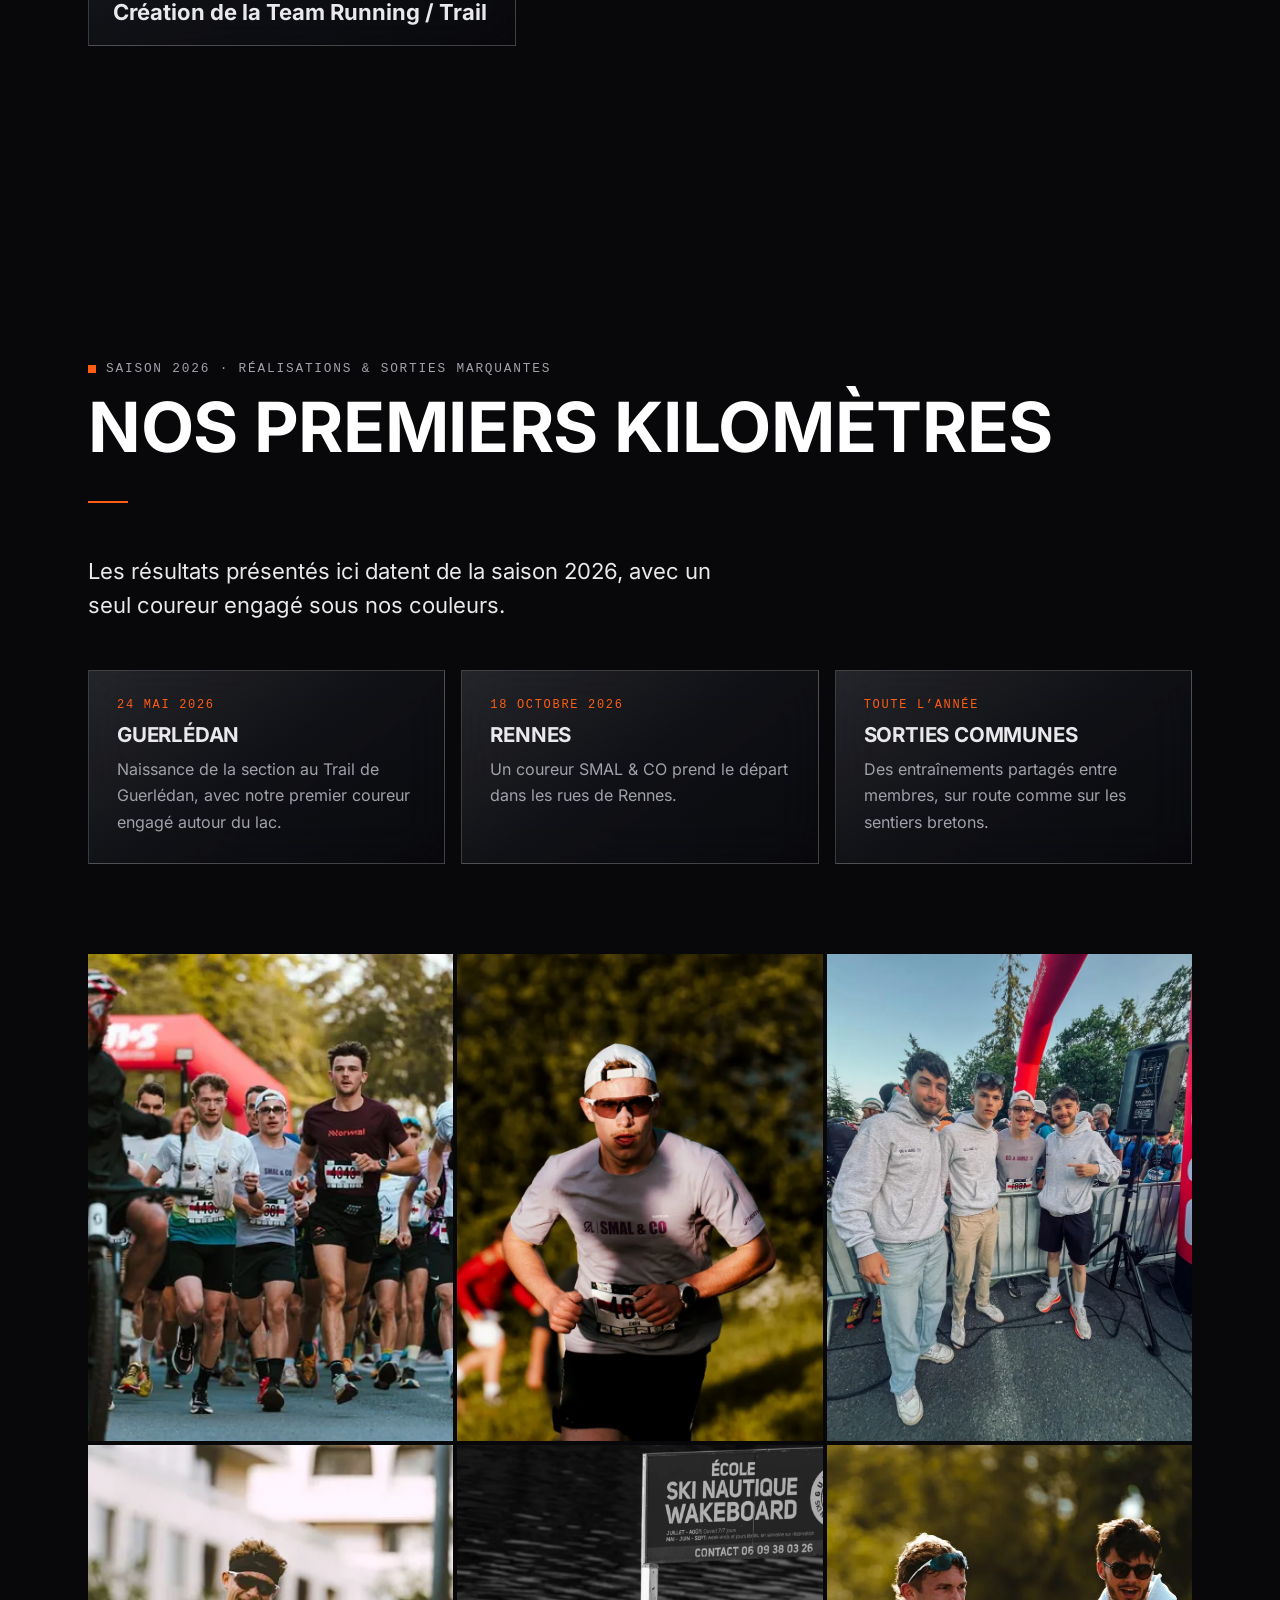
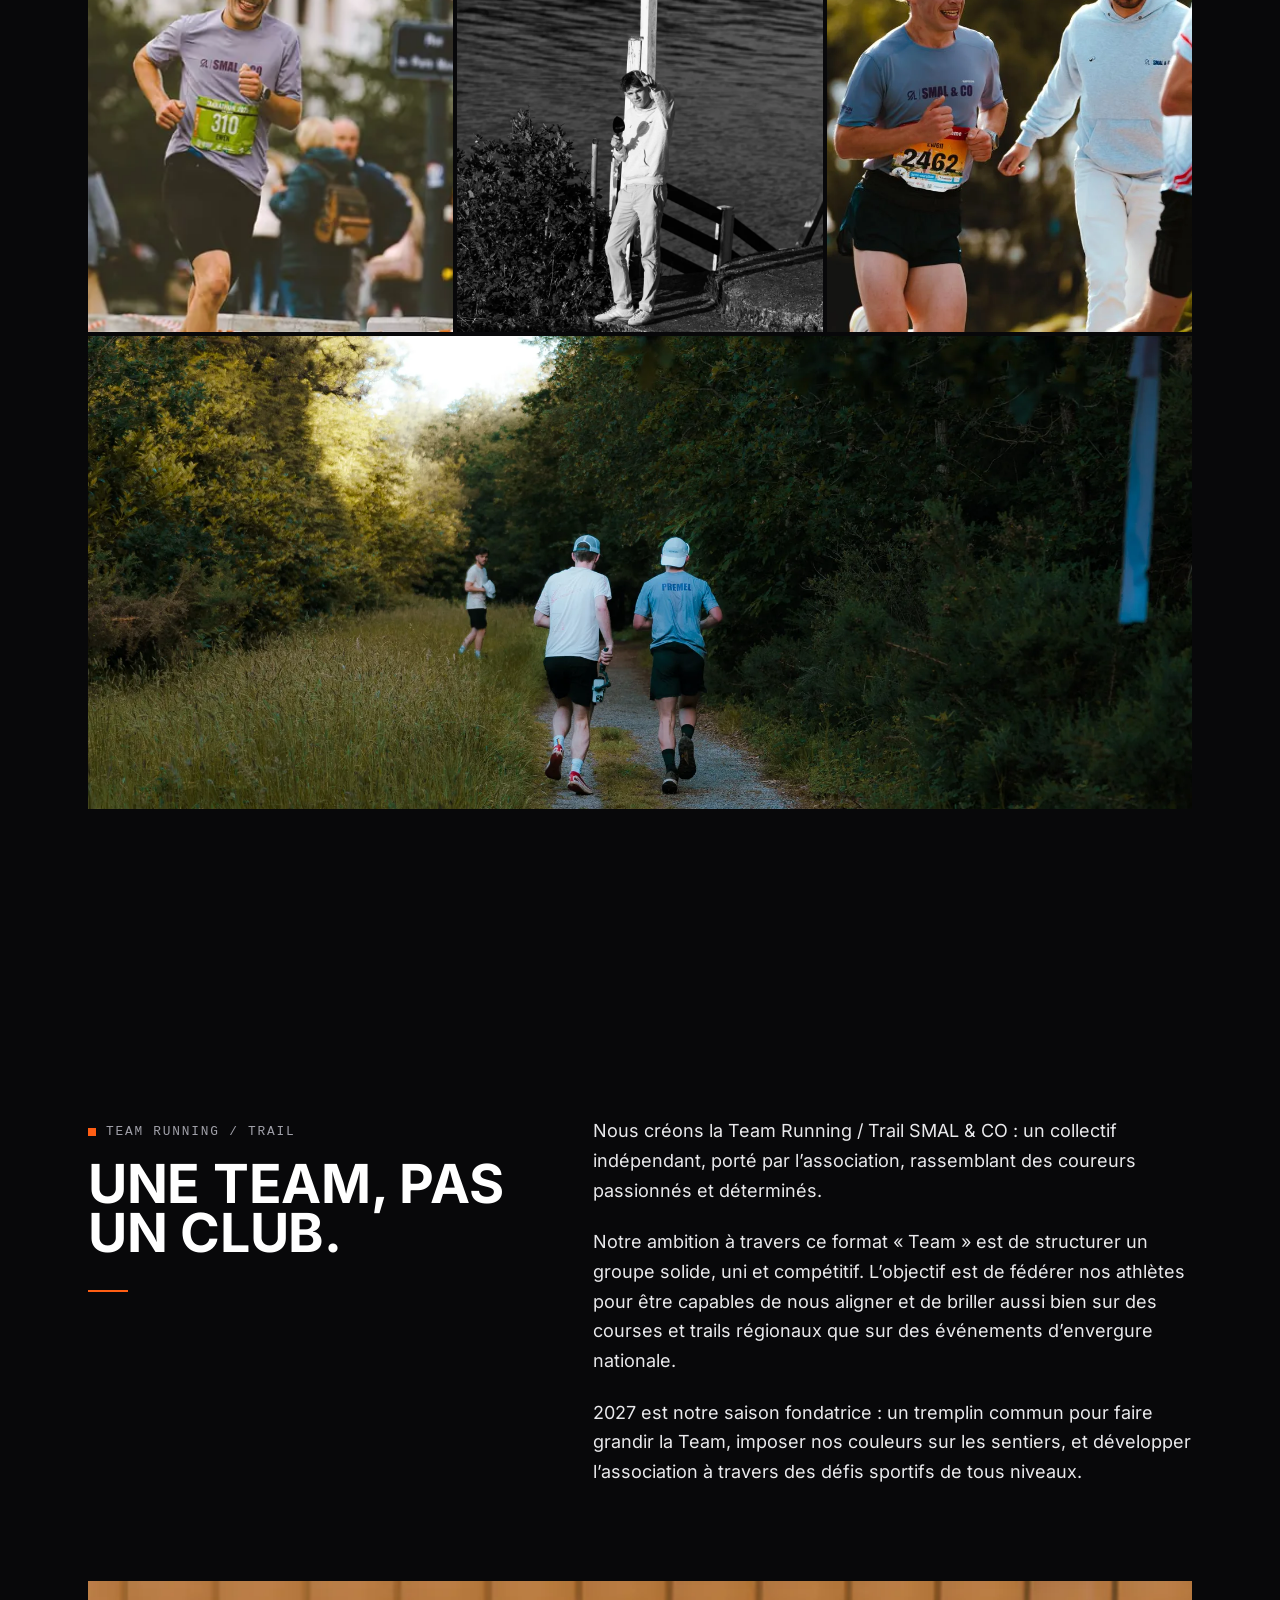
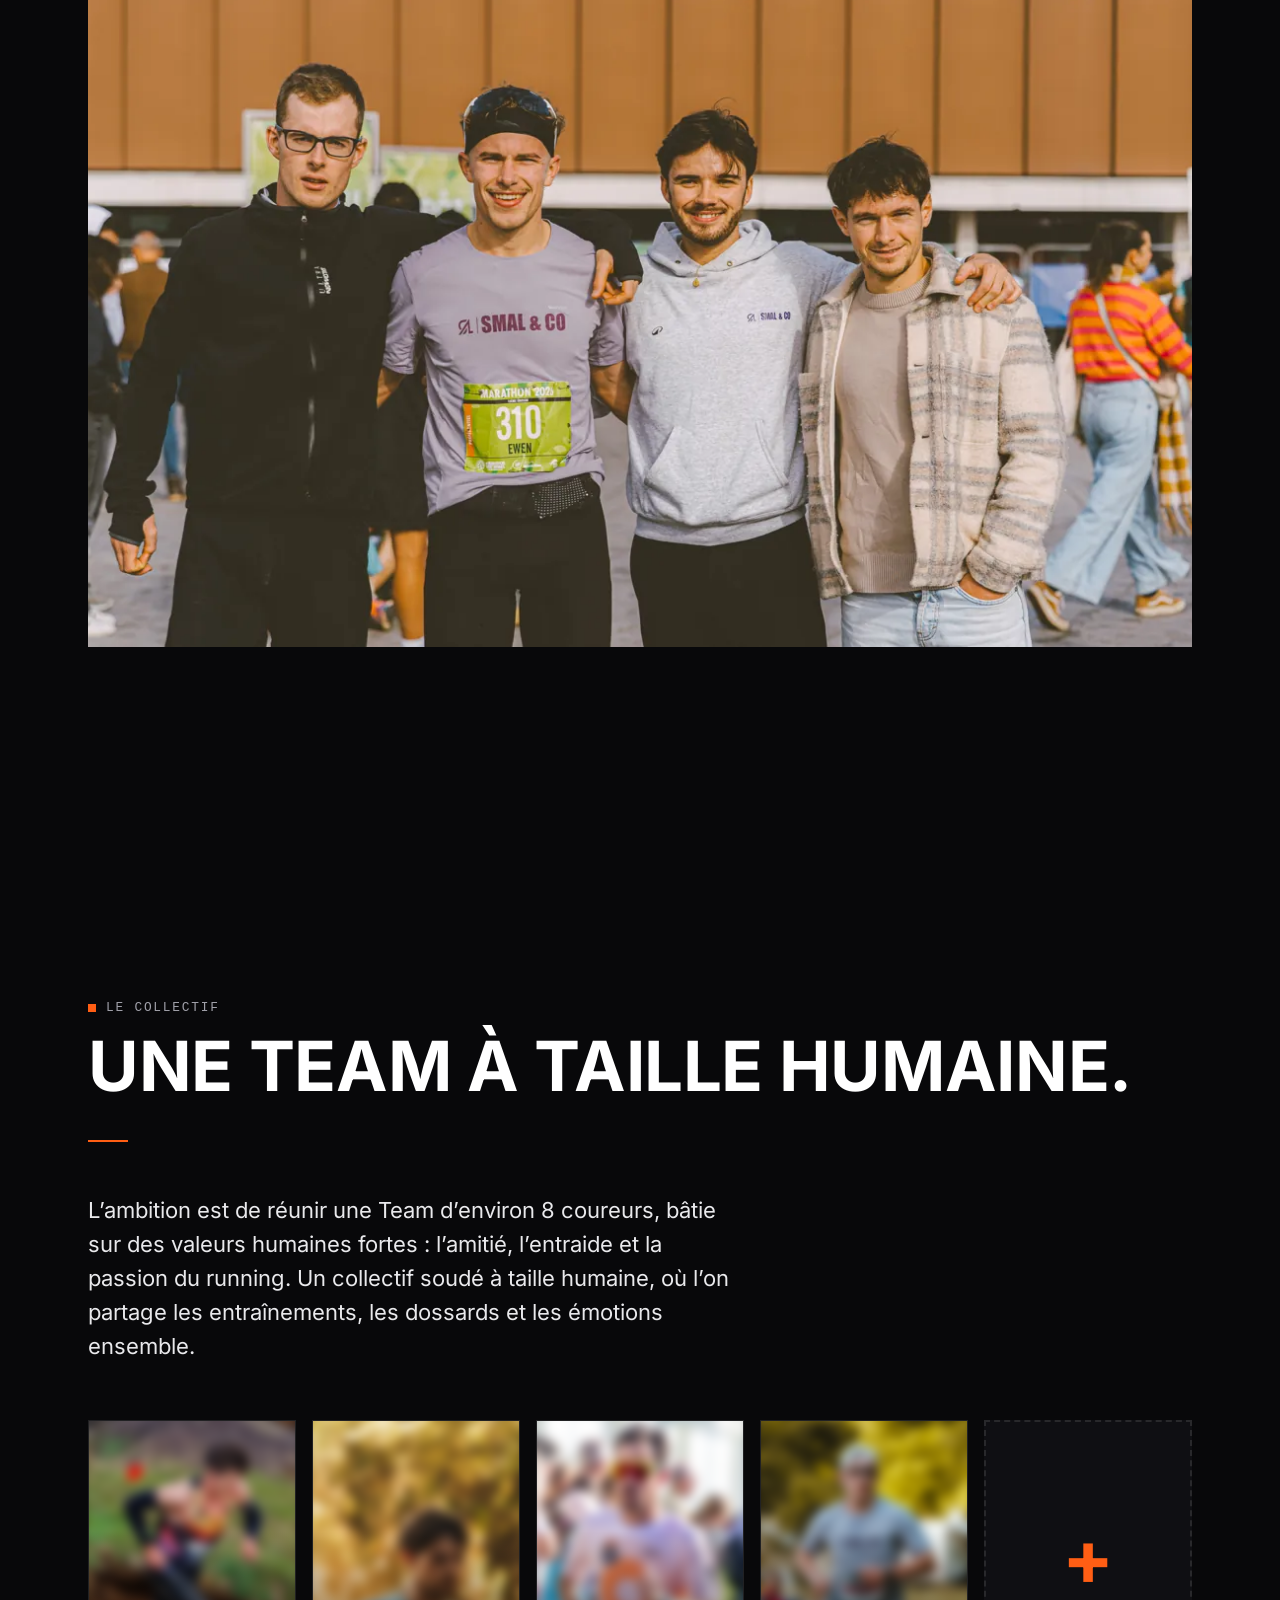
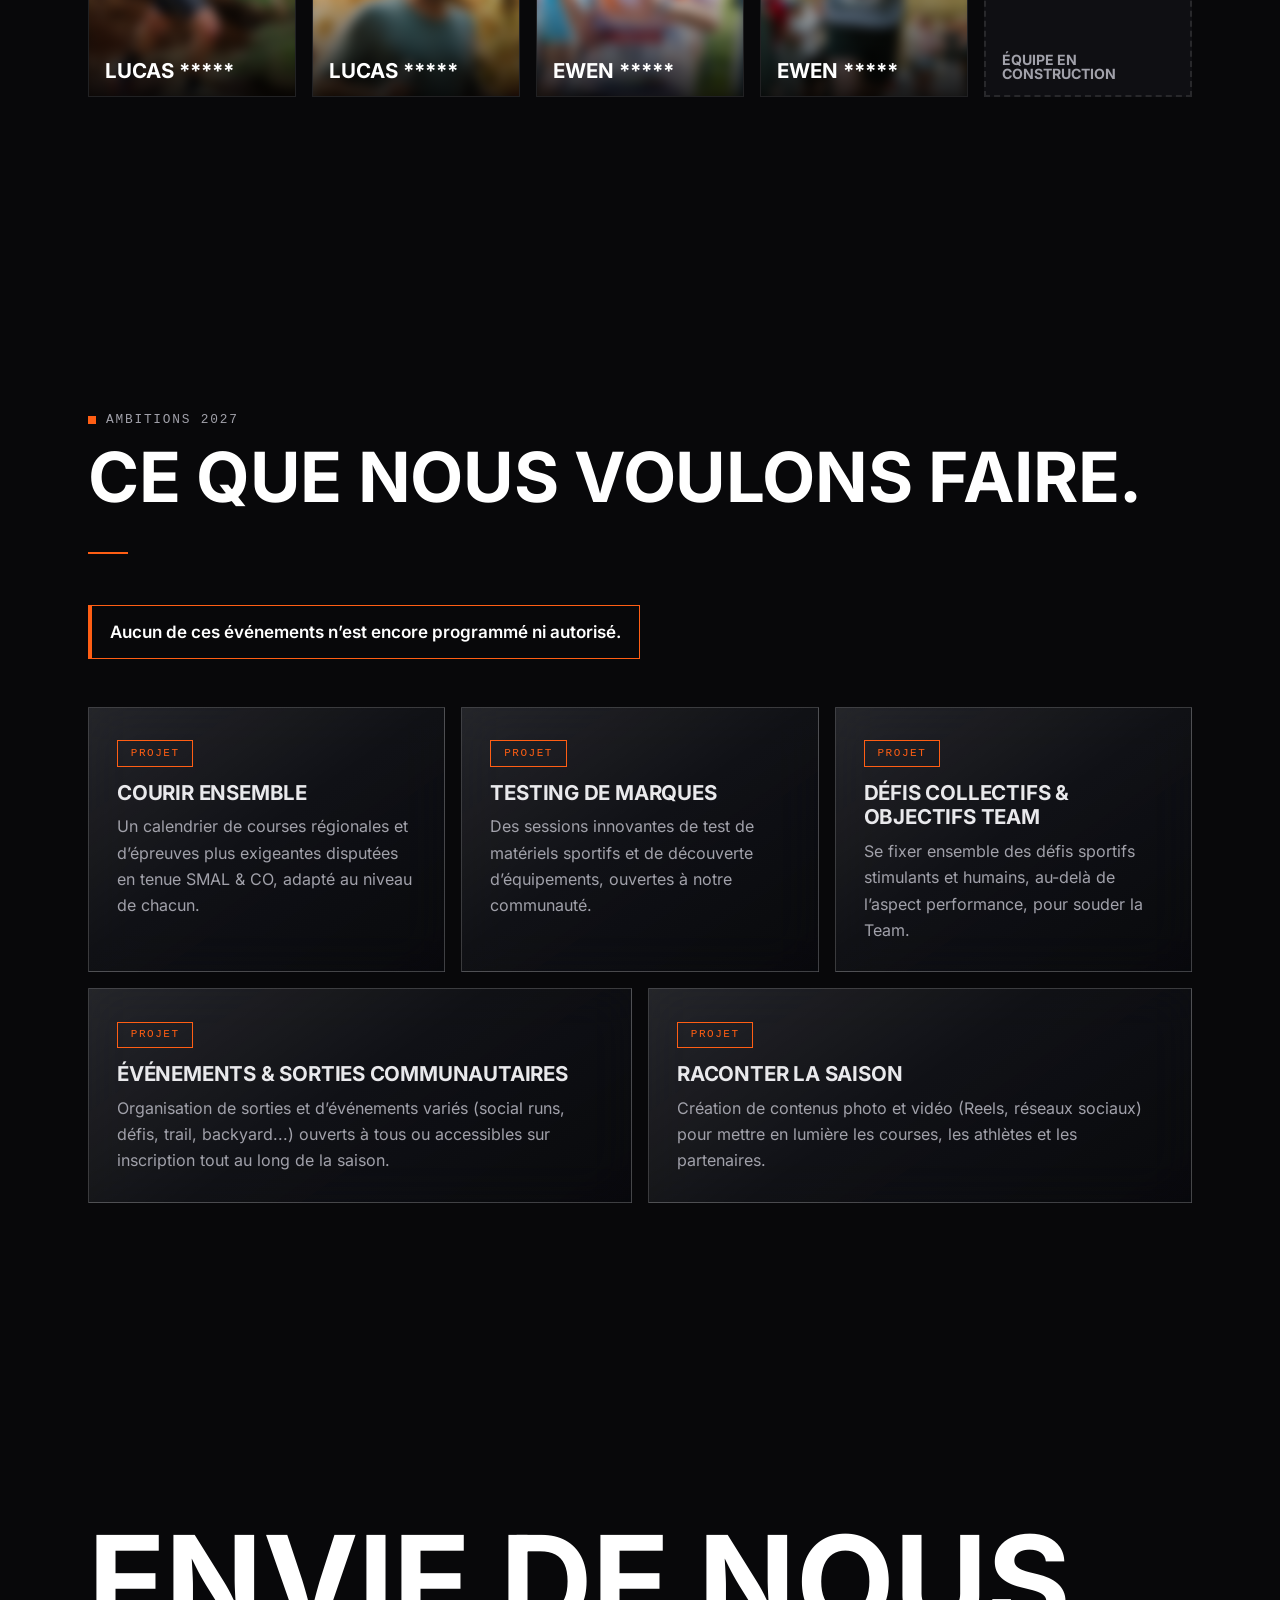
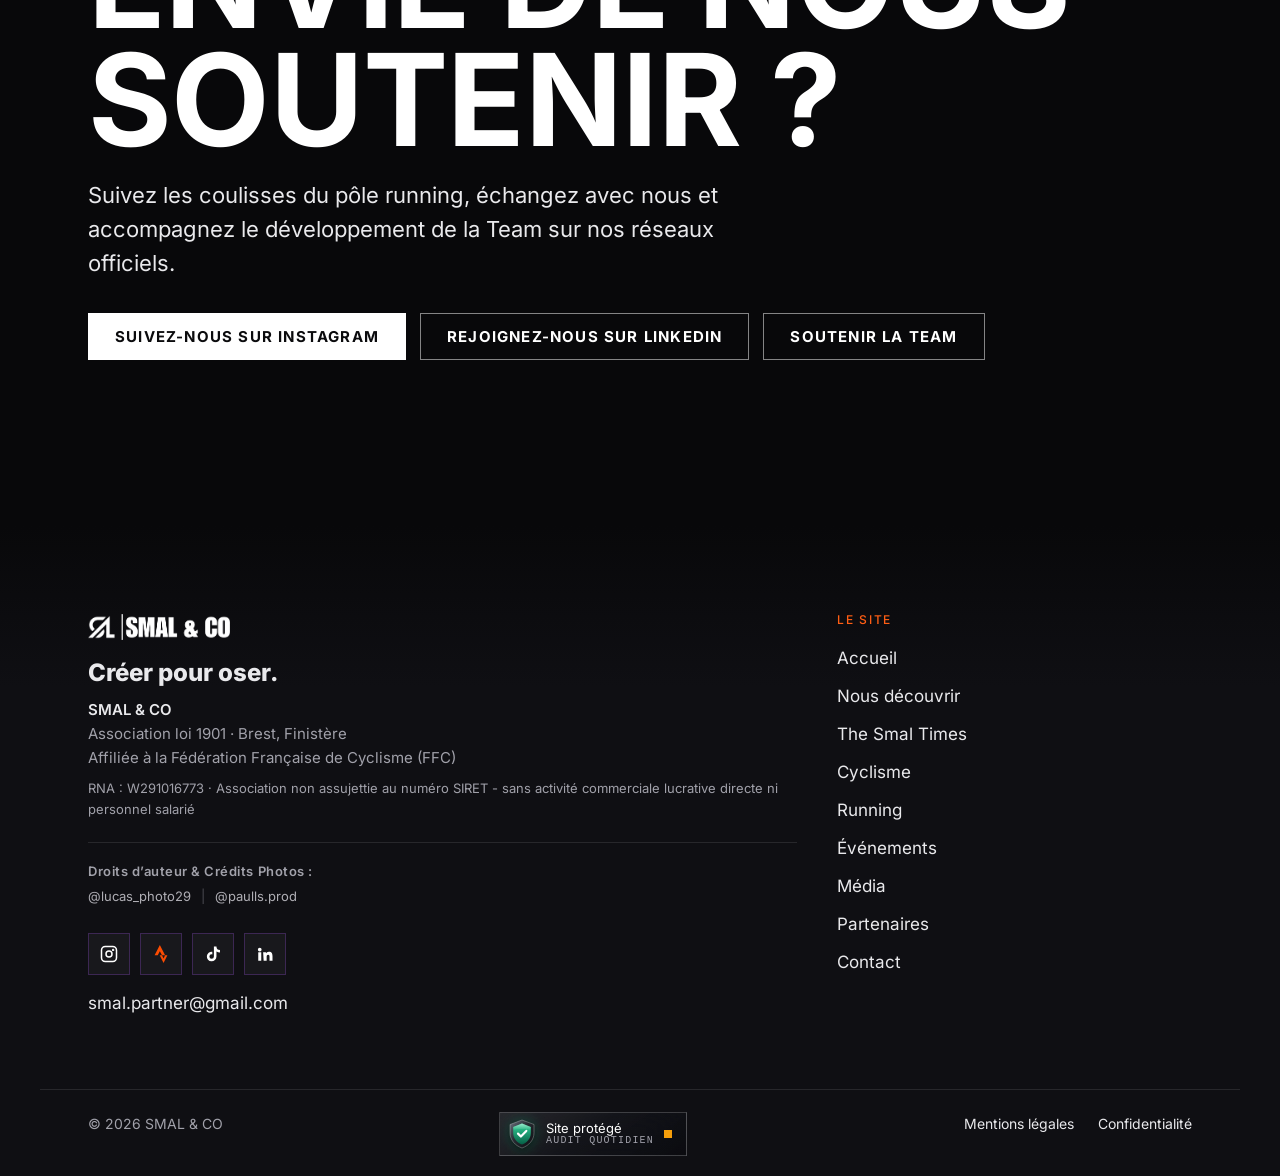
<file: running.html>
<!doctype html>
<html lang="fr">
<head>
<meta charset="utf-8">
<meta name="viewport" content="width=device-width, initial-scale=1">
<meta name="robots" content="noindex, nofollow">
<title>Running — SMAL &amp; CO</title>
<meta name="description" content="La Team Running / Trail SMAL & CO : un effectif resserré de coureurs brestois, du niveau régional au national, pour une saison fondatrice en 2027.">
<meta name="theme-color" content="#111215">
<link rel="icon" href="logos/smal-mark.png" type="image/png">
<link rel="canonical" href="https://smal-co-web.pages.dev/running.html">
<meta property="og:type" content="website">
<meta property="og:locale" content="fr_FR">
<meta property="og:site_name" content="SMAL &amp; CO">
<meta property="og:title" content="Running — SMAL &amp; CO">
<meta property="og:description" content="La Team Running / Trail SMAL & CO : un effectif resserré de coureurs brestois, du niveau régional au national, pour une saison fondatrice en 2027.">
<meta property="og:url" content="https://smal-co-web.pages.dev/running.html">
<meta property="og:image" content="https://smal-co-web.pages.dev/img/og-default.jpg">
<meta property="og:image:width" content="1200">
<meta property="og:image:height" content="630">
<meta name="twitter:card" content="summary_large_image">
<meta name="twitter:title" content="Running — SMAL &amp; CO">
<meta name="twitter:description" content="La Team Running / Trail SMAL & CO : un effectif resserré de coureurs brestois, du niveau régional au national, pour une saison fondatrice en 2027.">
<meta name="twitter:image" content="https://smal-co-web.pages.dev/img/og-default.jpg">
<link rel="manifest" href="site.webmanifest">
<link rel="preload" href="fonts/inter-variable.woff2" as="font" type="font/woff2" crossorigin>
<link rel="stylesheet" href="assets/site.css">
<script>document.documentElement.classList.add('js')</script>
</head>
<body class="pole-running">
<a class="skip" href="#contenu">Aller au contenu</a>

<header class="top" data-header>
 <div class="wrap top-in">
  <a class="brand" href="/" aria-label="SMAL & CO, accueil"><img src="logos/smal-co-blanc.png" alt="SMAL & CO" width="682" height="125"></a>
  <nav id="menu" class="nav" aria-label="Navigation principale">
   <a href="/">Accueil</a>
   <a href="/qui-sommes-nous.html">Nous découvrir</a>
   <a href="/smal-times.html">The Smal Times</a>
   <div class="nav-dd">
    <button class="nav-dd-toggle active" type="button" aria-expanded="false" aria-controls="nav-poles">Nos Pôles <span class="chevron-down" aria-hidden="true">▾</span></button>
    <div class="dropdown-menu" id="nav-poles">
    <a class="dropdown-item" href="/cyclisme.html"><span class="dropdown-item-badge">PÔLE 01</span><span class="dropdown-item-title">Team SMAL &amp; CO Cycling</span></a>
    <a class="dropdown-item active" aria-current="page" href="/running.html"><span class="dropdown-item-badge">PÔLE 02</span><span class="dropdown-item-title">Team SMAL &amp; CO Running</span></a>
    </div>
   </div>
   <div class="nav-dd">
    <button class="nav-dd-toggle" type="button" aria-expanded="false" aria-controls="nav-activites">Nos activités <span class="chevron-down" aria-hidden="true">▾</span></button>
    <div class="dropdown-menu" id="nav-activites">
    <a class="dropdown-item" href="/evenements.html"><span class="dropdown-item-badge">COMMUNAUTÉ</span><span class="dropdown-item-title">Événements &amp; Social Rides</span></a>
    <a class="dropdown-item" href="/communication.html"><span class="dropdown-item-badge">STUDIO</span><span class="dropdown-item-title">Média &amp; Création de contenu</span></a>
    </div>
   </div>
   <a href="/partenaires.html">Partenaires</a>
   <a class="btn btn-small" href="/contact.html">Contact</a>
  </nav>
  <button class="burger" type="button" aria-expanded="false" aria-controls="menu" data-burger><span class="sr">Menu</span><i></i><i></i></button>
 </div>
</header>

<main id="contenu">
<section class="phead phead-photo">
 <img class="phead-bg" width="1600" height="965" src="img/guerledan-ewen.webp" alt="Au Trail de Guerlédan, Ewen Premel au centre, désigné du doigt par les membres de SMAL & CO" style="object-position:center 45%" fetchpriority="high">
 <img class="phead-panther" src="img/da/panthere-running.webp" width="320" height="226" alt="" aria-hidden="true">
 <div class="wrap">
  <p class="eyebrow">Pôle 02 · Team running</p>
  <h1 class="h-xl">Running</h1>
  <p class="lead">Aux sentiers côtiers bretons. Une section running engagée sur les courses régionales dans un esprit d’émulation et de cohésion.</p>
 </div>
</section>

<section class="sec">
 <div class="wrap cols">
  <div>
   <p class="rv eyebrow" data-reveal>Nos missions</p>
   <h2 class="rv h-lg" data-reveal>Courir ensemble, sous les mêmes couleurs.</h2>
   <dl class="rv facts" data-reveal>
    <div><dt>Création</dt><dd>Mai 2026, Guerlédan</dd></div>
    <div><dt>Saison 2026</dt><dd>1 coureur engagé sous nos couleurs</dd></div>
    <div><dt>Saison 2027</dt><dd>Création de la Team Running / Trail</dd></div>
   </dl>
  </div>
  <div class="rv prose" data-reveal>
   <p>Un pôle running qui se construit en parallèle du cyclisme, avec son propre suivi.</p>
   <p>En 2026, un seul coureur a porté nos couleurs sur les courses. 2027 marque la vraie naissance du pôle : une Team complète, structurée et accompagnée.</p>
  </div>
 </div>
</section>

<section class="sec sec-alt" id="saison-2026">
 <div class="wrap">
  <p class="rv eyebrow" data-reveal>Saison 2026 · Réalisations & sorties marquantes</p>
  <h2 class="rv h-lg" data-reveal>Nos premiers kilomètres</h2>
  <p class="rv lead" data-reveal style="margin-bottom:clamp(28px,4vw,48px)">Les résultats présentés ici datent de la saison 2026, avec un seul coureur engagé sous nos couleurs.</p>
  <ul class="list-cards">
   <li class="rv" data-reveal><time>24 mai 2026</time><h3>Guerlédan</h3><p>Naissance de la section au Trail de Guerlédan, avec notre premier coureur engagé autour du lac.</p></li>
   <li class="rv" data-reveal style="--d:80ms"><time>18 octobre 2026</time><h3>Rennes</h3><p>Un coureur SMAL & CO prend le départ dans les rues de Rennes.</p></li>
   <li class="rv" data-reveal style="--d:160ms"><time>Toute l’année</time><h3>Sorties communes</h3><p>Des entraînements partagés entre membres, sur route comme sur les sentiers bretons.</p></li>
  </ul>
  <div class="mosaic mosaic-6">
   <img width="800" height="450" src="img/guerledan1.webp" alt="Départ de la course de Guerlédan" loading="lazy" decoding="async">
   <img width="800" height="1400" src="img/run-maillot.webp" alt="Ewen Premel en course au Trail de Guerlédan, maillot SMAL & CO" loading="lazy" decoding="async">
   <img width="800" height="1067" src="img/running-guerledan-group.webp" alt="Équipe SMAL & CO au départ à Guerlédan" loading="lazy" decoding="async">
   <img width="800" height="460" src="img/rennes2.webp" alt="Coureur SMAL & CO à Rennes" loading="lazy" decoding="async">
   <img width="1080" height="1440" src="img/running/guerledan-panneau-1080.webp" alt="Trail de Guerlédan - SMAL & CO Running" loading="lazy" decoding="async">
   <img width="1599" height="900" src="img/running/guerledan-trio-1600.webp" alt="Ewen en course sous le maillot SMAL & CO, encouragé par un membre de l’association" style="object-position:64% center" loading="lazy" decoding="async">
   <img class="mosaic-wide" width="1920" height="1081" src="img/running/guerledan-foret-1920.webp" alt="Sortie trail en forêt de Guerlédan - SMAL & CO Running" style="aspect-ratio:21/9;object-position:50% 60%" loading="lazy" decoding="async">
  </div>
 </div>
</section>

<!-- Team : une Team, pas un club -->
<section class="sec" id="team">
 <div class="wrap">
  <div class="cols">
   <div>
    <p class="rv eyebrow" data-reveal>Team Running / Trail</p>
    <h2 class="rv h-lg" data-reveal>Une Team, pas un club.</h2>
   </div>
   <div class="rv prose" data-reveal>
    <p>Nous créons la Team Running / Trail SMAL & CO : un collectif indépendant, porté par l’association, rassemblant des coureurs passionnés et déterminés.</p>
    <p>Notre ambition à travers ce format « Team » est de structurer un groupe solide, uni et compétitif. L’objectif est de fédérer nos athlètes pour être capables de nous aligner et de briller aussi bien sur des courses et trails régionaux que sur des événements d’envergure nationale.</p>
    <p>2027 est notre saison fondatrice : un tremplin commun pour faire grandir la Team, imposer nos couleurs sur les sentiers, et développer l’association à travers des défis sportifs de tous niveaux.</p>
   </div>
  </div>
  <img class="rv run-band" data-reveal width="1200" height="675" src="img/running/team-rennes.webp" alt="Quatre membres de SMAL & CO bras dessus bras dessous au marathon de Rennes, dont Ewen Premel avec son dossard 310 et le tee-shirt de l’association" style="object-position:center 30%" loading="lazy" decoding="async">
 </div>
</section>

<!-- Le collectif : une Team à taille humaine -->
<section class="sec" id="collectif">
 <div class="wrap">
  <p class="rv eyebrow" data-reveal>Le collectif</p>
  <h2 class="rv h-lg" data-reveal>Une Team à taille humaine.</h2>
  <p class="rv lead" data-reveal>L’ambition est de réunir une Team d’environ 8 coureurs, bâtie sur des valeurs humaines fortes : l’amitié, l’entraide et la passion du running. Un collectif soudé à taille humaine, où l’on partage les entraînements, les dossards et les émotions ensemble.</p>
  <ul class="rv team-4 team-5" data-reveal>
   <li><img width="698" height="1000" src="img/running/team/lucas-tanne.webp" alt="Coureur de la Team en course sur un sentier de trail" loading="lazy" decoding="async"><span>Lucas *****</span></li>
   <li><img width="450" height="800" src="img/running/team/lucas-marrec.webp" alt="Coureur de la Team en course, gourde à la main" loading="lazy" decoding="async"><span>Lucas *****</span></li>
   <li><img width="897" height="745" src="img/running/team/ewen-simon.webp" alt="Coureur de la Team en course avec un dossard" loading="lazy" decoding="async"><span>Ewen *****</span></li>
   <li><img width="750" height="1000" src="img/running/team/ewen-premel.webp" alt="Coureur de la Team en course au Trail de Guerlédan, tee-shirt SMAL & CO" loading="lazy" decoding="async"><span>Ewen *****</span></li>
   <li class="team-soon"><b aria-hidden="true">+</b><span>Équipe en construction</span></li>
  </ul>
 </div>
</section>

<!-- AMBITIONS 2027 -->
<section class="sec sec-alt" id="ambitions">
 <div class="wrap">
  <p class="rv eyebrow" data-reveal>Ambitions 2027</p>
  <h2 class="rv h-lg" data-reveal>Ce que nous voulons faire.</h2>
  <p class="rv run-notice" data-reveal>Aucun de ces événements n’est encore programmé ni autorisé.</p>
  <ul class="list-cards run-stack">
   <li class="rv" data-reveal><span class="offer-pill">Projet</span><h3>Courir ensemble</h3><p>Un calendrier de courses régionales et d’épreuves plus exigeantes disputées en tenue SMAL & CO, adapté au niveau de chacun.</p></li>
   <li class="rv" data-reveal style="--d:80ms"><span class="offer-pill">Projet</span><h3>Testing de marques</h3><p>Des sessions innovantes de test de matériels sportifs et de découverte d’équipements, ouvertes à notre communauté.</p></li>
   <li class="rv" data-reveal style="--d:160ms"><span class="offer-pill">Projet</span><h3>Défis collectifs & objectifs Team</h3><p>Se fixer ensemble des défis sportifs stimulants et humains, au-delà de l’aspect performance, pour souder la Team.</p></li>
   <li class="rv" data-reveal style="--d:240ms"><span class="offer-pill">Projet</span><h3>Événements & sorties communautaires</h3><p>Organisation de sorties et d’événements variés (social runs, défis, trail, backyard...) ouverts à tous ou accessibles sur inscription tout au long de la saison.</p></li>
   <li class="rv" data-reveal style="--d:320ms"><span class="offer-pill">Projet</span><h3>Raconter la saison</h3><p>Création de contenus photo et vidéo (Reels, réseaux sociaux) pour mettre en lumière les courses, les athlètes et les partenaires.</p></li>
  </ul>
 </div>
</section>

<section class="cta-final">
 <div class="wrap">
  <h2 class="rv h-xl" data-reveal>Envie de nous soutenir ?</h2>
  <p class="rv lead" data-reveal>Suivez les coulisses du pôle running, échangez avec nous et accompagnez le développement de la Team sur nos réseaux officiels.</p>
  <div class="rv cta-row" data-reveal><a class="btn" href="https://www.instagram.com/smal__co" target="_blank" rel="noopener noreferrer">Suivez-nous sur Instagram</a><a class="btn btn-ghost" href="https://www.linkedin.com/in/smal-co-a187363a7" target="_blank" rel="noopener noreferrer">Rejoignez-nous sur LinkedIn</a><a class="btn btn-ghost" href="/partenaires.html#sponsor-titre">Soutenir la Team</a></div>
 </div>
</section>
</main>

<footer class="foot">
 <div class="wrap foot-in">
  <div>
   <img class="foot-logo" src="logos/smal-co-blanc.png" alt="SMAL & CO" width="682" height="125" loading="lazy" decoding="async">
   <p class="foot-sig">Créer pour oser.</p>
   <div class="footer-legal-info">
    <p class="association-name">SMAL &amp; CO</p>
    <p>Association loi 1901 · Brest, Finistère</p>
    <p>Affiliée à la Fédération Française de Cyclisme (FFC)</p>
    <p class="legal-registration">RNA : W291016773 · Association non assujettie au numéro SIRET - sans activité commerciale lucrative directe ni personnel salarié</p>
   </div>
   <div class="footer-copyright-section">
    <span class="copyright-title">Droits d’auteur &amp; Crédits Photos :</span>
    <div class="copyright-links">
     <a href="https://instagram.com/lucas_photo29" target="_blank" rel="noopener noreferrer" class="insta-credit">@lucas_photo29</a>
     <span class="separator" aria-hidden="true">|</span>
     <a href="https://instagram.com/paulls.prod" target="_blank" rel="noopener noreferrer" class="insta-credit">@paulls.prod</a>
    </div>
   </div>
   <div class="soc-row"><a class="soc-ico soc-ig" href="https://www.instagram.com/smal__co/" target="_blank" rel="noopener noreferrer" aria-label="Instagram" data-tip="Instagram"><svg viewBox="0 0 24 24" width="18" height="18" fill="none" stroke="currentColor" stroke-width="2" stroke-linecap="round" stroke-linejoin="round" aria-hidden="true"><rect x="2" y="2" width="20" height="20" rx="5"/><circle cx="12" cy="12" r="4"/><circle cx="17.5" cy="6.5" r=".6" fill="currentColor"/></svg></a><a class="soc-ico soc-st" href="https://www.strava.com/clubs/smal__co" target="_blank" rel="noopener noreferrer" aria-label="Strava" data-tip="Strava"><svg viewBox="0 0 24 24" width="18" height="18" fill="currentColor" aria-hidden="true"><path d="M15.39 17.94l-2.09-4.12h-3.07L15.39 24l5.15-10.18h-3.07m-7-5.6l2.84 5.6h4.17L10.46 0l-7 13.82h4.17"/></svg></a><a class="soc-ico soc-tt" href="https://www.tiktok.com/@smal__co" target="_blank" rel="noopener noreferrer" aria-label="TikTok" data-tip="TikTok"><svg viewBox="0 0 24 24" width="18" height="18" fill="currentColor" aria-hidden="true"><path d="M16.6 2h-3.4v13.4a3 3 0 1 1-3-3c.3 0 .6 0 .9.1V9a6.4 6.4 0 1 0 5.5 6.4V8.6a8 8 0 0 0 4.7 1.5V6.7a4.7 4.7 0 0 1-4.7-4.7z"/></svg></a><a class="soc-ico soc-li" href="https://www.linkedin.com/in/smal-co-a187363a7" target="_blank" rel="noopener noreferrer" aria-label="LinkedIn" data-tip="LinkedIn"><svg viewBox="0 0 24 24" width="18" height="18" fill="currentColor" aria-hidden="true"><path d="M4.98 3.5a2.5 2.5 0 1 1 0 5 2.5 2.5 0 0 1 0-5zM3 9.5h4V21H3zM9.5 9.5h3.8v1.6h.1c.5-1 1.8-2 3.8-2 4 0 4.8 2.6 4.8 6V21h-4v-5.2c0-1.3 0-2.9-1.8-2.9s-2 1.4-2 2.8V21h-4z"/></svg></a></div>
   <p><a href="/contact.html" data-u="smal.partner" data-d="gmail.com">smal.partner [arobase] gmail.com</a></p>
  </div>
  <nav aria-label="Pied de page">
   <h2 class="foot-h">Le site</h2>
   <ul><li><a href="/">Accueil</a></li><li><a href="/qui-sommes-nous.html">Nous découvrir</a></li><li><a href="/smal-times.html">The Smal Times</a></li><li><a href="/cyclisme.html">Cyclisme</a></li><li><a href="/running.html">Running</a></li><li><a href="/evenements.html">Événements</a></li><li><a href="/communication.html">Média</a></li><li><a href="/partenaires.html">Partenaires</a></li><li><a href="/contact.html">Contact</a></li></ul>
  </nav>
 </div>
 <div class="wrap foot-bar"><span>© 2026 SMAL & CO</span><div class="sec-glass" data-sec><button class="sec-chip" type="button" aria-expanded="false" aria-controls="sec-panel"><svg class="sec-shield" viewBox="0 0 28 30" aria-hidden="true"><defs><linearGradient id="secG1" x1="0" y1="0" x2="1" y2="1"><stop offset="0" stop-color="#6b7280"/><stop offset=".45" stop-color="#262930"/><stop offset="1" stop-color="#0b0c0f"/></linearGradient><linearGradient id="secG2" x1="0" y1="0" x2="0" y2="1"><stop offset="0" stop-color="#34d399"/><stop offset="1" stop-color="#065f46"/></linearGradient><linearGradient id="secG3" x1="0" y1="0" x2="0" y2="1"><stop offset="0" stop-color="#fff" stop-opacity=".5"/><stop offset="1" stop-color="#fff" stop-opacity="0"/></linearGradient></defs><path d="M14 1l12 4.5v8.2c0 7.3-5 12.9-12 15.3C7 26.6 2 21 2 13.7V5.5z" fill="url(#secG1)" stroke="rgba(255,255,255,.35)" stroke-width=".8"/><path d="M14 4.6l8.8 3.3v6c0 5.4-3.6 9.6-8.8 11.5-5.2-1.9-8.8-6.1-8.8-11.5v-6z" fill="url(#secG2)"/><path d="M14 4.6l8.8 3.3v3.4C18 9.6 10 9.6 5.2 11.3V7.9z" fill="url(#secG3)"/><path d="M10 14.6l2.9 2.9 5.4-5.6" fill="none" stroke="#fff" stroke-width="2.2" stroke-linecap="round" stroke-linejoin="round"/></svg><span class="sec-chip-txt"><span data-sec-label>Site protégé</span><small>Audit quotidien</small></span><span class="sec-dot" aria-hidden="true"></span></button><div class="sec-panel" id="sec-panel" role="dialog" aria-label="Transparence sécurité" hidden><p class="sec-panel-h" data-sec-title>Site protégé &amp; vérifié</p><p class="sec-panel-date" data-sec-date>Chargement du dernier contrôle…</p><ul class="sec-panel-list" data-sec-list></ul><a href="https://github.com/Maattyeux/smal-co-site/actions/workflows/securite.yml" target="_blank" rel="noopener noreferrer">Vérifier l’historique des contrôles</a></div></div><span class="foot-legal"><a href="/mentions-legales.html">Mentions légales</a><a href="/confidentialite.html">Confidentialité</a></span></div>
</footer>

<script src="assets/site.js" defer></script>
</body>
</html>
</file>
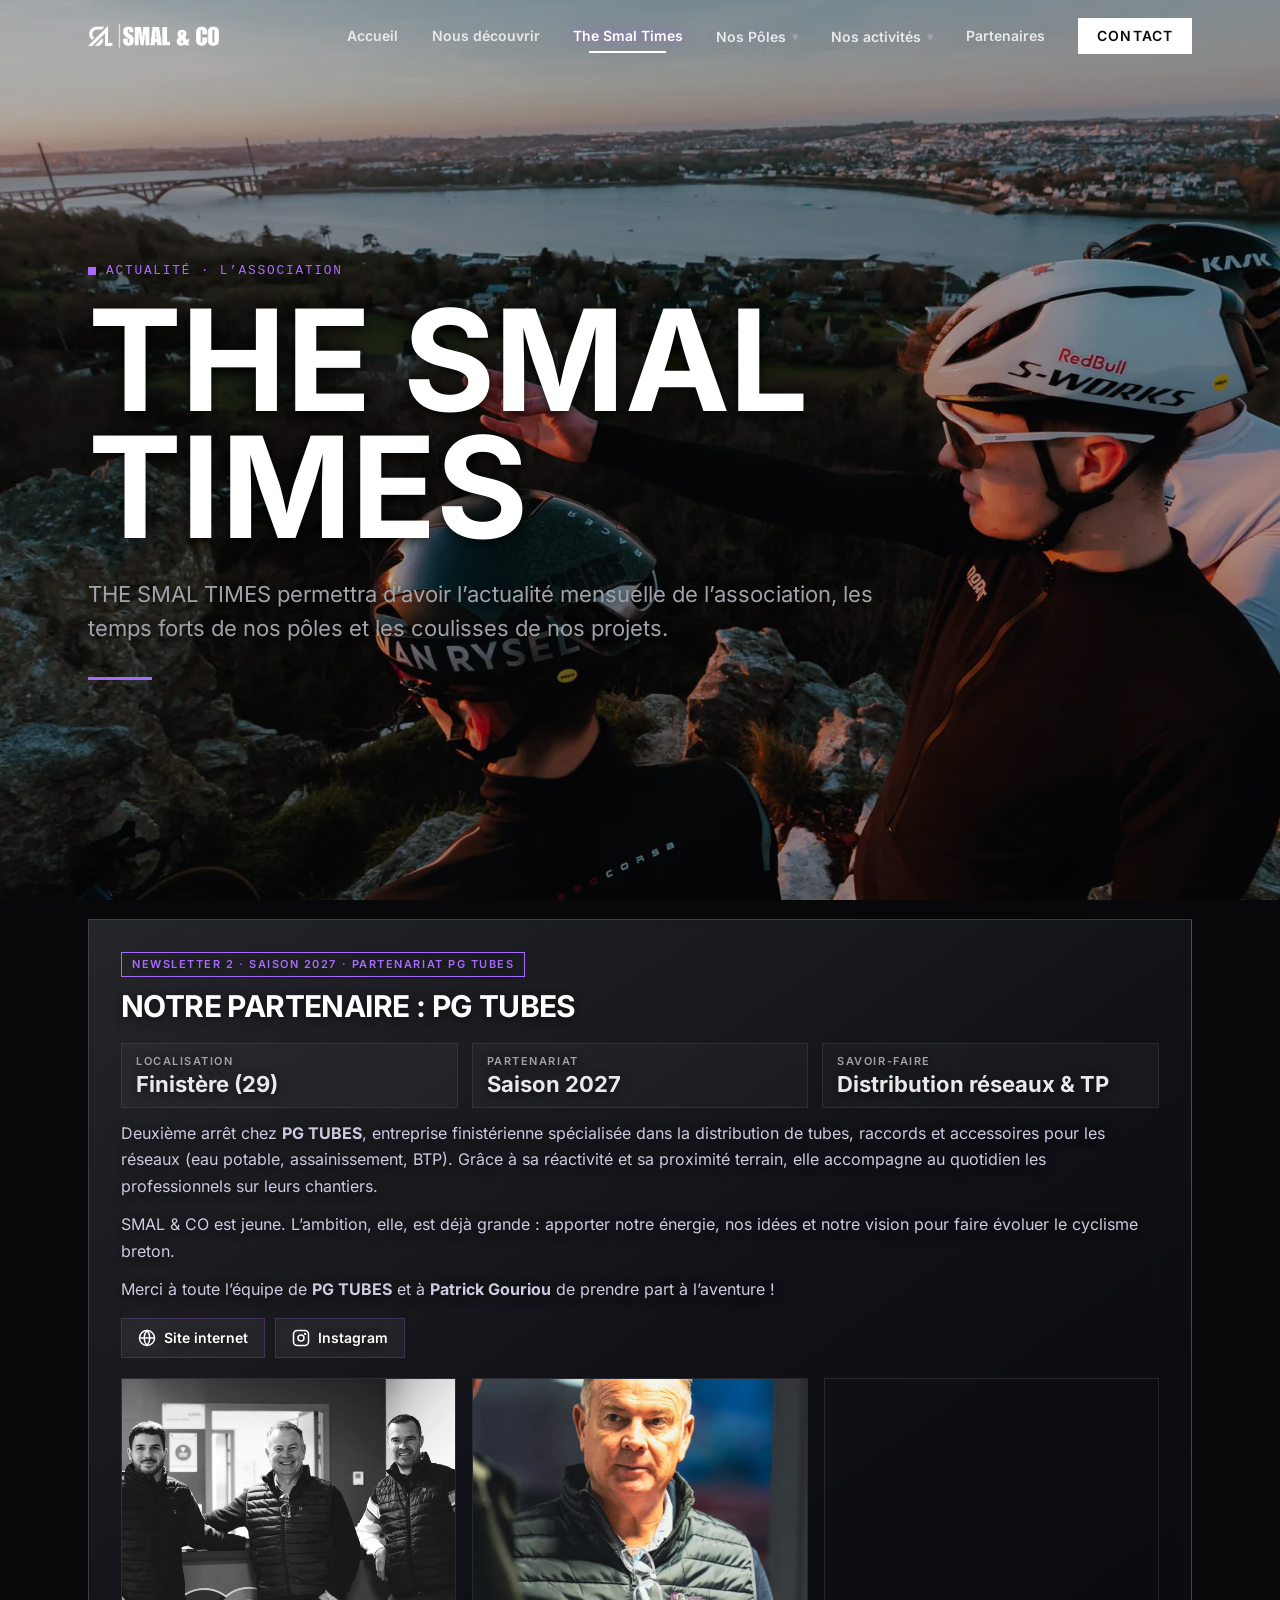
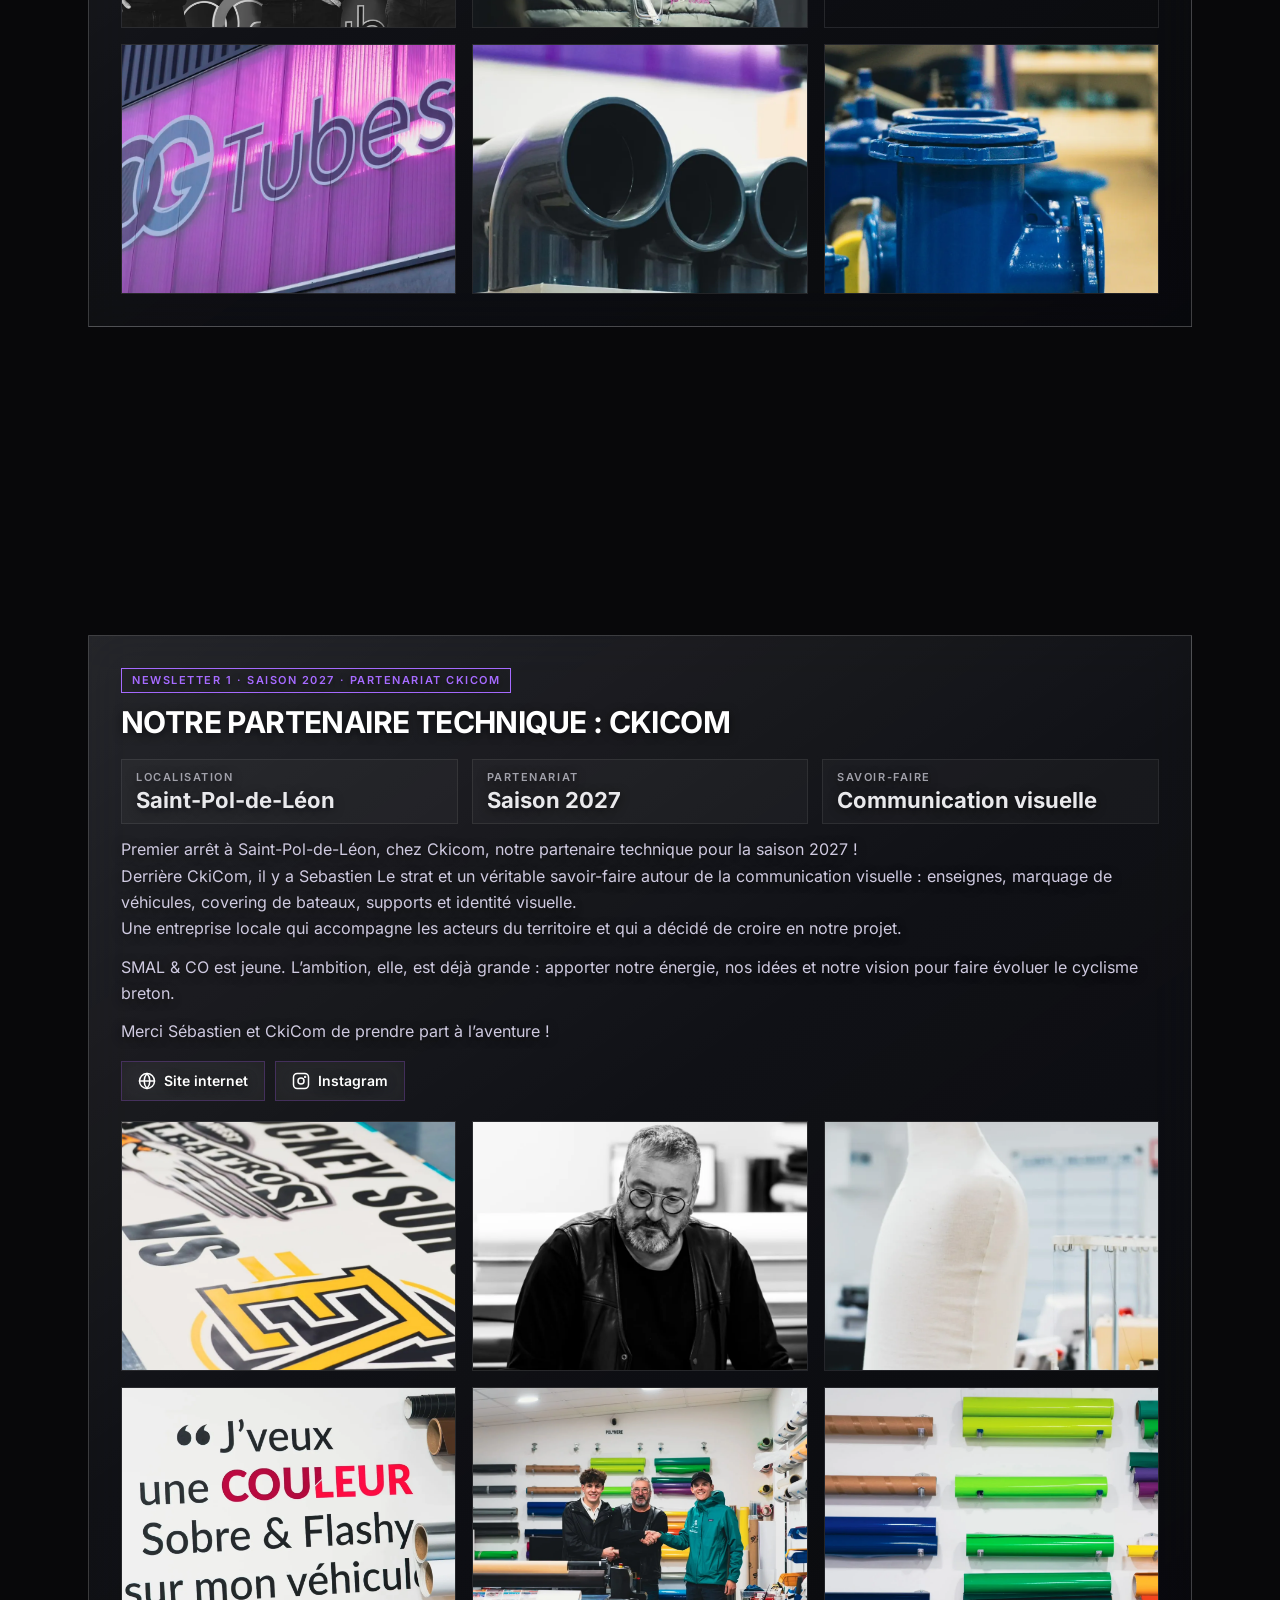
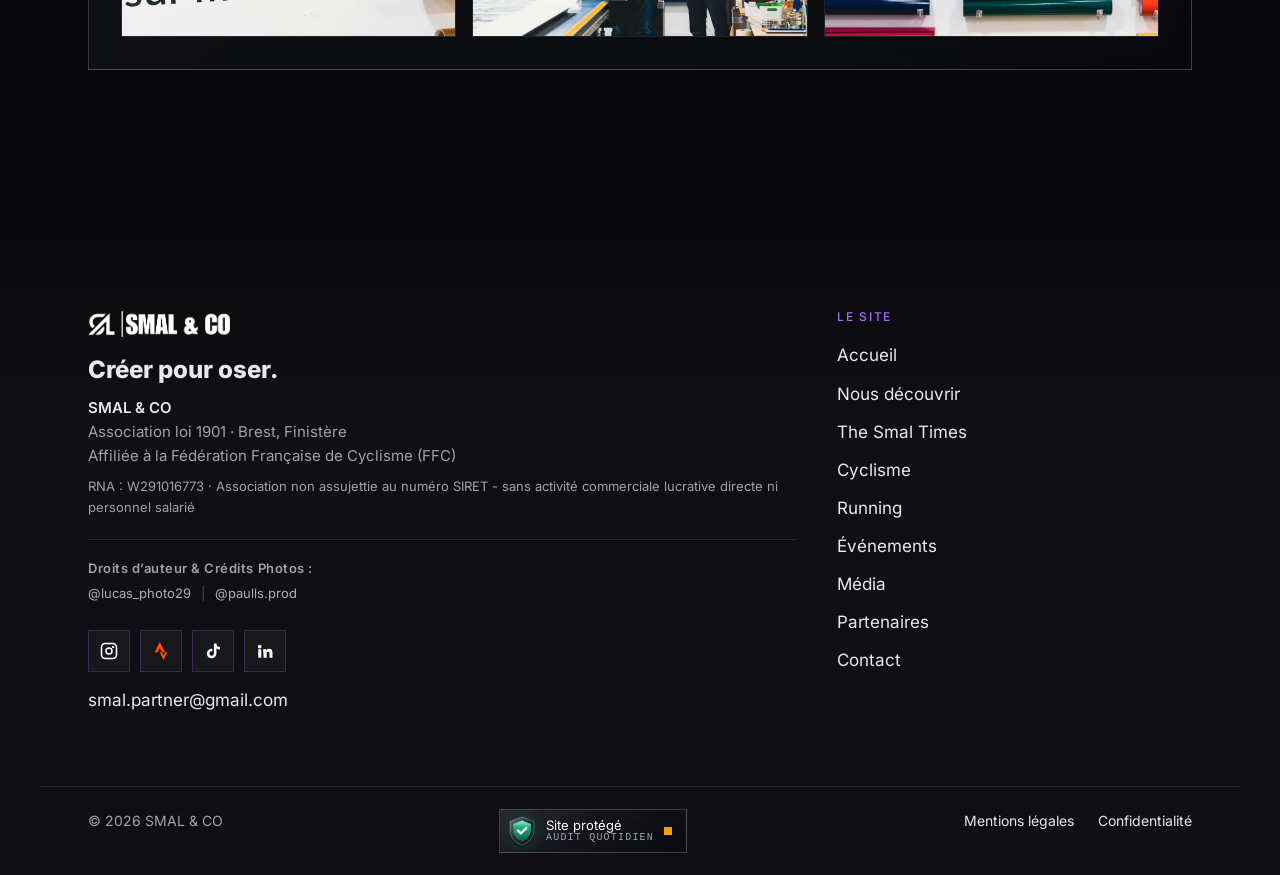
<file: smal-times.html>
<!doctype html>
<html lang="fr">
<head>
<meta charset="utf-8">
<meta name="viewport" content="width=device-width, initial-scale=1">
<meta name="robots" content="noindex, nofollow">
<title>THE SMAL TIMES — SMAL & CO</title>
<meta name="description" content="THE SMAL TIMES, l’actualité mensuelle de SMAL & CO : les temps forts de nos pôles et les coulisses de nos projets. Rubrique en préparation.">
<meta name="theme-color" content="#111215">
<link rel="icon" href="logos/smal-mark.png" type="image/png">
<link rel="canonical" href="https://smal-co-web.pages.dev/smal-times.html">
<meta property="og:type" content="website">
<meta property="og:locale" content="fr_FR">
<meta property="og:site_name" content="SMAL &amp; CO">
<meta property="og:title" content="THE SMAL TIMES — SMAL & CO">
<meta property="og:description" content="THE SMAL TIMES, l’actualité mensuelle de SMAL & CO : les temps forts de nos pôles et les coulisses de nos projets. Rubrique en préparation.">
<meta property="og:url" content="https://smal-co-web.pages.dev/smal-times.html">
<meta property="og:image" content="https://smal-co-web.pages.dev/img/og-default.jpg">
<meta property="og:image:width" content="1200">
<meta property="og:image:height" content="630">
<meta name="twitter:card" content="summary_large_image">
<meta name="twitter:title" content="THE SMAL TIMES — SMAL & CO">
<meta name="twitter:description" content="THE SMAL TIMES, l’actualité mensuelle de SMAL & CO : les temps forts de nos pôles et les coulisses de nos projets. Rubrique en préparation.">
<meta name="twitter:image" content="https://smal-co-web.pages.dev/img/og-default.jpg">
<link rel="manifest" href="site.webmanifest">
<link rel="preload" href="fonts/inter-variable.woff2" as="font" type="font/woff2" crossorigin>
<link rel="stylesheet" href="assets/site.css">
<script>document.documentElement.classList.add('js')</script>
</head>
<body>
<a class="skip" href="#contenu">Aller au contenu</a>

<header class="top" data-header>
 <div class="wrap top-in">
  <a class="brand" href="/" aria-label="SMAL & CO, accueil"><img src="logos/smal-co-blanc.png" alt="SMAL & CO" width="682" height="125"></a>
  <nav id="menu" class="nav" aria-label="Navigation principale">
   <a href="/">Accueil</a>
   <a href="/qui-sommes-nous.html">Nous découvrir</a>
   <a class="active" aria-current="page" href="/smal-times.html">The Smal Times</a>
   <div class="nav-dd">
    <button class="nav-dd-toggle" type="button" aria-expanded="false" aria-controls="nav-poles">Nos Pôles <span class="chevron-down" aria-hidden="true">▾</span></button>
    <div class="dropdown-menu" id="nav-poles">
    <a class="dropdown-item" href="/cyclisme.html"><span class="dropdown-item-badge">PÔLE 01</span><span class="dropdown-item-title">Team SMAL &amp; CO Cycling</span></a>
    <a class="dropdown-item" href="/running.html"><span class="dropdown-item-badge">PÔLE 02</span><span class="dropdown-item-title">Team SMAL &amp; CO Running</span></a>
    </div>
   </div>
   <div class="nav-dd">
    <button class="nav-dd-toggle" type="button" aria-expanded="false" aria-controls="nav-activites">Nos activités <span class="chevron-down" aria-hidden="true">▾</span></button>
    <div class="dropdown-menu" id="nav-activites">
    <a class="dropdown-item" href="/evenements.html"><span class="dropdown-item-badge">COMMUNAUTÉ</span><span class="dropdown-item-title">Événements &amp; Social Rides</span></a>
    <a class="dropdown-item" href="/communication.html"><span class="dropdown-item-badge">STUDIO</span><span class="dropdown-item-title">Média &amp; Création de contenu</span></a>
    </div>
   </div>
   <a href="/partenaires.html">Partenaires</a>
   <a class="btn btn-small" href="/contact.html">Contact</a>
  </nav>
  <button class="burger" type="button" aria-expanded="false" aria-controls="menu" data-burger><span class="sr">Menu</span><i></i><i></i></button>
 </div>
</header>

<main id="contenu">
<!-- Fond fixe : net en haut, puis flou + voile progressifs au défilement (--b posé par site.js) -->
<div class="backdrop backdrop-linkmail" data-backdrop="500" aria-hidden="true">
 <img class="backdrop-img" width="1920" height="1081" src="img/fond-linkmail.webp" alt="" fetchpriority="high">
 <img class="backdrop-img backdrop-blur" width="1920" height="1081" src="img/fond-linkmail.webp" alt="">
 <div class="backdrop-veil"></div>
</div>
<section class="phead phead-over">
 <div class="wrap">
  <p class="eyebrow">Actualité · L’association</p>
  <h1 class="h-xl">THE SMAL TIMES</h1>
  <p class="lead">THE SMAL TIMES permettra d’avoir l’actualité mensuelle de l’association, les temps forts de nos pôles et les coulisses de nos projets.</p>
 </div>
</section>

<!-- NEWSLETTER 2 -->
<section class="sec">
 <div class="wrap">
  <div class="events events-stack">
   <article class="rv event" data-reveal>
    <span class="tag">Newsletter 2 · Saison 2027 · Partenariat PG Tubes</span>
    <h2 class="h-md">Notre partenaire : PG Tubes</h2>
    <dl class="dl-3 dl-text">
     <div><dt>Localisation</dt><dd>Finistère (29)</dd></div>
     <div><dt>Partenariat</dt><dd>Saison 2027</dd></div>
     <div><dt>Savoir-faire</dt><dd>Distribution réseaux &amp; TP</dd></div>
    </dl>
    <p>Deuxième arrêt chez <strong>PG TUBES</strong>, entreprise finistérienne spécialisée dans la distribution de tubes, raccords et accessoires pour les réseaux (eau potable, assainissement, BTP). Grâce à sa réactivité et sa proximité terrain, elle accompagne au quotidien les professionnels sur leurs chantiers.</p>
    <p>SMAL &amp; CO est jeune. L’ambition, elle, est déjà grande : apporter notre énergie, nos idées et notre vision pour faire évoluer le cyclisme breton.</p>
    <p>Merci à toute l’équipe de <strong>PG TUBES</strong> et à <strong>Patrick Gouriou</strong> de prendre part à l’aventure !</p>
    <div class="soc-pills">
     <a class="soc-pill" href="https://www.pgtubes.fr" target="_blank" rel="noopener noreferrer"><svg viewBox="0 0 24 24" width="18" height="18" fill="none" stroke="currentColor" stroke-width="2" stroke-linecap="round" stroke-linejoin="round" aria-hidden="true"><circle cx="12" cy="12" r="10"/><path d="M2 12h20M12 2a15 15 0 0 1 0 20M12 2a15 15 0 0 0 0 20"/></svg><span>Site internet</span></a>
     <a class="soc-pill soc-ig" href="https://www.instagram.com/pgtubes" target="_blank" rel="noopener noreferrer"><svg viewBox="0 0 24 24" width="18" height="18" fill="none" stroke="currentColor" stroke-width="2" stroke-linecap="round" stroke-linejoin="round" aria-hidden="true"><rect x="2" y="2" width="20" height="20" rx="5"/><circle cx="12" cy="12" r="4"/><circle cx="17.5" cy="6.5" r=".6" fill="currentColor"/></svg><span>Instagram</span></a>
    </div>
    <div class="event-gallery gallery-3">
     <img width="1600" height="936" src="img/newsletter-2/pg-tubes-equipe.webp" alt="L’équipe PG Tubes" class="gallery-img" loading="lazy" decoding="async">
     <img width="900" height="1600" src="img/newsletter-2/pg-tubes-patrick-gouriou.webp" alt="Patrick Gouriou, PG Tubes" class="gallery-img" loading="lazy" decoding="async">
     <img width="1600" height="936" src="img/newsletter-2/pg-tubes-serrage-main.webp" alt="Partenariat SMAL &amp; CO x PG Tubes" class="gallery-img" loading="lazy" decoding="async">
     <img width="900" height="1600" src="img/newsletter-2/pg-tubes-exterieur.webp" alt="Locaux extérieurs PG Tubes" class="gallery-img" loading="lazy" decoding="async">
     <img width="900" height="1600" src="img/newsletter-2/pg-tubes-produits.webp" alt="Stock de tubes PG Tubes" class="gallery-img" loading="lazy" decoding="async">
     <img width="950" height="1600" src="img/newsletter-2/pg-tubes-produits-2.webp" alt="Raccords et accessoires réseaux PG Tubes" class="gallery-img" loading="lazy" decoding="async">
    </div>
   </article>
  </div>
 </div>
</section>

<!-- NEWSLETTER 1 -->
<section class="sec">
 <div class="wrap">
  <div class="events events-stack">
   <article class="rv event" data-reveal>
    <span class="tag">Newsletter 1 · Saison 2027 · Partenariat Ckicom</span>
    <h2 class="h-md">Notre partenaire technique : Ckicom</h2>
    <dl class="dl-3 dl-text">
     <div><dt>Localisation</dt><dd>Saint-Pol-de-Léon</dd></div>
     <div><dt>Partenariat</dt><dd>Saison 2027</dd></div>
     <div><dt>Savoir-faire</dt><dd>Communication visuelle</dd></div>
    </dl>
    <p>Premier arrêt à Saint-Pol-de-Léon, chez Ckicom, notre partenaire technique pour la saison 2027 !<br>
    Derrière CkiCom, il y a Sebastien Le strat et un véritable savoir-faire autour de la communication visuelle : enseignes, marquage de véhicules, covering de bateaux, supports et identité visuelle.<br>
    Une entreprise locale qui accompagne les acteurs du territoire et qui a décidé de croire en notre projet.</p>
    <p>SMAL &amp; CO est jeune. L’ambition, elle, est déjà grande : apporter notre énergie, nos idées et notre vision pour faire évoluer le cyclisme breton.</p>
    <p>Merci Sébastien et CkiCom de prendre part à l’aventure !</p>
    <div class="soc-pills">
     <a class="soc-pill" href="https://www.ckicom.fr/" target="_blank" rel="noopener noreferrer"><svg viewBox="0 0 24 24" width="18" height="18" fill="none" stroke="currentColor" stroke-width="2" stroke-linecap="round" stroke-linejoin="round" aria-hidden="true"><circle cx="12" cy="12" r="10"/><path d="M2 12h20M12 2a15 15 0 0 1 0 20M12 2a15 15 0 0 0 0 20"/></svg><span>Site internet</span></a>
     <a class="soc-pill soc-ig" href="https://www.instagram.com/ckicom/" target="_blank" rel="noopener noreferrer"><svg viewBox="0 0 24 24" width="18" height="18" fill="none" stroke="currentColor" stroke-width="2" stroke-linecap="round" stroke-linejoin="round" aria-hidden="true"><rect x="2" y="2" width="20" height="20" rx="5"/><circle cx="12" cy="12" r="4"/><circle cx="17.5" cy="6.5" r=".6" fill="currentColor"/></svg><span>Instagram</span></a>
    </div>
    <div class="event-gallery gallery-3">
     <img width="900" height="1600" src="img/newsletter-1/ckicom-hockey.webp" alt="Réalisation panneau Albatros Hockey par CkiCom" class="gallery-img" loading="lazy" decoding="async">
     <img width="900" height="1600" src="img/newsletter-1/ckicom-portrait.webp" alt="Sébastien Le Strat, dirigeant de CkiCom" class="gallery-img" style="object-position:center 35%" loading="lazy" decoding="async">
     <img width="900" height="1600" src="img/newsletter-1/ckicom-atelier.webp" alt="Atelier textile et personnalisation CkiCom" class="gallery-img" loading="lazy" decoding="async">
     <img width="1600" height="900" src="img/newsletter-1/ckicom-covering.webp" alt="Covering véhicule CkiCom" class="gallery-img" loading="lazy" decoding="async">
     <img width="1600" height="936" src="img/newsletter-1/ckicom-equipe.webp" alt="L’équipe SMAL &amp; CO chez CkiCom à Saint-Pol-de-Léon" class="gallery-img" loading="lazy" decoding="async">
     <img width="1600" height="900" src="img/newsletter-1/ckicom-rouleaux.webp" alt="Rouleaux de vinyle et covering chez CkiCom" class="gallery-img" loading="lazy" decoding="async">
    </div>
   </article>
  </div>
 </div>
</section>

</main>

<footer class="foot">
 <div class="wrap foot-in">
  <div>
   <img class="foot-logo" src="logos/smal-co-blanc.png" alt="SMAL & CO" width="682" height="125" loading="lazy" decoding="async">
   <p class="foot-sig">Créer pour oser.</p>
   <div class="footer-legal-info">
    <p class="association-name">SMAL &amp; CO</p>
    <p>Association loi 1901 · Brest, Finistère</p>
    <p>Affiliée à la Fédération Française de Cyclisme (FFC)</p>
    <p class="legal-registration">RNA : W291016773 · Association non assujettie au numéro SIRET - sans activité commerciale lucrative directe ni personnel salarié</p>
   </div>
   <div class="footer-copyright-section">
    <span class="copyright-title">Droits d’auteur &amp; Crédits Photos :</span>
    <div class="copyright-links">
     <a href="https://instagram.com/lucas_photo29" target="_blank" rel="noopener noreferrer" class="insta-credit">@lucas_photo29</a>
     <span class="separator" aria-hidden="true">|</span>
     <a href="https://instagram.com/paulls.prod" target="_blank" rel="noopener noreferrer" class="insta-credit">@paulls.prod</a>
    </div>
   </div>
   <div class="soc-row"><a class="soc-ico soc-ig" href="https://www.instagram.com/smal__co/" target="_blank" rel="noopener noreferrer" aria-label="Instagram" data-tip="Instagram"><svg viewBox="0 0 24 24" width="18" height="18" fill="none" stroke="currentColor" stroke-width="2" stroke-linecap="round" stroke-linejoin="round" aria-hidden="true"><rect x="2" y="2" width="20" height="20" rx="5"/><circle cx="12" cy="12" r="4"/><circle cx="17.5" cy="6.5" r=".6" fill="currentColor"/></svg></a><a class="soc-ico soc-st" href="https://www.strava.com/clubs/smal__co" target="_blank" rel="noopener noreferrer" aria-label="Strava" data-tip="Strava"><svg viewBox="0 0 24 24" width="18" height="18" fill="currentColor" aria-hidden="true"><path d="M15.39 17.94l-2.09-4.12h-3.07L15.39 24l5.15-10.18h-3.07m-7-5.6l2.84 5.6h4.17L10.46 0l-7 13.82h4.17"/></svg></a><a class="soc-ico soc-tt" href="https://www.tiktok.com/@smal__co" target="_blank" rel="noopener noreferrer" aria-label="TikTok" data-tip="TikTok"><svg viewBox="0 0 24 24" width="18" height="18" fill="currentColor" aria-hidden="true"><path d="M16.6 2h-3.4v13.4a3 3 0 1 1-3-3c.3 0 .6 0 .9.1V9a6.4 6.4 0 1 0 5.5 6.4V8.6a8 8 0 0 0 4.7 1.5V6.7a4.7 4.7 0 0 1-4.7-4.7z"/></svg></a><a class="soc-ico soc-li" href="https://www.linkedin.com/in/smal-co-a187363a7" target="_blank" rel="noopener noreferrer" aria-label="LinkedIn" data-tip="LinkedIn"><svg viewBox="0 0 24 24" width="18" height="18" fill="currentColor" aria-hidden="true"><path d="M4.98 3.5a2.5 2.5 0 1 1 0 5 2.5 2.5 0 0 1 0-5zM3 9.5h4V21H3zM9.5 9.5h3.8v1.6h.1c.5-1 1.8-2 3.8-2 4 0 4.8 2.6 4.8 6V21h-4v-5.2c0-1.3 0-2.9-1.8-2.9s-2 1.4-2 2.8V21h-4z"/></svg></a></div>
   <p><a href="/contact.html" data-u="smal.partner" data-d="gmail.com">smal.partner [arobase] gmail.com</a></p>
  </div>
  <nav aria-label="Pied de page">
   <h2 class="foot-h">Le site</h2>
   <ul><li><a href="/">Accueil</a></li><li><a href="/qui-sommes-nous.html">Nous découvrir</a></li><li><a href="/smal-times.html">The Smal Times</a></li><li><a href="/cyclisme.html">Cyclisme</a></li><li><a href="/running.html">Running</a></li><li><a href="/evenements.html">Événements</a></li><li><a href="/communication.html">Média</a></li><li><a href="/partenaires.html">Partenaires</a></li><li><a href="/contact.html">Contact</a></li></ul>
  </nav>
 </div>
 <div class="wrap foot-bar"><span>© 2026 SMAL & CO</span><div class="sec-glass" data-sec><button class="sec-chip" type="button" aria-expanded="false" aria-controls="sec-panel"><svg class="sec-shield" viewBox="0 0 28 30" aria-hidden="true"><defs><linearGradient id="secG1" x1="0" y1="0" x2="1" y2="1"><stop offset="0" stop-color="#6b7280"/><stop offset=".45" stop-color="#262930"/><stop offset="1" stop-color="#0b0c0f"/></linearGradient><linearGradient id="secG2" x1="0" y1="0" x2="0" y2="1"><stop offset="0" stop-color="#34d399"/><stop offset="1" stop-color="#065f46"/></linearGradient><linearGradient id="secG3" x1="0" y1="0" x2="0" y2="1"><stop offset="0" stop-color="#fff" stop-opacity=".5"/><stop offset="1" stop-color="#fff" stop-opacity="0"/></linearGradient></defs><path d="M14 1l12 4.5v8.2c0 7.3-5 12.9-12 15.3C7 26.6 2 21 2 13.7V5.5z" fill="url(#secG1)" stroke="rgba(255,255,255,.35)" stroke-width=".8"/><path d="M14 4.6l8.8 3.3v6c0 5.4-3.6 9.6-8.8 11.5-5.2-1.9-8.8-6.1-8.8-11.5v-6z" fill="url(#secG2)"/><path d="M14 4.6l8.8 3.3v3.4C18 9.6 10 9.6 5.2 11.3V7.9z" fill="url(#secG3)"/><path d="M10 14.6l2.9 2.9 5.4-5.6" fill="none" stroke="#fff" stroke-width="2.2" stroke-linecap="round" stroke-linejoin="round"/></svg><span class="sec-chip-txt"><span data-sec-label>Site protégé</span><small>Audit quotidien</small></span><span class="sec-dot" aria-hidden="true"></span></button><div class="sec-panel" id="sec-panel" role="dialog" aria-label="Transparence sécurité" hidden><p class="sec-panel-h" data-sec-title>Site protégé &amp; vérifié</p><p class="sec-panel-date" data-sec-date>Chargement du dernier contrôle…</p><ul class="sec-panel-list" data-sec-list></ul><a href="https://github.com/Maattyeux/smal-co-site/actions/workflows/securite.yml" target="_blank" rel="noopener noreferrer">Vérifier l’historique des contrôles</a></div></div><span class="foot-legal"><a href="/mentions-legales.html">Mentions légales</a><a href="/confidentialite.html">Confidentialité</a></span></div>
</footer>

<script src="assets/site.js" defer></script>
</body>
</html>
</file>
<file: assets/site.css>
﻿/* Inter variable (OFL), auto-hébergée : toutes les graisses 100-900, pas d'appel à Google Fonts */
@font-face{font-family:"SMAL Sans";src:url(../fonts/inter-variable.woff2) format("woff2");font-weight:100 900;font-display:swap}
/* Impact (police système) déclarée pour toutes les graisses : évite le faux gras que le navigateur ajouterait sur font-weight:700/800 */
@font-face{font-family:"SMAL Impact";src:local("Impact");font-weight:100 900}

:root{
  --bg:#111215; --bg-2:#14151a; --panel:#1a1b22;
  --violet:#440A74; --violet-2:#7a3ee0; --violet-3:#b794ff;
  --text:#e2e8f0; --muted:#cbd5e1; --line:rgba(255,255,255,.08);
  --head:#fff; --eyebrow:#a855f7; --lift:0 10px 30px -10px rgba(0,0,0,.5);
  --gold:#d9b25b;
  --sans:"SMAL Sans",-apple-system,BlinkMacSystemFont,"Segoe UI",Roboto,Arial,sans-serif;
  --display:var(--sans); /* sous-titres, cartes, chiffres : Inter */
  --impact:"SMAL Impact",Impact,"Arial Black","SMAL Sans",sans-serif; /* grands titres seulement ; Inter en secours là où Impact manque (Android, Linux) */
  --wrap:1200px; --gut:clamp(20px,5vw,48px); --ease:cubic-bezier(.2,.8,.2,1);
  --sec-y:clamp(80px,12vw,160px); --sec-y-tight:clamp(48px,7vw,96px);
}
*{box-sizing:border-box}
html{scroll-behavior:smooth;-webkit-text-size-adjust:100%;-webkit-font-smoothing:antialiased;-moz-osx-font-smoothing:grayscale;text-rendering:optimizeLegibility}
body{margin:0;background:var(--bg);color:var(--text);font:400 17px/1.65 var(--sans);overflow-x:hidden}
img{max-width:100%;height:auto;display:block}
a{color:inherit}
ul,ol{margin:0;padding:0;list-style:none}
h1,h2,h3,p{margin:0}
:focus-visible{outline:2px solid var(--violet-3);outline-offset:3px;border-radius:4px}
.sr{position:absolute;width:1px;height:1px;overflow:hidden;clip:rect(0 0 0 0);white-space:nowrap}
.skip{position:absolute;left:12px;top:-60px;background:#fff;color:#000;padding:10px 16px;border-radius:8px;z-index:100;transition:top .2s}
.skip:focus{top:12px}
.wrap{width:100%;max-width:var(--wrap);margin:0 auto;padding:0 var(--gut)}
.muted{color:var(--muted)}
.eyebrow{font:600 .8rem/1 var(--sans);letter-spacing:.15em;text-transform:uppercase;color:var(--eyebrow);margin-bottom:20px}
.lead{font-size:clamp(18px,2vw,22px);line-height:1.55;color:var(--text);max-width:46ch}
.h-mega{font:800 clamp(64px,13vw,190px)/.88 var(--display);letter-spacing:-.04em}
.h-xl{font:800 clamp(44px,8vw,104px)/1.05 var(--display);letter-spacing:-.02em;color:var(--head)}
.h-lg{font:800 clamp(32px,5vw,60px)/1.15 var(--display);letter-spacing:-.02em;color:var(--head);margin-bottom:clamp(28px,4vw,56px)}
.h-md{font:700 clamp(22px,2.4vw,30px)/1.15 var(--display);letter-spacing:-.02em;color:var(--head)}

/* Boutons */
.btn{display:inline-flex;align-items:center;justify-content:center;gap:10px;padding:15px 26px;border-radius:999px;background:linear-gradient(135deg,var(--violet-2),var(--violet));color:#fff;font:600 15px/1 var(--sans);text-decoration:none;border:1px solid transparent;box-shadow:0 10px 34px -10px rgba(122,62,224,.7);transition:transform .3s var(--ease),box-shadow .3s var(--ease),background .3s var(--ease),border-color .3s var(--ease)}
.btn:hover{transform:translateY(-2px);box-shadow:0 16px 40px -10px rgba(122,62,224,.9)}
.btn-ghost{background:transparent;border-color:rgba(255,255,255,.28);box-shadow:none}
.btn-ghost:hover{background:rgba(255,255,255,.08);box-shadow:none}
.btn-small{padding:10px 18px;font-size:14px}
.btn-off{background:transparent;border-color:var(--line);color:var(--muted);box-shadow:none;cursor:not-allowed}
.btn-off:hover{transform:none;box-shadow:none}
.cta-row{display:flex;flex-wrap:wrap;gap:14px;margin-top:32px}
.link{color:var(--violet-3);text-underline-offset:4px}
.todo,.todo-inline{display:inline-block;margin-top:12px;padding:4px 10px;border-radius:6px;border:1px dashed var(--gold);color:var(--gold);font:600 12px/1.4 var(--sans);font-style:normal}

/* En-tête */
.top{position:fixed;inset:0 0 auto 0;z-index:50;transition:background .35s,backdrop-filter .35s,border-color .35s;border-bottom:1px solid transparent}
.top.scrolled{background:rgba(17,18,21,.78);backdrop-filter:blur(16px);-webkit-backdrop-filter:blur(16px);border-color:var(--line)}
.top-in{display:flex;align-items:center;justify-content:space-between;height:72px}
.brand img{height:24px;width:auto}
.nav{display:flex;align-items:center;gap:clamp(16px,2.6vw,34px)}
.nav a{text-decoration:none;font:600 14px/1 var(--sans);color:var(--text);position:relative;padding:6px 0}
.nav a:not(.btn)::after{content:"";position:absolute;left:0;right:0;bottom:-2px;height:2px;background:var(--violet-2);transform:scaleX(0);transform-origin:left;transition:transform .3s cubic-bezier(.8,0,.2,1)}
.nav a:not(.btn):hover::after,.nav a[aria-current=page]::after{transform:scaleX(1)}
.nav a.btn{color:#fff}
.burger{display:none;background:none;border:0;width:44px;height:44px;position:relative;cursor:pointer;color:#fff}
.burger i{position:absolute;left:11px;right:11px;height:2px;background:currentColor;border-radius:2px;transition:transform .3s var(--ease)}
.burger i:nth-of-type(1){top:18px}.burger i:nth-of-type(2){top:26px}
.burger[aria-expanded=true] i:nth-of-type(1){transform:translateY(4px) rotate(45deg)}
.burger[aria-expanded=true] i:nth-of-type(2){transform:translateY(-4px) rotate(-45deg)}

/* Hero */
.hero{position:relative;min-height:100svh;display:flex;align-items:flex-end;overflow:hidden;isolation:isolate}
.hero-img{position:absolute;inset:0;width:100%;height:100%;object-fit:cover;z-index:-2;animation:kb 22s ease-out both}
.hero-shade{position:absolute;inset:0;z-index:-1;background:
  radial-gradient(900px 500px at 15% 100%,rgba(68,10,116,.85),transparent 70%),
  linear-gradient(180deg,rgba(17,18,21,.6) 0%,rgba(17,18,21,.35) 40%,rgba(17,18,21,.94) 100%)}
.hero-in{padding-bottom:clamp(64px,10vh,120px);padding-top:140px}
.hero .line{display:block;overflow:hidden;padding-bottom:.06em}
.hero .line>span{display:block;animation:rise 1.1s var(--ease) both;animation-delay:calc(var(--i)*.14s + .2s)}
.hero-lead{margin-top:28px;animation:fade 1s .6s both}
.hero .eyebrow{animation:fade 1s .1s both}
.hero .cta-row{animation:fade 1s .8s both}
.scroll-cue{position:absolute;left:50%;bottom:22px;width:26px;height:42px;border:1.5px solid rgba(255,255,255,.5);border-radius:14px;transform:translateX(-50%)}
.scroll-cue i{position:absolute;left:50%;top:8px;width:3px;height:8px;margin-left:-1.5px;background:#fff;border-radius:2px;animation:cue 1.8s infinite}
@keyframes kb{from{transform:scale(1.12)}to{transform:scale(1)}}
@keyframes rise{from{transform:translateY(105%)}to{transform:none}}
@keyframes fade{from{opacity:0;transform:translateY(14px)}to{opacity:1;transform:none}}
@keyframes cue{0%{opacity:0;transform:translateY(0)}30%{opacity:1}100%{opacity:0;transform:translateY(14px)}}


/* Sections */
.sec{padding:var(--sec-y) 0}
.sec-tight{padding:var(--sec-y-tight) 0}
.manifesto{font:700 clamp(28px,4.6vw,58px)/1.12 var(--display);letter-spacing:-.025em;max-width:22em}
.w{display:inline}
.js [data-words] .w{opacity:.16;transition:opacity .5s ease;transition-delay:calc(var(--i)*28ms)}
.js [data-words].in .w{opacity:1}


/* Chiffres */
.numbers{background:radial-gradient(900px 400px at 80% 0%,rgba(68,10,116,.45),transparent 70%),var(--bg-2);border-block:1px solid var(--line)}
.nums{display:grid;grid-template-columns:repeat(4,1fr);gap:32px}
.num strong{display:block;font:800 clamp(40px,5.6vw,76px)/1 var(--display);letter-spacing:-.04em;background:linear-gradient(180deg,#fff,var(--violet-3));-webkit-background-clip:text;background-clip:text;color:transparent}
.num>span{display:block;margin-top:12px;color:var(--muted);font-size:15px;max-width:22ch}

/* Galerie */
.gallery{padding:clamp(48px,7vw,96px) 0;overflow:hidden}
.gal-track{display:flex;gap:16px;overflow-x:auto;scroll-snap-type:x mandatory;padding:0 var(--gut);scrollbar-width:thin;scrollbar-color:var(--violet) transparent}
.gal-track figure{flex:none;width:clamp(260px,42vw,560px);aspect-ratio:4/3;margin:0;border-radius:20px;overflow:hidden;scroll-snap-align:center;border:1px solid var(--line)}
.gal-track img{width:100%;height:100%;object-fit:cover;transition:transform 1s var(--ease)}
.gal-track figure:hover img{transform:scale(1.05)}

/* Valeurs */
.values{display:grid;grid-template-columns:repeat(3,1fr);gap:1px;background:var(--line);border:1px solid var(--line);border-radius:24px;overflow:hidden}
.values li{background:var(--bg);padding:clamp(24px,3vw,40px)}
.values h3{font:700 22px/1.2 var(--display);margin-bottom:10px}
.values p{color:var(--muted);font-size:16px}

/* Logos */
.logos{display:flex;flex-wrap:wrap;align-items:center;gap:clamp(28px,5vw,72px)}
.logos img{height:clamp(40px,5vw,60px);width:auto;max-width:180px;object-fit:contain;opacity:.75;transition:opacity .3s}
.logos a:hover img{opacity:1}

/* CTA final */
.cta-final{padding:clamp(90px,13vw,170px) 0;text-align:left;background:radial-gradient(1000px 500px at 50% 120%,rgba(122,62,224,.5),transparent 70%),var(--bg);border-top:1px solid var(--line)}
.cta-final .lead{margin-top:20px}

/* Têtes de page */
.phead{padding:clamp(150px,20vw,230px) 0 clamp(30px,5vw,60px);background:radial-gradient(900px 420px at 85% 0%,rgba(68,10,116,.6),transparent 70%)}
.phead .lead{margin-top:26px;max-width:60ch} /* intro de page en 3 lignes max sur grand écran */
.band{height:clamp(240px,48vw,560px);overflow:hidden;border-block:1px solid var(--line)}
.band img{width:100%;height:100%;object-fit:cover}

/* Frise */
.timeline{position:relative;max-width:820px;margin-left:clamp(0px,4vw,40px);padding-left:36px;border-left:1px solid var(--line)}
.timeline li{position:relative;padding-bottom:clamp(36px,5vw,60px)}
.timeline li::before{content:"";position:absolute;left:-42px;top:6px;width:11px;height:11px;border-radius:50%;background:var(--violet-2);box-shadow:0 0 0 6px rgba(122,62,224,.2)}
.timeline li.is-goal::before{background:transparent;border:2px solid var(--violet-3)}
.timeline time{display:block;font:600 13px/1 var(--sans);letter-spacing:.14em;text-transform:uppercase;color:var(--violet-3);margin-bottom:10px}
.timeline p{color:#cfcae0;margin-top:8px;max-width:56ch}
.timeline small{margin-left:12px;font:600 11px/1 var(--sans);letter-spacing:.14em;text-transform:uppercase;padding:5px 9px;border:1px solid var(--violet-3);color:var(--violet-3);border-radius:999px;vertical-align:middle}

/* Fondateurs */
.role{color:var(--violet-3);font-weight:600;margin-top:4px}

/* Pages équipes */
.cols{display:grid;grid-template-columns:minmax(0,5fr) minmax(0,7fr);gap:clamp(32px,6vw,96px);align-items:start}
.facts{display:grid;gap:1px;background:var(--line);border:1px solid var(--line);border-radius:20px;overflow:hidden;margin:0}
.facts>div{background:var(--panel);padding:20px 24px}
.facts dt{font:600 12px/1 var(--sans);letter-spacing:.16em;text-transform:uppercase;color:var(--violet-3);margin-bottom:8px}
.facts dd{margin:0;font:700 22px/1.2 var(--display)}
.prose p{margin-bottom:22px;font-size:18px;color:var(--text);max-width:58ch}
.goals{display:grid;gap:1px;background:var(--line);border-block:1px solid var(--line)}
.goals li{background:var(--bg);padding:22px 0 22px 56px;position:relative;font:700 clamp(18px,2.2vw,26px)/1.25 var(--display);letter-spacing:-.01em}
.goals li::before{content:"→";position:absolute;left:8px;top:21px;color:var(--violet-2)}
.mosaic{display:grid;grid-template-columns:repeat(4,1fr);gap:4px;margin-top:clamp(48px,7vw,96px)}
.mosaic img{width:100%;aspect-ratio:3/4;object-fit:cover}
.status-card{padding:32px;border:1px solid var(--line);border-radius:22px;background:var(--panel)}
.status-card .muted{margin-top:14px;font-size:16px}

/* Partenaires */
.partners{display:grid;grid-template-columns:repeat(3,1fr);gap:20px}
.partners li{padding:32px;border:1px solid var(--line);border-radius:24px;background:var(--panel);display:flex;flex-direction:column;gap:8px}
.partners .eyebrow{margin:20px 0 4px}
.partners p:not(.eyebrow){color:#cfcae0;font-size:16px}
.p-logo{height:110px;display:grid;place-items:center start}
.p-logo img{max-height:80px;max-width:200px;width:auto;object-fit:contain}

/* Soutien */
.uses{display:grid;grid-template-columns:repeat(4,1fr);gap:20px}
.uses li{padding:26px;border:1px solid var(--line);border-radius:20px;background:var(--panel)}
.uses h3{font:700 20px/1.2 var(--display);margin-bottom:8px}
.uses p{color:var(--muted);font-size:15px}
.ways{display:grid;grid-template-columns:repeat(3,1fr);gap:20px}
.ways li{padding:32px;border:1px solid var(--line);border-radius:24px;background:linear-gradient(160deg,rgba(68,10,116,.5),var(--panel));display:flex;flex-direction:column;gap:14px;align-items:flex-start}
.ways p{color:#cfcae0;flex:1}

/* Contact */
.cards{display:grid;gap:20px}
.card{padding:32px;border:1px solid var(--line);border-radius:24px;background:var(--panel);display:flex;flex-direction:column;gap:12px;align-items:flex-start}
.form{display:grid;gap:18px}
.form label{display:grid;gap:8px;font:600 14px/1 var(--sans)}
.form input:not([type=checkbox]),.form select,.form textarea{width:100%;padding:14px 16px;border-radius:14px;border:1px solid var(--line);background:var(--panel);color:var(--text);font:400 16px/1.4 var(--sans)}
.form .check{display:flex;gap:10px;align-items:flex-start;font-weight:400;line-height:1.5;color:var(--muted)}

/* Légal */
.legal{max-width:760px}
.legal h2{font:700 24px/1.2 var(--display);margin:36px 0 12px}
.legal p{color:#cfcae0;margin-bottom:14px}

/* Pied de page */
.foot{border-top:1px solid var(--line);background:var(--bg-2);padding-top:clamp(48px,7vw,88px)}
.foot-in{display:grid;grid-template-columns:2fr 1fr;gap:40px}
.foot-logo{height:26px;width:auto;margin-bottom:20px}
.foot-sig{font:800 24px/1.1 var(--display);margin-bottom:12px}
.foot-h{font:600 12px/1 var(--sans);letter-spacing:.18em;text-transform:uppercase;color:var(--violet-3);margin-bottom:18px}
.foot li{margin-bottom:10px}
.foot a{text-decoration:none;color:var(--text)}
.foot a:hover{color:#fff;text-decoration:underline;text-underline-offset:4px}
.foot-bar{display:flex;justify-content:space-between;gap:16px;flex-wrap:wrap;margin-top:clamp(40px,6vw,72px);padding-block:22px;border-top:1px solid var(--line);color:var(--muted);font-size:14px}

/* Révélations */
.js .rv{opacity:0;transform:translateY(26px);transition:opacity .9s var(--ease),transform .9s var(--ease);transition-delay:var(--d,0ms)}
.js .rv.in{opacity:1;transform:none}

/* Responsive */
@media (max-width:980px){
  .partners,.ways{grid-template-columns:1fr}
  .nums{grid-template-columns:repeat(2,1fr)}
  .values{grid-template-columns:repeat(2,1fr)}
  .uses{grid-template-columns:repeat(2,1fr)}
  .cols{grid-template-columns:1fr}
  .mosaic{grid-template-columns:repeat(2,1fr)}
  .foot-in{grid-template-columns:1fr 1fr}
}
@media (max-width:560px){
  body{font-size:16px}
  .values,.uses{grid-template-columns:1fr}
  .foot-in{grid-template-columns:1fr}
  .nums{gap:24px}
}
@media (prefers-reduced-motion:reduce){
  html{scroll-behavior:auto}
  *,*::before,*::after{animation:none!important;transition:none!important}
  .js .rv,.js [data-words] .w{opacity:1;transform:none}
}


/* ===== Ajouts page unique ===== */
section[id]{scroll-margin-top:72px}
.hero-badges{display:flex;flex-wrap:wrap;gap:10px;margin-bottom:22px;animation:fade 1s .1s both}
.badge{display:inline-flex;align-items:center;gap:8px;padding:7px 14px;border-radius:999px;border:1px solid rgba(255,255,255,.22);background:rgba(17,18,21,.45);backdrop-filter:blur(8px);-webkit-backdrop-filter:blur(8px);font:600 12px/1 var(--sans);letter-spacing:.12em;text-transform:uppercase;transition:border-color .3s,transform .3s var(--ease)}
.badge:hover{border-color:var(--gold);transform:translateY(-2px)}
.badge b{width:7px;height:7px;border-radius:50%;background:var(--gold)}

/* Frise illustrée */
.story{display:grid;gap:clamp(56px,8vw,110px);position:relative}
.story::before{content:"";position:absolute;left:clamp(10px,50%,50%);top:0;bottom:0;width:1px;background:linear-gradient(var(--violet-2),var(--line) 30%,var(--line) 70%,var(--gold))}
.step{display:grid;grid-template-columns:1fr 1fr;gap:clamp(32px,6vw,96px);align-items:center;position:relative}
.step::before{content:"";position:absolute;left:50%;top:50%;width:13px;height:13px;margin:-6px 0 0 -6px;border-radius:50%;background:var(--violet-2);box-shadow:0 0 0 7px rgba(122,62,224,.2)}
.step.is-goal::before{background:var(--bg);border:2px solid var(--gold);box-shadow:0 0 0 7px rgba(217,178,91,.15)}
.step:nth-child(even) .step-txt{order:2}
.step-txt time{display:block;font:600 13px/1 var(--sans);letter-spacing:.16em;text-transform:uppercase;color:var(--violet-3);margin-bottom:14px}
.step.is-goal time{color:var(--gold)}
.step-txt p{color:#cfcae0;margin-top:14px;max-width:46ch}
.step-pics{display:grid;grid-template-columns:repeat(auto-fit,minmax(140px,1fr));gap:10px}
.step-pics img{width:100%;aspect-ratio:4/5;object-fit:cover;border-radius:18px;border:1px solid var(--line);transition:transform .8s var(--ease)}
.step-pics img:only-child{aspect-ratio:4/3}
.step-pics img:hover{transform:scale(1.03)}
.step-stat{display:flex;gap:28px;margin-top:22px}
.step-stat strong{display:block;font:800 clamp(30px,3.6vw,46px)/1 var(--display);letter-spacing:-.03em;background:linear-gradient(180deg,#fff,var(--violet-3));-webkit-background-clip:text;background-clip:text;color:transparent}
.step-stat span{font-size:13px;color:var(--muted)}
.step-card{aspect-ratio:4/3;border-radius:18px;border:1px solid var(--line);display:grid;place-items:center;text-align:center;padding:28px;background:radial-gradient(500px 260px at 30% 0%,rgba(122,62,224,.45),transparent 70%),var(--panel)}
.step-card strong{font:800 clamp(40px,6vw,80px)/.95 var(--display);letter-spacing:-.04em}
.step-card span{display:block;margin-top:10px;color:var(--muted);font-size:14px;letter-spacing:.14em;text-transform:uppercase}

/* Univers sportifs */
.sport{display:grid;grid-template-columns:1.1fr 1fr;min-height:min(86vh,820px);border-block:1px solid var(--line)}
.sport-img{position:relative;overflow:hidden}
.sport-img img{position:absolute;inset:0;width:100%;height:100%;object-fit:cover;transition:transform 1.4s var(--ease)}
.sport:hover .sport-img img{transform:scale(1.05)}
.sport-body{padding:clamp(48px,7vw,110px) var(--gut);display:flex;flex-direction:column;justify-content:center;background:radial-gradient(700px 400px at 100% 0%,rgba(68,10,116,.55),transparent 70%),var(--bg-2)}
.sport-run{grid-template-columns:1fr 1.1fr}
.sport-run .sport-img{order:2}
.sport-run .sport-body{background:radial-gradient(700px 400px at 0% 100%,rgba(217,178,91,.14),transparent 70%),#f4f2fa;color:#0b0b0f}
.sport-run .eyebrow{color:#440A74}
.sport-run .prose p,.sport-run .goals li{color:#2a2536}
.sport-run .goals{background:rgba(0,0,0,.1);border-color:rgba(0,0,0,.1)}
.sport-run .goals li{background:#f4f2fa}
.sport .facts{margin:28px 0}
.sport .goals li{font-size:clamp(16px,1.6vw,20px);padding:16px 0 16px 40px}
.sport .goals li::before{top:15px;left:4px}

/* Événements */
.events{display:grid;grid-template-columns:repeat(3,1fr);gap:20px}
.event{position:relative;padding:32px;border:1px solid var(--line);border-radius:24px;background:var(--panel);display:flex;flex-direction:column;gap:12px;transition:transform .4s var(--ease),border-color .3s}
.event:hover{transform:translateY(-6px);border-color:rgba(183,148,255,.45)}
.event .tag{align-self:flex-start;font:600 11px/1 var(--sans);letter-spacing:.14em;text-transform:uppercase;padding:6px 10px;border-radius:999px;border:1px solid var(--violet-3);color:var(--violet-3)}
.event .tag.gold{border-color:var(--gold);color:var(--gold)}
.event p{color:#cfcae0;font-size:16px}
.event dl{display:grid;grid-template-columns:repeat(2,1fr);gap:14px;margin:8px 0 0}
.event dt{font:600 11px/1 var(--sans);letter-spacing:.14em;text-transform:uppercase;color:var(--muted)}
.event dd{margin:6px 0 0;font:700 22px/1 var(--display)}
.event dd small{font-size:.55em;font-weight:400;opacity:.85} /* unité discrète après un chiffre : « 50 personnes » */
.event-feature{grid-column:span 2;background:radial-gradient(700px 360px at 100% 0%,rgba(122,62,224,.45),transparent 70%),var(--panel)}
.event-feature dl{grid-template-columns:repeat(4,1fr)}

/* Partenaires : fiches */
.partners a{text-decoration:none;color:var(--violet-3);font-weight:600;font-size:15px;margin-top:auto;padding-top:12px}
.partners li{transition:transform .4s var(--ease),border-color .3s}
.partners li:hover{transform:translateY(-6px);border-color:rgba(217,178,91,.5)}
.p-logo{place-items:center start}

/* Galerie asymétrique */
.action-gallery-section{padding:5rem 0}
.action-gallery-section .section-title{font-family:var(--display);font-size:clamp(2rem,3.5vw,2.75rem);font-weight:700;color:var(--head);letter-spacing:-.02em;margin:0 0 2.5rem}
/* dense + 2 cartes larges en plus (6, 8) : 12 cases, grille fermée sur 4 et 2 colonnes */
.action-bento-grid{display:grid;grid-template-columns:repeat(4,1fr);grid-auto-rows:240px;grid-auto-flow:dense;gap:1.25rem}
.bento-card{position:relative;border-radius:1rem;overflow:hidden;background-color:#16181f;border:1px solid rgba(255,255,255,.08)}
.bento-card img{width:100%;height:100%;object-fit:cover;display:block;transition:transform .5s cubic-bezier(.16,1,.3,1)}
.bento-card:hover img{transform:scale(1.04)}
.bento-card.bento-wide{grid-column:span 2}
.bento-card.bento-tall{grid-row:span 2}
.bento-tag{position:absolute;bottom:1rem;left:1rem;background:rgba(18,19,22,.75);-webkit-backdrop-filter:blur(8px);backdrop-filter:blur(8px);border:1px solid rgba(255,255,255,.12);color:#fff;font-size:.75rem;font-weight:600;text-transform:uppercase;letter-spacing:.08em;padding:.35rem .75rem;border-radius:9999px;pointer-events:none}
@media (max-width:1024px){.action-bento-grid{grid-template-columns:repeat(2,1fr);grid-auto-rows:220px}}
@media (max-width:640px){.action-bento-grid{grid-template-columns:1fr;grid-auto-rows:240px}.bento-card.bento-wide,.bento-card.bento-tall{grid-column:span 1;grid-row:span 1}}

/* Soutien */
.support{display:grid;grid-template-columns:1.2fr 1fr;gap:clamp(32px,5vw,72px);align-items:center;padding:clamp(32px,5vw,64px);border-radius:32px;border:1px solid rgba(217,178,91,.35);background:radial-gradient(800px 420px at 0% 0%,rgba(122,62,224,.5),transparent 70%),radial-gradient(600px 300px at 100% 100%,rgba(217,178,91,.16),transparent 70%),var(--panel)}
.support .ways{grid-template-columns:1fr;gap:12px}
.support .ways li{padding:22px 24px;gap:8px}
.support .ways h3{font:700 20px/1.2 var(--display)}
.helloasso{min-height:64px}

@media (max-width:980px){
  .story::before{left:10px}
  .step{grid-template-columns:1fr;padding-left:40px}
  .step::before{left:10px;top:4px}
  .step:nth-child(even) .step-txt{order:0}
  .sport,.sport-run{grid-template-columns:1fr}
  .sport-img{min-height:56vw}
  .sport-run .sport-img{order:0}
  .events,.support{grid-template-columns:1fr}
  .event-feature{grid-column:auto}
}
@media (max-width:560px){
  .event-feature dl{grid-template-columns:repeat(2,1fr)}
  .step-stat{gap:18px;flex-wrap:wrap}
}
.sport:not(.sport-run) .goals li{background:var(--bg-2)}

/* ===== Multi-pages ===== */
.nav a.active:not(.btn)::after{transform:scaleX(1)}
.nav a.active:not(.btn){color:#fff}
.nav a.btn.active{box-shadow:0 0 0 2px var(--violet-3)}
.sec-alt{background:var(--bg-2);border-block:1px solid var(--line)}
.list-cards{display:flex;flex-wrap:wrap;justify-content:center;gap:20px}
.list-cards>li{flex:0 1 calc((100% - 40px)/3)}
.list-cards li{padding:28px;border:1px solid var(--line);border-radius:22px;background:var(--panel);transition:transform .4s var(--ease),border-color .3s}
.list-cards li:hover{transform:translateY(-6px);border-color:rgba(183,148,255,.45)}
.list-cards time,.list-cards .k{display:block;font:600 12px/1 var(--sans);letter-spacing:.16em;text-transform:uppercase;color:var(--violet-3);margin-bottom:12px}
.list-cards h3{font:700 22px/1.2 var(--display);margin-bottom:8px}
.list-cards p{color:var(--muted);font-size:16px}
@media (max-width:980px){.list-cards>li{flex-basis:calc((100% - 20px)/2)}}
@media (max-width:560px){.list-cards>li{flex-basis:100%}}
/* qui-sommes-nous */
/* hero logo + scroll */
.hero-logo{align-items:center;text-align:center}
.hero-logo .hero-shade{background:radial-gradient(900px 520px at 50% 55%,rgba(68,10,116,.55),transparent 70%),linear-gradient(180deg,rgba(17,18,21,.45),rgba(17,18,21,0) 40%)} /* juste de quoi lire le menu ; l'assombrissement global vient de .hero-veil */
/* Accueil : photo figée en fond ; au-delà des boutons, une copie floutée (flou calculé une seule fois) apparaît en fondu
   avec un voile sombre, et les sections suivantes glissent par-dessus. --b (0 → 1) est posé par site.js. */
.hero-logo{z-index:0}
.hero-logo .hero-img{position:fixed;inset:0;height:100%;scale:calc(1 + var(--b,0)*.04)} /* zoom discret 1 → 1.04 */
.hero-logo .hero-img-blur{filter:blur(6px);scale:calc(1.03 + var(--b,0)*.04);opacity:var(--b,0);will-change:opacity} /* flou 6px, calculé une fois ; seule l'opacité varie */
.hero-veil{position:fixed;inset:0;z-index:-1;background:rgb(11,12,16);opacity:calc(.30 + var(--b,0)*.32);pointer-events:none} /* voile 30 % en haut → 62 % */
/* sections suivantes : transparentes, sans bordure ni ombre, pour une descente continue sur la photo ; ombre portée sur le texte pour la lisibilité */
.hero-logo~section{position:relative;z-index:1;background-color:transparent;border:0;text-shadow:0 2px 10px rgba(0,0,0,.6)}
body:has(.hero-logo,.backdrop) .foot{position:relative;z-index:1}
.hero-logo .hero-in{display:flex;flex-direction:column;align-items:center;padding-top:120px;translate:0 calc(var(--p,0)*-14vh);scale:calc(1 - var(--p,0)*.1);opacity:calc(1 - var(--p,0)*1.5)}
.hero-mark img{width:min(80vw,780px);height:auto;filter:drop-shadow(0 18px 60px rgba(122,62,224,.5));animation:fade 1.4s .1s both;scale:calc(1 + var(--p,0)*.08)}
.hero-slogan{margin-top:clamp(18px,3vw,34px);font:800 clamp(24px,3.2vw,44px)/1 var(--display);letter-spacing:-.02em;background:linear-gradient(90deg,#fff,var(--violet-3));-webkit-background-clip:text;background-clip:text;color:transparent;animation:fade 1s .5s both}
.hero-logo .hero-lead{margin-inline:auto;max-width:58ch}
.hero-logo .cta-row{justify-content:center}
.step-logo img,.step-logo img:only-child{object-fit:contain;padding:12%;background:radial-gradient(400px 220px at 50% 40%,rgba(122,62,224,.3),transparent 70%),var(--panel)}

/* co-branding FFC (logos/ffc.png à déposer ; repli texte sinon) */
.cobrand{background:linear-gradient(150deg,#2a1257,#120826 70%)}
.cobrand-logos{display:flex;align-items:center;justify-content:center;gap:clamp(12px,2vw,22px)}
.cobrand-logos img{height:clamp(30px,4vw,48px);width:auto;max-width:42%;object-fit:contain}
.cobrand-logos i{font:300 clamp(24px,3vw,36px)/1 var(--display);font-style:normal;color:var(--violet-3)}
.cobrand-logos .cobrand-ffc{background:#fff;border-radius:8px;padding:4px 8px}
.cobrand span{display:inline-block;margin-top:22px;padding:8px 16px;border:1px solid rgba(255,255,255,.18);border-radius:999px;background:rgba(122,62,224,.25);color:#fff;font-size:12px}
/* bandeau partenaires, frise octobre 2026 */
.partners-strip{list-style:none;padding:0;margin:24px 0 0;display:flex;flex-wrap:wrap;justify-content:center;align-items:center;gap:clamp(20px,4vw,40px)}
.partners-strip img{height:clamp(34px,4vw,48px);width:auto;max-width:140px;object-fit:contain;filter:brightness(0) invert(1);opacity:.8;transition:opacity .3s,transform .3s var(--ease)}
.partners-strip li:hover img{opacity:1;transform:translateY(-3px)}

/* photo des 7 (cyclisme) : groupe entre 28 % et 89 % de la hauteur, on remonte assez haut pour garder casques et pieds */
.band-ride{height:min(62vw,75vh)}
.band-ride img{object-position:center 70%}
.band-ewen{height:min(60vw,75vh)}
.band-ewen img{object-position:center 45%}
.events-2{grid-template-columns:repeat(2,1fr)}
.event dl.dl-3{grid-template-columns:repeat(3,1fr)}
.event .btn{align-self:flex-start}
.event-gallery{display:grid;grid-template-columns:repeat(auto-fit,minmax(140px,1fr));gap:8px;margin-top:auto;padding-top:8px}
.event-gallery img{width:100%;aspect-ratio:4/3;object-fit:cover;border-radius:8px}
.event-gallery:has(img:only-child) img{aspect-ratio:16/9}
.gallery-soon{grid-column:1/-1;display:grid;place-items:center;aspect-ratio:16/9;margin:0;border:1px dashed rgba(183,148,255,.4);border-radius:8px;background:radial-gradient(400px 200px at 50% 0%,rgba(122,62,224,.3),transparent 70%);color:var(--violet-3);font:600 12px/1.4 var(--sans);letter-spacing:.14em;text-transform:uppercase;text-align:center;padding:16px}
@media (max-width:980px){.events-2{grid-template-columns:1fr}}
.event-center{align-items:center;text-align:center}.event-center .tag{align-self:center}.event-center p{max-width:60ch}
.p-links{display:flex;flex-wrap:wrap;gap:8px;margin-top:auto;padding-top:12px}.partners .p-links a{margin:0;padding:10px 16px;color:#fff;font-size:13px;gap:8px}.p-links svg{flex:none}
.p-map{height:clamp(420px,55vw,520px);margin-top:32px;border:1px solid var(--line);border-radius:16px;overflow:hidden;background:#f2efe9;z-index:0;box-shadow:0 24px 60px -20px rgba(122,62,224,.45),0 0 0 1px rgba(255,255,255,.04)}
.p-pop{font:400 14px/1.5 var(--sans);color:#1a1530;padding:2px}
.p-pop-logo{height:64px;display:grid;place-items:center;margin-bottom:10px;border-radius:10px;background:var(--bg-2)}
.p-pop-logo img{max-height:48px;max-width:160px}
.p-pop h3{margin:0 0 4px;font:700 16px/1.3 var(--sans);color:#1a1530}
.p-pop p{margin:0 0 12px;color:#5b5670}
.p-pop-links{display:flex;flex-wrap:wrap;gap:8px}
.p-pop-links a{padding:9px 14px;font-size:13px;gap:6px}
.p-pop-links .btn-ghost{color:var(--violet);border-color:rgba(68,10,116,.35)}
.p-pin span{display:block;box-sizing:border-box;width:28px;height:28px;border-radius:50% 50% 50% 0;transform:rotate(-45deg);background:linear-gradient(135deg,var(--violet-2),var(--violet));border:2px solid #fff;box-shadow:0 6px 18px -4px rgba(122,62,224,.9)}
.p-map .leaflet-popup-content{margin:14px}
.p-pop-links .btn:not(.btn-ghost){color:#fff}
/* Réseaux sociaux : pilules (contact) et icônes rondes (footer) */
.sec-glow{background:radial-gradient(ellipse at bottom,rgba(147,51,234,.15),transparent 70%)}
.sec-glow .card{border-color:rgba(168,85,247,.25);transition:transform .3s cubic-bezier(.16,1,.3,1),border-color .3s,box-shadow .3s}
.sec-glow .card:hover{transform:translateY(-4px) scale(1.01);border-color:rgba(168,85,247,.6);box-shadow:0 20px 50px -20px rgba(147,51,234,.55)}
.soc-pills{display:flex;flex-wrap:wrap;gap:10px;margin-top:4px}
.soc-pill{display:inline-flex;align-items:center;gap:8px;padding:10px 16px;border-radius:999px;border:1px solid rgba(168,85,247,.25);background:rgba(255,255,255,.04);-webkit-backdrop-filter:blur(10px);backdrop-filter:blur(10px);color:#fff;font:600 14px/1 var(--sans);text-decoration:none;transition:transform .3s cubic-bezier(.16,1,.3,1),border-color .3s,box-shadow .3s,background .3s}
.soc-pill:hover,.soc-ico:hover{transform:translateY(-2px);border-color:var(--violet-3);background:rgba(122,62,224,.25);box-shadow:0 8px 24px -8px rgba(122,62,224,.8)}
.soc-pill svg,.soc-ico svg{flex:none}
.soc-st svg{color:#fc4c02}
.soc-row{display:flex;gap:10px;margin:20px 0 14px}
.foot .soc-ico{position:relative;display:grid;place-items:center;width:42px;height:42px;border-radius:12px;border:1px solid rgba(168,85,247,.25);background:rgba(255,255,255,.04);color:#fff;text-decoration:none;transition:transform .3s cubic-bezier(.16,1,.3,1),border-color .3s,box-shadow .3s,background .3s}
.soc-ico::after{content:attr(data-tip);position:absolute;bottom:calc(100% + 8px);left:50%;transform:translate(-50%,4px);padding:5px 9px;border-radius:6px;background:var(--panel);border:1px solid var(--line);color:#fff;font:600 12px/1 var(--sans);white-space:nowrap;opacity:0;pointer-events:none;transition:opacity .2s,transform .2s}
.soc-ico:hover::after,.soc-ico:focus-visible::after{opacity:1;transform:translate(-50%,0)}
.foot .soc-ico:hover{text-decoration:none;transform:translateY(-2px);border-color:var(--violet-3);background:rgba(122,62,224,.25);box-shadow:0 8px 24px -8px rgba(122,62,224,.8)}
@media (prefers-reduced-motion:reduce){.sec-glow .card:hover,.soc-pill:hover,.soc-ico:hover{transform:none}}
.vision-objectifs{text-align:center;border-block:1px solid var(--line);background:radial-gradient(ellipse at center,rgba(122,62,224,.22),transparent 65%)}
.vision-objectifs .lead{max-width:62ch;margin-inline:auto}
.vision-objectifs strong{color:var(--violet-3);font-weight:700}
/* Frise horizontale (carrousel) */
.story{display:flex;flex-direction:row;gap:clamp(20px,3vw,40px);overflow-x:auto;scroll-behavior:smooth;scroll-snap-type:x mandatory;scrollbar-width:none;padding:28px 0 8px;margin:0;list-style:none}
.story::-webkit-scrollbar{display:none}
.story::before{display:none}
.story>.step{flex:0 0 min(86vw,420px);display:flex;flex-direction:column;gap:24px;padding:28px 0 0;border-top:1px solid var(--line);scroll-snap-align:start}
.story>.step::before{left:0;top:0;margin:-7px 0 0}
.story>.step:nth-child(even) .step-txt{order:0}
@media (prefers-reduced-motion:reduce){.story{scroll-behavior:auto}}
/* Événements empilés pleine largeur, galerie multi-photos */
.events-stack{grid-template-columns:1fr}
.events-stack .event-gallery{grid-template-columns:repeat(auto-fit,minmax(200px,1fr));gap:1rem}
.events-stack .gallery-soon{aspect-ratio:21/9}
.events-stack .event-gallery.gallery-3{grid-template-columns:repeat(3,1fr)} /* 6 photos : 3x2 */
@media (max-width:640px){.events-stack .event-gallery.gallery-3{grid-template-columns:repeat(2,1fr)}.event dl.dl-text{grid-template-columns:1fr}}
.gallery-img{width:100%;height:250px;object-fit:cover;border-radius:.5rem;transition:transform .4s var(--ease)}
.gallery-img:hover{transform:scale(1.02)}
/* Étape du Tour : affiche + galerie horizontale */
.etape-tour-container{display:flex;flex-direction:column;gap:2rem;margin-top:clamp(24px,4vw,48px)}
.etape-main-poster{display:block;width:100%;max-width:600px;margin:0 auto;border-radius:1rem;box-shadow:0 30px 80px -20px rgba(122,62,224,.55)}
.etape-scroll-gallery{display:flex;gap:1rem;overflow-x:auto;scroll-behavior:smooth;scroll-snap-type:x mandatory;scrollbar-width:none;padding-bottom:4px}
.etape-scroll-gallery::-webkit-scrollbar{display:none}
.scroll-img{flex:0 0 auto;height:clamp(220px,32vw,340px);width:auto;border-radius:.5rem;scroll-snap-align:start}
/* Cyclisme : galerie 4 photos verticales en bas de page */
.cyclisme-bottom-gallery{display:grid;grid-template-columns:repeat(4,1fr);gap:1rem;width:100%;max-width:1400px;margin:0 auto var(--sec-y-tight);padding:0 var(--gut)}
.bottom-gallery-img{width:100%;aspect-ratio:3/4;object-fit:cover;border-radius:.75rem;transition:transform .4s var(--ease)}
.bottom-gallery-img:hover{transform:scale(1.02)}
@media (max-width:768px){.cyclisme-bottom-gallery{grid-template-columns:repeat(2,1fr)}}
/* Indicateur de galerie défilante : fondu + flèche à droite */
.scroll-gallery-wrapper{position:relative;width:100%}
/* fondu de bord par masque (et non par dégradé coloré) : fonctionne sur fond uni comme sur la photo de l'accueil */
.scroll-gallery-wrapper>:first-child{--fade:80px;-webkit-mask-image:linear-gradient(to right,#000 calc(100% - var(--fade)),transparent);mask-image:linear-gradient(to right,#000 calc(100% - var(--fade)),transparent)}
.scroll-indicator{position:absolute;top:50%;right:15px;transform:translateY(-50%);width:44px;height:44px;background-color:rgba(255,255,255,.1);backdrop-filter:blur(4px);border:1px solid rgba(255,255,255,.15);border-radius:50%;display:flex;align-items:center;justify-content:center;color:#fff;z-index:10;cursor:pointer;padding:0;animation:bounce-right 2s infinite ease-in-out}
@keyframes bounce-right{0%,100%{transform:translate(0,-50%);opacity:.7}50%{transform:translate(6px,-50%);opacity:1}}
@media (max-width:768px){.scroll-gallery-wrapper>:first-child{--fade:40px}.scroll-indicator{width:36px;height:36px;right:10px}}
@media (prefers-reduced-motion:reduce){.scroll-indicator{animation:none}}
.scroll-indicator{transition:opacity .3s}
.scroll-gallery-wrapper.is-at-end>:first-child{-webkit-mask-image:linear-gradient(to left,#000 calc(100% - var(--fade)),transparent);mask-image:linear-gradient(to left,#000 calc(100% - var(--fade)),transparent)}
@keyframes bounce-left{0%,100%{transform:translate(0,-50%);opacity:.7}50%{transform:translate(-6px,-50%);opacity:1}}

/* Rythme typo commun aux titres de cartes */
.values h3,.uses h3,.support .ways h3,.list-cards h3{font:700 clamp(19px,1.6vw,22px)/1.2 var(--display);letter-spacing:-.01em}

/* Crédits photos (footer) */
.footer-copyright-section{margin:22px 0 26px;padding-top:18px;border-top:1px solid var(--line);font-size:13px;line-height:1.6;color:var(--muted)}
.copyright-title{display:block;font-weight:600;letter-spacing:.04em;margin-bottom:4px}
.copyright-links{display:flex;flex-wrap:wrap;align-items:center;gap:10px}
.copyright-links .separator{opacity:.4}
.foot .insta-credit{color:rgba(244,242,250,.7);transition:color .3s var(--ease)}
.foot .insta-credit:hover{color:var(--violet-3);text-decoration:none}
/* Droits d'auteur et prestations (communication) */
.copyright-services-section{border-top:1px solid var(--line);background:var(--bg-2)}
.copyright-services-section .h-md{margin-bottom:20px}
.copyright-services-section .prose{max-width:68ch}
.services-grid{display:grid;grid-template-columns:1.1fr .9fr;gap:clamp(32px,6vw,80px);align-items:center}
.insta-badge-pill{display:inline-flex;align-items:center;gap:10px;margin-top:28px;padding:12px 22px;border-radius:999px;border:1px solid rgba(183,148,255,.35);background:rgba(122,62,224,.14);color:#fff;font:600 15px/1 var(--sans);text-decoration:none;transition:transform .3s var(--ease),background .3s var(--ease),border-color .3s var(--ease),box-shadow .3s var(--ease)}
.insta-badge-pill:hover{transform:translateY(-2px);background:linear-gradient(135deg,var(--violet-2),var(--violet));border-color:transparent;box-shadow:0 12px 32px -10px rgba(122,62,224,.8)}
.insta-preview-img{width:100%;max-width:420px;margin-left:auto;border-radius:24px;border:1px solid var(--line);box-shadow:0 30px 80px -24px rgba(122,62,224,.55)}
@media (max-width:820px){.services-grid{grid-template-columns:1fr}.insta-preview-img{margin:0 auto}}
.insta-link{color:var(--violet-3);font-weight:600;text-decoration:underline;text-decoration-color:rgba(183,148,255,.4);text-underline-offset:4px;transition:color .3s var(--ease),text-decoration-color .3s var(--ease)}
.insta-link:hover{color:#fff;text-decoration-color:var(--violet-3)}
.facts small.src{display:block;margin-top:6px;font-size:13px;color:var(--muted)}
.footer-legal-info{color:var(--muted);font-size:15px;line-height:1.6}
.footer-legal-info .association-name{color:var(--text);font-weight:600}
.footer-legal-info .legal-registration{margin-top:8px;font-size:13px}
.legal{max-width:760px}
.legal h2{margin:44px 0 12px}
.legal h2:first-child{margin-top:0}
.legal a{color:var(--violet-3);text-underline-offset:3px}

/* Mobile : texte ≥ 14px et cibles tactiles ≥ 44px */
@media (max-width:560px){
  .eyebrow,.todo,.todo-inline,.timeline time,.timeline small,.facts dt,.foot-h,.badge,.step-txt time,.step-stat span,
  .event .tag,.event dt,.list-cards time,.list-cards .k,.cobrand span,.gallery-soon,.partners .p-links a,
  .p-pop-links a,.soc-ico::after,.footer-copyright-section,.facts small.src,.footer-legal-info .legal-registration{font-size:14px}
  .foot .soc-ico{width:44px;height:44px}
  .foot li a,.copyright-links a,.foot-bar a{display:inline-flex;align-items:center;min-height:44px}
  .foot li{margin-bottom:0}
}
/* Logo Premier peu lisible sur fond sombre */
.step-logo img[src*="premier"]{background:#f4f2fa}

/* Contact : bouton « Copier l’adresse » (formulaire envoyé par Netlify Forms, voir contact.html) */
.copy-btn{margin-top:14px;padding:11px 18px;font-size:14px;min-height:44px}

/* DA lumineuse : halos doux, élévation légère, liséré sur les photos */
body::before{content:"";position:fixed;inset:0;z-index:-1;pointer-events:none;background:radial-gradient(circle at 80% 20%,rgba(168,85,247,.08),transparent 40%),radial-gradient(circle at 20% 70%,rgba(99,102,241,.06),transparent 50%)}
.card,.event,.list-cards li,.partners li,.uses li,.status-card{box-shadow:var(--lift)}
.card .eyebrow,.event .eyebrow{color:var(--violet-3)} /* #a855f7 < 4.5:1 sur --panel */
.gal-track figure,.gallery-img,.bottom-gallery-img,.insta-preview-img,.etape-main-poster,.step-pics img{border:1px solid rgba(255,255,255,.1)}

/* Micro-interactions : spotlight sur les cartes équipe, inclinaison 3D (variables posées par site.js) */
.action-bento-grid{perspective:1000px}
.bento-card{transform-style:preserve-3d;transform:rotateX(var(--rx,0deg)) rotateY(var(--ry,0deg));transition:transform .5s cubic-bezier(.16,1,.3,1)}
.is-tilting{transition-duration:.12s}

/* Menu : barre horizontale > 868px, tiroir latéral droit en dessous */
@media (max-width:1080px){.nav{gap:clamp(10px,1.4vw,22px)}.nav a{font-size:13px;white-space:nowrap}}
@media (max-width:960px){.nav{gap:10px}.nav a{font-size:12px}.nav a.btn{padding:9px 14px}}
@media (max-width:920px){.nav{gap:8px}.nav a{font-size:11.5px}.nav a.btn{padding:8px 12px}}
@media (max-width:868px){
  .burger{display:block;z-index:2}
  /* backdrop-filter ferait du header le bloc conteneur du tiroir fixed : coupé quand le menu est ouvert */
  .top.menu-open{background:rgba(17,18,21,.97);-webkit-backdrop-filter:none;backdrop-filter:none}
  .top.menu-open::before{content:"";position:fixed;inset:0;z-index:-1;background:rgba(10,10,14,.45);-webkit-backdrop-filter:blur(12px);backdrop-filter:blur(12px)}
  .nav{position:fixed;inset:0 0 0 auto;z-index:1;width:min(84vw,360px);height:100dvh;overflow-y:auto;flex-direction:column;align-items:flex-start;gap:6px;padding:96px 28px 32px;background:rgba(20,21,26,.85);-webkit-backdrop-filter:blur(12px);backdrop-filter:blur(12px);border-left:1px solid var(--line);box-shadow:-24px 0 60px -20px rgba(0,0,0,.6);transform:translateX(100%);visibility:hidden;transition:transform .35s cubic-bezier(.16,1,.3,1),visibility 0s .35s}
  .nav.open{transform:none;visibility:visible;transition:transform .35s cubic-bezier(.16,1,.3,1)}
  .nav a{font-size:22px;padding:10px 0}
  .nav a.btn{margin-top:10px;font-size:16px;padding:14px 22px}
}
body.nav-locked{overflow:hidden}
/* Connexion lente ou économie de données (classe posée par site.js) : animations, tilt et lueurs coupés */
.low-bandwidth *,.low-bandwidth *::before,.low-bandwidth *::after{animation:none!important;transition:none!important}
/* Image introuvable : remplacée par ce bloc monogramme (site.js) */
div.img-fallback{display:grid;place-items:center;width:100%;min-height:120px;background:radial-gradient(circle at 50% 40%,rgba(122,62,224,.18),transparent 70%),var(--panel);color:rgba(255,255,255,.4);font:800 clamp(14px,2.2vw,24px)/1 var(--display);letter-spacing:.08em;text-align:center}

/* Page merci (merci.html, affichée après l'envoi du formulaire de contact) */
.merci{min-height:100svh;display:grid;place-items:center;text-align:center;padding:clamp(120px,16vw,170px) 0 var(--sec-y-tight);background:radial-gradient(900px 520px at 50% 20%,rgba(122,62,224,.35),transparent 70%),radial-gradient(700px 360px at 50% 110%,rgba(217,178,91,.12),transparent 70%)}
.merci-in{display:flex;flex-direction:column;align-items:center}
.trex-bike-stage{width:100%;max-width:600px;margin-bottom:28px}
.trex-bike-stage canvas{display:block;width:100%;height:auto;image-rendering:pixelated;filter:drop-shadow(0 12px 40px rgba(122,62,224,.5))}
.merci-eyebrow{animation:fade 1s .9s both}
.merci-title{animation:fade 1s 1s both}
.merci-lead{margin:24px auto 0;max-width:52ch;animation:fade 1s 1.15s both}
.merci-steps{margin-top:clamp(40px,6vw,72px);width:100%;text-align:left}
.merci-wait{margin-top:clamp(36px,5vw,56px);color:var(--muted)}
.merci-cta{justify-content:center;margin-top:20px}

/* Impact sur tous les grands titres (h1 et titres de section .h-xl/.h-lg/.section-title, quelle que soit la balise), slogan du hero, bandeau ;
   sous-titres .h-md, h3, surtitres, cartes, boutons et textes restent en Inter */
h1,h2,.h-mega,.h-xl,.h-lg,.section-title,.hero-slogan{font-family:var(--impact);letter-spacing:.02em}
/* Affiche Team 2027 (cyclisme.html, section #team-2027) */
.team-poster{display:block;width:100%;max-width:480px;height:auto;margin:0 auto 2rem;border-radius:16px;border:1px solid rgba(168,85,247,.25);box-shadow:0 10px 30px -10px rgba(168,85,247,.3)}

/* ===== Partenaires : 3 offres (partenaires.html#soutenir) ===== */
.partners-offers-section{padding:5rem 1.5rem;background:radial-gradient(circle at 50% 20%,rgba(168,85,247,.12) 0%,transparent 60%);perspective:1000px}
.partners-container{max-width:1200px;margin:0 auto}
.partners-header{text-align:center;max-width:780px;margin:0 auto 3.5rem}
.partners-main-title{font-family:var(--impact);font-size:clamp(2rem,4vw,3.2rem);line-height:1.1;letter-spacing:.5px;margin:1rem 0;color:#fff}
.nowrap{white-space:nowrap}
.partners-intro{color:#d1d5db;font-size:1.05rem;line-height:1.6}
/* min(310px,100%) : pas de débordement horizontal sous 360px de large */
.offers-grid{display:grid;grid-template-columns:repeat(auto-fit,minmax(min(310px,100%),1fr));gap:2rem;align-items:stretch}
.offer-card{position:relative;overflow:hidden;background:rgba(18,19,29,.75);-webkit-backdrop-filter:blur(16px);backdrop-filter:blur(16px);border-radius:22px;padding:2.2rem;display:flex;flex-direction:column;border:1px solid rgba(255,255,255,.07);box-shadow:0 12px 30px -10px rgba(0,0,0,.7),inset 0 1px 0 rgba(255,255,255,.08);transition:transform .35s cubic-bezier(.16,1,.3,1),box-shadow .35s cubic-bezier(.16,1,.3,1),border-color .35s ease}
.offer-card:hover{transform:translateY(-8px) scale(1.015);border-color:rgba(168,85,247,.45);box-shadow:0 20px 45px -10px rgba(168,85,247,.3),inset 0 1px 1px rgba(255,255,255,.15)}
.card-featured{background:linear-gradient(160deg,rgba(28,24,46,.85),rgba(14,13,22,.9));border:1.5px solid rgba(168,85,247,.6);box-shadow:0 16px 40px -8px rgba(168,85,247,.3),inset 0 1px 0 rgba(192,132,252,.3)}
.card-featured::before{content:"";position:absolute;top:0;left:0;right:0;height:3px;background:linear-gradient(90deg,transparent,#c084fc,#a855f7,transparent);border-radius:22px 22px 0 0}
.card-featured:hover{border-color:rgba(192,132,252,.85);box-shadow:0 24px 50px -8px rgba(168,85,247,.45)}
.offer-badge-gold,.offer-pill{display:inline-block;align-self:flex-start;font:700 .72rem/1.2 var(--sans);letter-spacing:.8px;padding:.35rem .8rem;border-radius:50px;margin-bottom:1.2rem}
.offer-badge-gold{color:#f3e8ff;background:rgba(168,85,247,.2);border:1px solid rgba(168,85,247,.5)} /* nom historique : la carte vedette est désormais violette */
.offer-pill{color:#c084fc;background:rgba(168,85,247,.15)} /* #c084fc plutôt que #a855f7 : contraste ≥ 4.5:1 sur fond sombre */
.offer-title{font:700 1.4rem/1.2 var(--sans);color:#fff;margin-bottom:.6rem}
.offer-title-gold{color:#f3e8ff;text-shadow:0 0 20px rgba(168,85,247,.45)}
.offer-tagline{color:#9ca3af;font-size:.92rem;line-height:1.5;margin-bottom:1.5rem}
.offer-features{list-style:none;padding:0;margin:0 0 2rem}
.offer-features li{position:relative;padding-left:1.5rem;margin-bottom:.85rem;color:#e5e7eb;font-size:.95rem;line-height:1.45}
.offer-features li::before{content:"✔";position:absolute;left:0;color:#a855f7;font-size:.85rem}
.card-featured .offer-features li::before{color:#c084fc}
/* bouton calé en bas de carte, à hauteur égale entre les 3 offres */
.offer-btn{display:block;margin-top:auto;text-align:center;padding:.9rem 1.2rem;border-radius:12px;font:600 .95rem/1.2 var(--sans);text-decoration:none;transition:background-color .25s ease,color .25s ease,border-color .25s ease,box-shadow .25s ease,transform .25s ease}
.btn-cycling,.btn-running{background:rgba(168,85,247,.15);color:#fff;border:1px solid rgba(168,85,247,.4)}
.btn-cycling:hover,.btn-running:hover{background:#a855f7;color:#fff;box-shadow:0 8px 20px rgba(168,85,247,.4)}
.btn-gold{background:#a855f7;color:#fff;box-shadow:0 6px 18px rgba(168,85,247,.4)}
.btn-gold:hover{background:#9333ea;transform:translateY(-2px);box-shadow:0 10px 25px rgba(168,85,247,.6)}
@media (prefers-reduced-motion:reduce){.offer-card:hover,.card-featured:hover,.btn-gold:hover,.showcase-card:hover,.showcase-card:hover .showcase-img{transform:none}}
/* Contact : motif présélectionné depuis une offre partenaire (site.js) */
.form select.is-prefilled{border-color:#a855f7;box-shadow:0 0 15px rgba(168,85,247,.4)}
/* Frise : boutons Précédent / Suivant (site.js masque celui qui ne sert pas) + glisser à la souris */
.scroll-indicator:hover{background-color:rgba(122,62,224,.55);border-color:var(--violet-3)}
.scroll-prev{right:auto;left:15px;animation-name:bounce-left}
.scroll-prev svg{transform:rotate(180deg)}
.scroll-gallery-wrapper.is-at-start .scroll-prev,.scroll-gallery-wrapper.is-at-end .scroll-next{opacity:0;visibility:hidden}
@media (max-width:768px){.scroll-prev{left:10px}}
.story{cursor:grab}
.story.is-dragging{cursor:grabbing;scroll-snap-type:none;scroll-behavior:auto;user-select:none}

/* ===== Menu « Nos Pôles » (en-tête, toutes les pages) ===== */
.nav-dd{position:relative}
.nav-dd-toggle{display:inline-flex;align-items:center;gap:.35rem;background:none;border:0;padding:6px 0;cursor:pointer;color:var(--text);font:600 14px/1 var(--sans);position:relative}
.nav-dd-toggle:hover,.nav-dd-toggle.active{color:#fff}
.nav-dd-toggle.active::after{content:"";position:absolute;left:0;right:0;bottom:-2px;height:2px;background:var(--violet-2)}
.chevron-down{font-size:.75rem;color:#a855f7;transition:transform .25s ease}
.nav-dd:hover .chevron-down,.nav-dd.open .chevron-down{transform:rotate(180deg)}
.dropdown-menu{position:absolute;top:100%;left:50%;transform:translateX(-50%) translateY(10px);min-width:230px;padding:.6rem;margin-top:8px;border-radius:14px;background:#141520;border:1px solid rgba(168,85,247,.3);box-shadow:0 16px 36px -8px rgba(0,0,0,.7),0 0 20px rgba(168,85,247,.15);opacity:0;visibility:hidden;transition:opacity .25s ease,transform .25s ease,visibility .25s}
.dropdown-menu::before{content:"";position:absolute;left:0;right:0;top:-12px;height:12px} /* pont invisible : le survol ne se perd pas entre le bouton et le menu */
.nav-dd:hover .dropdown-menu,.nav-dd:focus-within .dropdown-menu,.nav-dd.open .dropdown-menu{opacity:1;visibility:visible;transform:translateX(-50%) translateY(0)}
.nav .dropdown-item{display:flex;flex-direction:column;gap:.15rem;padding:.65rem .9rem;border-radius:8px;text-decoration:none;white-space:nowrap;transition:background .2s ease}
.nav a.dropdown-item:not(.btn)::after{display:none} /* plus fort que .nav a:not(.btn)::after (soulignement du menu) */
.nav .dropdown-item:hover,.nav .dropdown-item.active{background:rgba(168,85,247,.12)}
.dropdown-item-badge{font:700 .68rem/1 var(--sans);letter-spacing:.6px;color:var(--violet-3)}
.dropdown-item-title{font:600 .92rem/1.2 var(--sans);color:#fff}
@media (max-width:1080px){.nav-dd-toggle{font-size:13px;white-space:nowrap}}
@media (max-width:960px){.nav-dd-toggle{font-size:12px}}
@media (max-width:920px){.nav-dd-toggle{font-size:11.5px}}
/* tiroir mobile : le sous-menu s'ouvre au toucher, en liste sous « Nos Pôles » */
@media (max-width:868px){
  .nav-dd{width:100%}
  .nav-dd-toggle{font-size:22px;padding:10px 0}
  .nav-dd-toggle.active::after{display:none}
  .dropdown-menu,.nav-dd:hover .dropdown-menu,.nav-dd:focus-within .dropdown-menu{position:static;transform:none;margin:0;min-width:0;padding:0 0 6px 14px;background:none;border:0;border-left:2px solid rgba(168,85,247,.35);border-radius:0;box-shadow:none;opacity:1;visibility:visible;display:none}
  .nav-dd.open .dropdown-menu{display:block;transform:none}
  .dropdown-menu::before{display:none}
  .nav .dropdown-item{padding:10px 12px}
  .nav-dd:hover .chevron-down{transform:none}
  .nav-dd.open .chevron-down{transform:rotate(180deg)}
}
/* Menu : onglet actif (lien ou menu parent) en lueur néon violette + trait lumineux ; Contact (.btn) garde son contour */
.nav a.active:not(.btn),.nav-dd-toggle.active{color:#fff;text-shadow:0 0 12px rgba(168,85,247,.6)}
.nav a.active:not(.btn)::after,.nav-dd-toggle.active::after{left:15%;right:15%;bottom:-4px;height:2px;border-radius:2px;background:linear-gradient(90deg,transparent,#c084fc,transparent);box-shadow:0 0 8px #a855f7;transform:none}
.nav .dropdown-item.active{background:rgba(168,85,247,.18);box-shadow:inset 2px 0 #a855f7}
@media (max-width:868px){.nav a.active:not(.btn)::after{left:0;right:auto;width:40px}}

/* ===== Accueil : « Quatre terrains » en panneaux verticaux épurés (image + mot-clé, façon marque de sport) ===== */
.missions-section{padding:5rem 1.5rem;background-color:#0b0c10}
.missions-container{max-width:1320px;margin:0 auto}
.missions-header{margin-bottom:2.5rem}
.missions-title{font-family:var(--impact);font-size:clamp(2.2rem,4vw,3.5rem);line-height:1.1;letter-spacing:.5px;color:#fff;margin-top:.5rem}
.showcase-grid{display:grid;grid-template-columns:repeat(4,1fr);gap:1.25rem}
@media (max-width:1024px){.showcase-grid{grid-template-columns:repeat(2,1fr)}}
@media (max-width:600px){.showcase-grid{grid-template-columns:1fr}}
.showcase-card{position:relative;display:block;aspect-ratio:3/4.2;border-radius:16px;overflow:hidden;text-decoration:none;background:#14151e;border:1px solid rgba(255,255,255,.08);box-shadow:0 10px 30px -10px rgba(0,0,0,.5);transition:transform .4s cubic-bezier(.16,1,.3,1),box-shadow .4s cubic-bezier(.16,1,.3,1),border-color .3s ease}
.showcase-img{display:block;width:100%;height:100%;object-fit:cover;transition:transform .6s cubic-bezier(.16,1,.3,1)}
.showcase-overlay{position:absolute;inset:0;pointer-events:none;background:linear-gradient(to bottom,rgba(11,12,16,.1) 0%,rgba(11,12,16,.15) 60%,rgba(11,12,16,.75) 100%)}
.showcase-footer{position:absolute;left:0;right:0;bottom:0;z-index:2;display:flex;align-items:center;justify-content:space-between;padding:1.5rem 1.4rem}
.showcase-label{font:600 1.25rem/1.2 var(--sans);letter-spacing:-.2px;color:#fff}
.showcase-arrow{color:#fff;font-size:1.2rem;opacity:.8;transition:transform .3s ease,opacity .3s ease,color .3s ease}
.showcase-card:hover,.showcase-card:focus-visible{transform:translateY(-6px);border-color:rgba(168,85,247,.4);box-shadow:0 20px 40px -10px rgba(0,0,0,.7)}
.showcase-card:hover .showcase-img{transform:scale(1.05)}
.showcase-card:hover .showcase-arrow,.showcase-card:focus-visible .showcase-arrow{opacity:1;transform:translateX(4px);color:#c084fc}
/* cadrage des panneaux « Quatre terrains » (photos paysage dans un panneau vertical : seul l'axe horizontal compte) */
.img-running{object-position:40% center} /* coureur légèrement à gauche du centre */
.img-events{object-position:center center}
.img-com{object-position:center top} /* micro brandé en haut de la photo */

/* ===== Fond photo fixe réutilisable (qui-sommes-nous) : <div class="backdrop" data-backdrop="500"> en tête de <main>
   Net en haut ; sur les N premiers px de défilement, une copie floutée une seule fois apparaît en fondu et le voile fonce (35 % → 65 %). ===== */
.backdrop{position:fixed;inset:0;z-index:0;overflow:hidden;pointer-events:none}
.backdrop-img{position:absolute;inset:0;width:100%;height:100%;object-fit:cover;object-position:center 35%;scale:calc(1.02 + var(--b,0)*.03)} /* photo 9999 : maillots face à la mer */
.backdrop-blur{filter:blur(6px);opacity:var(--b,0);will-change:opacity}
.backdrop-veil{position:absolute;inset:0;background:rgb(11,12,16);opacity:calc(.32 + var(--b,0)*.30)} /* 32 % en haut → 62 % */
.backdrop~section{position:relative;z-index:1;background-color:transparent;border:0;text-shadow:0 2px 10px rgba(0,0,0,.6)}
.phead-over{min-height:85vh;display:flex;align-items:center;background:none}
.phead-over .h-xl{text-shadow:0 3px 15px rgba(0,0,0,.85)}
.phead-over .eyebrow{color:var(--violet-3);text-shadow:0 1px 8px rgba(0,0,0,.9)} /* surtitre lisible sur le ciel clair */
.phead-over .lead{color:#e5e7eb;text-shadow:0 2px 8px rgba(0,0,0,.8)}
/* sans animation (préférence système ou connexion lente) : fond directement flouté et assombri, pour la lisibilité */
@media (prefers-reduced-motion:reduce){.backdrop-blur,.hero-logo .hero-img-blur{opacity:1}.backdrop-veil,.hero-veil{opacity:.62}}
.low-bandwidth .backdrop-blur,.low-bandwidth .hero-logo .hero-img-blur{opacity:1}
.low-bandwidth .backdrop-veil,.low-bandwidth .hero-veil{opacity:.62}

/* ===== Frise : cartes de même hauteur (étirées à la plus haute), texte en haut, zone visuelle de 280px calée en bas,
   1 photo pleine largeur ou 2 photos en colonnes égales ===== */
.story{align-items:stretch}
.story>.step{gap:1.2rem;padding:1.8rem;border:1px solid rgba(255,255,255,.08);border-radius:20px;background:rgba(18,19,29,.72);text-shadow:none}
.story>.step::before{left:1.8rem}
.story .step-txt time{font:700 .75rem/1 var(--sans);letter-spacing:.8px;color:#c084fc;margin-bottom:.5rem}
.story .step-txt .h-md{font-size:1.25rem;line-height:1.25}
.story .step-txt p{font-size:.88rem;line-height:1.5;color:#9ca3af;margin-top:.6rem}
.story .step-pics,.story .step-card{height:280px;margin-top:auto}
.story .step-pics{grid-template-columns:1fr;gap:.75rem}
.story .step-pics:has(img+img){grid-template-columns:1fr 1fr}
.story .step-pics img,.story .step-pics img:only-child{height:100%;aspect-ratio:auto;border-radius:14px;border:1px solid rgba(255,255,255,.06);transition:transform .3s ease}
.story .step:hover .step-pics img{transform:scale(1.02)}
.story .step-card{aspect-ratio:auto;border-radius:14px}
.story .partners-strip{margin-top:14px;gap:18px}
.story .partners-strip img{height:26px} /* logos compacts : la carte d'octobre ne fixe plus la hauteur de toute la frise */

/* ===== Cartes membres pleine photo (accueil « Le bureau », qui-sommes-nous fondateurs + premiers membres) :
   portrait 3/4.2, nom / rôle / âge incrustés sur un fondu bas ===== */
.bureau-grid{display:grid;grid-template-columns:repeat(4,1fr);gap:1.5rem}
.bureau-grid-3{grid-template-columns:repeat(3,1fr);margin-top:32px}
@media (max-width:1024px){.bureau-grid,.bureau-grid-3{grid-template-columns:repeat(2,1fr)}}
@media (max-width:600px){.bureau-grid,.bureau-grid-3{grid-template-columns:1fr}}
.bureau-card{position:relative;display:block;aspect-ratio:3/4.2;border-radius:18px;overflow:hidden;background:#14151e;border:1px solid rgba(255,255,255,.08);box-shadow:0 12px 30px -10px rgba(0,0,0,.6);text-shadow:none;transition:transform .35s cubic-bezier(.16,1,.3,1),box-shadow .35s cubic-bezier(.16,1,.3,1),border-color .3s ease}
.bureau-card:hover{transform:translateY(-8px);border-color:rgba(168,85,247,.5);box-shadow:0 24px 50px -10px rgba(168,85,247,.35)}
.bureau-img{display:block;width:100%;height:100%;object-fit:cover;object-position:center 20%;transition:transform .5s cubic-bezier(.16,1,.3,1)}
.bureau-card:hover .bureau-img{transform:scale(1.05)}
.bureau-overlay{position:absolute;inset:0;pointer-events:none;background:linear-gradient(to bottom,transparent 45%,rgba(11,12,16,.55) 70%,rgba(11,12,16,.95) 100%)}
.bureau-content{position:absolute;left:0;right:0;bottom:0;z-index:2;display:flex;flex-direction:column;gap:.2rem;padding:1.4rem 1.25rem}
.bureau-name{font:700 1.15rem/1.2 var(--sans);color:#fff;margin:0}
.bureau-role{font:600 .88rem/1.3 var(--sans);color:#c084fc}
.bureau-age{font:400 .8rem/1.3 var(--sans);color:#9ca3af}
@media (prefers-reduced-motion:reduce){.bureau-card:hover,.bureau-card:hover .bureau-img{transform:none}}

/* ===== Communication : diptyque asymétrique (colonnes 1fr / 1.35fr, même hauteur), défilement libre ===== */
.media-showcase-section{padding:2rem 0 6rem} /* aligné sur la grille du site (.wrap) */
.media-duo-grid{display:grid;grid-template-columns:minmax(0,1fr) minmax(0,1.35fr);gap:2rem;align-items:stretch}
@media (max-width:860px){.media-duo-grid{grid-template-columns:1fr;gap:1.5rem}}
.media-duo-card{position:relative;width:100%;aspect-ratio:4/4.8;border-radius:20px;overflow:hidden;background:#14151e;border:1px solid rgba(255,255,255,.08);box-shadow:0 15px 35px -10px rgba(0,0,0,.6);transition:transform .4s cubic-bezier(.16,1,.3,1),border-color .3s ease,box-shadow .4s ease}
.media-duo-card:hover{transform:translateY(-6px);border-color:rgba(168,85,247,.45);box-shadow:0 25px 45px -10px rgba(168,85,247,.25)}
.duo-img{display:block;width:100%;height:100%;object-fit:cover;transition:transform .6s cubic-bezier(.16,1,.3,1)}
.card-detail .duo-img{object-position:center center}
.card-lifestyle .duo-img{object-position:center 20%}
.media-duo-card:hover .duo-img{transform:scale(1.03)}
.duo-overlay{position:absolute;inset:0;pointer-events:none;background:linear-gradient(to bottom,transparent 60%,rgba(11,12,16,.8) 100%)}
.duo-tag{position:absolute;left:1.5rem;bottom:1.5rem;padding:.4rem .9rem;border-radius:50px;font:600 .82rem/1.2 var(--sans);letter-spacing:.6px;text-transform:uppercase;color:#f3e8ff;background:rgba(18,19,29,.7);-webkit-backdrop-filter:blur(8px);backdrop-filter:blur(8px);border:1px solid rgba(255,255,255,.12)}
@media (prefers-reduced-motion:reduce){.media-duo-card:hover,.media-duo-card:hover .duo-img{transform:none}}
/* Fondateurs (qui-sommes-nous) : format des 4 terrains (3/4.2), grille élargie au-delà du conteneur (1320px max) */
.bureau-grid-lg{width:min(1320px,calc(100vw - 2rem));position:relative;left:50%;translate:-50% 0}
.bureau-grid-lg .bureau-overlay{background:linear-gradient(to bottom,transparent 50%,rgba(11,12,16,.5) 75%,rgba(11,12,16,.95) 100%)}
.bureau-grid-lg .bureau-content{padding:1.5rem 1.3rem;gap:.25rem}
.bureau-grid-lg .bureau-name{font-size:1.25rem}
@media (max-width:1024px){.bureau-grid-lg{grid-template-columns:repeat(2,1fr)}}
@media (max-width:600px){.bureau-grid-lg{grid-template-columns:1fr}}

/* ===== Refonte carrée : angles stricts, bordures nettes, ombres franches ===== */
:root{--line:rgba(255,255,255,.14);--lift:0 14px 28px -16px rgba(0,0,0,.85)}
*,*::before,*::after{border-radius:0!important}
.p-pin span{border-radius:50% 50% 50% 0!important} /* forme d'épingle de la carte */
/* Boutons : rectangles nets, sans ombre ; couleurs dans le système visuel plus bas */
.btn{font-weight:700;text-transform:uppercase;letter-spacing:.08em;box-shadow:none}
.btn-ghost{border-color:rgba(255,255,255,.5)}
/* Cartes : liseré net ; au survol la bordure s'éclaire, sans ombre ni décalage */
.card,.event,.list-cards li,.partners li,.uses li,.status-card,.offer-card,.bureau-card,.showcase-card,.media-duo-card,.story>.step,.bento-card{border-color:var(--line)}
.card:hover,.event:hover,.list-cards li:hover,.partners li:hover,.offer-card:hover,.bureau-card:hover,.showcase-card:hover,.media-duo-card:hover,.sec-glow .card:hover{border-color:rgba(255,255,255,.45)}
/* Cartes membres (accueil + qui-sommes-nous) : grille élargie au-delà du conteneur, textes plus grands */
.bureau-grid,.bureau-grid-lg{width:min(1440px,calc(100vw - 2rem));position:relative;left:50%;translate:-50% 0;gap:1rem}
.bureau-content,.bureau-grid-lg .bureau-content{padding:1.8rem 1.6rem;gap:.35rem}
.bureau-name,.bureau-grid-lg .bureau-name{font-size:clamp(1.3rem,1.8vw,1.7rem);font-weight:800;letter-spacing:-.01em}
.bureau-role{font-size:1rem;text-transform:uppercase;letter-spacing:.06em}
.bureau-age{font-size:.95rem}
@media (min-width:961px){.nav a.btn{padding:10px 18px}} /* .nav a annule le padding de .btn ; l'arrondi le masquait */

/* ===== Système visuel : base noir & blanc, un seul accent par page =====
   Principe (Rapha, Pas Normal Studios, Apple) : la couleur est rare, donc elle compte.
   - mauve SMAL & CO = accent par défaut ; sur une page de pôle, la couleur du pôle le remplace
   - les couleurs des autres pôles n'apparaissent que comme petits repères carrés
   - pas de dégradés, de halos ni d'ombres lumineuses : relief par bordures et typographie */
:root{
  --bg:#0b0b0d; --bg-2:#111114; --panel:#141417; --text:#e9e9ec; --muted:#a1a1aa; --line:rgba(255,255,255,.12);
  --c-cycling:#a66bff; --c-running:#ff5e14; --c-events:#00b4d8; --c-shop:#ffb703; --c-media:#10b981;
  --accent:var(--c-cycling); --violet:#5b21b6; --violet-2:var(--accent); --violet-3:var(--accent); --eyebrow:var(--muted);
}
.pole-cycling{--accent:var(--c-cycling)} .pole-running{--accent:var(--c-running)} .pole-events{--accent:var(--c-events)} .pole-media{--accent:var(--c-media)}
[class*="pole-"]{--violet-2:var(--accent);--violet-3:var(--accent)}
a[href^="/cyclisme"]{--pc:var(--c-cycling)} a[href^="/running"]{--pc:var(--c-running)} a[href^="/evenements"]{--pc:var(--c-events)}
a[href^="/boutique"]{--pc:var(--c-shop)} a[href^="/communication"]{--pc:var(--c-media)}
*,*::before,*::after{box-shadow:none!important}
::selection{background:var(--accent);color:#fff}
/* Fond : uni, avec une seule lueur très faible en haut, fixée à l'écran */
body::before{content:"";position:fixed;inset:0;z-index:-1;pointer-events:none;background:radial-gradient(1100px 600px at 85% -10%,var(--accent),transparent 70%);opacity:.07}
@media (prefers-reduced-transparency:reduce){body::before{display:none}}
.phead,.numbers,.cta-final,.sec-glow{background:none}
.sec-alt{background:none;border-block-color:var(--line)}
.foot{background:var(--bg-2)}
/* Titres */
.h-xl,.h-lg,.missions-title,.partners-main-title,.section-title,.hero-slogan{text-transform:uppercase;letter-spacing:.01em;line-height:.98}
.hero-slogan{background:none;color:#fff}
.hero-mark img{filter:none}
.h-lg::after,.missions-title::after,.section-title::after{content:"";display:block;width:40px;height:2px;margin-top:.6em;background:var(--accent)}
:is(.event-center,.vision-objectifs,.merci,.partners-header,.soon-card) :is(.h-lg,.missions-title,.section-title)::after{margin-inline:auto}
.eyebrow{display:inline-flex;align-items:center;gap:10px;font-weight:700;letter-spacing:.22em;color:var(--muted)}
.eyebrow::before{content:"";width:8px;height:8px;background:var(--accent);flex:none}
/* Boutons : blanc plein (principal) ou contour blanc (secondaire) ; l'accent n'apparaît qu'au survol */
.btn:not(.btn-ghost){background:#fff;color:#0b0b0d;border-color:#fff}
.btn:not(.btn-ghost):hover{background:var(--accent);border-color:var(--accent);color:#fff;transform:none}
.btn-ghost{color:#fff}
.btn-ghost:hover{background:#fff;color:#0b0b0d;border-color:#fff;transform:none}
.soc-pill:hover,.insta-badge-pill:hover,.offer-btn:hover,.btn-gold:hover{transform:none}
/* Menu : neutre, souligné blanc ; barre de progression fine à la couleur de la page (largeur pilotée par --sp, site.js) */
.top.scrolled{background:rgba(11,11,13,.85);border-bottom-color:var(--line)}
.top::after{content:"";position:absolute;left:0;right:0;bottom:-1px;height:2px;background:var(--accent);transform:scaleX(var(--sp,0));transform-origin:0 50%;pointer-events:none}
.nav a:not(.btn)::after,.nav-dd-toggle.active::after,.nav a.active:not(.btn)::after{background:#fff}
.nav a.btn:not(.btn-ghost){color:#0b0b0d}
.nav a.btn:not(.btn-ghost):hover{color:#fff}
.chevron-down{color:var(--muted)}
.dropdown-menu{background:var(--bg-2);border:1px solid var(--line)}
.nav .dropdown-item:hover,.nav .dropdown-item.active{background:rgba(255,255,255,.06)}
.dropdown-item-badge{display:flex;align-items:center;gap:8px;color:var(--muted)}
.dropdown-item-badge::before{content:"";width:6px;height:6px;background:var(--pc,var(--accent));flex:none}
/* Cartes des pôles (accueil) : repère carré à la couleur du pôle, survol en blanc */
.showcase-label{display:inline-flex;align-items:center;gap:12px;font:400 clamp(1.5rem,2.2vw,2rem)/1 var(--impact);text-transform:uppercase;letter-spacing:.03em}
.showcase-label::before{content:"";width:10px;height:10px;background:var(--pc,var(--accent));flex:none}
.showcase-card:hover .showcase-label,.showcase-card:hover .showcase-arrow{color:#fff}
/* En-tête des pôles : panthère en filigrane monochrome */
:is(.pole-running,.pole-events,.pole-media,.pole-cycling) .phead{position:relative;overflow:hidden}
.phead>.wrap{position:relative;z-index:1}
.phead-panther{position:absolute;right:max(var(--gut),calc((100% - var(--wrap))/2));bottom:clamp(24px,4vw,56px);width:clamp(140px,22vw,300px);height:auto;pointer-events:none;opacity:.08;filter:grayscale(1);animation:none}
@media (max-width:760px){.phead-panther{top:78px;bottom:auto;width:96px;opacity:.06}}
.foot-legal{display:flex;flex-wrap:wrap;gap:8px 24px}

/* Contact : succès plein écran (cycliste néon, 5 s). État de repos = image finale visible, pour prefers-reduced-motion */
.form[hidden],.success[hidden]{display:none}
.cols.is-sent{grid-template-columns:1fr}
.cols.is-sent .success{order:-1}
.success{min-height:70vh;display:flex;flex-direction:column;justify-content:center;text-align:center;overflow:hidden;position:relative}
.success-bike-anim{position:relative;height:clamp(180px,30vh,260px);color:#b06cff}
.success-floor{position:absolute;left:-25%;right:-25%;bottom:-70%;height:120%;transform:perspective(400px) rotateX(65deg);transform-origin:top;background:linear-gradient(rgba(139,36,214,.7) 2px,transparent 2px) 0 0/60px 40px,linear-gradient(90deg,rgba(139,36,214,.7) 2px,transparent 2px) 0 0/60px 40px;-webkit-mask-image:linear-gradient(transparent,#000 30%,transparent);mask-image:linear-gradient(transparent,#000 30%,transparent);animation:floor .35s linear infinite}
.success-rider-wrap{position:absolute;left:50%;bottom:24px;width:220px;margin-left:-110px;animation:bike-ride 4.2s both}
.success-bike{display:block;overflow:visible;filter:drop-shadow(0 0 12px rgba(139,36,214,.8))}
.success-bike-body{animation:bob .3s ease-in-out infinite alternate}
.success-wheel{transform-box:fill-box;transform-origin:center;animation:spin .25s linear infinite}
.success-trail{filter:drop-shadow(0 0 6px #ff5e14);transform-box:fill-box;transform-origin:right;animation:trail 4.2s ease-in both}
.success-glow{position:absolute;inset:-60px -40px;border-radius:50%;background:radial-gradient(closest-side,rgba(139,36,214,.55),transparent)}
.success-glow::after{content:"";position:absolute;inset:0;border-radius:inherit;background:radial-gradient(closest-side,rgba(255,94,20,.5),transparent);opacity:0;animation:glow 1.6s ease-in-out infinite alternate}
.success-spark{position:absolute;left:18px;bottom:16px;width:4px;height:4px;border-radius:50%;background:#ff5e14;box-shadow:0 0 8px #ff5e14;opacity:0;animation:spark .6s linear infinite}
.success-spark:nth-child(3){animation-delay:.12s;bottom:22px}.success-spark:nth-child(4){animation-delay:.24s;bottom:12px}.success-spark:nth-child(5){animation-delay:.36s;bottom:20px;background:#b06cff;box-shadow:0 0 8px #8b24d6}.success-spark:nth-child(6){animation-delay:.48s;bottom:14px}
.success-streak{position:absolute;left:0;right:0;bottom:70px;height:4px;border-radius:4px;background:linear-gradient(90deg,transparent,#8b24d6 40%,#ff5e14);box-shadow:0 0 18px #ff5e14;transform-origin:left;opacity:0;animation:streak 5.5s both}
.success-message{display:grid;gap:18px;justify-items:center;margin-top:24px;animation:reveal3d 1s 4s var(--ease) both}
.success-title{font:900 clamp(28px,8vw,72px)/1 var(--display);letter-spacing:.02em;background:linear-gradient(100deg,#fff 0%,#d9c2ff 35%,#ff5e14 60%,#fff 80%) 0 0/200% 100%;-webkit-background-clip:text;background-clip:text;color:transparent;filter:drop-shadow(0 0 14px rgba(139,36,214,.7));animation:shine 3s 5s linear infinite}
.success-title:focus{outline:none}
.success-reset{text-transform:uppercase;letter-spacing:.08em}
.success-reset:hover{border-color:#ff5e14;background:rgba(255,94,20,.12);box-shadow:0 0 28px -4px rgba(255,94,20,.7)}
@keyframes spin{to{transform:rotate(360deg)}}
@keyframes bob{to{transform:translateY(-2px)}}
@keyframes floor{to{background-position:-60px 0,-60px 0}}
@keyframes bike-ride{0%{transform:translateX(-70vw);animation-timing-function:cubic-bezier(.3,.7,.4,1)}24%{transform:none;animation-timing-function:ease-in-out}50%{transform:translateX(-12px)}76%{transform:none;animation-timing-function:cubic-bezier(.6,0,.9,.4)}100%{transform:translateX(75vw)}}
@keyframes trail{0%,24%{opacity:.4;transform:scaleX(.4)}76%{opacity:.7;transform:scaleX(.7)}100%{opacity:1;transform:scaleX(2)}}
@keyframes glow{to{opacity:1}}
@keyframes spark{0%{opacity:1;transform:none}100%{opacity:0;transform:translate(-50px,-10px) scale(.4)}}
@keyframes streak{0%,58%{opacity:0;transform:scaleX(0)}62%{opacity:1}76%{opacity:1;transform:scaleX(1)}100%{opacity:.35;transform:scaleX(1)}}
@keyframes reveal3d{from{opacity:0;transform:scale(.95) translateY(20px)}to{opacity:1;transform:none}}
@keyframes shine{to{background-position:-200% 0}}

/* Frise : visuels confinés à 280 px (la rangée de grille fixe la hauteur, sinon height:100% suit le ratio de l'image et déborde) */
.story .step-pics{grid-auto-rows:100%;grid-template-columns:minmax(0,1fr);overflow:hidden;border-radius:14px}
.story .step-pics:has(img+img){grid-template-columns:minmax(0,1fr) minmax(0,1fr)}
.story .step-pics,.story .step-card{width:100%}
.story .step-card{overflow:hidden}
.story .step-logo{display:flex;width:100%;align-items:center;justify-content:center;border:1px solid var(--line);background:radial-gradient(400px 220px at 50% 40%,rgba(122,62,224,.3),transparent 70%),var(--panel)}
.story .step-logo img,.story .step-logo img:only-child{width:auto;height:auto;max-width:72%;max-height:72%;aspect-ratio:1;object-fit:contain;padding:5%;margin:0 auto;border-radius:12px}
/* cartes de la frise visibles d'emblée : le fondu à l'arrivée de chaque carte donnait une impression de latence aux flèches */
.js .story .rv{opacity:1;transform:none;transition:none}

/* ===== DA course (passe unslop) : noirs profonds, accent au compte-gouttes, labels techniques en chasse fixe, chiffres XXL nets.
   Bloc final : il ne fait que resserrer le système visuel ci-dessus, sans toucher au balisage. ===== */
:root{--bg:#08080a;--bg-2:#0f0f13;--panel:#0f0f13;--raised:#16161b;--line:rgba(255,255,255,.1);--muted:#a1a1aa;
  --mono:ui-monospace,"SF Mono","Cascadia Mono","Roboto Mono",Consolas,monospace;--ease:cubic-bezier(.22,1,.36,1)}
/* surfaces : deux niveaux de noir + liseré, plus de voiles colorés ni de gris bleutés */
body::before{display:none}
.vision-objectifs,.missions-section{background:var(--bg)}
.showcase-card,.bureau-card,.media-duo-card,.story>.step,.list-cards li,.facts>div{background:var(--panel)}
.story .step-card,.story .step-logo{background:var(--raised)}
.cobrand{background:var(--raised)}
.num strong,.step-stat strong{background:none;-webkit-background-clip:border-box;background-clip:border-box;color:#fff;font-variant-numeric:tabular-nums}
/* labels techniques : chasse fixe, capitales, approche large */
.eyebrow,.list-cards time,.facts dt,.dropdown-item-badge,.bureau-role,.step-card span,.cobrand span,.foot-h,.duo-tag{font-family:var(--mono);font-weight:500;letter-spacing:.14em;text-transform:uppercase}
.facts dt,.list-cards time{color:var(--accent)}
/* frise : la date devient le chiffre fort de la carte, liseré d'accent au survol */
.story .step-txt time{font:400 clamp(26px,2.4vw,32px)/1 var(--impact);letter-spacing:.02em;text-transform:uppercase;color:#fff;margin-bottom:12px}
.story .step.is-goal time{color:var(--gold)}
.story>.step{border-top:2px solid var(--line);transition:border-color .18s var(--ease)}
.story>.step:hover{border-color:rgba(255,255,255,.2);border-top-color:var(--accent)}
.story .step-txt p{color:var(--muted)}
/* pôles (accueil) : barre à la couleur du pôle qui se trace au survol, plus de zoom ni de soulèvement */
.showcase-card::after{content:"";position:absolute;left:0;right:0;bottom:0;z-index:3;height:3px;background:var(--pc,var(--accent));transform:scaleX(0);transform-origin:0 50%;transition:transform .25s var(--ease)}
.showcase-card:hover::after,.showcase-card:focus-visible::after{transform:scaleX(1)}
/* survols feutrés partout : couleur et liseré, jamais d'échelle ni de décalage de carte */
.showcase-card:hover,.showcase-card:focus-visible,.bureau-card:hover,.media-duo-card:hover{transform:none}
.showcase-card:hover .showcase-img,.bureau-card:hover .bureau-img,.media-duo-card:hover .duo-img,.story .step:hover .step-pics img,.step-pics img:hover,.bottom-gallery-img:hover{transform:none}
.bureau-card:hover{border-color:var(--accent)}
/* flèches de galerie : carrés nets, sans rebond en boucle */
.scroll-indicator{animation:none;background:var(--bg);border-color:var(--line);-webkit-backdrop-filter:none;backdrop-filter:none;transition:background .15s var(--ease),color .15s var(--ease),opacity .3s}
.scroll-indicator:hover{background:#fff;border-color:#fff;color:var(--bg)}
/* en-têtes de pages : titre XXL, filet d'accent, entrée unique et courte */
.phead{border-bottom:1px solid var(--line)}
.phead .h-xl{font-size:clamp(64px,11vw,160px);line-height:.9;animation:fade .5s var(--ease) both}
.phead .lead{color:var(--muted);animation:fade .5s .08s var(--ease) both}
.phead>.wrap::after{content:"";display:block;width:64px;height:3px;margin-top:32px;background:var(--accent)}
/* projets futurs : liste numérotée façon dossards */
.goals{counter-reset:goal}
.goals li,.sport .goals li{counter-increment:goal;padding-left:80px}
.goals li::before,.sport .goals li::before{content:counter(goal,decimal-leading-zero);left:0;top:50%;transform:translateY(-50%);font:400 clamp(28px,3vw,40px)/1 var(--impact);color:var(--accent);font-variant-numeric:tabular-nums}
/* formulaire de contact : champs sur le noir profond, liseré d'accent en tête, focus net */
.form.card{background:var(--panel);border-top:2px solid var(--accent)}
.form label{font:500 12px/1 var(--mono);letter-spacing:.14em;text-transform:uppercase;color:var(--muted)}
.form .check{font:400 14px/1.5 var(--sans);letter-spacing:0;text-transform:none}
.form input:not([type=checkbox]),.form select,.form textarea{background:var(--bg);border-color:var(--line);color:var(--text);text-transform:none;letter-spacing:0;transition:border-color .15s var(--ease)}
.form input:not([type=checkbox]):hover,.form select:hover,.form textarea:hover{border-color:rgba(255,255,255,.25)}
.form input:not([type=checkbox]):focus,.form select:focus,.form textarea:focus{outline:1px solid var(--accent);outline-offset:-1px;border-color:var(--accent)}
.form .btn{width:100%}
/* merci : étapes numérotées dans le même registre */
.merci{background:none}
.merci-steps .k{font-family:var(--mono);font-weight:500;letter-spacing:.14em;color:var(--accent)}

/* ===== Refonte « route bretonne » : hero éditorial, chiffres de course,
   pôles en grille asymétrique numérotée, en-têtes photo plein écran, cartes jointes façon tableau de résultats ===== */
h1,h2,.h-mega,.h-xl,.h-lg,.missions-title,.section-title,.partners-main-title{font-weight:700;letter-spacing:-.005em;line-height:.92}
.h-xl{font-size:clamp(52px,8.5vw,124px)}
.h-lg{font-size:clamp(40px,5.4vw,76px)}
.missions-title{font-size:clamp(40px,5.4vw,76px)}
.showcase-label,.story .step-txt time,.goals li::before,.sport .goals li::before{font-weight:700}
.bureau-name,.bureau-grid-lg .bureau-name{font:700 clamp(1.7rem,2.3vw,2.2rem)/1 var(--impact);text-transform:uppercase;letter-spacing:0}

/* hero d'accueil : photo nette, titre aligné à gauche en bas, voile neutre (plus de halo violet) */
.hero-logo{align-items:flex-end;text-align:left}
.hero-logo .hero-shade{background:linear-gradient(0deg,rgba(8,8,10,.96) 0%,rgba(8,8,10,.75) 30%,rgba(8,8,10,0) 58%),linear-gradient(180deg,rgba(8,8,10,.55),transparent 22%)}
.hero-logo .hero-in{align-items:flex-start;padding-top:140px;padding-bottom:clamp(64px,11vh,112px)}

/* chiffres clés : figures XXL, filet d'accent façon jauge */
.numbers{background:var(--bg);border-block:1px solid var(--line)}
.nums{gap:clamp(16px,3vw,40px)}
.num{border-top:2px solid var(--accent);padding-top:20px}
.num strong{font:700 clamp(64px,8vw,124px)/.9 var(--impact);letter-spacing:-.01em;font-variant-numeric:tabular-nums}
.num>span{margin-top:12px;font-size:14px;line-height:1.45;color:var(--muted)}

/* pôles : grille asymétrique (cyclisme en grand), numéro de dossard en coin */
.showcase-grid{counter-reset:pole}
.showcase-card{counter-increment:pole}
.showcase-card::before{content:counter(pole,decimal-leading-zero);position:absolute;top:16px;left:16px;z-index:2;padding:6px 8px;font:500 12px/1 var(--mono);letter-spacing:.14em;color:#fff;background:rgba(8,8,10,.7);border:1px solid var(--line)}
.showcase-overlay{background:linear-gradient(0deg,rgba(8,8,10,.85) 0%,rgba(8,8,10,0) 45%)}

/* en-têtes des pôles : la photo passe en plein écran, titre posé sur la partie sombre */
.phead-photo{position:relative;min-height:min(92svh,880px);display:flex;align-items:flex-end;padding:140px 0 clamp(48px,7vw,88px);overflow:hidden;isolation:isolate;border-bottom:0}
.phead-bg{position:absolute;inset:0;z-index:-2;width:100%;height:100%;object-fit:cover}
.phead-photo::before{content:"";position:absolute;inset:0;z-index:-1;background:linear-gradient(0deg,rgba(8,8,10,.95) 0%,rgba(8,8,10,.6) 38%,rgba(8,8,10,.1) 72%),linear-gradient(180deg,rgba(8,8,10,.6),transparent 28%)}
.phead-photo>.wrap{width:100%}
.phead-photo .phead-panther{display:none}
.phead-photo .eyebrow{color:#fff}
.phead-photo .lead{color:#e4e4e7}

/* cartes jointes par un filet : lecture en tableau, survol par changement de surface */
.list-cards,.uses{gap:1px;background:var(--line);border:1px solid var(--line)}
.list-cards>li{flex:1 1 calc((100% - 2px)/3)}
.list-cards li,.uses li{border:0;background:var(--panel);transition:background .15s var(--ease)}
.list-cards li:hover,.uses li:hover{transform:none;background:var(--raised)}
.values li{background:var(--panel)}
.event:hover{transform:none}

/* appel final : titre géant, départ d'accent sur le filet */
.cta-final{position:relative;border-top:1px solid var(--line)}
.cta-final::before{content:"";position:absolute;top:-1px;left:0;width:min(30%,320px);height:3px;background:var(--accent)}
.cta-final .h-xl{font-size:clamp(56px,10vw,152px)}
/* derniers voiles colorés neutralisés : surfaces pleines, l'accent reste un filet */
.ways li,.event-feature,.support,.card-featured{background:var(--panel)}
.sport:not(.sport-run) .sport-body{background:var(--bg-2)}
.partners-offers-section{background:none}
div.img-fallback{background:var(--raised)}
.card-featured{border:1px solid var(--line);border-top:2px solid var(--accent)}
.card-featured::before{display:none}
.offer-title-gold{text-shadow:none}
/* titres longs dans une colonne étroite : taille réduite pour éviter les colonnes de 7 lignes */
.cols .h-lg{font-size:clamp(36px,4.2vw,60px)}
/* offres partenaires : mêmes boutons que le reste du site (blanc plein pour la vedette, contour pour les autres) */
.offer-btn{text-transform:uppercase;letter-spacing:.08em;font-weight:700;transition:background .15s var(--ease),color .15s var(--ease),border-color .15s var(--ease)}
.btn-cycling,.btn-running{background:transparent;border:1px solid rgba(255,255,255,.5);color:#fff}
.btn-cycling:hover,.btn-running:hover{background:#fff;border-color:#fff;color:var(--bg)}
.btn-gold{background:#fff;color:var(--bg)}
.btn-gold:hover{background:var(--accent);color:#fff;transform:none}
.offer-badge-gold,.offer-pill{font:500 11px/1.2 var(--mono);letter-spacing:.14em;text-transform:uppercase;background:transparent;border:1px solid var(--line);color:var(--muted)}
.offer-features li::before,.card-featured .offer-features li::before{color:var(--accent)}
/* tous les titres en Impact, capitales (demande explicite) */
h1,h2,h3,h4,.hero-title,.showcase-label,.story .step-txt time{font-family:var(--impact)!important;font-weight:400;letter-spacing:.03em;text-transform:uppercase}
.showcase-label{font-size:clamp(1.3rem,1.8vw,1.8rem)} /* Impact est plus large : « Communication » garde de l’air avant la flèche */
/* hero d'accueil épuré : seulement la marque et le slogan, en bas à gauche, la photo respire */
.hero-logo .hero-shade{background:linear-gradient(0deg,rgba(8,8,10,.75) 0%,rgba(8,8,10,.25) 28%,rgba(8,8,10,0) 50%),linear-gradient(180deg,rgba(8,8,10,.5),transparent 22%)}
/* hero d'accueil : logo, slogan en Impact argenté souligné d'une barre mauve, invitation discrète à descendre en bas à droite */
.hero-logo .hero-shade{background:linear-gradient(0deg,rgba(8,8,10,.85) 0%,rgba(8,8,10,.35) 30%,rgba(8,8,10,0) 55%),linear-gradient(90deg,rgba(8,8,10,.45) 0%,rgba(8,8,10,0) 50%),linear-gradient(180deg,rgba(8,8,10,.5),transparent 22%)}
.hero-brand-wrap{display:flex;flex-direction:column;align-items:flex-start;text-align:left}
.hero-brand-logo{margin:0;line-height:0}
.hero-brand-logo img{width:clamp(280px,46vw,700px);height:auto;filter:drop-shadow(0 8px 30px rgba(0,0,0,.45));animation:hero-in 1s .1s var(--ease) both}
.hero-brand-subtitle{margin:clamp(18px,2.4vw,30px) 0 0;font:400 clamp(1.8rem,3.4vw,3.2rem)/1 var(--impact);letter-spacing:.1em;text-transform:uppercase;color:#d4d4d8}
/* argent brossé : reflet clair en haut, creux gris au milieu, remontée en bas ; l'ombre passe par filter (text-shadow masquerait le dégradé) */
.hero-brand-subtitle .w{display:inline-block;background:linear-gradient(180deg,#ffffff 0%,#e4e4e7 38%,#9ca3af 52%,#d4d4d8 70%,#f4f4f5 100%);-webkit-background-clip:text;background-clip:text;color:transparent;filter:drop-shadow(0 4px 14px rgba(0,0,0,.55));animation:hero-in .7s calc(.45s + var(--i)*.12s) var(--ease) both}
.hero-bar{display:block;width:72px;height:4px;margin-top:clamp(16px,2vw,22px);background:var(--c-cycling);transform-origin:0 50%;animation:hero-draw .6s 1s var(--ease) both}
.scroll-cue{display:none}
.hero-next{position:absolute;right:max(var(--gut),calc((100% - var(--wrap))/2 + var(--gut)));bottom:clamp(28px,5vh,48px);display:flex;flex-direction:column;align-items:center;gap:14px;font:500 11px/1 var(--mono);letter-spacing:.16em;text-transform:uppercase;color:rgba(255,255,255,.75);text-decoration:none;animation:hero-fade .6s 1.6s var(--ease) both}
.hero-next span{writing-mode:vertical-rl}
.hero-next i{position:relative;width:1px;height:56px;background:rgba(255,255,255,.25);overflow:hidden}
.hero-next i::after{content:"";position:absolute;left:0;top:0;width:1px;height:18px;background:#fff;animation:hero-run 1.8s 2s cubic-bezier(.6,0,.4,1) infinite}
.hero-next:hover{color:#fff}
@keyframes hero-in{from{opacity:0;transform:translateY(16px)}}
@keyframes hero-fade{from{opacity:0}}
@keyframes hero-draw{from{transform:scaleX(0)}}
@keyframes hero-run{from{transform:translateY(-18px)}to{transform:translateY(56px)}}
@media (max-width:600px){.hero-next{display:none}}

/* ===== Transitions continues entre sections : plus aucun filet ni changement brusque de fond =====
   Accueil : la photo du hero reste fixe derrière les sections suivantes. Voir le voile continu ci-dessous. */
/* un seul voile continu qui déborde de 50vh sous le hero (pas de raccord entre deux dégradés, donc pas de trait au demi-pixel) ;
   le hero fait 100svh = 2/3 de la hauteur du voile : le noir culmine (.9) pile sur son bord bas puis s'efface dans la section suivante */
.hero-logo{overflow:visible}
.hero-logo .hero-shade{bottom:-50vh;background:linear-gradient(180deg,rgba(8,8,10,.5) 0%,rgba(8,8,10,0) 14.7%,rgba(8,8,10,0) 28%,rgba(8,8,10,.4) 45.3%,rgba(8,8,10,.9) 66.7%,rgba(8,8,10,.55) 80%,rgba(8,8,10,0) 100%);pointer-events:none}
/* en-têtes photo des pôles : fondu jusqu'au noir exact de la page */
.phead-photo::before{background:linear-gradient(0deg,var(--bg) 0%,var(--bg) 5%,rgba(8,8,10,.6) 40%,rgba(8,8,10,.1) 72%),linear-gradient(180deg,rgba(8,8,10,.6),transparent 28%)}
/* filets de séparation entre sections retirés (le rythme vient de l'espace et des titres) */
.phead,.numbers,.sec-alt,.vision-objectifs,.band,.sport,.cta-final{border-top:0;border-bottom:0}
.cta-final::before{display:none}
/* pied de page : il émerge du fond au lieu d'être posé sous un trait */
.foot{border-top:0;background:linear-gradient(180deg,var(--bg) 0,var(--bg-2) 160px)}
.copyright-services-section{border-top:0}
.phead-photo{background:var(--bg)}.phead-bg{height:calc(100% - 4px)} /* la photo s’arrête 4px avant le bord : aucun pixel clair ne filtre sous le fondu au demi-pixel */

/* Running · TEAM Running / Trail (running.html) */
.run-band{width:100%;aspect-ratio:1200/724;object-fit:cover;border-radius:18px;margin:clamp(40px,6vw,72px) 0 clamp(24px,3vw,40px)}
.list-cards .k{margin-bottom:12px}
@media (min-width:981px){.list-cards-4>li{flex-basis:calc((100% - 3px)/4)}}
.list-cards .offer-pill{margin-bottom:14px;color:var(--accent);border-color:var(--accent)}
.runners{display:flex;flex-wrap:wrap;justify-content:center;gap:20px;margin-top:clamp(32px,5vw,56px)}
.runner{flex:0 1 calc((100% - 40px)/3);background:var(--panel);border:1px solid var(--line);border-radius:18px;overflow:hidden;display:flex;flex-direction:column}
.runner>img{width:100%;aspect-ratio:4/5;object-fit:cover;object-position:center 20%}
.runner-body{padding:24px;display:flex;flex-direction:column}
.runner .offer-pill{color:var(--accent);border-color:var(--accent)}
.runner h3{font:700 clamp(1.5rem,2vw,1.9rem)/1 var(--impact);text-transform:uppercase;color:var(--head);margin-bottom:16px}
.runner dl{margin:0;display:grid;gap:12px}
.runner dt{font:500 12px/1 var(--mono);letter-spacing:.14em;text-transform:uppercase;color:var(--accent);margin-bottom:6px}
.runner dd{margin:0;font-size:16px;line-height:1.45}
.runner dd li+li{margin-top:4px}
.runner-open{border:1px dashed var(--accent)}
.runner-open-mark{aspect-ratio:4/5;display:grid;place-items:center;font:400 clamp(72px,9vw,128px)/1 var(--impact);color:var(--accent);background:var(--bg)}
.runner-open p{color:var(--muted);font-size:16px;margin-bottom:16px}
.mosaic-6{grid-template-columns:repeat(3,1fr)}
.mosaic img.mosaic-wide{grid-column:1/-1;aspect-ratio:16/9} /* photo paysage sur toute la largeur, sous la grille */
.team-4{list-style:none;padding:0;margin:clamp(32px,5vw,56px) 0 0;display:grid;grid-template-columns:repeat(4,1fr);gap:16px}
.team-4 li{position:relative;aspect-ratio:3/4;overflow:hidden;border-radius:18px;border:1px solid var(--line)}
.team-4 img{width:100%;height:100%;object-fit:cover;object-position:center top}
.team-4 li::after{content:"";position:absolute;inset:0;background:linear-gradient(0deg,rgba(0,0,0,.85) 0%,rgba(0,0,0,.25) 35%,transparent 60%)} /* dégradé sous le nom */
.team-4 span{position:absolute;left:16px;bottom:14px;z-index:1;font:700 clamp(1.1rem,1.6vw,1.5rem)/1 var(--impact);text-transform:uppercase;color:#fff}
@media (max-width:760px){.team-4{grid-template-columns:repeat(2,1fr)}}
.team-5{grid-template-columns:repeat(5,1fr)}
.team-5 img{filter:blur(5px);transform:scale(1.08)} /* scale : évite les bords flous clairs ; flou visuel seulement, le fichier image reste net */
.team-5 .team-soon{display:flex;align-items:center;justify-content:center;background:var(--bg-2);border:2px dashed var(--line)}
.team-5 .team-soon::after{content:none}
.team-soon b{font:700 clamp(3rem,6vw,5rem)/1 var(--impact);color:var(--accent)}
.team-5 .team-soon span{color:var(--muted);font-size:clamp(.85rem,1.1vw,1rem)}
@media (max-width:1024px){.team-5{grid-template-columns:repeat(3,1fr)}}
@media (max-width:760px){.team-5{grid-template-columns:repeat(2,1fr)}}
.run-notice{display:inline-block;margin-bottom:clamp(28px,4vw,48px);padding:12px 18px;border:1px solid var(--accent);border-left-width:4px;font-weight:600;color:var(--head)}
.run-offer-h{margin-bottom:16px}
.values-1{grid-template-columns:1fr;border-radius:18px}
.run-frame{margin-top:24px;color:var(--muted)}
.run-links{margin-top:20px;color:var(--muted)}
@media (max-width:980px){.runner,.list-cards-4>li{flex-basis:calc((100% - 20px)/2)}}
@media (max-width:560px){.runner,.run-stack>li{flex-basis:100%}.mosaic-6{grid-template-columns:repeat(2,1fr)}}

/* Vignette sécurité « Liquid Glass » (pied de page) : lit /security-status.json, écrit par le contrôle quotidien */
.sec-glass{position:relative;display:inline-flex}
.sec-chip{--rx:0deg;--ry:0deg;position:relative;overflow:hidden;display:inline-flex;align-items:center;gap:10px;min-height:44px;padding:6px 14px 6px 8px;border-radius:14px;font:inherit;font-size:13px;color:var(--head);cursor:pointer;
  background:rgba(14,16,22,.54) linear-gradient(145deg,rgba(255,255,255,.11) 0%,rgba(255,255,255,.025) 48%,rgba(0,0,0,.22) 100%);-webkit-backdrop-filter:blur(24px) saturate(185%);backdrop-filter:blur(24px) saturate(185%);border:1px solid rgba(255,255,255,.2);
  box-shadow:inset 0 1px 1.5px 0 rgba(255,255,255,.32),inset 0 -1px 1px 0 rgba(0,0,0,.5),0 22px 44px -12px rgba(0,0,0,.8),0 22px 44px -18px rgba(16,185,129,.25);
  transform:perspective(600px) rotateX(var(--rx)) rotateY(var(--ry));transition:transform .35s var(--ease,ease),border-color .3s,box-shadow .3s}
.sec-chip.is-tilting{transition:transform .08s linear,border-color .3s,box-shadow .3s}
.sec-chip:hover,.sec-chip:focus-visible,.sec-chip[aria-expanded="true"]{border-color:rgba(16,185,129,.5)}
.sec-chip::after{content:"";position:absolute;inset:0;pointer-events:none;background:linear-gradient(105deg,transparent 35%,rgba(255,255,255,.16) 50%,transparent 65%);transform:translateX(-120%)}
.sec-shield{width:28px;height:30px;flex:none;filter:drop-shadow(0 2px 3px rgba(0,0,0,.6)) drop-shadow(0 0 6px rgba(16,185,129,.35))}
.sec-chip-txt{display:flex;flex-direction:column;align-items:flex-start;line-height:1.15;text-align:left}
.sec-chip-txt small{font:500 10px/1.2 var(--mono,monospace);letter-spacing:.12em;text-transform:uppercase;color:var(--muted)}
.sec-dot{width:8px;height:8px;border-radius:50%;flex:none;background:#10b981;box-shadow:0 0 0 0 rgba(16,185,129,.6)}
.sec-glass[data-state="warn"] .sec-dot{background:#f59e0b;box-shadow:none}
.sec-panel{position:absolute;bottom:calc(100% + 12px);left:50%;transform:translateX(-50%);z-index:50;width:min(340px,calc(100vw - 32px));padding:18px;border-radius:18px;color:var(--text);font-size:14px;text-align:left;
  background:rgba(18,18,22,.78);-webkit-backdrop-filter:blur(18px) saturate(180%);backdrop-filter:blur(18px) saturate(180%);border:1px solid rgba(255,255,255,.14);
  box-shadow:inset 0 1px 0 rgba(255,255,255,.18),0 24px 60px -12px rgba(0,0,0,.8)}
.sec-panel[hidden]{display:none}
.sec-panel-h{margin:0 0 4px;font-weight:700;color:var(--head)}
.sec-panel-date{margin:0 0 14px;color:var(--muted);font-size:13px}
.sec-panel-list{list-style:none;margin:0 0 14px;padding:0;display:grid;gap:8px}
.sec-panel-list li{display:flex;gap:8px;align-items:flex-start;line-height:1.35}
.sec-panel-list li::before{content:"";flex:none;width:14px;height:14px;margin-top:2px;border-radius:50%;background:#10b981 url("data:image/svg+xml,%3Csvg xmlns='http://www.w3.org/2000/svg' viewBox='0 0 24 24' fill='none' stroke='%23fff' stroke-width='4' stroke-linecap='round' stroke-linejoin='round'%3E%3Cpath d='M6 12l4 4 8-8'/%3E%3C/svg%3E") center/10px no-repeat}
.sec-panel a{color:#34d399;font-size:13px}
@media (max-width:560px){.sec-panel{position:fixed;left:16px;right:16px;bottom:16px;width:auto;transform:none}}
@media (prefers-reduced-motion:no-preference){
  .sec-chip::after{animation:sec-shimmer 7s ease-in-out infinite}
  .sec-glass:not([data-state="warn"]) .sec-dot{animation:sec-pulse 2.4s ease-out infinite}
}
.low-bandwidth .sec-chip::after,.low-bandwidth .sec-dot{animation:none}
@keyframes sec-shimmer{0%,80%{transform:translateX(-120%)}100%{transform:translateX(120%)}}
@keyframes sec-pulse{0%{box-shadow:0 0 0 0 rgba(16,185,129,.55)}70%,100%{box-shadow:0 0 0 7px rgba(16,185,129,0)}}

/* Transition douce entre les pages (navigateurs compatibles ; ignorée ailleurs, coupée si mouvement réduit) */
@media (prefers-reduced-motion:no-preference){
  @view-transition{navigation:auto}
  ::view-transition-old(root),::view-transition-new(root){animation-duration:.28s;animation-timing-function:ease}
}

/* ===== Dark Liquid Glass : vignettes de données et d'information (dernier calque, prioritaire) =====
   Une seule définition, appliquée à .liquid-glass-card et aux composants existants. Les cartes photo
   (bento, pôles, bureau, duo média) ne sont volontairement pas concernées. Angles droits : règle globale du site. */
.liquid-glass-card,.facts,.story>.step,.list-cards>li,.card,.event,.offer-card,.partners>li,.num{
  background-color:rgba(14,16,22,.54);
  background-image:linear-gradient(145deg,rgba(255,255,255,.11) 0%,rgba(255,255,255,.025) 48%,rgba(0,0,0,.22) 100%);
  -webkit-backdrop-filter:blur(24px) saturate(185%);backdrop-filter:blur(24px) saturate(185%);
  border:1px solid rgba(255,255,255,.2);
  box-shadow:inset 0 1px 1.5px 0 rgba(255,255,255,.32),inset 0 -1px 1px 0 rgba(0,0,0,.5),0 22px 44px -12px rgba(0,0,0,.8);
  transition:transform .3s ease,border-color .3s ease,box-shadow .3s ease}
.liquid-glass-card:hover,.facts:hover,.story>.step:hover,.list-cards>li:hover,.card:hover,.event:hover,.offer-card:hover,.partners>li:hover,.num:hover{
  border-color:rgba(255,255,255,.3);
  box-shadow:inset 0 1px 1.5px 0 rgba(255,255,255,.4),inset 0 -1px 1px 0 rgba(0,0,0,.5),0 26px 52px -12px rgba(0,0,0,.85)}
/* accents conservés : filet de couleur en haut des étapes de la frise, des chiffres clés et de l'offre vedette */
.story>.step,.story>.step:hover{border-top:2px solid var(--line)}
.story>.step:hover{border-top-color:var(--accent)}
.num,.num:hover,.card-featured,.card-featured:hover{border-top:2px solid var(--accent)}
.num{padding:24px}
/* chiffres sur une ligne (« +100 ») : taille plafonnée par la largeur de la carte, identique pour toutes */
.num{container-type:inline-size}
.num strong{white-space:nowrap;font-size:min(clamp(64px,8vw,124px),44cqi)}
@media (max-width:640px){.num{padding:20px 16px}}
/* blocs empilés (Valeurs / Fondateurs…, Instagram / Formats / Audience) : compartiments transparents, séparateurs fins */
.facts{gap:0}
.facts>div{background:transparent}
.facts>div+div{border-top:1px solid rgba(255,255,255,.09)}
/* grilles de cartes jointes → cartes de verre séparées */
.list-cards{gap:16px;background:none;border:0}
.list-cards>li{flex:1 1 calc((100% - 32px)/3)}
.list-cards>li:hover{background-color:rgba(14,16,22,.54)}
@media (max-width:640px){.list-cards>li{flex-basis:100%}}
/* sous-blocs internes : verre léger */
.story .step-card,.story .step-logo,.event dl>div{background:rgba(255,255,255,.03);border:1px solid rgba(255,255,255,.08)}
.event dl>div{padding:12px 14px}
@media (prefers-reduced-motion:reduce){.liquid-glass-card,.facts,.story>.step,.list-cards>li,.card,.event,.offer-card,.partners>li,.num{transition:none}}

/* Partenaires contributeurs : 2e niveau, bandeaux horizontaux compacts sous les 3 partenaires majeurs */
.contrib-h{display:flex;margin:clamp(56px,8vw,96px) 0 20px;font:500 12px/1.2 var(--mono,monospace);letter-spacing:.14em}
.contrib-h{font-family:var(--mono,monospace)!important} /* h2 : la règle globale des titres impose Impact en !important */
.contrib{list-style:none;margin:0;padding:0;display:grid;gap:12px} /* même largeur que la grille des 3 partenaires majeurs */
.contrib-card{display:flex;align-items:center;gap:20px;padding:16px 20px}
/* verre plus sobre que les grandes cartes : reflet et ombre réduits */
.contrib-card{background-image:linear-gradient(145deg,rgba(255,255,255,.06) 0%,rgba(255,255,255,.015) 48%,rgba(0,0,0,.18) 100%);border-color:rgba(255,255,255,.14);box-shadow:inset 0 1px 1px 0 rgba(255,255,255,.2),0 12px 28px -14px rgba(0,0,0,.7)}
/* logos blancs monochromes posés directement sur le verre, comme ceux des partenaires majeurs */
.contrib-logo{flex:none;width:132px;height:72px;display:grid;place-items:center}
.contrib-logo img{max-width:132px;max-height:64px;width:auto;height:auto;object-fit:contain}
.contrib-tag{margin:0 0 4px;font:500 11px/1.3 var(--mono,monospace);letter-spacing:.12em;text-transform:uppercase;color:var(--accent)}
.contrib-card h3{margin:0 0 4px;font:700 17px/1.2 var(--display);color:var(--head)}
.contrib-card p:not(.contrib-tag){margin:0;color:var(--muted);font-size:14.5px;line-height:1.5}
@media (max-width:560px){.contrib-card{flex-direction:column;align-items:flex-start;gap:14px}}
.contrib .p-links{padding-top:12px}
.contrib .p-links a{margin:0;padding:10px 16px;color:#fff;font-size:13px;gap:8px}

/* THE SMAL TIMES : fond paysage LINKMAILSMAL (vue sur l'eau à gauche, groupe sur les rochers à droite) + encart « en préparation » */
.backdrop-linkmail .backdrop-img{object-position:center 60%}
@media (max-aspect-ratio:1/1){.backdrop-linkmail .backdrop-img{object-position:68% center}} /* écrans verticaux : on garde le groupe */
.soon-card{position:relative;overflow:hidden;max-width:760px;margin-inline:auto;padding:clamp(36px,6vw,64px);text-align:center;border:1px solid rgba(255,255,255,.1);background:rgba(18,19,24,.55);-webkit-backdrop-filter:blur(14px);backdrop-filter:blur(14px);box-shadow:var(--lift),inset 0 1px 0 rgba(255,255,255,.06)}
.soon-card .lead{margin:20px auto 0;color:#d4d4dc}
.soon-anim{display:flex;align-items:center;justify-content:center;gap:32px;margin:0 auto 28px;padding-left:min(120px,22vw);color:#b06cff} /* padding : compense la traînée qui déborde à gauche */
.soon-anim .soon-rider{position:relative;left:auto;bottom:auto;width:min(220px,46vw);margin:0;animation:none} /* cycliste de contact.html, sur place au lieu de traverser */
.soon-anim .success-bike{width:100%;height:auto}
.soon-anim .success-trail{animation:soon-trail 1.2s ease-in-out infinite alternate}
.soon-clock{flex:none;width:min(58px,12vw);height:auto;overflow:visible;filter:drop-shadow(0 0 12px rgba(139,36,214,.8))} /* même trait et halo que .success-bike */
.soon-clock-sec,.soon-clock-min{transform-box:fill-box;transform-origin:50% 100%}
.soon-clock-sec{animation:spin 4s linear infinite}
.soon-clock-min{animation:spin 48s linear infinite}
.soon-socials-t{margin-top:clamp(28px,4vw,40px);color:var(--muted);font-size:16px}
.soon-socials{justify-content:center;margin-top:16px}
@keyframes soon-trail{from{opacity:.55;transform:scaleX(.7)}to{opacity:1;transform:scaleX(1)}}
@media (prefers-reduced-motion:reduce){.soon-anim .success-trail,.soon-clock-sec,.soon-clock-min{animation:none}}
</file>
